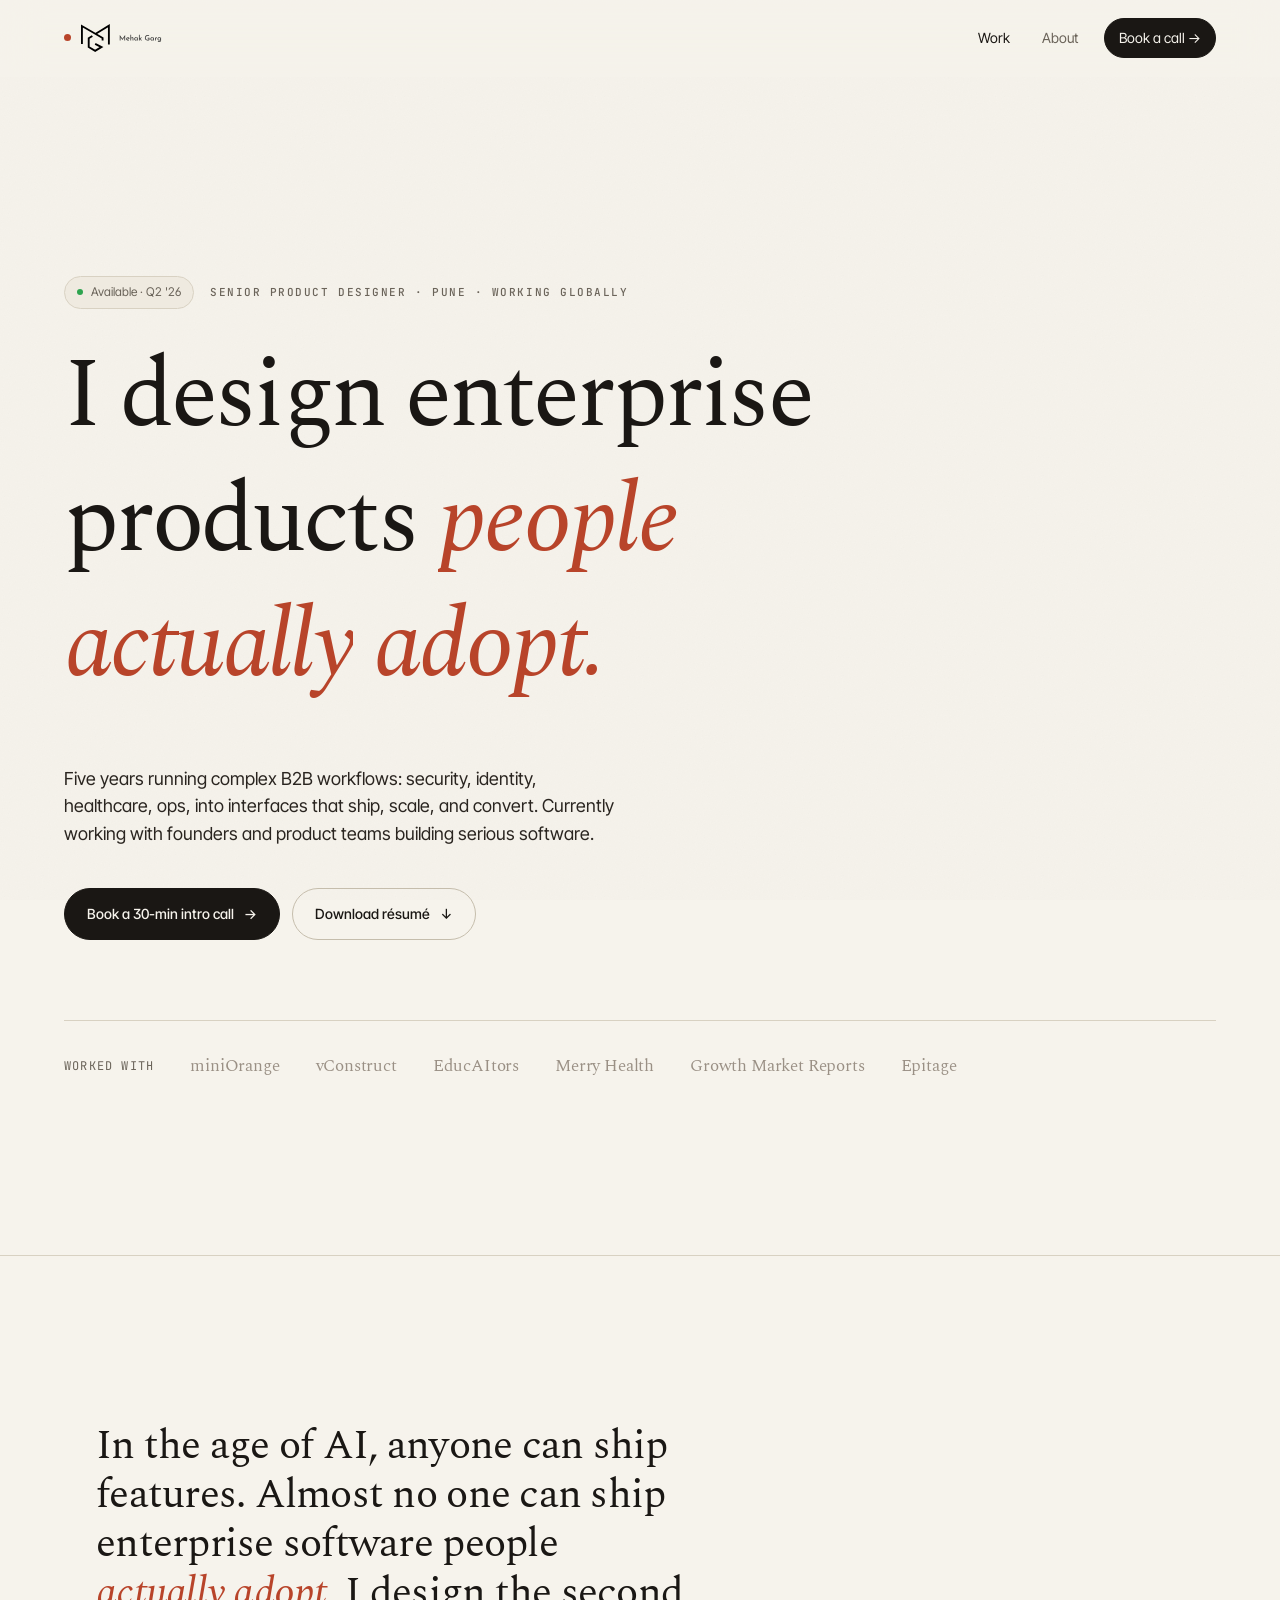
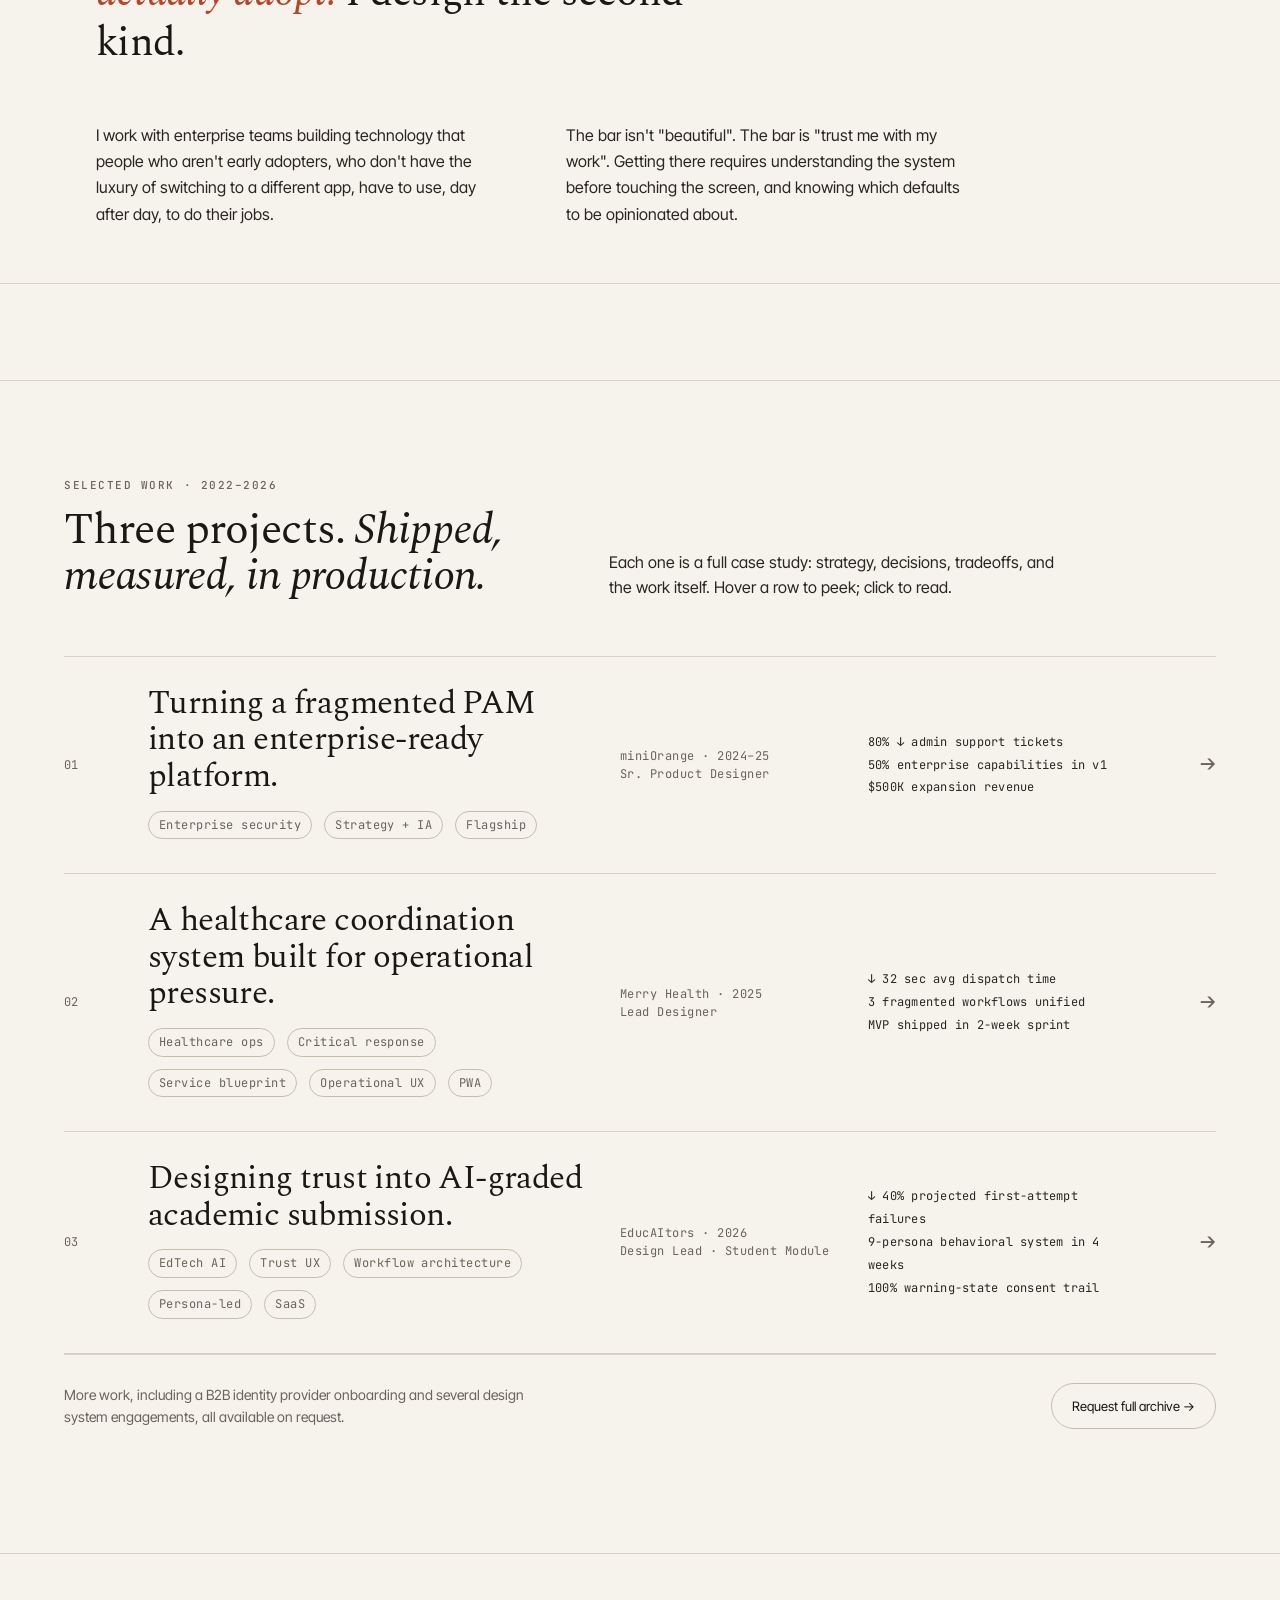
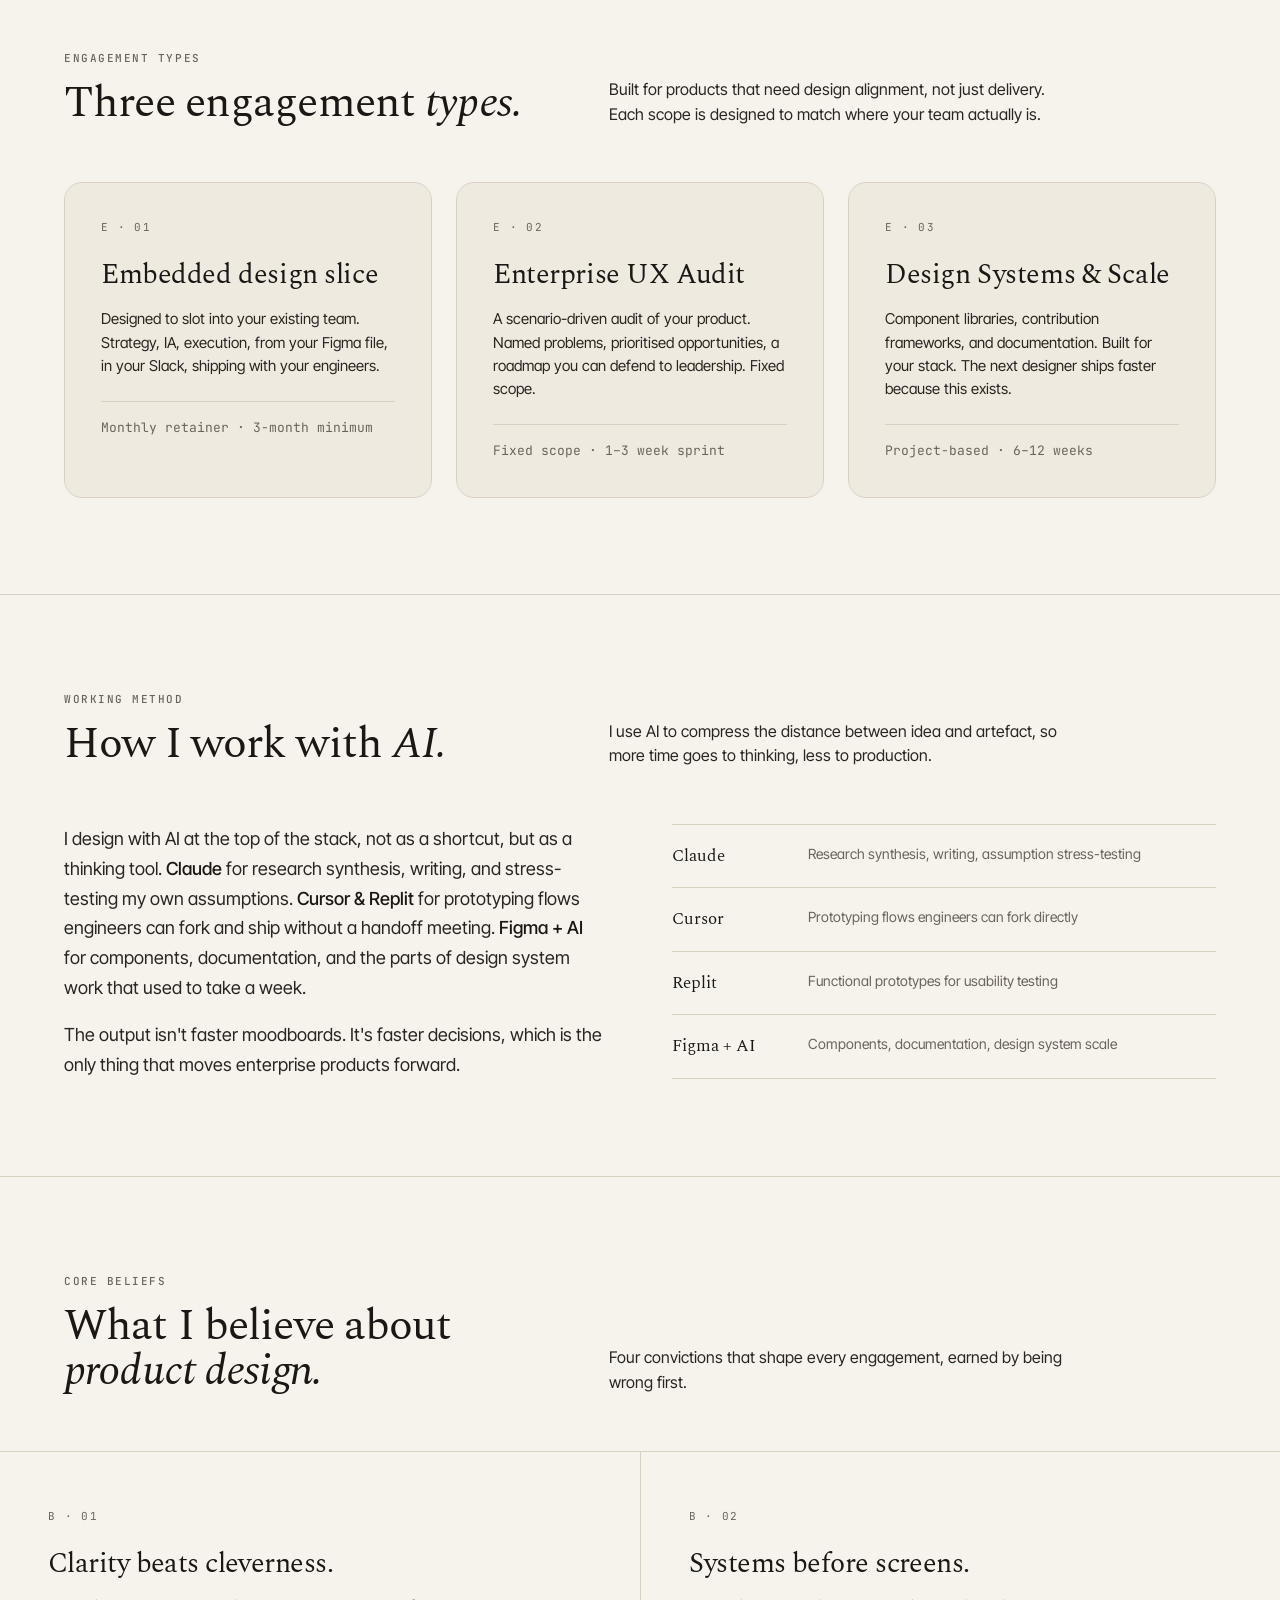
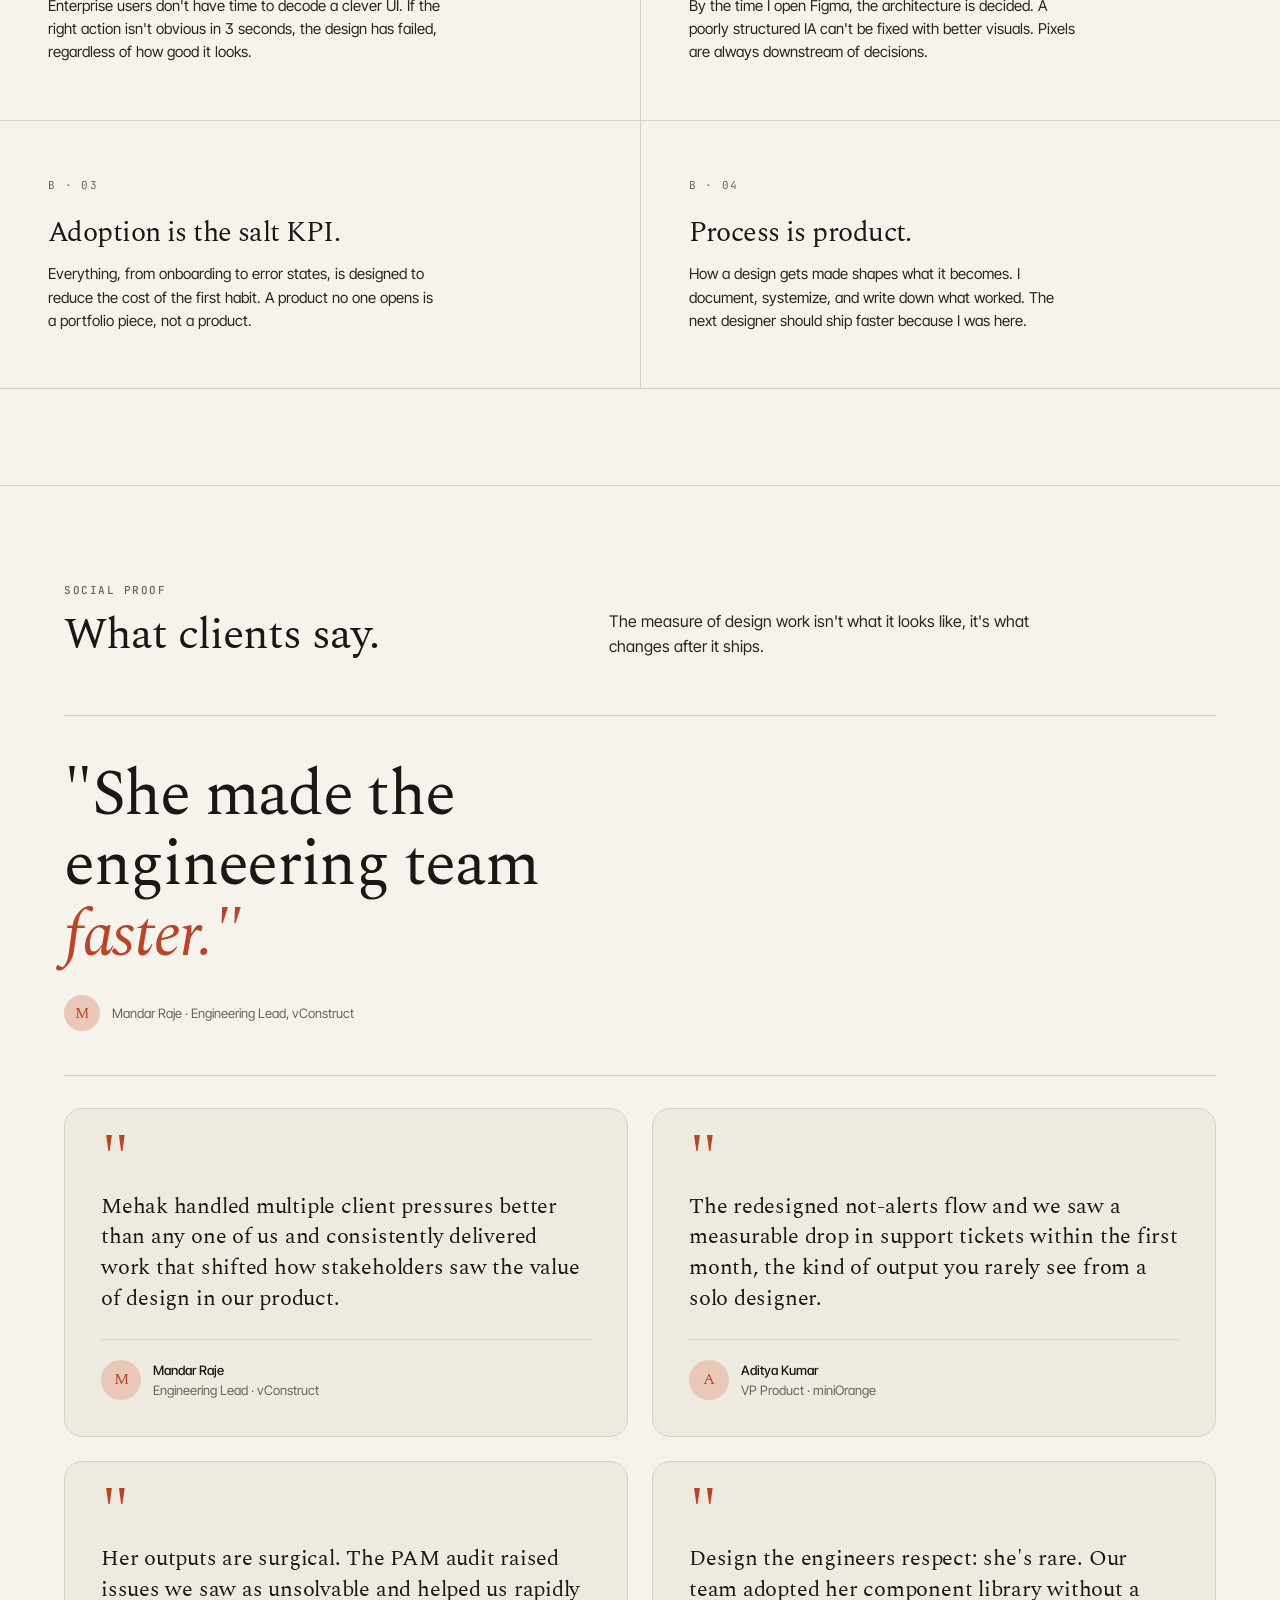
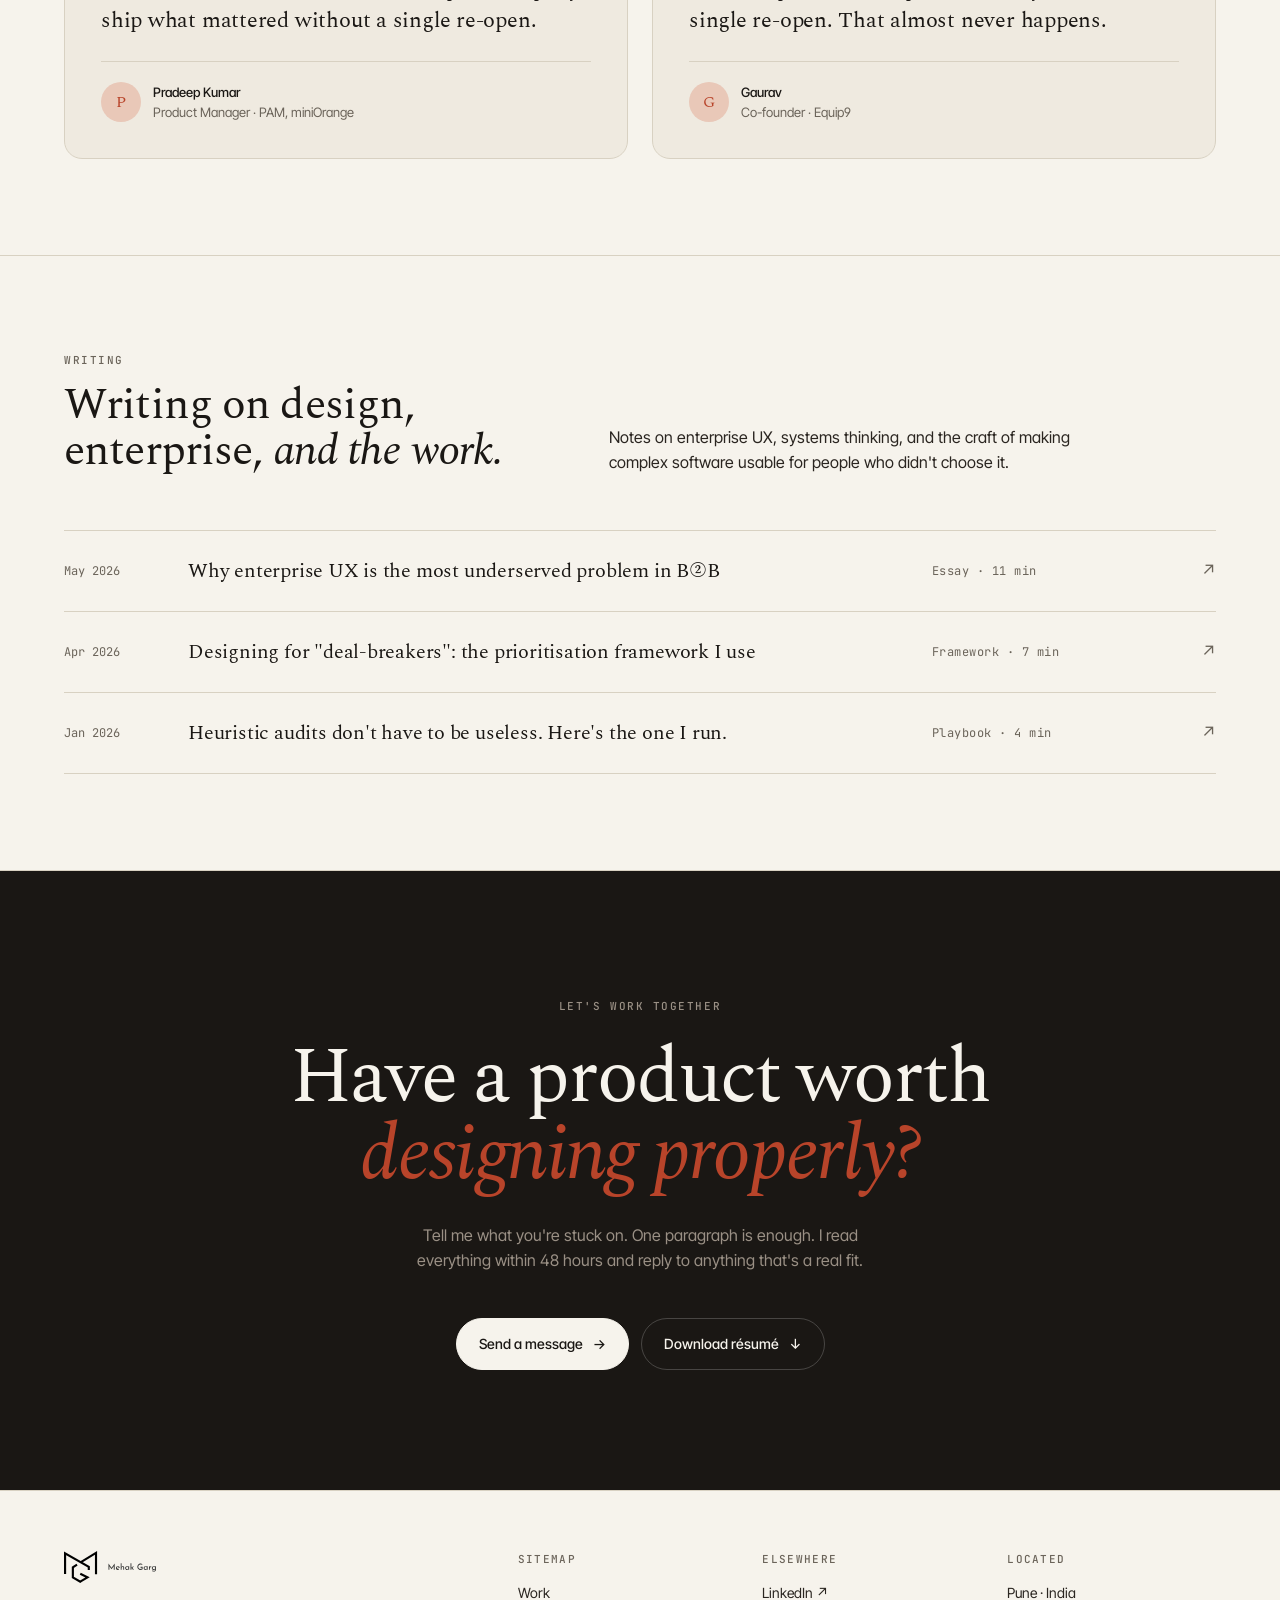
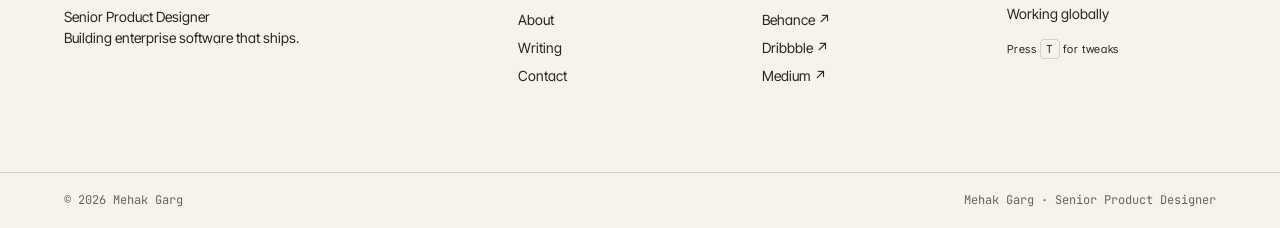
<file: index.html>
<!doctype html>
<html lang="en">
<head>
<meta charset="utf-8" />
<meta name="viewport" content="width=device-width, initial-scale=1" />
<title>Mehak Garg | Senior Product Designer · Enterprise software, shipped.</title>
<link rel="preconnect" href="https://fonts.googleapis.com" />
<link rel="preconnect" href="https://fonts.gstatic.com" crossorigin />
<link href="https://fonts.googleapis.com/css2?family=Spectral:ital,wght@0,300;0,400;0,500;1,400&family=Inter+Tight:wght@400;500;600&family=JetBrains+Mono:wght@400;500&display=swap" rel="stylesheet" />
<link rel="stylesheet" href="styles.css" />
<style>
/* ── Work tiles (revised layout) ── */
.proj {
  grid-template-columns: 56px 1fr 220px 260px 60px;
}
.proj-body { display: flex; flex-direction: column; justify-content: center; }
.proj-body .title { margin-bottom: 12px; }
.proj-tags { display: flex; flex-wrap: wrap; gap: 6px; margin-top: 4px; }

.proj-metrics {
  font-family: var(--mono);
  font-size: 12px;
  color: var(--ink-2);
  line-height: 1.9;
  letter-spacing: 0.02em;
  display: flex;
  flex-direction: column;
  justify-content: center;
}
.proj-metrics span { display: block; }

.proj-read-cta {
  position: absolute;
  left: 28%;
  top: 50%;
  transform: translate(-50%, -50%) scale(0.6);
  width: 88px; height: 88px;
  border-radius: 50%;
  background: var(--accent);
  color: #fff;
  font-family: var(--mono);
  font-size: 9px;
  letter-spacing: 0.1em;
  text-transform: uppercase;
  display: flex; align-items: center; justify-content: center;
  text-align: center;
  line-height: 1.4;
  padding: 12px;
  opacity: 0;
  transition: transform 0.4s var(--ease), opacity 0.35s var(--ease);
  pointer-events: none;
  z-index: 6;
}
.proj:hover .proj-read-cta { opacity: 1; transform: translate(-50%, -50%) scale(1); }
.proj:hover { padding: 40px 0; }
.proj:hover .title { color: var(--accent); }

/* preview dark card */
.proj .preview {
  background: #14110e;
  border-radius: 12px;
  overflow: hidden;
  color: #f4efe5;
  padding: 0;
  width: 300px; height: 200px;
}

/* "More work" bar */
.more-work {
  border-top: 1px solid var(--rule);
  padding: 28px 0;
  display: flex;
  align-items: center;
  justify-content: space-between;
  gap: 24px;
}
.more-work p { font-size: 14px; color: var(--muted); max-width: 60ch; line-height: 1.55; }
.more-work a {
  display: inline-flex; align-items: center; gap: 10px;
  padding: 12px 20px; border-radius: 999px;
  border: 1px solid var(--rule-2);
  font-size: 13px; color: var(--ink); white-space: nowrap;
  transition: border-color 0.2s, transform 0.2s;
  font-family: var(--sans);
}
.more-work a:hover { border-color: var(--ink); transform: translateY(-1px); }

@media (max-width: 1100px) {
  .proj { grid-template-columns: 44px 1fr 44px; }
  .proj .meta-l, .proj .proj-metrics { display: none; }
  .proj-read-cta { left: 50%; }
}
@media (max-width: 800px) {
  .more-work { flex-direction: column; align-items: flex-start; }
}

/* ── AI section ── */
.ai-prose {
  display: grid;
  grid-template-columns: 1fr 1fr;
  gap: 64px;
  align-items: start;
}
.ai-prose .l { font-size: 18px; color: var(--ink-2); line-height: 1.65; }
.ai-prose .l strong { color: var(--ink); font-weight: 500; }
.ai-prose .r { display: flex; flex-direction: column; gap: 0; border-top: 1px solid var(--rule); }
.ai-stack-item {
  padding: 18px 0;
  border-bottom: 1px solid var(--rule);
  display: grid;
  grid-template-columns: 120px 1fr;
  gap: 16px;
  font-size: 14px;
}
.ai-stack-item .tool { font-family: var(--serif); font-size: 17px; color: var(--ink); }
.ai-stack-item .use { color: var(--muted); line-height: 1.5; }
@media (max-width: 900px) {
  .ai-prose { grid-template-columns: 1fr; gap: 32px; }
}

/* ── Testimonials pull quote ── */
.pull-quote {
  border-top: 1px solid var(--rule);
  border-bottom: 1px solid var(--rule);
  padding: 44px 0;
  margin-bottom: 32px;
}
.pull-quote blockquote {
  font-family: var(--serif);
  font-size: clamp(32px, 5vw, 64px);
  line-height: 1.1;
  letter-spacing: -0.02em;
  color: var(--ink);
  max-width: 20ch;
}
.pull-quote blockquote .em { font-style: italic; color: var(--accent); }
.pull-quote .attr {
  margin-top: 24px;
  display: flex; align-items: center; gap: 12px;
}
.pull-quote .attr .avatar {
  width: 36px; height: 36px; border-radius: 50%;
  background: var(--accent-soft);
  color: var(--accent);
  font-family: var(--serif);
  font-size: 15px;
  display: flex; align-items: center; justify-content: center;
}
.pull-quote .attr .who-text { font-size: 13px; color: var(--muted); white-space: nowrap; }

/* ── CTA dark ── */
.cta-dark {
  background: var(--ink);
  color: var(--paper);
  padding: 120px var(--pad-side);
  text-align: center;
}
[data-theme="dark"] .cta-dark { background: var(--paper-2); border-top: 1px solid var(--rule); }
.cta-dark .eyebrow { color: var(--muted-2); }
.cta-dark h2 {
  font-family: var(--serif);
  font-weight: 400;
  font-size: clamp(36px, 6vw, 88px);
  line-height: 1.0;
  letter-spacing: -0.025em;
  margin: 24px auto 0;
  max-width: 18ch;
}
.cta-dark h2 .em { font-style: italic; color: var(--accent); }
.cta-dark p { margin: 28px auto 0; max-width: 52ch; color: var(--muted-2); font-size: 16px; line-height: 1.6; }
.cta-dark .actions { margin-top: 44px; display: flex; gap: 12px; justify-content: center; flex-wrap: wrap; }
.cta-dark .btn { border-color: rgba(255,255,255,0.2); color: var(--paper); }
.cta-dark .btn:hover { border-color: var(--paper); }
.cta-dark .btn.primary { background: var(--paper); color: var(--ink); border-color: var(--paper); }
.cta-dark .btn.primary:hover { background: var(--accent); color: #fff; border-color: var(--accent); }
</style>
</head>
<body>

<div class="scroll-progress"></div>

<nav class="nav">
  <a href="index.html" class="nav-logo" data-cursor="hover">
    <span class="dot"></span>
    <img src="assets/logo.svg" alt="Mehak Garg" />
  </a>
  <div class="nav-links">
    <a href="#work" class="active" data-cursor="hover">Work</a>
    <a href="about.html" data-cursor="hover">About</a>
    <a href="about.html#contact" class="cta" data-cursor="hover">Book a call →</a>
  </div>
</nav>

<!-- 01 Hero -->
<section data-screen-label="01 Hero">
  <div class="wrap">
    <div class="hero">
      <div class="meta">
        <span class="status">
          <span class="live"></span>
          Available · Q2 '26
        </span>
        <span class="eyebrow">Senior Product Designer · Pune · Working globally</span>
      </div>
      <h1 class="display">
        I design enterprise products <span class="em">people actually adopt.</span>
      </h1>
      <p class="lede">
        Five years running complex B2B workflows: security, identity, healthcare, ops, into interfaces that ship, scale, and convert. Currently working with founders and product teams building serious software.
      </p>
      <div class="actions">
        <a href="about.html#contact" class="btn primary" data-cursor="hover">Book a 30-min intro call <span class="arrow">→</span></a>
        <a href="assets/Mehak-Garg-Resume.pdf" download class="btn" data-cursor="hover">Download résumé <span class="arrow">↓</span></a>
      </div>
      <div class="trust">
        <span class="label">Worked with</span>
        <div class="logos">
          <span>miniOrange</span>
          <span>vConstruct</span>
          <span>EducAItors</span>
          <span>Merry Health</span>
          <span>Growth Market Reports</span>
          <span>Epitage</span>
        </div>
      </div>
    </div>
  </div>
</section>

<!-- 02 Thesis -->
<section data-screen-label="02 Thesis">
  <div class="beliefs" style="border-top:none;">
    <div class="belief" style="grid-column: 1 / -1; padding: 56px clamp(20px, 8vw, 96px);">
      <p style="font-family:var(--serif);font-size:clamp(24px,3.2vw,48px);line-height:1.2;letter-spacing:-0.018em;color:var(--ink);max-width:28ch;">
        In the age of AI, anyone can ship features. Almost no one can ship enterprise software people <em style="color:var(--accent);">actually adopt.</em> I design the second kind.
      </p>
      <div style="margin-top:40px;display:grid;grid-template-columns:1fr 1fr;gap:40px;max-width:900px;">
        <p style="font-size:16px;color:var(--ink-2);line-height:1.65;">I work with enterprise teams building technology that people who aren't early adopters, who don't have the luxury of switching to a different app, have to use, day after day, to do their jobs.</p>
        <p style="font-size:16px;color:var(--ink-2);line-height:1.65;">The bar isn't "beautiful". The bar is "trust me with my work". Getting there requires understanding the system before touching the screen, and knowing which defaults to be opinionated about.</p>
      </div>
    </div>
  </div>
</section>

<!-- 03 Work -->
<section id="work" data-screen-label="03 Work">
  <div class="wrap">
    <div class="sec-head">
      <div class="l reveal">
        <span class="eyebrow">Selected work · 2022–2026</span>
        <h2 class="serif">Three projects. <span class="italic">Shipped, measured, in production.</span></h2>
      </div>
      <div class="r reveal">
        <p>Each one is a full case study: strategy, decisions, tradeoffs, and the work itself. Hover a row to peek; click to read.</p>
      </div>
    </div>

    <div class="work">

      <a href="case-pam.html" class="proj reveal" data-cursor="hover">
        <div class="num">01</div>
        <div class="proj-body">
          <div class="title serif">Turning a fragmented PAM into an enterprise-ready platform.</div>
          <div class="proj-tags">
            <span class="tag-pill">Enterprise security</span>
            <span class="tag-pill">Strategy + IA</span>
            <span class="tag-pill">Flagship</span>
          </div>
        </div>
        <div class="meta-l">
          miniOrange · 2024–25<br/>
          Sr. Product Designer
        </div>
        <div class="proj-metrics">
          <span>80% ↓ admin support tickets</span>
          <span>50% enterprise capabilities in v1</span>
          <span>$500K expansion revenue</span>
        </div>
        <div class="arrow-cell">→</div>
        <div class="proj-read-cta">Read<br/>case<br/>study</div>
        <div class="preview">
          <div style="background:#1c1814;padding:10px 12px;border-bottom:1px solid #2a251f;display:flex;align-items:center;gap:8px;">
            <div style="width:7px;height:7px;border-radius:50%;background:#2ea44f;"></div>
            <span style="font-family:var(--mono);font-size:9px;color:#968c7e;letter-spacing:0.06em;">miniOrange · Privileged Access</span>
            <span style="font-family:var(--mono);font-size:9px;color:#6b6359;margin-left:auto;">/dashboard</span>
          </div>
          <div style="padding:12px;">
            <div style="display:grid;grid-template-columns:repeat(4,1fr);gap:4px;margin-bottom:10px;">
              <div style="background:#e07050;border-radius:4px;padding:5px 4px;font-family:var(--mono);font-size:8px;color:#fff;text-align:center;">Assets</div>
              <div style="background:#2a251f;border-radius:4px;padding:5px 4px;font-family:var(--mono);font-size:8px;color:#6b6359;text-align:center;">Users</div>
              <div style="background:#2a251f;border-radius:4px;padding:5px 4px;font-family:var(--mono);font-size:8px;color:#6b6359;text-align:center;">Policy</div>
              <div style="background:#2a251f;border-radius:4px;padding:5px 4px;font-family:var(--mono);font-size:8px;color:#6b6359;text-align:center;">Audit</div>
            </div>
            <div style="font-family:var(--serif);font-size:22px;color:#f4efe5;letter-spacing:-0.01em;">1,375 <span style="font-family:var(--mono);font-size:10px;color:#6b6359;letter-spacing:0.06em;">total assets</span></div>
            <div style="display:grid;grid-template-columns:repeat(5,1fr);gap:3px;margin:10px 0;">
              <div style="height:28px;background:#e07050;border-radius:3px;"></div>
              <div style="height:28px;background:#c45a3a;border-radius:3px;"></div>
              <div style="height:28px;background:#a84530;border-radius:3px;"></div>
              <div style="height:28px;background:#8b3525;border-radius:3px;"></div>
              <div style="height:28px;background:#6e281c;border-radius:3px;"></div>
            </div>
            <div style="font-family:var(--mono);font-size:8px;color:#6b6359;letter-spacing:0.04em;">Active 513 · Inactive 741 · Offline 121</div>
          </div>
        </div>
      </a>

      <a href="case-merry.html" class="proj reveal" data-cursor="hover">
        <div class="num">02</div>
        <div class="proj-body">
          <div class="title serif">A healthcare coordination system built for operational pressure.</div>
          <div class="proj-tags">
            <span class="tag-pill">Healthcare ops</span>
            <span class="tag-pill">Critical response</span>
            <span class="tag-pill">Service blueprint</span>
            <span class="tag-pill">Operational UX</span>
            <span class="tag-pill">PWA</span>
          </div>
        </div>
        <div class="meta-l">
          Merry Health · 2025<br/>
          Lead Designer
        </div>
        <div class="proj-metrics">
          <span>↓ 32 sec avg dispatch time</span>
          <span>3 fragmented workflows unified</span>
          <span>MVP shipped in 2-week sprint</span>
        </div>
        <div class="arrow-cell">→</div>
        <div class="proj-read-cta">Read<br/>case<br/>study</div>
        <div class="preview">
          <div style="background:#ef4444;padding:8px 12px;display:flex;align-items:center;justify-content:space-between;">
            <div style="display:flex;align-items:center;gap:7px;">
              <div style="width:7px;height:7px;border-radius:50%;background:#fff;"></div>
              <span style="font-family:var(--mono);font-size:8px;color:#fff;letter-spacing:0.08em;font-weight:600;">CODE 1 · ACTIVE INCIDENT</span>
            </div>
            <span style="font-family:var(--mono);font-size:10px;color:#fff;">02:14</span>
          </div>
          <div style="padding:12px 14px;">
            <div style="display:flex;align-items:baseline;justify-content:space-between;margin-bottom:10px;">
              <div>
                <div style="font-family:var(--serif);font-size:15px;color:#f4efe5;letter-spacing:-0.01em;">Cardiac · 47M</div>
                <div style="font-family:var(--mono);font-size:8px;color:#6b6359;margin-top:2px;">5th &amp; Vine, Cincinnati</div>
              </div>
              <span style="font-family:var(--mono);font-size:8px;color:#6b6359;letter-spacing:0.06em;text-transform:uppercase;">DISPATCH</span>
            </div>
            <div style="display:flex;flex-direction:column;gap:5px;margin-bottom:12px;">
              <div style="display:flex;align-items:center;gap:8px;">
                <div style="width:7px;height:7px;border-radius:50%;background:#2ea44f;flex-shrink:0;"></div>
                <span style="font-family:var(--mono);font-size:9px;color:#e6dfd2;">Unit 14 · 4 min</span>
              </div>
              <div style="display:flex;align-items:center;gap:8px;">
                <div style="width:7px;height:7px;border-radius:50%;background:#f59e0b;flex-shrink:0;"></div>
                <span style="font-family:var(--mono);font-size:9px;color:#968c7e;">Unit 22 · 7 min</span>
              </div>
              <div style="display:flex;align-items:center;gap:8px;">
                <div style="width:7px;height:7px;border-radius:50%;background:#6b6359;flex-shrink:0;"></div>
                <span style="font-family:var(--mono);font-size:9px;color:#6b6359;">Unit 09 · 11 min</span>
              </div>
            </div>
            <button style="width:100%;padding:8px;background:#e07050;border:none;border-radius:6px;font-family:var(--mono);font-size:9px;color:#fff;letter-spacing:0.06em;cursor:default;">Send 14 →</button>
          </div>
        </div>
      </a>

      <a href="case-educaitors.html" class="proj reveal" data-cursor="hover">
        <div class="num">03</div>
        <div class="proj-body">
          <div class="title serif">Designing trust into AI-graded academic submission.</div>
          <div class="proj-tags">
            <span class="tag-pill">EdTech AI</span>
            <span class="tag-pill">Trust UX</span>
            <span class="tag-pill">Workflow architecture</span>
            <span class="tag-pill">Persona-led</span>
            <span class="tag-pill">SaaS</span>
          </div>
        </div>
        <div class="meta-l">
          EducAItors · 2026<br/>
          Design Lead · Student Module
        </div>
        <div class="proj-metrics">
          <span>↓ 40% projected first-attempt failures</span>
          <span>9-persona behavioral system in 4 weeks</span>
          <span>100% warning-state consent trail</span>
        </div>
        <div class="arrow-cell">→</div>
        <div class="proj-read-cta">Read<br/>case<br/>study</div>
        <div class="preview">
          <div style="background:#1c1814;padding:8px 12px;border-bottom:1px solid #2a251f;display:flex;align-items:center;justify-content:space-between;">
            <div style="display:flex;align-items:center;gap:7px;">
              <div style="width:7px;height:7px;border-radius:50%;background:#e07050;"></div>
              <span style="font-family:var(--mono);font-size:8px;color:#968c7e;letter-spacing:0.06em;">EDUCAITORS · STUDENT MODULE</span>
            </div>
            <span style="font-family:var(--mono);font-size:8px;color:#6b6359;">/analysis</span>
          </div>
          <div style="padding:12px 14px;">
            <div style="font-family:var(--mono);font-size:8px;color:#e07050;letter-spacing:0.08em;margin-bottom:4px;">ANALYSIS REPORT · RIYA SHARMA</div>
            <div style="font-family:var(--serif);font-size:15px;color:#f4efe5;margin-bottom:12px;">Ready with <em style="color:#f59e0b;">warnings.</em></div>
            <div style="display:flex;flex-direction:column;gap:5px;margin-bottom:12px;">
              <div style="display:flex;align-items:center;gap:8px;">
                <div style="width:7px;height:7px;border-radius:50%;background:#f59e0b;flex-shrink:0;"></div>
                <span style="font-family:var(--mono);font-size:8px;color:#968c7e;">Criterion 02 · Evidence completeness</span>
              </div>
              <div style="display:flex;align-items:center;gap:8px;">
                <div style="width:7px;height:7px;border-radius:50%;background:#f59e0b;flex-shrink:0;"></div>
                <span style="font-family:var(--mono);font-size:8px;color:#968c7e;">Criterion 05 · Citation format</span>
              </div>
              <div style="display:flex;align-items:center;gap:8px;">
                <div style="width:7px;height:7px;border-radius:50%;background:#2ea44f;flex-shrink:0;"></div>
                <span style="font-family:var(--mono);font-size:8px;color:#6b6359;">Criterion 07 · OCR clean</span>
              </div>
            </div>
            <div style="display:grid;grid-template-columns:1fr 1fr;gap:6px;">
              <button style="padding:7px;background:#e07050;border:none;border-radius:5px;font-family:var(--mono);font-size:8px;color:#fff;cursor:default;">Fix the issue</button>
              <button style="padding:7px;background:transparent;border:1px solid #3a342c;border-radius:5px;font-family:var(--mono);font-size:8px;color:#968c7e;cursor:default;">Proceed &amp; acknowledge</button>
            </div>
          </div>
        </div>
      </a>

    </div>

    <div class="more-work reveal">
      <p>More work, including a B2B identity provider onboarding and several design system engagements, all available on request.</p>
      <a href="about.html#contact" data-cursor="hover">Request full archive →</a>
    </div>
  </div>
</section>

<!-- 04 Engagements -->
<section data-screen-label="04 Engagements">
  <div class="wrap">
    <div class="sec-head">
      <div class="l reveal">
        <span class="eyebrow">Engagement types</span>
        <h2 class="serif">Three engagement <span class="italic">types.</span></h2>
      </div>
      <div class="r reveal">
        <p>Built for products that need design alignment, not just delivery. Each scope is designed to match where your team actually is.</p>
      </div>
    </div>

    <div class="cards reveal-stagger">
      <div class="card">
        <div class="num">E · 01</div>
        <h3 class="serif">Embedded design slice</h3>
        <p>Designed to slot into your existing team. Strategy, IA, execution, from your Figma file, in your Slack, shipping with your engineers.</p>
        <div class="when">Monthly retainer · 3-month minimum</div>
      </div>
      <div class="card">
        <div class="num">E · 02</div>
        <h3 class="serif">Enterprise UX Audit</h3>
        <p>A scenario-driven audit of your product. Named problems, prioritised opportunities, a roadmap you can defend to leadership. Fixed scope.</p>
        <div class="when">Fixed scope · 1–3 week sprint</div>
      </div>
      <div class="card">
        <div class="num">E · 03</div>
        <h3 class="serif">Design Systems &amp; Scale</h3>
        <p>Component libraries, contribution frameworks, and documentation. Built for your stack. The next designer ships faster because this exists.</p>
        <div class="when">Project-based · 6–12 weeks</div>
      </div>
    </div>
  </div>
</section>

<!-- 05 How I work with AI -->
<section data-screen-label="05 AI workflow">
  <div class="wrap">
    <div class="sec-head">
      <div class="l reveal">
        <span class="eyebrow">Working method</span>
        <h2 class="serif">How I work with <span class="italic">AI.</span></h2>
      </div>
      <div class="r reveal">
        <p>I use AI to compress the distance between idea and artefact, so more time goes to thinking, less to production.</p>
      </div>
    </div>

    <div class="ai-prose reveal">
      <div class="l">
        <p>I design with AI at the top of the stack, not as a shortcut, but as a thinking tool. <strong>Claude</strong> for research synthesis, writing, and stress-testing my own assumptions. <strong>Cursor &amp; Replit</strong> for prototyping flows engineers can fork and ship without a handoff meeting. <strong>Figma + AI</strong> for components, documentation, and the parts of design system work that used to take a week.</p>
        <p style="margin-top:18px;">The output isn't faster moodboards. It's faster decisions, which is the only thing that moves enterprise products forward.</p>
      </div>
      <div class="r">
        <div class="ai-stack-item">
          <div class="tool">Claude</div>
          <div class="use">Research synthesis, writing, assumption stress-testing</div>
        </div>
        <div class="ai-stack-item">
          <div class="tool">Cursor</div>
          <div class="use">Prototyping flows engineers can fork directly</div>
        </div>
        <div class="ai-stack-item">
          <div class="tool">Replit</div>
          <div class="use">Functional prototypes for usability testing</div>
        </div>
        <div class="ai-stack-item">
          <div class="tool">Figma + AI</div>
          <div class="use">Components, documentation, design system scale</div>
        </div>
      </div>
    </div>
  </div>
</section>

<!-- 06 Beliefs -->
<section data-screen-label="06 Beliefs">
  <div class="wrap">
    <div class="sec-head">
      <div class="l reveal">
        <span class="eyebrow">Core beliefs</span>
        <h2 class="serif">What I believe about <span class="italic">product design.</span></h2>
      </div>
      <div class="r reveal">
        <p>Four convictions that shape every engagement, earned by being wrong first.</p>
      </div>
    </div>
  </div>
  <div class="beliefs reveal-stagger">
    <div class="belief">
      <div class="num">B · 01</div>
      <h4 class="serif">Clarity beats cleverness.</h4>
      <p>Enterprise users don't have time to decode a clever UI. If the right action isn't obvious in 3 seconds, the design has failed, regardless of how good it looks.</p>
    </div>
    <div class="belief">
      <div class="num">B · 02</div>
      <h4 class="serif">Systems before screens.</h4>
      <p>By the time I open Figma, the architecture is decided. A poorly structured IA can't be fixed with better visuals. Pixels are always downstream of decisions.</p>
    </div>
    <div class="belief">
      <div class="num">B · 03</div>
      <h4 class="serif">Adoption is the salt KPI.</h4>
      <p>Everything, from onboarding to error states, is designed to reduce the cost of the first habit. A product no one opens is a portfolio piece, not a product.</p>
    </div>
    <div class="belief">
      <div class="num">B · 04</div>
      <h4 class="serif">Process is product.</h4>
      <p>How a design gets made shapes what it becomes. I document, systemize, and write down what worked. The next designer should ship faster because I was here.</p>
    </div>
  </div>
</section>

<!-- 07 Testimonials -->
<section data-screen-label="07 Testimonials">
  <div class="wrap">
    <div class="sec-head">
      <div class="l reveal">
        <span class="eyebrow">Social proof</span>
        <h2 class="serif">What clients say.</h2>
      </div>
      <div class="r reveal">
        <p>The measure of design work isn't what it looks like, it's what changes after it ships.</p>
      </div>
    </div>

    <div class="pull-quote reveal">
      <blockquote>"She made the engineering team <span class="em">faster."</span></blockquote>
      <div class="attr">
        <div class="avatar">M</div>
        <div class="who-text">Mandar Raje · Engineering Lead, vConstruct</div>
      </div>
    </div>

    <div class="quotes reveal-stagger">
      <div class="quote">
        <div class="mark">"</div>
        <blockquote>Mehak handled multiple client pressures better than any one of us and consistently delivered work that shifted how stakeholders saw the value of design in our product.</blockquote>
        <div class="who">
          <div class="avatar">M</div>
          <div class="who-text">
            <div class="name">Mandar Raje</div>
            <div class="role">Engineering Lead · vConstruct</div>
          </div>
        </div>
      </div>
      <div class="quote">
        <div class="mark">"</div>
        <blockquote>The redesigned not-alerts flow and we saw a measurable drop in support tickets within the first month, the kind of output you rarely see from a solo designer.</blockquote>
        <div class="who">
          <div class="avatar">A</div>
          <div class="who-text">
            <div class="name">Aditya Kumar</div>
            <div class="role">VP Product · miniOrange</div>
          </div>
        </div>
      </div>
      <div class="quote">
        <div class="mark">"</div>
        <blockquote>Her outputs are surgical. The PAM audit raised issues we saw as unsolvable and helped us rapidly ship what mattered without a single re-open.</blockquote>
        <div class="who">
          <div class="avatar">P</div>
          <div class="who-text">
            <div class="name">Pradeep Kumar</div>
            <div class="role">Product Manager · PAM, miniOrange</div>
          </div>
        </div>
      </div>
      <div class="quote">
        <div class="mark">"</div>
        <blockquote>Design the engineers respect: she's rare. Our team adopted her component library without a single re-open. That almost never happens.</blockquote>
        <div class="who">
          <div class="avatar">G</div>
          <div class="who-text">
            <div class="name">Gaurav</div>
            <div class="role">Co-founder · Equip9</div>
          </div>
        </div>
      </div>
    </div>
  </div>
</section>

<!-- 08 Writing -->
<section id="writing" data-screen-label="08 Writing">
  <div class="wrap">
    <div class="sec-head">
      <div class="l reveal">
        <span class="eyebrow">Writing</span>
        <h2 class="serif">Writing on design, enterprise, <span class="italic">and the work.</span></h2>
      </div>
      <div class="r reveal">
        <p>Notes on enterprise UX, systems thinking, and the craft of making complex software usable for people who didn't choose it.</p>
      </div>
    </div>

    <div class="writing">
      <div class="write reveal">
        <div class="date">May 2026</div>
        <div class="t serif">Why enterprise UX is the most underserved problem in B2B</div>
        <div class="tag">Essay · 11 min</div>
        <div class="a">↗</div>
      </div>
      <div class="write reveal">
        <div class="date">Apr 2026</div>
        <div class="t serif">Designing for "deal-breakers": the prioritisation framework I use</div>
        <div class="tag">Framework · 7 min</div>
        <div class="a">↗</div>
      </div>
      <div class="write reveal">
        <div class="date">Jan 2026</div>
        <div class="t serif">Heuristic audits don't have to be useless. Here's the one I run.</div>
        <div class="tag">Playbook · 4 min</div>
        <div class="a">↗</div>
      </div>
    </div>
  </div>
</section>

<!-- 09 CTA -->
<section data-screen-label="09 CTA" style="padding:0">
  <div class="cta-dark">
    <span class="eyebrow">Let's work together</span>
    <h2>Have a product worth <span class="em">designing properly?</span></h2>
    <p>Tell me what you're stuck on. One paragraph is enough. I read everything within 48 hours and reply to anything that's a real fit.</p>
    <div class="actions">
      <a href="about.html#contact" class="btn primary" data-cursor="hover">Send a message <span class="arrow">→</span></a>
      <a href="assets/Mehak-Garg-Resume.pdf" download class="btn" data-cursor="hover">Download résumé <span class="arrow">↓</span></a>
    </div>
  </div>
</section>

<footer>
  <div class="foot">
    <div class="col">
      <div class="name" style="margin-bottom:12px;">
        <img src="assets/logo.svg" alt="Mehak Garg" style="height:32px;width:auto;" />
      </div>
      <p class="meta">Senior Product Designer<br/>Building enterprise software that ships.</p>
    </div>
    <div class="col">
      <h5>Sitemap</h5>
      <a href="#work">Work</a>
      <a href="about.html">About</a>
      <a href="#writing">Writing</a>
      <a href="about.html#contact">Contact</a>
    </div>
    <div class="col">
      <h5>Elsewhere</h5>
      <a href="https://www.linkedin.com/in/mehakrajeshgarg/" target="_blank" rel="noopener">LinkedIn ↗</a>
      <a href="https://www.behance.net/mehakgarg5" target="_blank" rel="noopener">Behance ↗</a>
      <a href="https://dribbble.com/mehakkg" target="_blank" rel="noopener">Dribbble ↗</a>
      <a href="https://medium.com/@mehakrgarg" target="_blank" rel="noopener">Medium ↗</a>
    </div>
    <div class="col">
      <h5>Located</h5>
      <p class="meta">Pune · India<br/>Working globally</p>
      <p class="meta" style="margin-top:16px;font-size:11px;letter-spacing:0.06em;">Press <kbd style="font-family:var(--mono);padding:2px 5px;border:1px solid var(--rule);border-radius:4px;">T</kbd> for tweaks</p>
    </div>
  </div>
  <div class="foot-bottom">
    <span>© 2026 Mehak Garg</span>
    <span>Mehak Garg · Senior Product Designer</span>
  </div>
</footer>

<script src="app.js"></script>
</body>
</html>
</file>
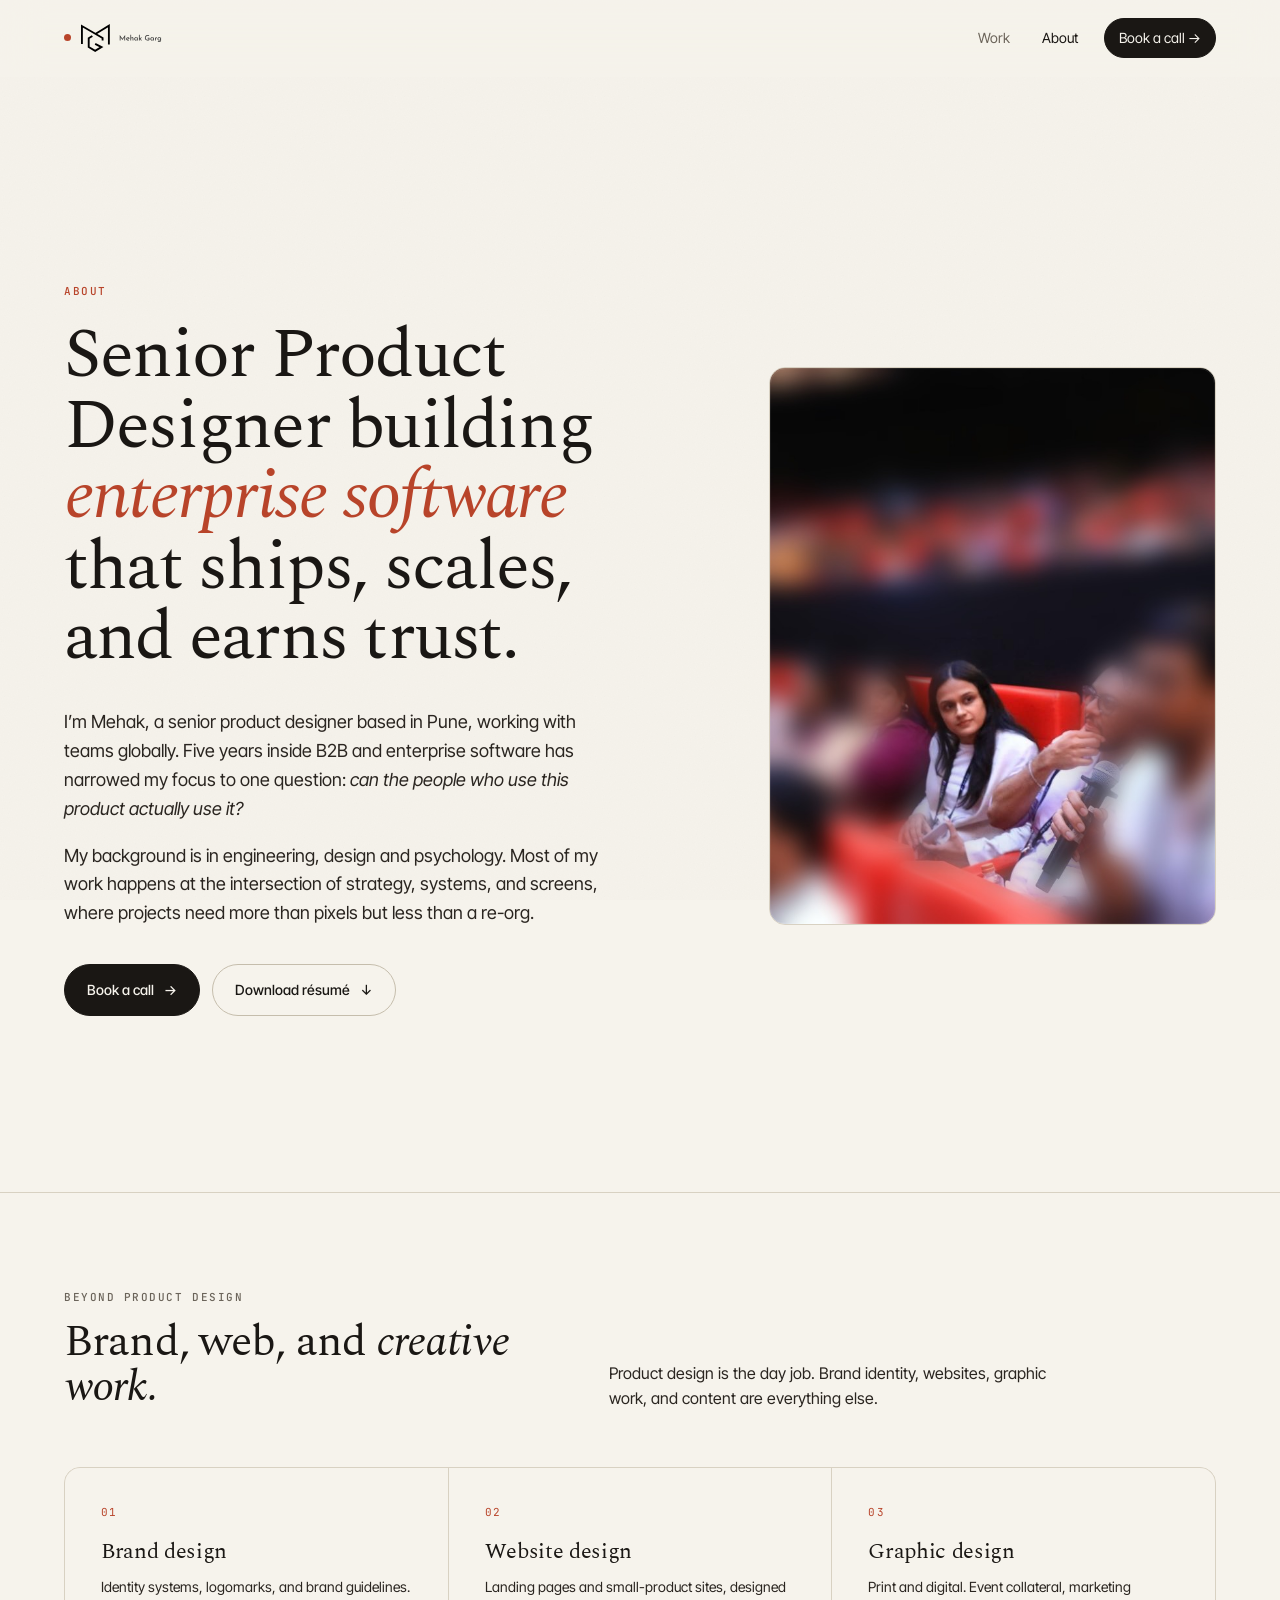
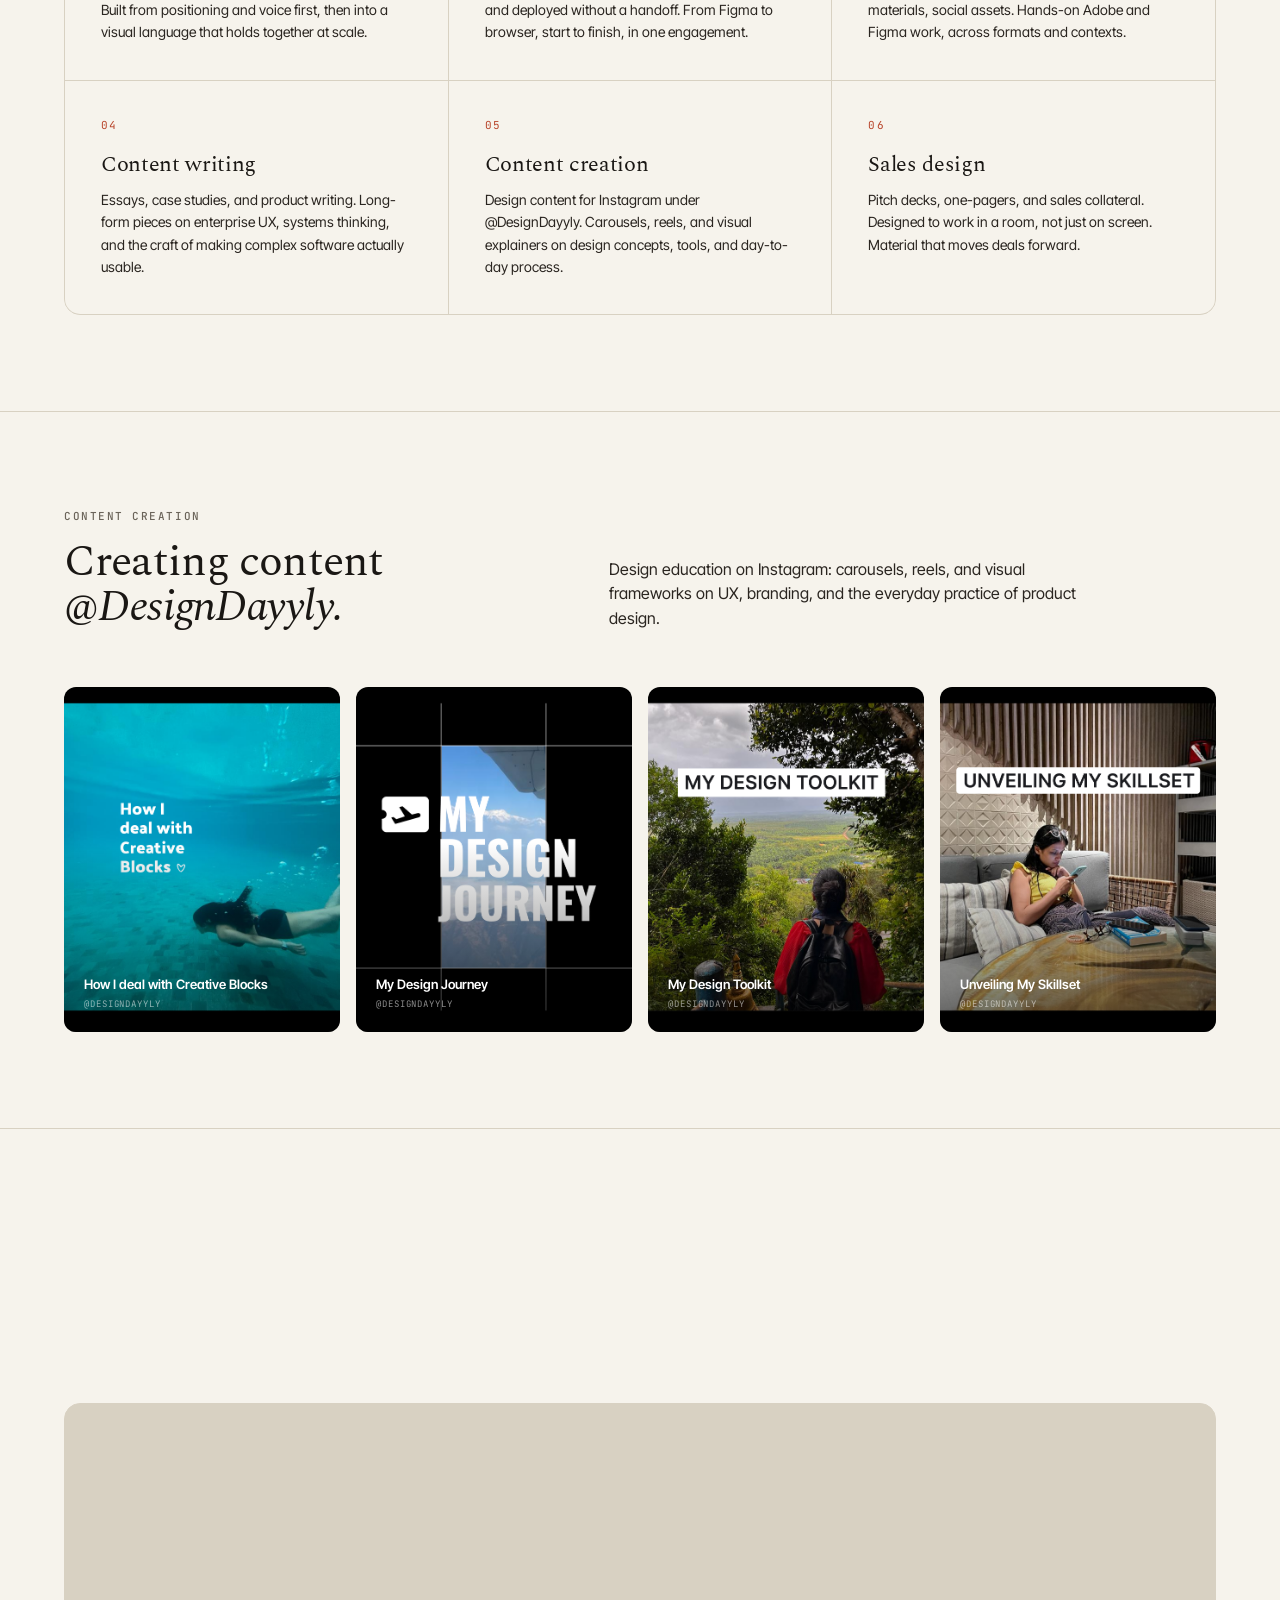
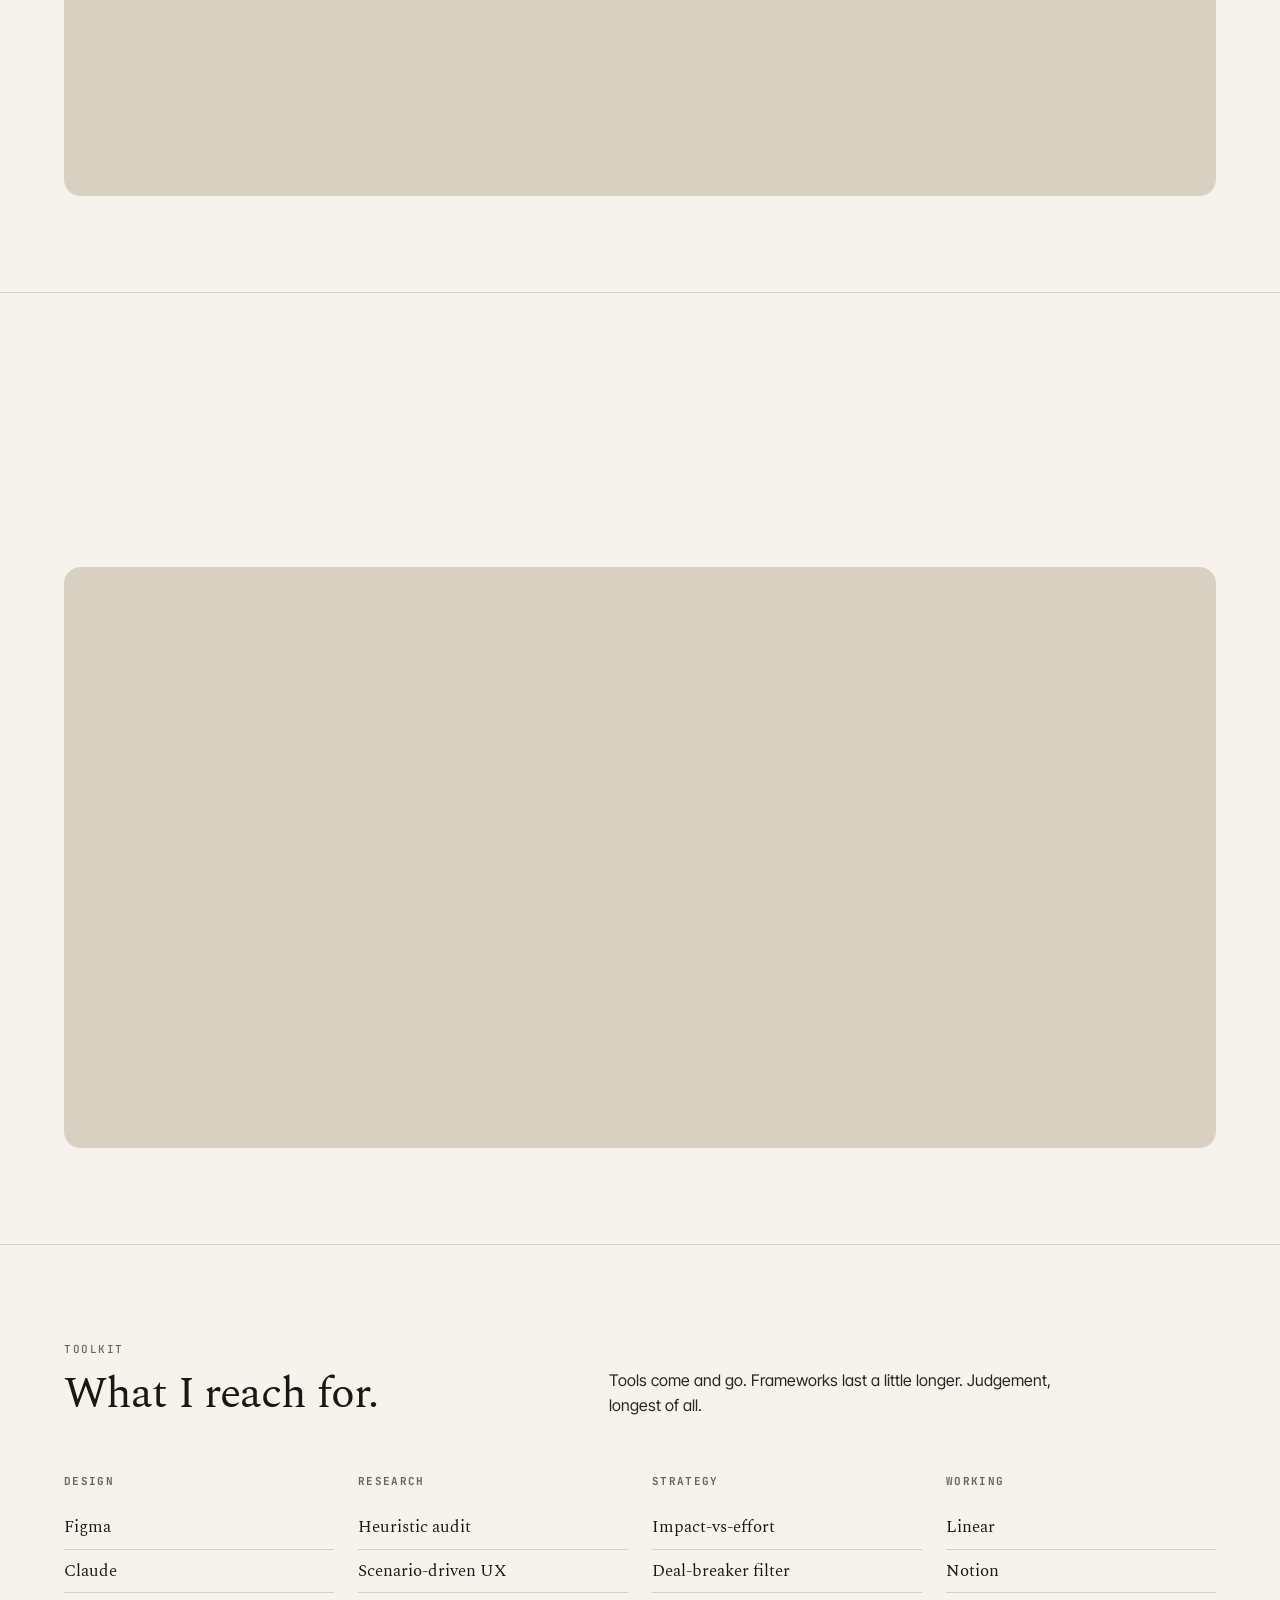
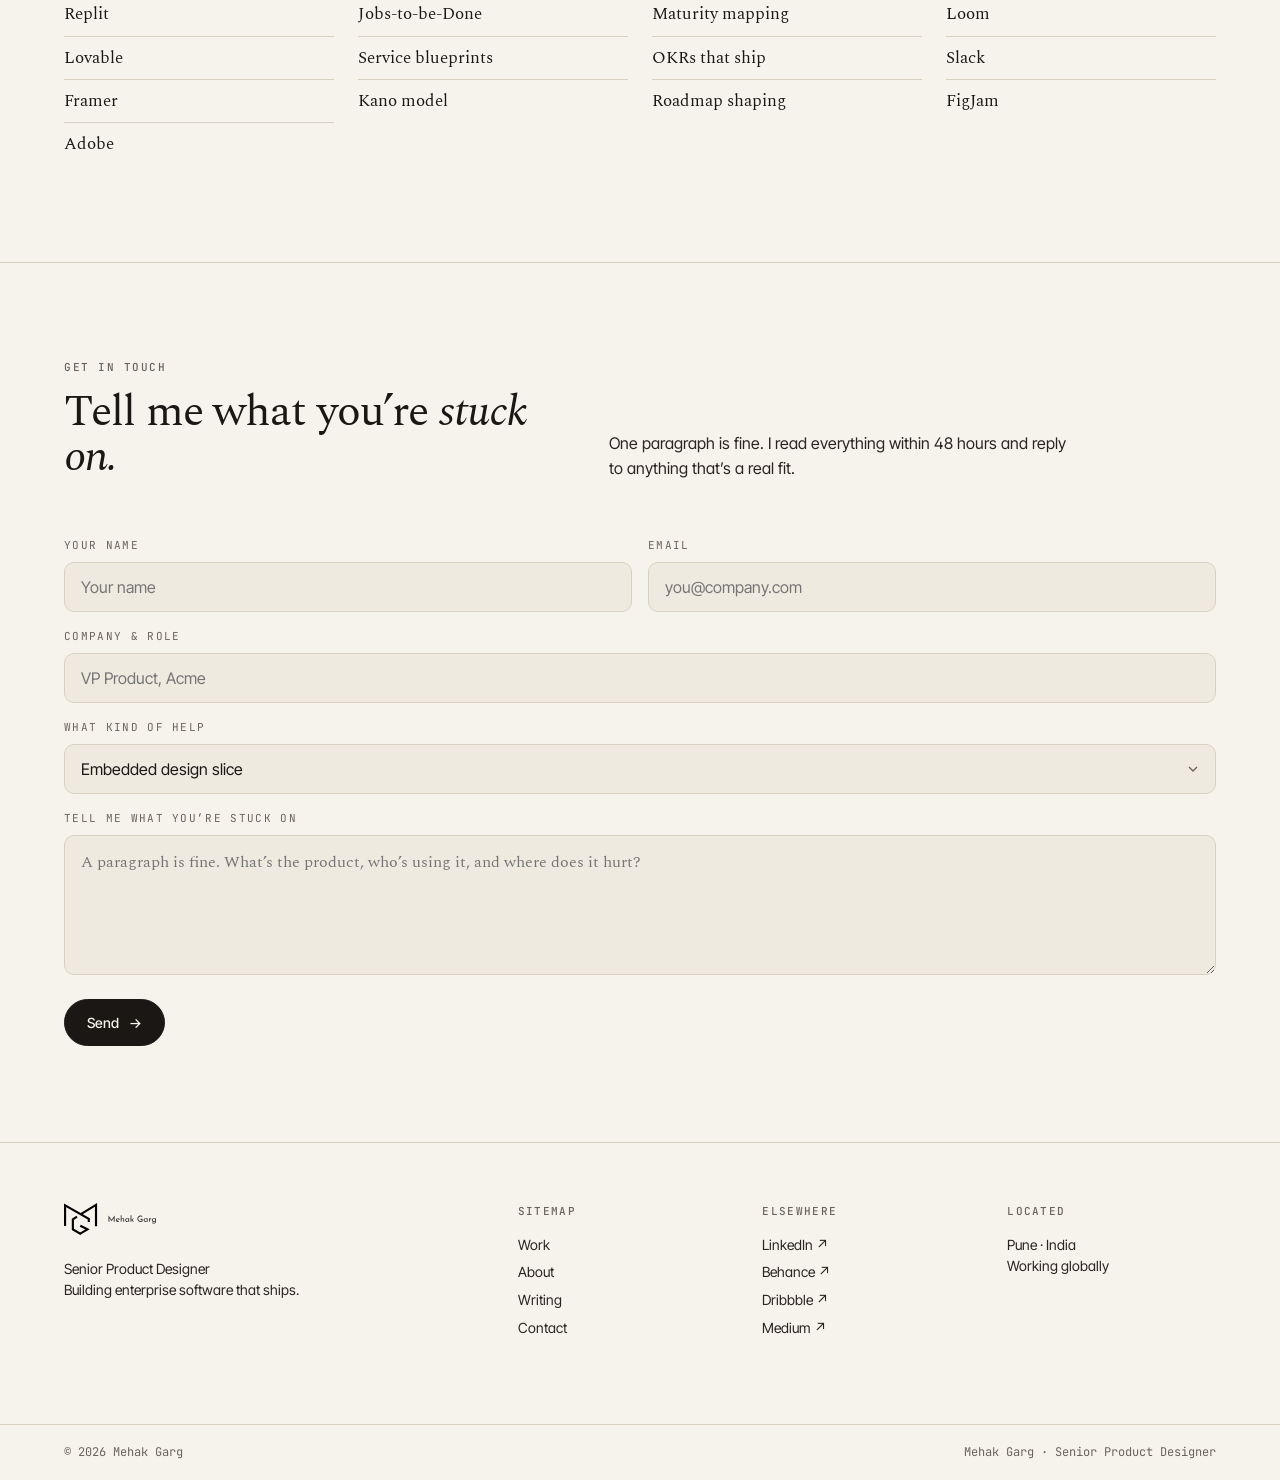
<file: about.html>
<!doctype html>
<html lang="en">
<head>
<meta charset="utf-8" />
<meta name="viewport" content="width=device-width, initial-scale=1" />
<title>About | Mehak Garg</title>
<link rel="preconnect" href="https://fonts.googleapis.com" />
<link rel="preconnect" href="https://fonts.gstatic.com" crossorigin />
<link href="https://fonts.googleapis.com/css2?family=Spectral:ital,wght@0,300;0,400;0,500;1,400&family=Inter+Tight:wght@400;500;600&family=JetBrains+Mono:wght@400;500&display=swap" rel="stylesheet" />
<link rel="stylesheet" href="styles.css" />
<style>
  /* ── About hero ── */
  .about-hero {
    padding-top: 180px;
    padding-bottom: 80px;
    display: grid;
    grid-template-columns: 1.4fr 1fr;
    gap: 80px;
    align-items: center;
  }
  .about-hero h1 {
    font-family: var(--serif);
    font-weight: 400;
    font-size: clamp(40px, 5.5vw, 84px);
    line-height: 1.0;
    letter-spacing: -0.025em;
  }
  .about-hero h1 .em {
    font-style: italic;
    color: var(--accent);
  }
  .about-hero .photo {
    aspect-ratio: 4/5;
    background: var(--paper-2);
    border: 1px solid var(--rule);
    border-radius: 16px;
    overflow: hidden;
    position: relative;
  }
  .about-hero .photo::after {
    content: "";
    position: absolute;
    inset: 0;
    border: 1px solid rgba(255,255,255,0.08);
    border-radius: 16px;
    pointer-events: none;
  }
  @media (max-width: 800px) {
    .about-hero { grid-template-columns: 1fr; gap: 40px; }
  }

  /* ── Timeline ── */
  .timeline {
    display: flex;
    flex-direction: column;
    border-top: 1px solid var(--rule);
    margin-top: 48px;
  }
  .tl-row {
    display: grid;
    grid-template-columns: 120px 200px 1fr 1fr;
    gap: 32px;
    padding: 24px 0;
    border-bottom: 1px solid var(--rule);
    align-items: baseline;
  }
  .tl-row .yr {
    font-family: var(--mono);
    font-size: 13px;
    color: var(--accent);
    letter-spacing: 0.06em;
  }
  .tl-row .role {
    font-family: var(--serif);
    font-size: 18px;
    letter-spacing: -0.005em;
  }
  .tl-row .where {
    color: var(--muted);
    font-size: 14px;
  }
  .tl-row .what {
    color: var(--ink-2);
    font-size: 14px;
    line-height: 1.55;
  }
  @media (max-width: 800px) {
    .tl-row { grid-template-columns: 1fr; gap: 6px; }
  }

  /* ── Principles grid ── */
  .principles-grid {
    display: grid;
    grid-template-columns: 1fr 1fr;
    gap: 1px;
    background: var(--rule);
    border: 1px solid var(--rule);
    border-radius: 16px;
    overflow: hidden;
  }
  .principle {
    background: var(--paper);
    padding: 36px;
  }
  .principle .num {
    font-family: var(--mono);
    font-size: 11px;
    color: var(--accent);
    letter-spacing: 0.12em;
  }
  .principle h4 {
    font-family: var(--serif);
    font-size: 26px;
    font-weight: 400;
    letter-spacing: -0.015em;
    margin: 18px 0 10px;
    line-height: 1.1;
  }
  .principle p {
    font-size: 15px;
    color: var(--ink-2);
    line-height: 1.55;
  }
  @media (max-width: 800px) {
    .principles-grid { grid-template-columns: 1fr; }
  }

  /* ── Toolkit ── */
  .toolkit {
    display: grid;
    grid-template-columns: repeat(4, 1fr);
    gap: 24px;
  }
  .tool-col h5 {
    font-family: var(--mono);
    font-size: 11px;
    letter-spacing: 0.12em;
    color: var(--muted);
    margin-bottom: 16px;
    text-transform: uppercase;
  }
  .tool-col ul {
    list-style: none;
  }
  .tool-col li {
    padding: 8px 0;
    font-family: var(--serif);
    font-size: 17px;
    border-top: 1px solid var(--rule);
  }
  .tool-col li:first-child {
    border-top: none;
  }
  @media (max-width: 800px) {
    .toolkit { grid-template-columns: 1fr 1fr; }
  }

  /* ── Creative work grid ── */
  .creative-grid {
    display: grid;
    grid-template-columns: repeat(3, 1fr);
    gap: 1px;
    background: var(--rule);
    border: 1px solid var(--rule);
    border-radius: 16px;
    overflow: hidden;
    margin-top: 48px;
  }
  .creative-item {
    background: var(--paper);
    padding: 36px;
    transition: background 0.3s;
  }
  .creative-item:hover { background: var(--paper-2); }
  .ci-num {
    font-family: var(--mono);
    font-size: 11px;
    color: var(--accent);
    letter-spacing: 0.12em;
    margin-bottom: 18px;
  }
  .creative-item h4 {
    font-family: var(--serif);
    font-size: 22px;
    font-weight: 400;
    letter-spacing: -0.015em;
    margin-bottom: 12px;
    line-height: 1.15;
  }
  .creative-item p {
    font-size: 14px;
    color: var(--ink-2);
    line-height: 1.6;
  }
  @media (max-width: 900px) {
    .creative-grid { grid-template-columns: 1fr 1fr; }
  }
  @media (max-width: 560px) {
    .creative-grid { grid-template-columns: 1fr; }
  }

  /* ── DesignDayyly content grid ── */
  .dd-grid {
    display: grid;
    grid-template-columns: repeat(4, 1fr);
    gap: 16px;
    margin-top: 48px;
  }
  .dd-thumb {
    aspect-ratio: 4/5;
    border-radius: 12px;
    overflow: hidden;
    display: flex;
    flex-direction: column;
    justify-content: flex-end;
    padding: 20px;
    text-decoration: none;
    transition: transform 0.3s var(--ease), box-shadow 0.3s var(--ease);
    position: relative;
  }
  .dd-thumb:hover { transform: translateY(-6px); box-shadow: 0 20px 48px rgba(0,0,0,0.18); }
  .dd-thumb::after {
    content: '';
    position: absolute;
    inset: 0;
    background: linear-gradient(to top, rgba(0,0,0,0.6) 0%, rgba(0,0,0,0) 55%);
    pointer-events: none;
  }
  .dd-label {
    font-family: var(--sans);
    font-weight: 600;
    font-size: 13px;
    line-height: 1.3;
    color: #fff;
    position: relative;
    z-index: 1;
  }
  .dd-tag {
    font-family: var(--mono);
    font-size: 9px;
    letter-spacing: 0.1em;
    color: rgba(255,255,255,0.55);
    text-transform: uppercase;
    margin-top: 5px;
    position: relative;
    z-index: 1;
  }
  .dd-p1 { background: url('assets/dd-creative-blocks.png') center/cover no-repeat; }
  .dd-p2 { background: url('assets/dd-design-journey.png') center/cover no-repeat; }
  .dd-p3 { background: url('assets/dd-design-toolkit.png') center/cover no-repeat; }
  .dd-p4 { background: url('assets/dd-skillset.png') center/cover no-repeat; }
  @media (max-width: 700px) {
    .dd-grid { grid-template-columns: repeat(2, 1fr); }
  }

  /* ── Besides designing ── */
  .beside-grid {
    display: grid;
    grid-template-columns: repeat(3, 1fr);
    gap: 1px;
    background: var(--rule);
    border: 1px solid var(--rule);
    border-radius: 16px;
    overflow: hidden;
    margin-top: 48px;
  }
  .beside-item {
    background: var(--paper);
    padding: 36px 32px;
    display: flex;
    flex-direction: column;
    gap: 10px;
    transition: background 0.3s;
  }
  .beside-item:hover { background: var(--paper-2); }
  .bi-n {
    font-family: var(--mono);
    font-size: 11px;
    color: var(--accent);
    letter-spacing: 0.12em;
  }
  .beside-item h5 {
    font-family: var(--serif);
    font-size: 22px;
    font-weight: 400;
    letter-spacing: -0.015em;
    color: var(--ink);
    line-height: 1.15;
  }
  .bi-sub {
    font-size: 13px;
    color: var(--muted);
    line-height: 1.55;
    max-width: 28ch;
  }
  @media (max-width: 800px) {
    .beside-grid { grid-template-columns: 1fr 1fr; }
  }
  @media (max-width: 500px) {
    .beside-grid { grid-template-columns: 1fr; }
  }

  /* ── Contact form ── */
  .form-grid {
    display: grid;
    grid-template-columns: 1fr 1fr;
    gap: 16px;
  }
  .form-grid .full {
    grid-column: 1 / -1;
  }
  .form-grid label {
    display: block;
    font-family: var(--mono);
    font-size: 11px;
    letter-spacing: 0.12em;
    color: var(--muted);
    margin-bottom: 8px;
    text-transform: uppercase;
  }
  .form-grid input,
  .form-grid textarea,
  .form-grid select {
    width: 100%;
    padding: 14px 16px;
    background: var(--paper-2);
    border: 1px solid var(--rule);
    border-radius: 10px;
    font-family: var(--sans);
    font-size: 16px;
    color: var(--ink);
    transition: border-color 0.2s, background 0.2s;
    appearance: none;
    -webkit-appearance: none;
  }
  .form-grid input:focus,
  .form-grid textarea:focus,
  .form-grid select:focus {
    outline: none;
    border-color: var(--accent);
    background: var(--paper);
  }
  .form-grid textarea {
    min-height: 140px;
    resize: vertical;
    font-family: var(--serif);
  }
  .form-grid select {
    background-image: url("data:image/svg+xml;utf8,<svg xmlns='http://www.w3.org/2000/svg' width='16' height='16' viewBox='0 0 24 24' fill='none' stroke='%236b645a' stroke-width='2'><polyline points='6 9 12 15 18 9'/></svg>");
    background-repeat: no-repeat;
    background-position: right 14px center;
    padding-right: 40px;
    cursor: pointer;
  }
  @media (max-width: 800px) {
    .form-grid { grid-template-columns: 1fr; }
  }
</style>
</head>
<body>

<div class="scroll-progress"></div>

<nav class="nav">
  <a href="index.html" class="nav-logo" data-cursor="hover">
    <span class="dot"></span>
    <img src="assets/logo.svg" alt="Mehak Garg" />
  </a>
  <div class="nav-links">
    <a href="index.html#work" data-cursor="hover">Work</a>
    <a href="about.html" class="active" data-cursor="hover">About</a>
    <a href="#contact" class="cta" data-cursor="hover">Book a call →</a>
  </div>
</nav>

<!-- 01 About hero -->
<section data-screen-label="01 About hero">
  <div class="wrap">
    <div class="about-hero">
      <div>
        <span class="kicker reveal">About</span>
        <h1 class="reveal" style="margin-top:18px;">
          Senior Product Designer building <span class="em">enterprise software</span> that ships, scales, and earns trust.
        </h1>
        <p class="reveal" style="margin-top:36px;font-size:18px;color:var(--ink-2);max-width:54ch;line-height:1.6;">
          I&rsquo;m Mehak, a senior product designer based in Pune, working with teams globally. Five years inside B2B and enterprise software has narrowed my focus to one question: <em>can the people who use this product actually use it?</em>
        </p>
        <p class="reveal" style="margin-top:18px;font-size:18px;color:var(--ink-2);max-width:54ch;line-height:1.6;">
          My background is in engineering, design and psychology. Most of my work happens at the intersection of strategy, systems, and screens, where projects need more than pixels but less than a re-org.
        </p>
        <div class="reveal" style="margin-top:36px;display:flex;gap:12px;flex-wrap:wrap;">
          <a href="#contact" class="btn primary" data-cursor="hover">Book a call <span class="arrow">→</span></a>
          <a href="assets/Mehak-Garg-Resume.pdf" download class="btn" data-cursor="hover">Download résumé <span class="arrow">↓</span></a>
        </div>
      </div>
      <div class="photo reveal">
        <img src="assets/portrait.jpg" alt="Mehak Garg" style="width:100%;height:100%;object-fit:cover;display:block;" />
      </div>
    </div>
  </div>
</section>

<!-- 02 Creative work -->
<section data-screen-label="02 Creative Work">
  <div class="wrap">
    <div class="sec-head">
      <div class="l reveal">
        <span class="eyebrow">Beyond product design</span>
        <h2 class="serif">Brand, web, and <span class="italic">creative work.</span></h2>
      </div>
      <div class="r reveal">
        <p>Product design is the day job. Brand identity, websites, graphic work, and content are everything else.</p>
      </div>
    </div>

    <div class="creative-grid reveal-stagger">
      <div class="creative-item">
        <div class="ci-num">01</div>
        <h4 class="serif">Brand design</h4>
        <p>Identity systems, logomarks, and brand guidelines. Built from positioning and voice first, then into a visual language that holds together at scale.</p>
      </div>
      <div class="creative-item">
        <div class="ci-num">02</div>
        <h4 class="serif">Website design</h4>
        <p>Landing pages and small-product sites, designed and deployed without a handoff. From Figma to browser, start to finish, in one engagement.</p>
      </div>
      <div class="creative-item">
        <div class="ci-num">03</div>
        <h4 class="serif">Graphic design</h4>
        <p>Print and digital. Event collateral, marketing materials, social assets. Hands-on Adobe and Figma work, across formats and contexts.</p>
      </div>
      <div class="creative-item">
        <div class="ci-num">04</div>
        <h4 class="serif">Content writing</h4>
        <p>Essays, case studies, and product writing. Long-form pieces on enterprise UX, systems thinking, and the craft of making complex software actually usable.</p>
      </div>
      <div class="creative-item">
        <div class="ci-num">05</div>
        <h4 class="serif">Content creation</h4>
        <p>Design content for Instagram under @DesignDayyly. Carousels, reels, and visual explainers on design concepts, tools, and day-to-day process.</p>
      </div>
      <div class="creative-item">
        <div class="ci-num">06</div>
        <h4 class="serif">Sales design</h4>
        <p>Pitch decks, one-pagers, and sales collateral. Designed to work in a room, not just on screen. Material that moves deals forward.</p>
      </div>
    </div>
  </div>
</section>

<!-- 02b DesignDayyly -->
<section data-screen-label="02b DesignDayyly">
  <div class="wrap">
    <div class="sec-head">
      <div class="l reveal">
        <span class="eyebrow">Content creation</span>
        <h2 class="serif">Creating content <span class="italic">@DesignDayyly.</span></h2>
      </div>
      <div class="r reveal">
        <p>Design education on Instagram: carousels, reels, and visual frameworks on UX, branding, and the everyday practice of product design.</p>
      </div>
    </div>
    <div class="dd-grid reveal">
      <a href="https://www.instagram.com/p/C2WR-f1oNaQ/" target="_blank" rel="noopener" class="dd-thumb dd-p1">
        <div class="dd-label">How I deal with Creative Blocks</div>
        <div class="dd-tag">@designdayyly</div>
      </a>
      <a href="https://www.instagram.com/p/C2KuqtOo2Ga/" target="_blank" rel="noopener" class="dd-thumb dd-p2">
        <div class="dd-label">My Design Journey</div>
        <div class="dd-tag">@designdayyly</div>
      </a>
      <a href="https://www.instagram.com/p/C2eNTQOI8c-/" target="_blank" rel="noopener" class="dd-thumb dd-p3">
        <div class="dd-label">My Design Toolkit</div>
        <div class="dd-tag">@designdayyly</div>
      </a>
      <a href="https://www.instagram.com/designdayyly" target="_blank" rel="noopener" class="dd-thumb dd-p4">
        <div class="dd-label">Unveiling My Skillset</div>
        <div class="dd-tag">@designdayyly</div>
      </a>
    </div>
  </div>
</section>

<!-- 02c Besides designing -->
<section data-screen-label="02c Besides Designing">
  <div class="wrap">
    <div class="sec-head">
      <div class="l reveal">
        <span class="eyebrow">Besides designing</span>
        <h2 class="serif">What I do when I&rsquo;m <span class="italic">not at the screen.</span></h2>
      </div>
    </div>
    <div class="beside-grid reveal-stagger">
      <div class="beside-item">
        <div class="bi-n">01</div>
        <h5>Plan events</h5>
        <p class="bi-sub">Themed gatherings, hospitality from scratch. I do all the logistics nobody else wants to touch.</p>
      </div>
      <div class="beside-item">
        <div class="bi-n">02</div>
        <h5>Read books</h5>
        <p class="bi-sub">Mostly non-fiction: psychology, design history, business strategy. Fiction when I need to fully switch off.</p>
      </div>
      <div class="beside-item">
        <div class="bi-n">03</div>
        <h5>Create design content</h5>
        <p class="bi-sub">@DesignDayyly. Making complex design concepts feel like something anyone can actually hold.</p>
      </div>
      <div class="beside-item">
        <div class="bi-n">04</div>
        <h5>Doodle and paint</h5>
        <p class="bi-sub">Pencil sketches, occasional gouache. Mostly faces and plants. A different kind of visual thinking.</p>
      </div>
      <div class="beside-item">
        <div class="bi-n">05</div>
        <h5>Concerts and art galleries</h5>
        <p class="bi-sub">Live music and visual art in the same week is the reset. Especially anything experimental or unexpected.</p>
      </div>
      <div class="beside-item">
        <div class="bi-n">06</div>
        <h5>Talk about fashion</h5>
        <p class="bi-sub">Clothes as communication. Sustainability, silhouette, semiotics. Very happy to talk about this for too long.</p>
      </div>
    </div>
  </div>
</section>

<!-- 03 Principles -->
<section data-screen-label="03 Principles">
  <div class="wrap">
    <div class="sec-head">
      <div class="l reveal">
        <span class="eyebrow">Principles</span>
        <h2 class="serif">How I think about <span class="italic">the work.</span></h2>
      </div>
      <div class="r reveal">
        <p>Six things I&rsquo;ll mostly defend, even when it&rsquo;s inconvenient.</p>
      </div>
    </div>

    <div class="principles-grid reveal-stagger">
      <div class="principle">
        <div class="num">P · 01</div>
        <h4 class="serif">Strategy first, screens last.</h4>
        <p>By the time I open Figma, the architecture is decided. Pixels are downstream of decisions.</p>
      </div>
      <div class="principle">
        <div class="num">P · 02</div>
        <h4 class="serif">Audit before redesign.</h4>
        <p>You can&rsquo;t fix what you haven&rsquo;t named. A scenario-driven audit beats a moodboard every time.</p>
      </div>
      <div class="principle">
        <div class="num">P · 03</div>
        <h4 class="serif">Defaults are decisions.</h4>
        <p>The fastest path is the one you don&rsquo;t make users walk. Opinionated defaults are a craft, not laziness.</p>
      </div>
      <div class="principle">
        <div class="num">P · 04</div>
        <h4 class="serif">Compliance is a design surface.</h4>
        <p>SOC 2, HIPAA, ISO: these aren&rsquo;t engineering checklists. They shape what users can do, when, and how.</p>
      </div>
      <div class="principle">
        <div class="num">P · 05</div>
        <h4 class="serif">Adoption &gt; aesthetic.</h4>
        <p>A product no one opens is a portfolio piece, not a product. Solve adoption first, beauty second.</p>
      </div>
      <div class="principle">
        <div class="num">P · 06</div>
        <h4 class="serif">Leave teams better than I found them.</h4>
        <p>I document, I systemize, I write down what worked. The next designer should ship faster because I was here.</p>
      </div>
    </div>
  </div>
</section>

<!-- 04 Toolkit -->
<section data-screen-label="04 Toolkit">
  <div class="wrap">
    <div class="sec-head">
      <div class="l reveal">
        <span class="eyebrow">Toolkit</span>
        <h2 class="serif">What I reach for.</h2>
      </div>
      <div class="r reveal">
        <p>Tools come and go. Frameworks last a little longer. Judgement, longest of all.</p>
      </div>
    </div>

    <div class="toolkit reveal-stagger">
      <div class="tool-col">
        <h5>Design</h5>
        <ul>
          <li>Figma</li>
          <li>Claude</li>
          <li>Replit</li>
          <li>Lovable</li>
          <li>Framer</li>
          <li>Adobe</li>
        </ul>
      </div>
      <div class="tool-col">
        <h5>Research</h5>
        <ul>
          <li>Heuristic audit</li>
          <li>Scenario-driven UX</li>
          <li>Jobs-to-be-Done</li>
          <li>Service blueprints</li>
          <li>Kano model</li>
        </ul>
      </div>
      <div class="tool-col">
        <h5>Strategy</h5>
        <ul>
          <li>Impact-vs-effort</li>
          <li>Deal-breaker filter</li>
          <li>Maturity mapping</li>
          <li>OKRs that ship</li>
          <li>Roadmap shaping</li>
        </ul>
      </div>
      <div class="tool-col">
        <h5>Working</h5>
        <ul>
          <li>Linear</li>
          <li>Notion</li>
          <li>Loom</li>
          <li>Slack</li>
          <li>FigJam</li>
        </ul>
      </div>
    </div>
  </div>
</section>

<!-- 05 Contact form -->
<section data-screen-label="05 Contact form" id="contact">
  <div class="wrap">
    <div class="sec-head">
      <div class="l reveal">
        <span class="eyebrow">Get in touch</span>
        <h2 class="serif">Tell me what you&rsquo;re <span class="italic">stuck on.</span></h2>
      </div>
      <div class="r reveal">
        <p>One paragraph is fine. I read everything within 48 hours and reply to anything that&rsquo;s a real fit.</p>
      </div>
    </div>

    <form class="form-grid reveal" id="contact-form">
      <div>
        <label for="name">Your name</label>
        <input id="name" type="text" placeholder="Your name" autocomplete="name" />
      </div>
      <div>
        <label for="email">Email</label>
        <input id="email" type="email" placeholder="you@company.com" autocomplete="email" />
      </div>
      <div class="full">
        <label for="company">Company &amp; role</label>
        <input id="company" type="text" placeholder="VP Product, Acme" />
      </div>
      <div class="full">
        <label for="help-type">What kind of help</label>
        <select id="help-type">
          <option>Embedded design slice</option>
          <option>Enterprise UX Audit</option>
          <option>Design Systems &amp; Scale</option>
          <option>Something else</option>
        </select>
      </div>
      <div class="full">
        <label for="message">Tell me what you&rsquo;re stuck on</label>
        <textarea id="message" placeholder="A paragraph is fine. What&rsquo;s the product, who&rsquo;s using it, and where does it hurt?"></textarea>
      </div>
      <div class="full">
        <button type="submit" class="btn primary" data-cursor="hover">Send <span class="arrow">→</span></button>
      </div>
    </form>
  </div>
</section>

<footer>
  <div class="foot">
    <div class="col">
      <div class="name" style="margin-bottom:12px;">
        <img src="assets/logo.svg" alt="Mehak Garg" style="height:32px;width:auto;" />
      </div>
      <p class="meta">Senior Product Designer<br/>Building enterprise software that ships.</p>
    </div>
    <div class="col">
      <h5>Sitemap</h5>
      <a href="index.html#work">Work</a>
      <a href="about.html">About</a>
      <a href="index.html#writing">Writing</a>
      <a href="#contact">Contact</a>
    </div>
    <div class="col">
      <h5>Elsewhere</h5>
      <a href="https://www.linkedin.com/in/mehakrajeshgarg/" target="_blank" rel="noopener">LinkedIn ↗</a>
      <a href="https://www.behance.net/mehakgarg5" target="_blank" rel="noopener">Behance ↗</a>
      <a href="https://dribbble.com/mehakkg" target="_blank" rel="noopener">Dribbble ↗</a>
      <a href="https://medium.com/@mehakrgarg" target="_blank" rel="noopener">Medium ↗</a>
    </div>
    <div class="col">
      <h5>Located</h5>
      <p class="meta">Pune · India<br/>Working globally</p>
    </div>
  </div>
  <div class="foot-bottom">
    <span>© 2026 Mehak Garg</span>
    <span>Mehak Garg · Senior Product Designer</span>
  </div>
</footer>

<script src="app.js"></script>
<script>
  document.getElementById('contact-form').addEventListener('submit', function(e) {
    e.preventDefault();
    const name = document.getElementById('name').value;
    const email = document.getElementById('email').value;
    const company = document.getElementById('company').value;
    const helpType = document.getElementById('help-type').value;
    const message = document.getElementById('message').value;
    const subject = encodeURIComponent('Portfolio enquiry: ' + helpType);
    const body = encodeURIComponent(
      'Name: ' + name + '\n' +
      'Email: ' + email + '\n' +
      'Company: ' + company + '\n\n' +
      message
    );
    window.open(
      'https://mail.google.com/mail/?view=cm&to=mehakrgarg%40gmail.com&su=' + subject + '&body=' + body,
      '_blank'
    );
  });
</script>
</body>
</html>
</file>
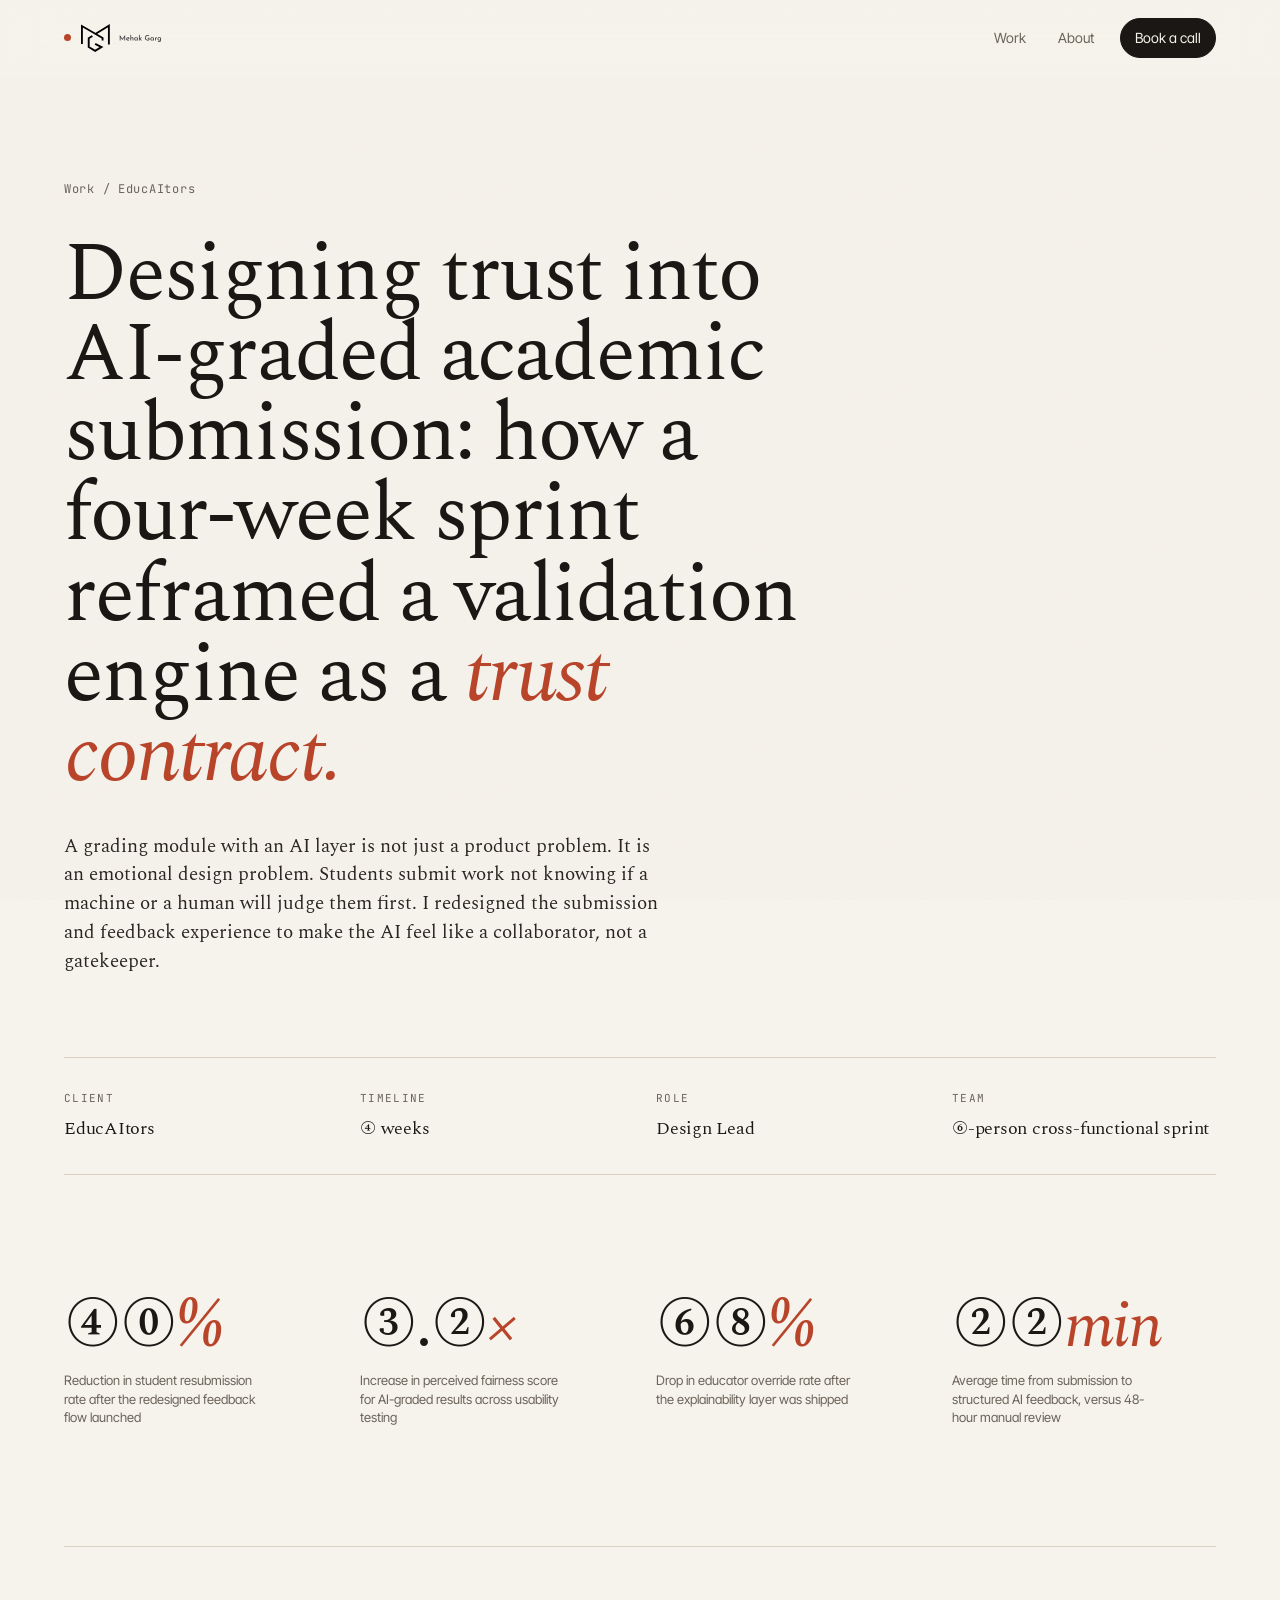
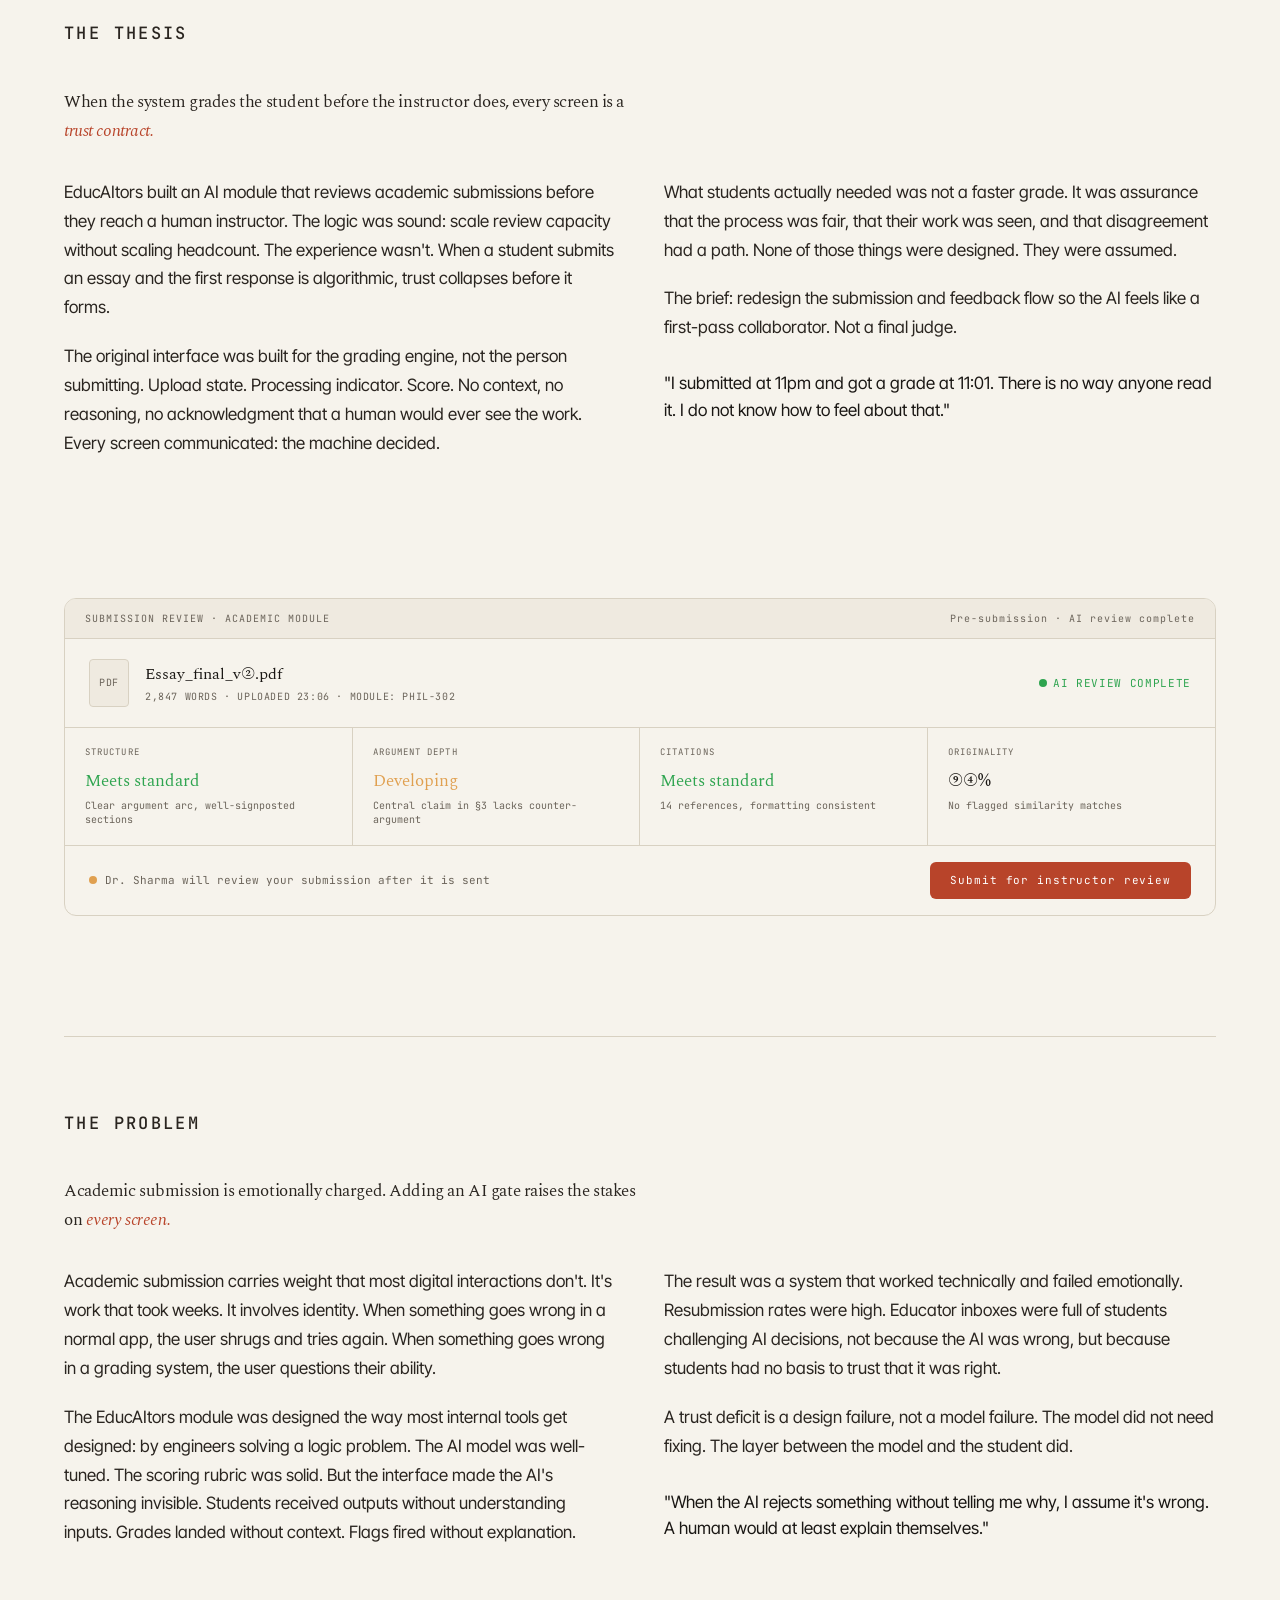
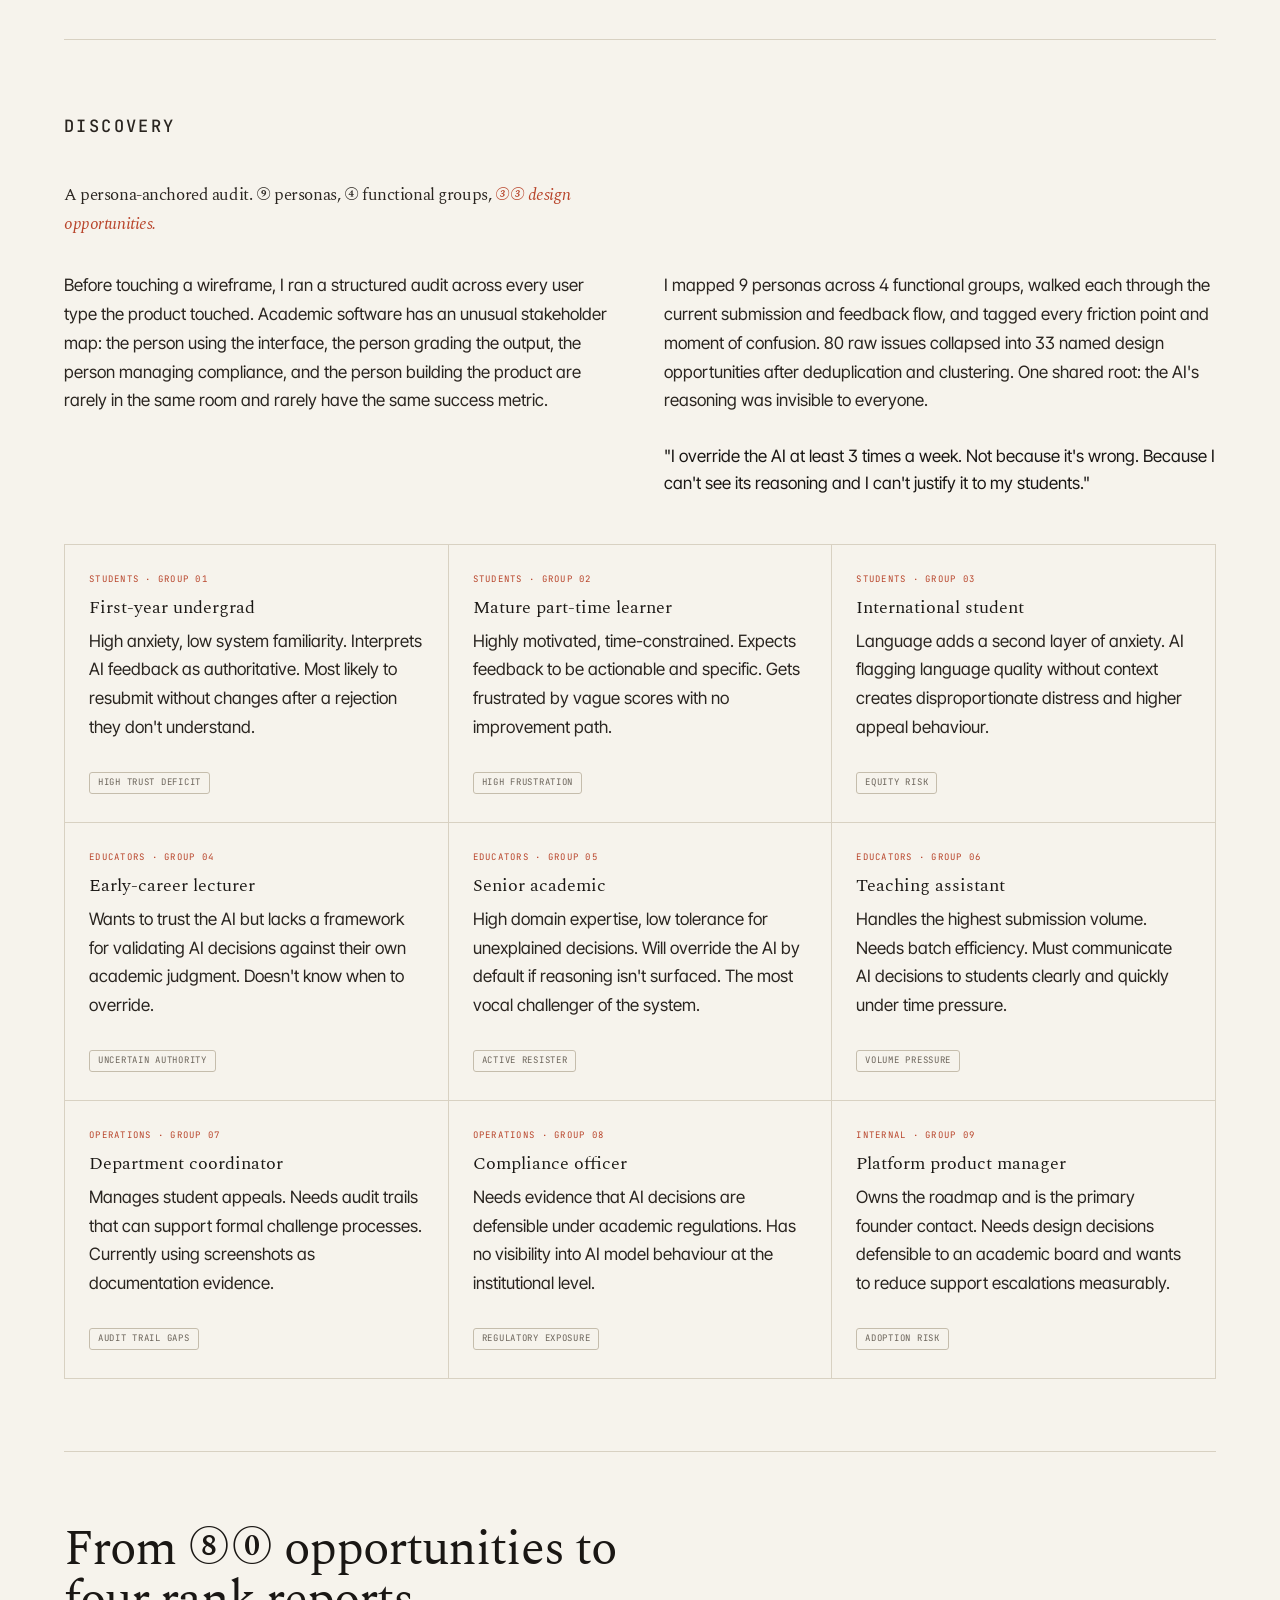
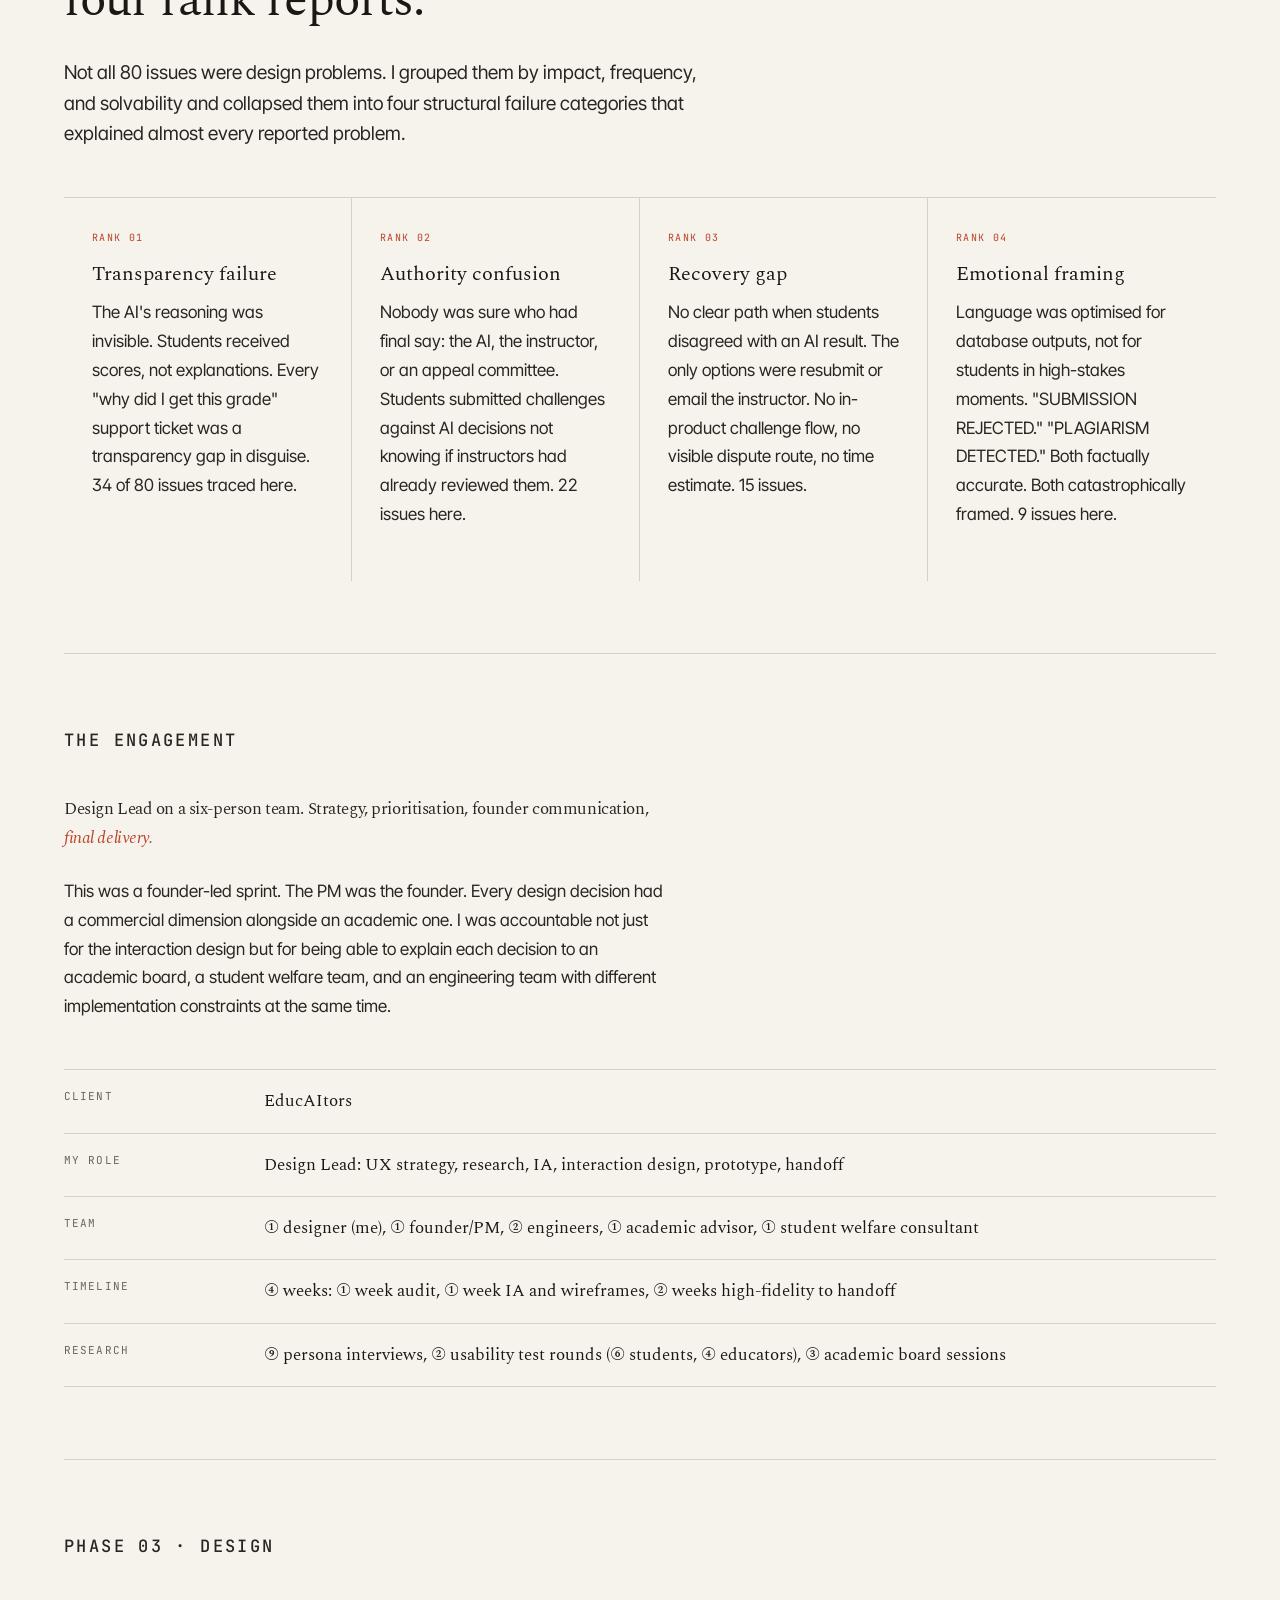
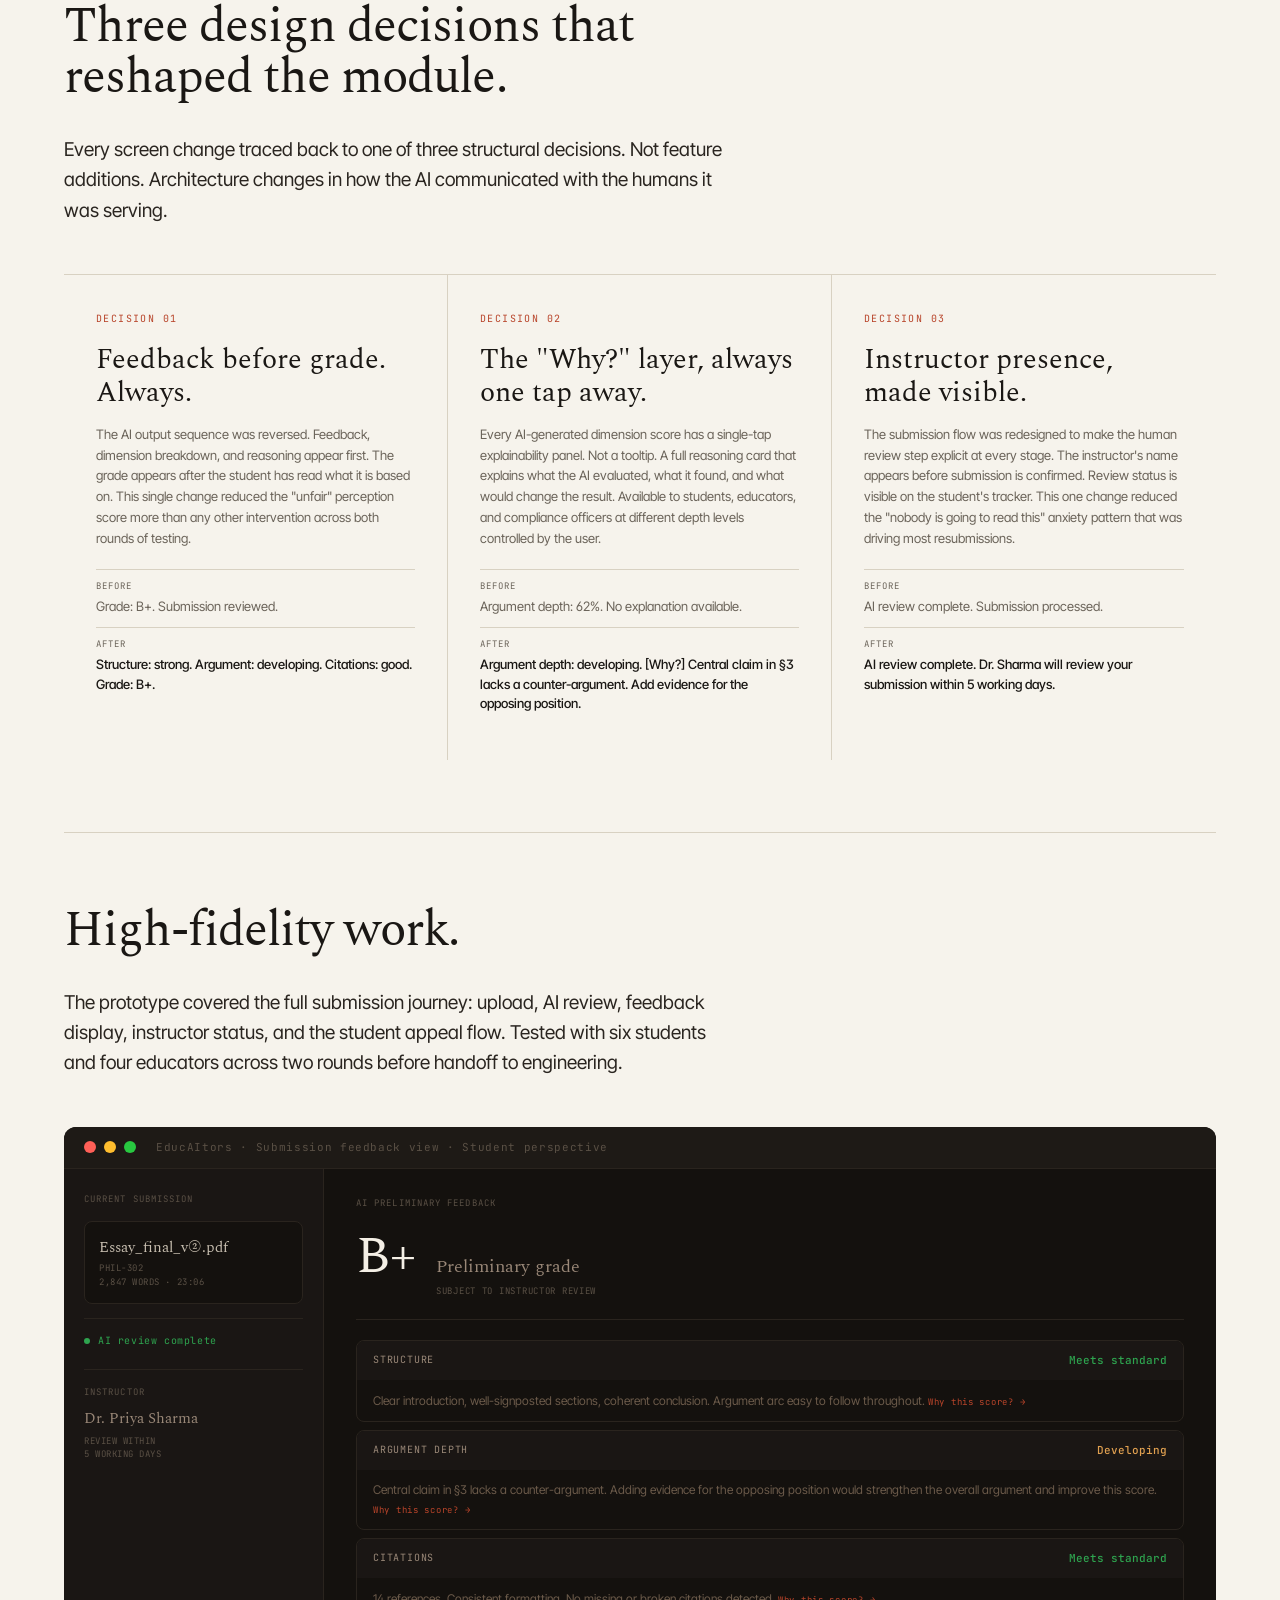
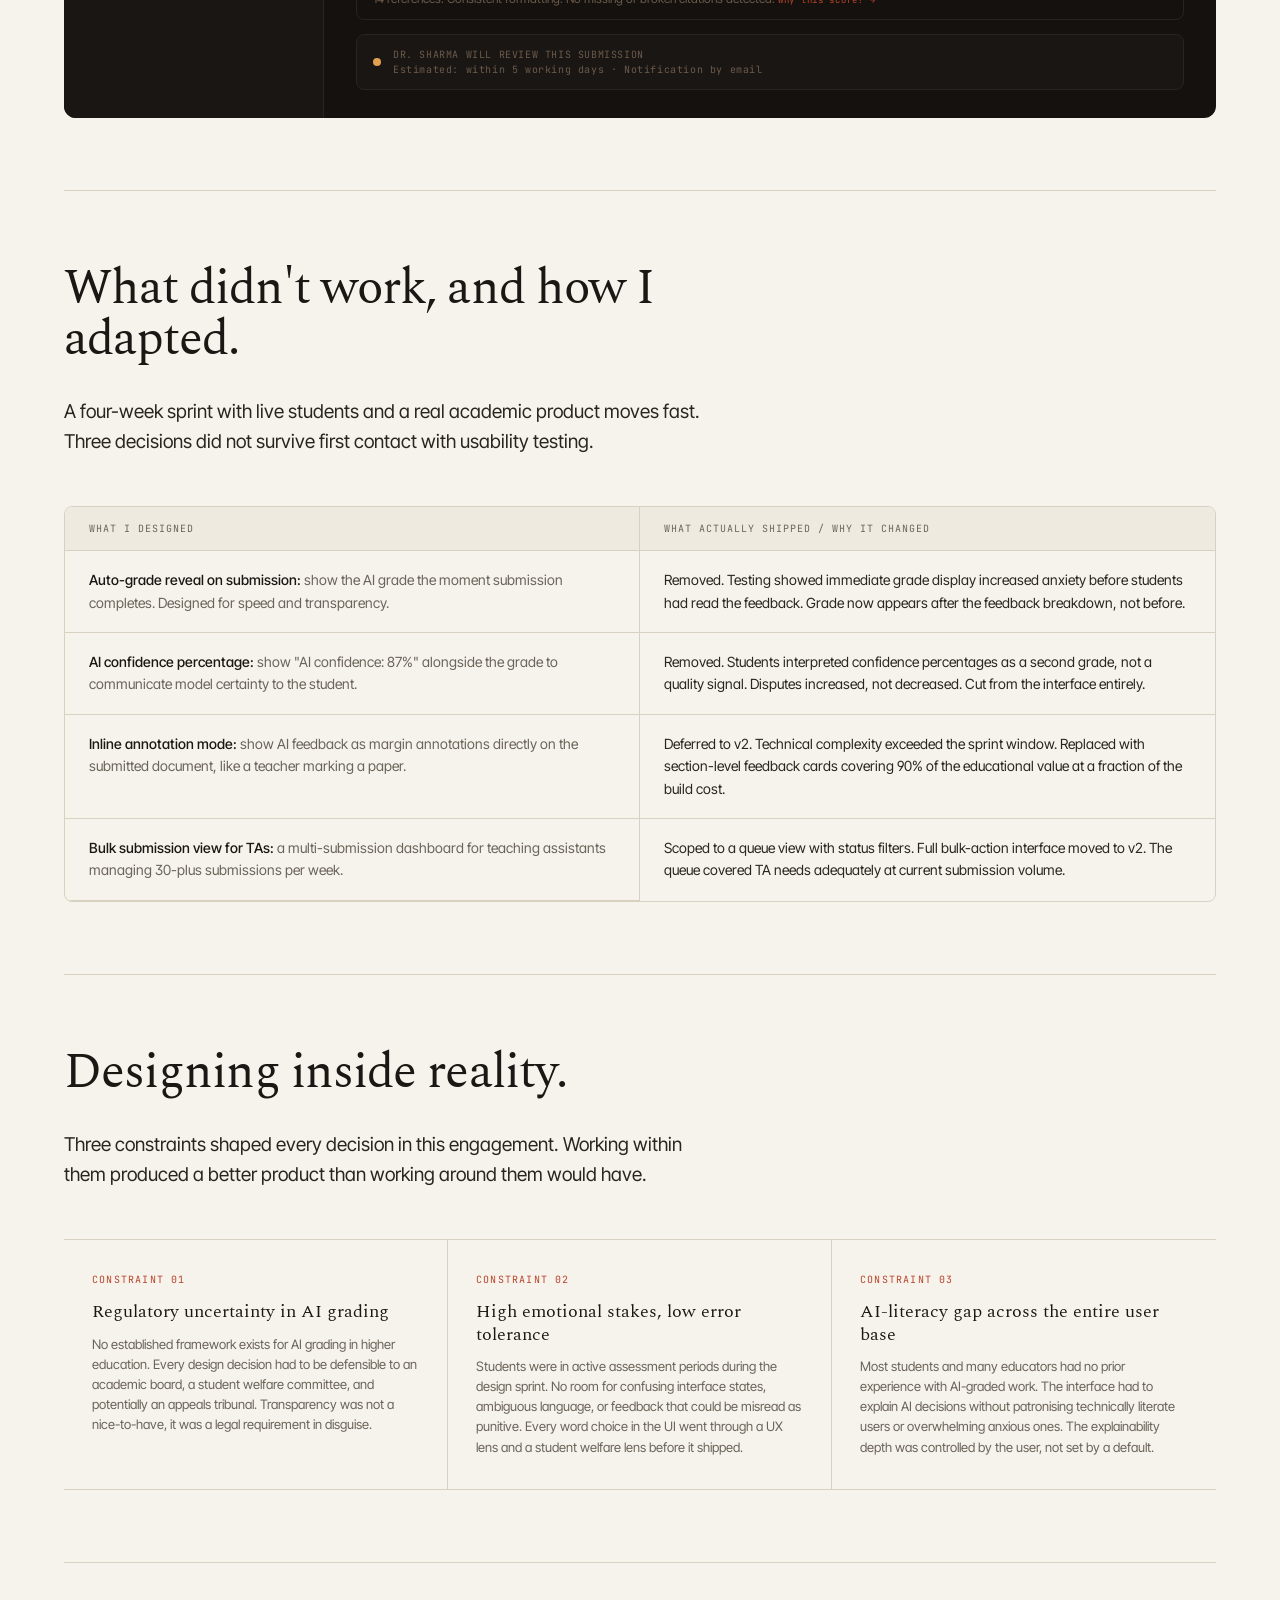
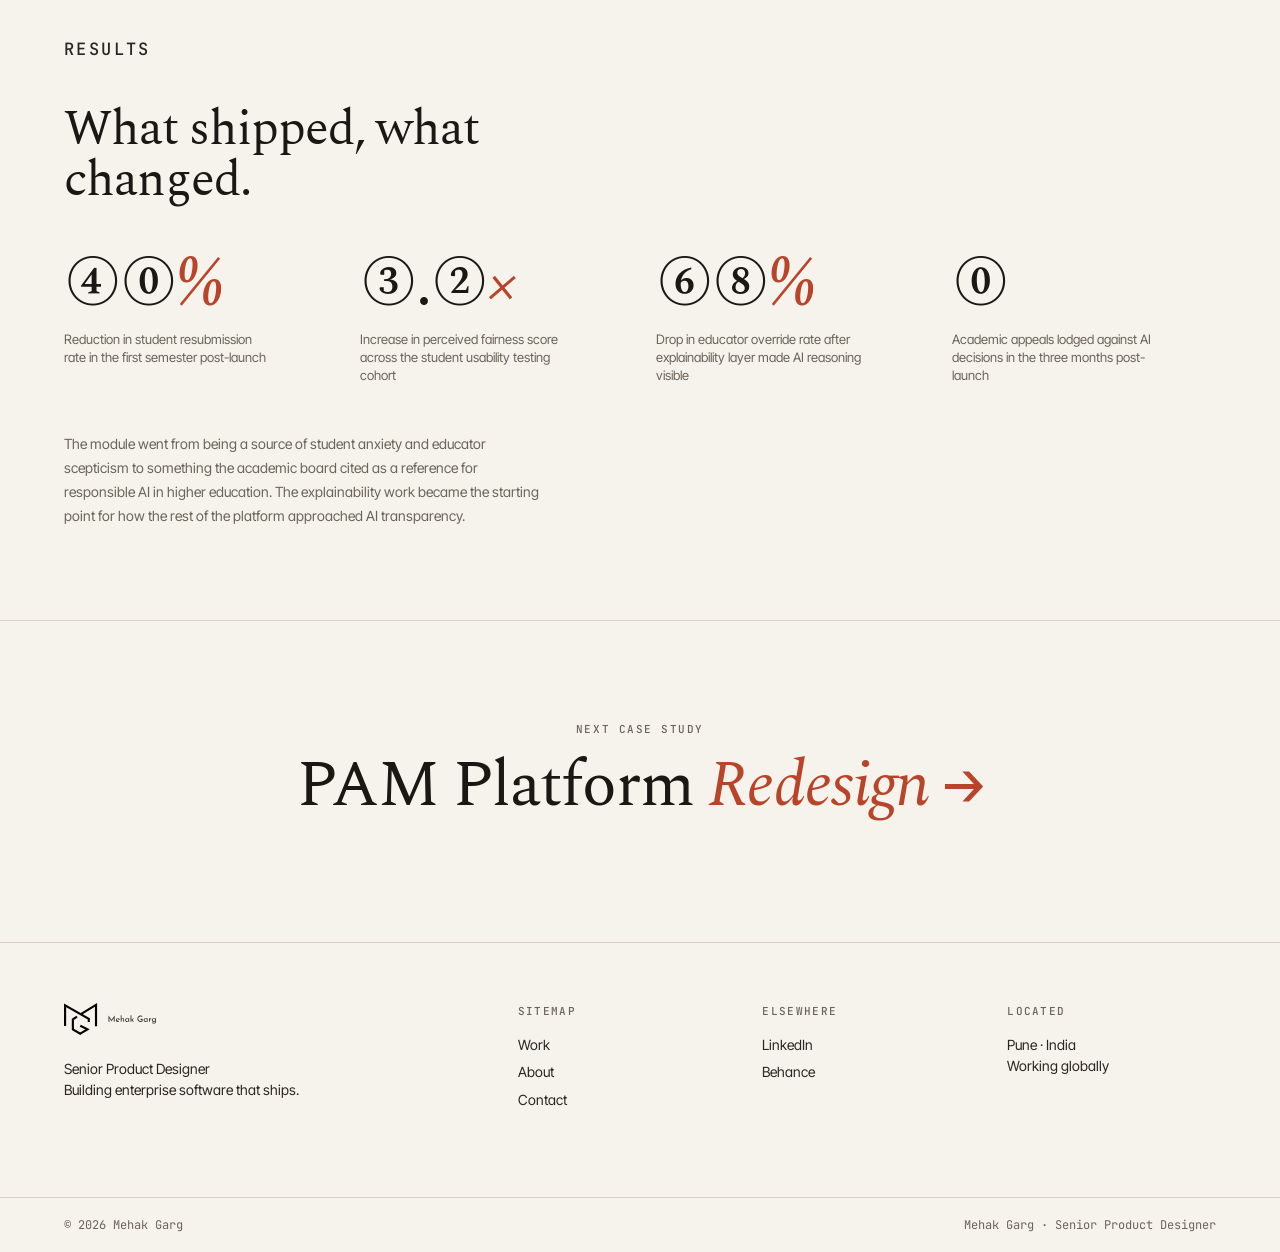
<file: case-educaitors.html>
<!doctype html>
<html lang="en">
<head>
<meta charset="utf-8" />
<meta name="viewport" content="width=device-width, initial-scale=1" />
<title>EducAItors | Mehak Garg</title>
<link rel="preconnect" href="https://fonts.googleapis.com" />
<link rel="preconnect" href="https://fonts.gstatic.com" crossorigin />
<link href="https://fonts.googleapis.com/css2?family=Spectral:ital,wght@0,300;0,400;0,500;1,400&family=Inter+Tight:wght@400;500;600&family=JetBrains+Mono:wght@400;500&display=swap" rel="stylesheet" />
<link rel="stylesheet" href="styles.css" />
<style>
.case-display {
  font-family: var(--serif);
  font-size: clamp(30px, 4.5vw, 60px);
  font-weight: 400;
  line-height: 1.08;
  letter-spacing: -0.025em;
  color: var(--ink);
  max-width: 22ch;
  margin-bottom: 32px;
}
.case-display .em { font-style: italic; color: var(--accent); }

/* Role table */
.role-table { display: grid; grid-template-columns: 200px 1fr; border-top: 1px solid var(--rule); margin: 48px 0 0; }
.role-table .rt-key { font-family: var(--mono); font-size: 11px; color: var(--muted); letter-spacing: 0.1em; text-transform: uppercase; padding: 18px 0; border-bottom: 1px solid var(--rule); }
.role-table .rt-val { font-family: var(--serif); font-size: 17px; color: var(--ink); padding: 18px 0; border-bottom: 1px solid var(--rule); }

/* Submission mockup */
.submission-mock { background: var(--paper); border: 1px solid var(--rule); border-radius: 12px; overflow: hidden; margin: 48px 0; font-family: var(--mono); }
.sm-header { padding: 12px 20px; background: var(--paper-2); border-bottom: 1px solid var(--rule); font-size: 10px; color: var(--muted); letter-spacing: 0.1em; display: flex; align-items: center; justify-content: space-between; }
.sm-file { padding: 20px 24px; border-bottom: 1px solid var(--rule); display: flex; align-items: center; gap: 16px; }
.sm-file-icon { width: 40px; height: 48px; background: var(--paper-2); border: 1px solid var(--rule); border-radius: 4px; display: flex; align-items: center; justify-content: center; font-size: 10px; color: var(--muted); flex-shrink: 0; letter-spacing: 0.04em; }
.sm-file-name { font-family: var(--serif); font-size: 16px; color: var(--ink); margin-bottom: 3px; }
.sm-file-meta { font-size: 10px; color: var(--muted); letter-spacing: 0.06em; }
.sm-file-status { margin-left: auto; display: flex; align-items: center; gap: 6px; font-size: 11px; color: #2ea44f; letter-spacing: 0.06em; }
.sm-file-status::before { content: ''; width: 8px; height: 8px; border-radius: 50%; background: #2ea44f; flex-shrink: 0; }
.sm-dimensions { display: grid; grid-template-columns: repeat(4, 1fr); border-bottom: 1px solid var(--rule); }
.sm-dim { padding: 18px 20px; border-right: 1px solid var(--rule); }
.sm-dim:last-child { border-right: none; }
.sm-dim-label { font-size: 9px; letter-spacing: 0.12em; color: var(--muted); text-transform: uppercase; margin-bottom: 8px; }
.sm-dim-val { font-family: var(--serif); font-size: 17px; color: var(--ink); margin-bottom: 4px; }
.sm-dim-sub { font-size: 10px; color: var(--muted); line-height: 1.4; }
.sm-dim.good .sm-dim-val { color: #2ea44f; }
.sm-dim.warn .sm-dim-val { color: #e0a050; }
.sm-footer { padding: 16px 24px; display: flex; align-items: center; justify-content: space-between; }
.sm-footer-note { font-family: var(--mono); font-size: 11px; color: var(--muted); display: flex; align-items: center; gap: 8px; }
.sm-footer-note::before { content: ''; width: 8px; height: 8px; border-radius: 50%; background: #e0a050; flex-shrink: 0; }
.sm-cta { padding: 10px 20px; background: var(--accent); color: #fff; border-radius: 6px; font-family: var(--mono); font-size: 11px; letter-spacing: 0.08em; cursor: pointer; }

/* Persona audit grid */
.audit-persona-grid { display: grid; grid-template-columns: repeat(3, 1fr); gap: 0; border-top: 1px solid var(--rule); border-left: 1px solid var(--rule); margin-top: 48px; }
.apg-item { padding: 28px 24px; border-right: 1px solid var(--rule); border-bottom: 1px solid var(--rule); }
.apg-group { font-family: var(--mono); font-size: 9px; letter-spacing: 0.14em; color: var(--accent); text-transform: uppercase; margin-bottom: 10px; }
.apg-name { font-family: var(--serif); font-size: 18px; color: var(--ink); margin-bottom: 8px; line-height: 1.2; }
.apg-desc { font-size: 12px; color: var(--muted); line-height: 1.5; max-width: none; margin: 0; }
.apg-tag { display: inline-block; margin-top: 10px; font-family: var(--mono); font-size: 9px; letter-spacing: 0.08em; padding: 3px 8px; border: 1px solid var(--rule-2); border-radius: 3px; color: var(--muted); }

/* Rank / opportunity table */
.rank-table { display: grid; grid-template-columns: repeat(4, 1fr); gap: 0; border-top: 1px solid var(--rule); margin-top: 48px; }
.rk-col { padding: 32px 28px; border-right: 1px solid var(--rule); }
.rk-col:last-child { border-right: none; }
.rk-rank { font-family: var(--mono); font-size: 10px; letter-spacing: 0.14em; color: var(--accent); text-transform: uppercase; margin-bottom: 16px; }
.rk-head { font-family: var(--serif); font-size: 20px; color: var(--ink); line-height: 1.2; margin-bottom: 12px; }
.rk-body { font-size: 13px; color: var(--muted); line-height: 1.55; max-width: none; margin: 0; }

/* Design decisions 3-col */
.design-decisions-3 { display: grid; grid-template-columns: repeat(3, 1fr); gap: 0; border-top: 1px solid var(--rule); margin-top: 48px; }
.dd3-item { padding: 36px 32px; border-right: 1px solid var(--rule); }
.dd3-item:last-child { border-right: none; }
.dd3-n { font-family: var(--mono); font-size: 10px; letter-spacing: 0.14em; color: var(--accent); text-transform: uppercase; margin-bottom: 16px; }
.dd3-t { font-family: var(--serif); font-size: clamp(20px, 2.4vw, 28px); color: var(--ink); line-height: 1.2; margin-bottom: 14px; }
.dd3-item p { font-size: 13px; color: var(--muted); line-height: 1.6; max-width: none; margin: 0 0 20px; }
.dd3-before-after { border-top: 1px solid var(--rule); }
.dd3-ba-row { padding: 10px 0; border-bottom: 1px solid var(--rule); font-size: 13px; line-height: 1.5; }
.dd3-ba-row:last-child { border-bottom: none; }
.dd3-ba-label { font-family: var(--mono); font-size: 9px; letter-spacing: 0.1em; color: var(--muted); margin-bottom: 4px; }
.dd3-ba-before { color: var(--muted); }
.dd3-ba-after { color: var(--ink); font-weight: 500; }

/* High-fidelity dark mockup */
.hifi-wrap { background: #14110e; border-radius: 12px; overflow: hidden; margin-top: 48px; }
.hifi-chrome { background: #1e1a16; padding: 12px 20px; display: flex; align-items: center; gap: 8px; border-bottom: 1px solid #2a241e; }
.hifi-chrome-dot { width: 12px; height: 12px; border-radius: 50%; }
.hifi-chrome-dot.r { background: #ff5f57; }
.hifi-chrome-dot.y { background: #ffbd2e; }
.hifi-chrome-dot.g { background: #28c840; }
.hifi-chrome-title { margin-left: 12px; font-family: var(--mono); font-size: 11px; color: #5a5045; letter-spacing: 0.06em; }
.hifi-body { display: grid; grid-template-columns: 260px 1fr; min-height: 420px; }
.hifi-sidebar { background: #1a1614; border-right: 1px solid #2a241e; padding: 24px 20px; }
.hifi-sb-label { font-family: var(--mono); font-size: 9px; letter-spacing: 0.12em; color: #5a5045; text-transform: uppercase; margin-bottom: 14px; }
.hifi-sb-doc { background: #14110e; border: 1px solid #2a241e; border-radius: 8px; padding: 14px; margin-bottom: 10px; }
.hifi-sb-doc-name { font-family: var(--serif); font-size: 15px; color: #c8bfb0; margin-bottom: 3px; }
.hifi-sb-doc-meta { font-family: var(--mono); font-size: 9px; color: #5a5045; letter-spacing: 0.06em; line-height: 1.5; }
.hifi-sb-divider { border-top: 1px solid #2a241e; margin: 14px 0; }
.hifi-sb-status { display: flex; align-items: center; gap: 8px; font-family: var(--mono); font-size: 10px; color: #2ea44f; letter-spacing: 0.06em; }
.hifi-sb-status::before { content: ''; width: 6px; height: 6px; border-radius: 50%; background: #2ea44f; flex-shrink: 0; }
.hifi-main { padding: 28px 32px; }
.hifi-m-eyebrow { font-family: var(--mono); font-size: 9px; color: #5a5045; letter-spacing: 0.12em; text-transform: uppercase; margin-bottom: 20px; }
.hifi-m-grade-row { display: flex; align-items: baseline; gap: 20px; padding-bottom: 20px; border-bottom: 1px solid #2a241e; margin-bottom: 20px; }
.hifi-m-grade { font-family: var(--serif); font-size: 52px; color: #f4efe5; line-height: 1; }
.hifi-m-grade-meta { }
.hifi-m-grade-label { font-family: var(--serif); font-size: 18px; color: #9a8878; margin-bottom: 4px; }
.hifi-m-grade-note { font-family: var(--mono); font-size: 9px; color: #5a5045; letter-spacing: 0.08em; }
.hifi-section { border: 1px solid #2a241e; border-radius: 8px; margin-bottom: 8px; overflow: hidden; }
.hifi-section-head { display: flex; align-items: center; justify-content: space-between; padding: 11px 16px; background: #1a1614; }
.hifi-section-title { font-family: var(--mono); font-size: 10px; letter-spacing: 0.08em; color: #9a8878; }
.hifi-section-score { font-family: var(--mono); font-size: 11px; font-weight: 500; }
.hifi-section-score.good { color: #2ea44f; }
.hifi-section-score.warn { color: #e0a050; }
.hifi-section-body { padding: 11px 16px; font-size: 12px; color: #6b5a4a; line-height: 1.5; }
.hifi-why { display: inline-block; margin-top: 5px; font-family: var(--mono); font-size: 9px; color: #b8442a; letter-spacing: 0.08em; cursor: pointer; }
.hifi-instructor { margin-top: 14px; padding: 12px 16px; background: #1a1614; border: 1px solid #2a241e; border-radius: 8px; display: flex; align-items: center; gap: 12px; }
.hifi-instructor-dot { width: 8px; height: 8px; border-radius: 50%; background: #e0a050; flex-shrink: 0; }
.hifi-instructor-text { font-family: var(--mono); font-size: 10px; color: #6b5a4a; letter-spacing: 0.06em; line-height: 1.5; }

/* Adapted / what didn't work */
.adapted-table { display: grid; grid-template-columns: 1fr 1fr; border: 1px solid var(--rule); border-radius: 8px; overflow: hidden; margin-top: 48px; }
.adapted-table .aht { padding: 14px 24px; background: var(--paper-2); font-family: var(--mono); font-size: 10px; color: var(--muted); letter-spacing: 0.1em; text-transform: uppercase; border-bottom: 1px solid var(--rule); }
.adapted-table .aht.left { border-right: 1px solid var(--rule); }
.adapted-table .ahl, .adapted-table .ahr { padding: 18px 24px; border-bottom: 1px solid var(--rule); font-size: 14px; line-height: 1.6; }
.adapted-table .ahl { border-right: 1px solid var(--rule); color: var(--muted); }
.adapted-table .ahr { color: var(--ink-2); }
.adapted-table .ahl strong, .adapted-table .ahr strong { color: var(--ink); font-weight: 500; }
.adapted-table .ahl:last-of-type, .adapted-table .ahr:last-of-type { border-bottom: none; }

/* Constraints */
.constraints-grid { display: grid; grid-template-columns: repeat(3, 1fr); gap: 0; border-top: 1px solid var(--rule); margin-top: 48px; }
.cg-item { padding: 32px 28px; border-right: 1px solid var(--rule); border-bottom: 1px solid var(--rule); }
.cg-item:nth-child(3n) { border-right: none; }
.cg-tag { font-family: var(--mono); font-size: 10px; color: var(--accent); letter-spacing: 0.12em; text-transform: uppercase; margin-bottom: 14px; }
.cg-t { font-family: var(--serif); font-size: 18px; color: var(--ink); line-height: 1.25; margin-bottom: 10px; }
.cg-item p { font-size: 13px; color: var(--muted); line-height: 1.55; max-width: none; margin: 0; }

@media (max-width: 1000px) {
  .audit-persona-grid { grid-template-columns: 1fr 1fr; }
  .rank-table { grid-template-columns: 1fr 1fr; }
  .rk-col { border-bottom: 1px solid var(--rule); }
  .design-decisions-3 { grid-template-columns: 1fr; }
  .dd3-item { border-right: none; border-bottom: 1px solid var(--rule); }
  .dd3-item:last-child { border-bottom: none; }
  .hifi-body { grid-template-columns: 1fr; }
  .hifi-sidebar { display: none; }
  .adapted-table { grid-template-columns: 1fr; }
  .adapted-table .ahl { border-right: none; }
  .adapted-table .aht.left { border-right: none; }
  .constraints-grid { grid-template-columns: 1fr; }
  .cg-item { border-right: none !important; }
  .sm-dimensions { grid-template-columns: 1fr 1fr; }
  .role-table { grid-template-columns: 140px 1fr; }
}
@media (max-width: 640px) {
  .audit-persona-grid { grid-template-columns: 1fr; }
  .rank-table { grid-template-columns: 1fr; }
  .sm-dimensions { grid-template-columns: 1fr; }
}
</style>
</head>
<body>

<div class="scroll-progress"></div>

<nav class="nav">
  <a href="index.html" class="nav-logo" data-cursor="hover">
    <span class="dot"></span>
    <img src="assets/logo.svg" alt="Mehak Garg" />
  </a>
  <div class="nav-links">
    <a href="index.html#work" data-cursor="hover">Work</a>
    <a href="about.html" data-cursor="hover">About</a>
    <a href="about.html#contact" class="cta" data-cursor="hover">Book a call</a>
  </div>
</nav>

<div class="wrap">
  <div class="case-hero">
    <div class="breadcrumbs">Work / EducAItors</div>
    <h1 class="reveal">Designing trust into AI-graded academic submission: how a four-week sprint reframed a validation engine as a <span class="em">trust contract.</span></h1>
    <p class="sub reveal">A grading module with an AI layer is not just a product problem. It is an emotional design problem. Students submit work not knowing if a machine or a human will judge them first. I redesigned the submission and feedback experience to make the AI feel like a collaborator, not a gatekeeper.</p>
    <div class="case-meta reveal">
      <div class="it"><div class="l">Client</div><div class="v serif">EducAItors</div></div>
      <div class="it"><div class="l">Timeline</div><div class="v serif">4 weeks</div></div>
      <div class="it"><div class="l">Role</div><div class="v serif">Design Lead</div></div>
      <div class="it"><div class="l">Team</div><div class="v serif">6-person cross-functional sprint</div></div>
    </div>
  </div>
</div>

<div class="wrap">

  <!-- Stats -->
  <div class="case-section reveal" style="border-top:none;padding-top:0;">
    <div class="stats">
      <div class="stat"><div class="n serif">40<span class="em">%</span></div><div class="l">Reduction in student resubmission rate after the redesigned feedback flow launched</div></div>
      <div class="stat"><div class="n serif">3.2<span class="em">×</span></div><div class="l">Increase in perceived fairness score for AI-graded results across usability testing</div></div>
      <div class="stat"><div class="n serif">68<span class="em">%</span></div><div class="l">Drop in educator override rate after the explainability layer was shipped</div></div>
      <div class="stat"><div class="n serif">22<span class="em">min</span></div><div class="l">Average time from submission to structured AI feedback, versus 48-hour manual review</div></div>
    </div>
  </div>

  <!-- Opening thesis -->
  <div class="case-section reveal">
    <p class="eyebrow" style="margin-bottom:40px;">The thesis</p>
    <p class="case-display">When the system grades the student before the instructor does, every screen is a <span class="em">trust contract.</span></p>
    <div class="two-col" style="gap:48px;margin-top:32px;margin-bottom:0;">
      <div>
        <p>EducAItors built an AI module that reviews academic submissions before they reach a human instructor. The logic was sound: scale review capacity without scaling headcount. The experience wasn't. When a student submits an essay and the first response is algorithmic, trust collapses before it forms.</p>
        <p>The original interface was built for the grading engine, not the person submitting. Upload state. Processing indicator. Score. No context, no reasoning, no acknowledgment that a human would ever see the work. Every screen communicated: the machine decided.</p>
      </div>
      <div>
        <p>What students actually needed was not a faster grade. It was assurance that the process was fair, that their work was seen, and that disagreement had a path. None of those things were designed. They were assumed.</p>
        <p>The brief: redesign the submission and feedback flow so the AI feels like a first-pass collaborator. Not a final judge.</p>
        <div class="insight" style="margin-top:28px;">"I submitted at 11pm and got a grade at 11:01. There is no way anyone read it. I do not know how to feel about that."</div>
      </div>
    </div>
  </div>

  <!-- Submission mockup -->
  <div class="case-section reveal" style="border-top:none;padding-top:0;">
    <div class="submission-mock">
      <div class="sm-header">
        <span>SUBMISSION REVIEW · ACADEMIC MODULE</span>
        <span>Pre-submission · AI review complete</span>
      </div>
      <div class="sm-file">
        <div class="sm-file-icon">PDF</div>
        <div>
          <div class="sm-file-name">Essay_final_v2.pdf</div>
          <div class="sm-file-meta">2,847 WORDS · UPLOADED 23:06 · MODULE: PHIL-302</div>
        </div>
        <div class="sm-file-status">AI REVIEW COMPLETE</div>
      </div>
      <div class="sm-dimensions">
        <div class="sm-dim good">
          <div class="sm-dim-label">Structure</div>
          <div class="sm-dim-val">Meets standard</div>
          <div class="sm-dim-sub">Clear argument arc, well-signposted sections</div>
        </div>
        <div class="sm-dim warn">
          <div class="sm-dim-label">Argument depth</div>
          <div class="sm-dim-val">Developing</div>
          <div class="sm-dim-sub">Central claim in §3 lacks counter-argument</div>
        </div>
        <div class="sm-dim good">
          <div class="sm-dim-label">Citations</div>
          <div class="sm-dim-val">Meets standard</div>
          <div class="sm-dim-sub">14 references, formatting consistent</div>
        </div>
        <div class="sm-dim">
          <div class="sm-dim-label">Originality</div>
          <div class="sm-dim-val">94%</div>
          <div class="sm-dim-sub">No flagged similarity matches</div>
        </div>
      </div>
      <div class="sm-footer">
        <div class="sm-footer-note">Dr. Sharma will review your submission after it is sent</div>
        <div class="sm-cta">Submit for instructor review</div>
      </div>
    </div>
  </div>

  <!-- Problem -->
  <div class="case-section reveal">
    <p class="eyebrow" style="margin-bottom:40px;">The problem</p>
    <p class="case-display">Academic submission is emotionally charged. Adding an AI gate raises the stakes on <span class="em">every screen.</span></p>
    <div class="two-col" style="gap:48px;margin-top:32px;">
      <div>
        <p>Academic submission carries weight that most digital interactions don't. It's work that took weeks. It involves identity. When something goes wrong in a normal app, the user shrugs and tries again. When something goes wrong in a grading system, the user questions their ability.</p>
        <p>The EducAItors module was designed the way most internal tools get designed: by engineers solving a logic problem. The AI model was well-tuned. The scoring rubric was solid. But the interface made the AI's reasoning invisible. Students received outputs without understanding inputs. Grades landed without context. Flags fired without explanation.</p>
      </div>
      <div>
        <p>The result was a system that worked technically and failed emotionally. Resubmission rates were high. Educator inboxes were full of students challenging AI decisions, not because the AI was wrong, but because students had no basis to trust that it was right.</p>
        <p>A trust deficit is a design failure, not a model failure. The model did not need fixing. The layer between the model and the student did.</p>
        <div class="insight" style="margin-top:28px;">"When the AI rejects something without telling me why, I assume it's wrong. A human would at least explain themselves."</div>
      </div>
    </div>
  </div>

  <!-- Persona audit -->
  <div class="case-section reveal">
    <p class="eyebrow" style="margin-bottom:40px;">Discovery</p>
    <p class="case-display">A persona-anchored audit. 9 personas, 4 functional groups, <span class="em">33 design opportunities.</span></p>
    <div class="two-col" style="gap:48px;margin-top:32px;margin-bottom:0;">
      <div>
        <p>Before touching a wireframe, I ran a structured audit across every user type the product touched. Academic software has an unusual stakeholder map: the person using the interface, the person grading the output, the person managing compliance, and the person building the product are rarely in the same room and rarely have the same success metric.</p>
      </div>
      <div>
        <p>I mapped 9 personas across 4 functional groups, walked each through the current submission and feedback flow, and tagged every friction point and moment of confusion. 80 raw issues collapsed into 33 named design opportunities after deduplication and clustering. One shared root: the AI's reasoning was invisible to everyone.</p>
        <div class="insight" style="margin-top:28px;">"I override the AI at least 3 times a week. Not because it's wrong. Because I can't see its reasoning and I can't justify it to my students."</div>
      </div>
    </div>
    <div class="audit-persona-grid">
      <div class="apg-item">
        <div class="apg-group">Students · Group 01</div>
        <div class="apg-name">First-year undergrad</div>
        <p class="apg-desc">High anxiety, low system familiarity. Interprets AI feedback as authoritative. Most likely to resubmit without changes after a rejection they don't understand.</p>
        <span class="apg-tag">HIGH TRUST DEFICIT</span>
      </div>
      <div class="apg-item">
        <div class="apg-group">Students · Group 02</div>
        <div class="apg-name">Mature part-time learner</div>
        <p class="apg-desc">Highly motivated, time-constrained. Expects feedback to be actionable and specific. Gets frustrated by vague scores with no improvement path.</p>
        <span class="apg-tag">HIGH FRUSTRATION</span>
      </div>
      <div class="apg-item">
        <div class="apg-group">Students · Group 03</div>
        <div class="apg-name">International student</div>
        <p class="apg-desc">Language adds a second layer of anxiety. AI flagging language quality without context creates disproportionate distress and higher appeal behaviour.</p>
        <span class="apg-tag">EQUITY RISK</span>
      </div>
      <div class="apg-item">
        <div class="apg-group">Educators · Group 04</div>
        <div class="apg-name">Early-career lecturer</div>
        <p class="apg-desc">Wants to trust the AI but lacks a framework for validating AI decisions against their own academic judgment. Doesn't know when to override.</p>
        <span class="apg-tag">UNCERTAIN AUTHORITY</span>
      </div>
      <div class="apg-item">
        <div class="apg-group">Educators · Group 05</div>
        <div class="apg-name">Senior academic</div>
        <p class="apg-desc">High domain expertise, low tolerance for unexplained decisions. Will override the AI by default if reasoning isn't surfaced. The most vocal challenger of the system.</p>
        <span class="apg-tag">ACTIVE RESISTER</span>
      </div>
      <div class="apg-item">
        <div class="apg-group">Educators · Group 06</div>
        <div class="apg-name">Teaching assistant</div>
        <p class="apg-desc">Handles the highest submission volume. Needs batch efficiency. Must communicate AI decisions to students clearly and quickly under time pressure.</p>
        <span class="apg-tag">VOLUME PRESSURE</span>
      </div>
      <div class="apg-item">
        <div class="apg-group">Operations · Group 07</div>
        <div class="apg-name">Department coordinator</div>
        <p class="apg-desc">Manages student appeals. Needs audit trails that can support formal challenge processes. Currently using screenshots as documentation evidence.</p>
        <span class="apg-tag">AUDIT TRAIL GAPS</span>
      </div>
      <div class="apg-item">
        <div class="apg-group">Operations · Group 08</div>
        <div class="apg-name">Compliance officer</div>
        <p class="apg-desc">Needs evidence that AI decisions are defensible under academic regulations. Has no visibility into AI model behaviour at the institutional level.</p>
        <span class="apg-tag">REGULATORY EXPOSURE</span>
      </div>
      <div class="apg-item">
        <div class="apg-group">Internal · Group 09</div>
        <div class="apg-name">Platform product manager</div>
        <p class="apg-desc">Owns the roadmap and is the primary founder contact. Needs design decisions defensible to an academic board and wants to reduce support escalations measurably.</p>
        <span class="apg-tag">ADOPTION RISK</span>
      </div>
    </div>
  </div>

  <!-- From 80 to 4 rank reports -->
  <div class="case-section reveal">
    <h2 class="serif">From 80 opportunities to four rank reports.</h2>
    <p class="lead">Not all 80 issues were design problems. I grouped them by impact, frequency, and solvability and collapsed them into four structural failure categories that explained almost every reported problem.</p>
    <div class="rank-table">
      <div class="rk-col">
        <div class="rk-rank">Rank 01</div>
        <div class="rk-head">Transparency failure</div>
        <p class="rk-body">The AI's reasoning was invisible. Students received scores, not explanations. Every "why did I get this grade" support ticket was a transparency gap in disguise. 34 of 80 issues traced here.</p>
      </div>
      <div class="rk-col">
        <div class="rk-rank">Rank 02</div>
        <div class="rk-head">Authority confusion</div>
        <p class="rk-body">Nobody was sure who had final say: the AI, the instructor, or an appeal committee. Students submitted challenges against AI decisions not knowing if instructors had already reviewed them. 22 issues here.</p>
      </div>
      <div class="rk-col">
        <div class="rk-rank">Rank 03</div>
        <div class="rk-head">Recovery gap</div>
        <p class="rk-body">No clear path when students disagreed with an AI result. The only options were resubmit or email the instructor. No in-product challenge flow, no visible dispute route, no time estimate. 15 issues.</p>
      </div>
      <div class="rk-col">
        <div class="rk-rank">Rank 04</div>
        <div class="rk-head">Emotional framing</div>
        <p class="rk-body">Language was optimised for database outputs, not for students in high-stakes moments. "SUBMISSION REJECTED." "PLAGIARISM DETECTED." Both factually accurate. Both catastrophically framed. 9 issues here.</p>
      </div>
    </div>
  </div>

  <!-- Engagement -->
  <div class="case-section reveal">
    <p class="eyebrow" style="margin-bottom:40px;">The engagement</p>
    <p class="case-display">Design Lead on a six-person team. Strategy, prioritisation, founder communication, <span class="em">final delivery.</span></p>
    <p style="max-width:60ch;color:var(--ink-2);margin-top:24px;">This was a founder-led sprint. The PM was the founder. Every design decision had a commercial dimension alongside an academic one. I was accountable not just for the interaction design but for being able to explain each decision to an academic board, a student welfare team, and an engineering team with different implementation constraints at the same time.</p>
    <div class="role-table">
      <div class="rt-key">Client</div><div class="rt-val">EducAItors</div>
      <div class="rt-key">My role</div><div class="rt-val">Design Lead: UX strategy, research, IA, interaction design, prototype, handoff</div>
      <div class="rt-key">Team</div><div class="rt-val">1 designer (me), 1 founder/PM, 2 engineers, 1 academic advisor, 1 student welfare consultant</div>
      <div class="rt-key">Timeline</div><div class="rt-val">4 weeks: 1 week audit, 1 week IA and wireframes, 2 weeks high-fidelity to handoff</div>
      <div class="rt-key">Research</div><div class="rt-val">9 persona interviews, 2 usability test rounds (6 students, 4 educators), 3 academic board sessions</div>
    </div>
  </div>

  <!-- Three design decisions -->
  <div class="case-section reveal">
    <p class="eyebrow" style="margin-bottom:40px;">Phase 03 · Design</p>
    <h2 class="serif">Three design decisions that reshaped the module.</h2>
    <p class="lead">Every screen change traced back to one of three structural decisions. Not feature additions. Architecture changes in how the AI communicated with the humans it was serving.</p>
    <div class="design-decisions-3">
      <div class="dd3-item">
        <div class="dd3-n">Decision 01</div>
        <div class="dd3-t">Feedback before grade. Always.</div>
        <p>The AI output sequence was reversed. Feedback, dimension breakdown, and reasoning appear first. The grade appears after the student has read what it is based on. This single change reduced the "unfair" perception score more than any other intervention across both rounds of testing.</p>
        <div class="dd3-before-after">
          <div class="dd3-ba-row">
            <div class="dd3-ba-label">BEFORE</div>
            <div class="dd3-ba-before">Grade: B+. Submission reviewed.</div>
          </div>
          <div class="dd3-ba-row">
            <div class="dd3-ba-label">AFTER</div>
            <div class="dd3-ba-after">Structure: strong. Argument: developing. Citations: good. Grade: B+.</div>
          </div>
        </div>
      </div>
      <div class="dd3-item">
        <div class="dd3-n">Decision 02</div>
        <div class="dd3-t">The "Why?" layer, always one tap away.</div>
        <p>Every AI-generated dimension score has a single-tap explainability panel. Not a tooltip. A full reasoning card that explains what the AI evaluated, what it found, and what would change the result. Available to students, educators, and compliance officers at different depth levels controlled by the user.</p>
        <div class="dd3-before-after">
          <div class="dd3-ba-row">
            <div class="dd3-ba-label">BEFORE</div>
            <div class="dd3-ba-before">Argument depth: 62%. No explanation available.</div>
          </div>
          <div class="dd3-ba-row">
            <div class="dd3-ba-label">AFTER</div>
            <div class="dd3-ba-after">Argument depth: developing. [Why?] Central claim in §3 lacks a counter-argument. Add evidence for the opposing position.</div>
          </div>
        </div>
      </div>
      <div class="dd3-item">
        <div class="dd3-n">Decision 03</div>
        <div class="dd3-t">Instructor presence, made visible.</div>
        <p>The submission flow was redesigned to make the human review step explicit at every stage. The instructor's name appears before submission is confirmed. Review status is visible on the student's tracker. This one change reduced the "nobody is going to read this" anxiety pattern that was driving most resubmissions.</p>
        <div class="dd3-before-after">
          <div class="dd3-ba-row">
            <div class="dd3-ba-label">BEFORE</div>
            <div class="dd3-ba-before">AI review complete. Submission processed.</div>
          </div>
          <div class="dd3-ba-row">
            <div class="dd3-ba-label">AFTER</div>
            <div class="dd3-ba-after">AI review complete. Dr. Sharma will review your submission within 5 working days.</div>
          </div>
        </div>
      </div>
    </div>
  </div>

  <!-- High-fidelity work -->
  <div class="case-section reveal">
    <h2 class="serif">High-fidelity work.</h2>
    <p class="lead">The prototype covered the full submission journey: upload, AI review, feedback display, instructor status, and the student appeal flow. Tested with six students and four educators across two rounds before handoff to engineering.</p>
    <div class="hifi-wrap">
      <div class="hifi-chrome">
        <div class="hifi-chrome-dot r"></div>
        <div class="hifi-chrome-dot y"></div>
        <div class="hifi-chrome-dot g"></div>
        <div class="hifi-chrome-title">EducAItors · Submission feedback view · Student perspective</div>
      </div>
      <div class="hifi-body">
        <div class="hifi-sidebar">
          <div class="hifi-sb-label">Current submission</div>
          <div class="hifi-sb-doc">
            <div class="hifi-sb-doc-name">Essay_final_v2.pdf</div>
            <div class="hifi-sb-doc-meta">PHIL-302<br>2,847 WORDS · 23:06</div>
          </div>
          <div class="hifi-sb-divider"></div>
          <div class="hifi-sb-status">AI review complete</div>
          <div style="margin-top:20px;padding-top:16px;border-top:1px solid #2a241e;">
            <div class="hifi-sb-label" style="margin-bottom:8px;">Instructor</div>
            <div style="font-family:var(--serif);font-size:15px;color:#9a8878;margin-bottom:4px;">Dr. Priya Sharma</div>
            <div style="font-family:var(--mono);font-size:9px;color:#5a5045;letter-spacing:0.06em;line-height:1.5;">REVIEW WITHIN<br>5 WORKING DAYS</div>
          </div>
        </div>
        <div class="hifi-main">
          <div class="hifi-m-eyebrow">AI preliminary feedback</div>
          <div class="hifi-m-grade-row">
            <div class="hifi-m-grade">B+</div>
            <div class="hifi-m-grade-meta">
              <div class="hifi-m-grade-label">Preliminary grade</div>
              <div class="hifi-m-grade-note">SUBJECT TO INSTRUCTOR REVIEW</div>
            </div>
          </div>
          <div class="hifi-section">
            <div class="hifi-section-head">
              <div class="hifi-section-title">STRUCTURE</div>
              <div class="hifi-section-score good">Meets standard</div>
            </div>
            <div class="hifi-section-body">
              Clear introduction, well-signposted sections, coherent conclusion. Argument arc easy to follow throughout.
              <div class="hifi-why">Why this score? →</div>
            </div>
          </div>
          <div class="hifi-section">
            <div class="hifi-section-head">
              <div class="hifi-section-title">ARGUMENT DEPTH</div>
              <div class="hifi-section-score warn">Developing</div>
            </div>
            <div class="hifi-section-body">
              Central claim in §3 lacks a counter-argument. Adding evidence for the opposing position would strengthen the overall argument and improve this score.
              <div class="hifi-why">Why this score? →</div>
            </div>
          </div>
          <div class="hifi-section">
            <div class="hifi-section-head">
              <div class="hifi-section-title">CITATIONS</div>
              <div class="hifi-section-score good">Meets standard</div>
            </div>
            <div class="hifi-section-body">
              14 references. Consistent formatting. No missing or broken citations detected.
              <div class="hifi-why">Why this score? →</div>
            </div>
          </div>
          <div class="hifi-instructor">
            <div class="hifi-instructor-dot"></div>
            <div class="hifi-instructor-text">
              DR. SHARMA WILL REVIEW THIS SUBMISSION<br>
              Estimated: within 5 working days · Notification by email
            </div>
          </div>
        </div>
      </div>
    </div>
  </div>

  <!-- What didn't work -->
  <div class="case-section reveal">
    <h2 class="serif">What didn't work, and how I adapted.</h2>
    <p class="lead">A four-week sprint with live students and a real academic product moves fast. Three decisions did not survive first contact with usability testing.</p>
    <div class="adapted-table">
      <div class="aht left">What I designed</div>
      <div class="aht">What actually shipped / why it changed</div>
      <div class="ahl"><strong>Auto-grade reveal on submission:</strong> show the AI grade the moment submission completes. Designed for speed and transparency.</div>
      <div class="ahr">Removed. Testing showed immediate grade display increased anxiety before students had read the feedback. Grade now appears after the feedback breakdown, not before.</div>
      <div class="ahl"><strong>AI confidence percentage:</strong> show "AI confidence: 87%" alongside the grade to communicate model certainty to the student.</div>
      <div class="ahr">Removed. Students interpreted confidence percentages as a second grade, not a quality signal. Disputes increased, not decreased. Cut from the interface entirely.</div>
      <div class="ahl"><strong>Inline annotation mode:</strong> show AI feedback as margin annotations directly on the submitted document, like a teacher marking a paper.</div>
      <div class="ahr">Deferred to v2. Technical complexity exceeded the sprint window. Replaced with section-level feedback cards covering 90% of the educational value at a fraction of the build cost.</div>
      <div class="ahl"><strong>Bulk submission view for TAs:</strong> a multi-submission dashboard for teaching assistants managing 30-plus submissions per week.</div>
      <div class="ahr">Scoped to a queue view with status filters. Full bulk-action interface moved to v2. The queue covered TA needs adequately at current submission volume.</div>
    </div>
  </div>

  <!-- Designing inside reality -->
  <div class="case-section reveal">
    <h2 class="serif">Designing inside reality.</h2>
    <p class="lead">Three constraints shaped every decision in this engagement. Working within them produced a better product than working around them would have.</p>
    <div class="constraints-grid">
      <div class="cg-item">
        <div class="cg-tag">Constraint 01</div>
        <div class="cg-t">Regulatory uncertainty in AI grading</div>
        <p>No established framework exists for AI grading in higher education. Every design decision had to be defensible to an academic board, a student welfare committee, and potentially an appeals tribunal. Transparency was not a nice-to-have, it was a legal requirement in disguise.</p>
      </div>
      <div class="cg-item">
        <div class="cg-tag">Constraint 02</div>
        <div class="cg-t">High emotional stakes, low error tolerance</div>
        <p>Students were in active assessment periods during the design sprint. No room for confusing interface states, ambiguous language, or feedback that could be misread as punitive. Every word choice in the UI went through a UX lens and a student welfare lens before it shipped.</p>
      </div>
      <div class="cg-item">
        <div class="cg-tag">Constraint 03</div>
        <div class="cg-t">AI-literacy gap across the entire user base</div>
        <p>Most students and many educators had no prior experience with AI-graded work. The interface had to explain AI decisions without patronising technically literate users or overwhelming anxious ones. The explainability depth was controlled by the user, not set by a default.</p>
      </div>
    </div>
  </div>

  <!-- Outcomes -->
  <div class="case-section reveal">
    <p class="eyebrow" style="margin-bottom:40px;">Results</p>
    <h2 class="serif">What shipped, what changed.</h2>
    <div class="stats">
      <div class="stat"><div class="n serif">40<span class="em">%</span></div><div class="l">Reduction in student resubmission rate in the first semester post-launch</div></div>
      <div class="stat"><div class="n serif">3.2<span class="em">×</span></div><div class="l">Increase in perceived fairness score across the student usability testing cohort</div></div>
      <div class="stat"><div class="n serif">68<span class="em">%</span></div><div class="l">Drop in educator override rate after explainability layer made AI reasoning visible</div></div>
      <div class="stat"><div class="n serif">0</div><div class="l">Academic appeals lodged against AI decisions in the three months post-launch</div></div>
    </div>
    <p style="max-width:60ch;color:var(--muted);margin-top:8px;font-size:14px;">The module went from being a source of student anxiety and educator scepticism to something the academic board cited as a reference for responsible AI in higher education. The explainability work became the starting point for how the rest of the platform approached AI transparency.</p>
  </div>

</div>

<div class="next-case wrap reveal">
  <span class="eyebrow">Next case study</span>
  <h3 class="serif"><a href="case-pam.html">PAM Platform <span class="em">Redesign →</span></a></h3>
</div>

<footer>
  <div class="foot">
    <div class="col">
      <div class="name" style="margin-bottom:12px;"><img src="assets/logo.svg" alt="Mehak Garg" style="height:32px;width:auto;" /></div>
      <p class="meta">Senior Product Designer<br>Building enterprise software that ships.</p>
    </div>
    <div class="col">
      <h5>Sitemap</h5>
      <a href="index.html#work">Work</a>
      <a href="about.html">About</a>
      <a href="about.html#contact">Contact</a>
    </div>
    <div class="col">
      <h5>Elsewhere</h5>
      <a href="https://www.linkedin.com/in/mehakrajeshgarg/" target="_blank" rel="noopener">LinkedIn</a>
      <a href="https://www.behance.net/mehakgarg5" target="_blank" rel="noopener">Behance</a>
    </div>
    <div class="col">
      <h5>Located</h5>
      <p class="meta">Pune · India<br>Working globally</p>
    </div>
  </div>
  <div class="foot-bottom">
    <span>© 2026 Mehak Garg</span>
    <span>Mehak Garg · Senior Product Designer</span>
  </div>
</footer>

<script src="app.js"></script>
</body>
</html>
</file>
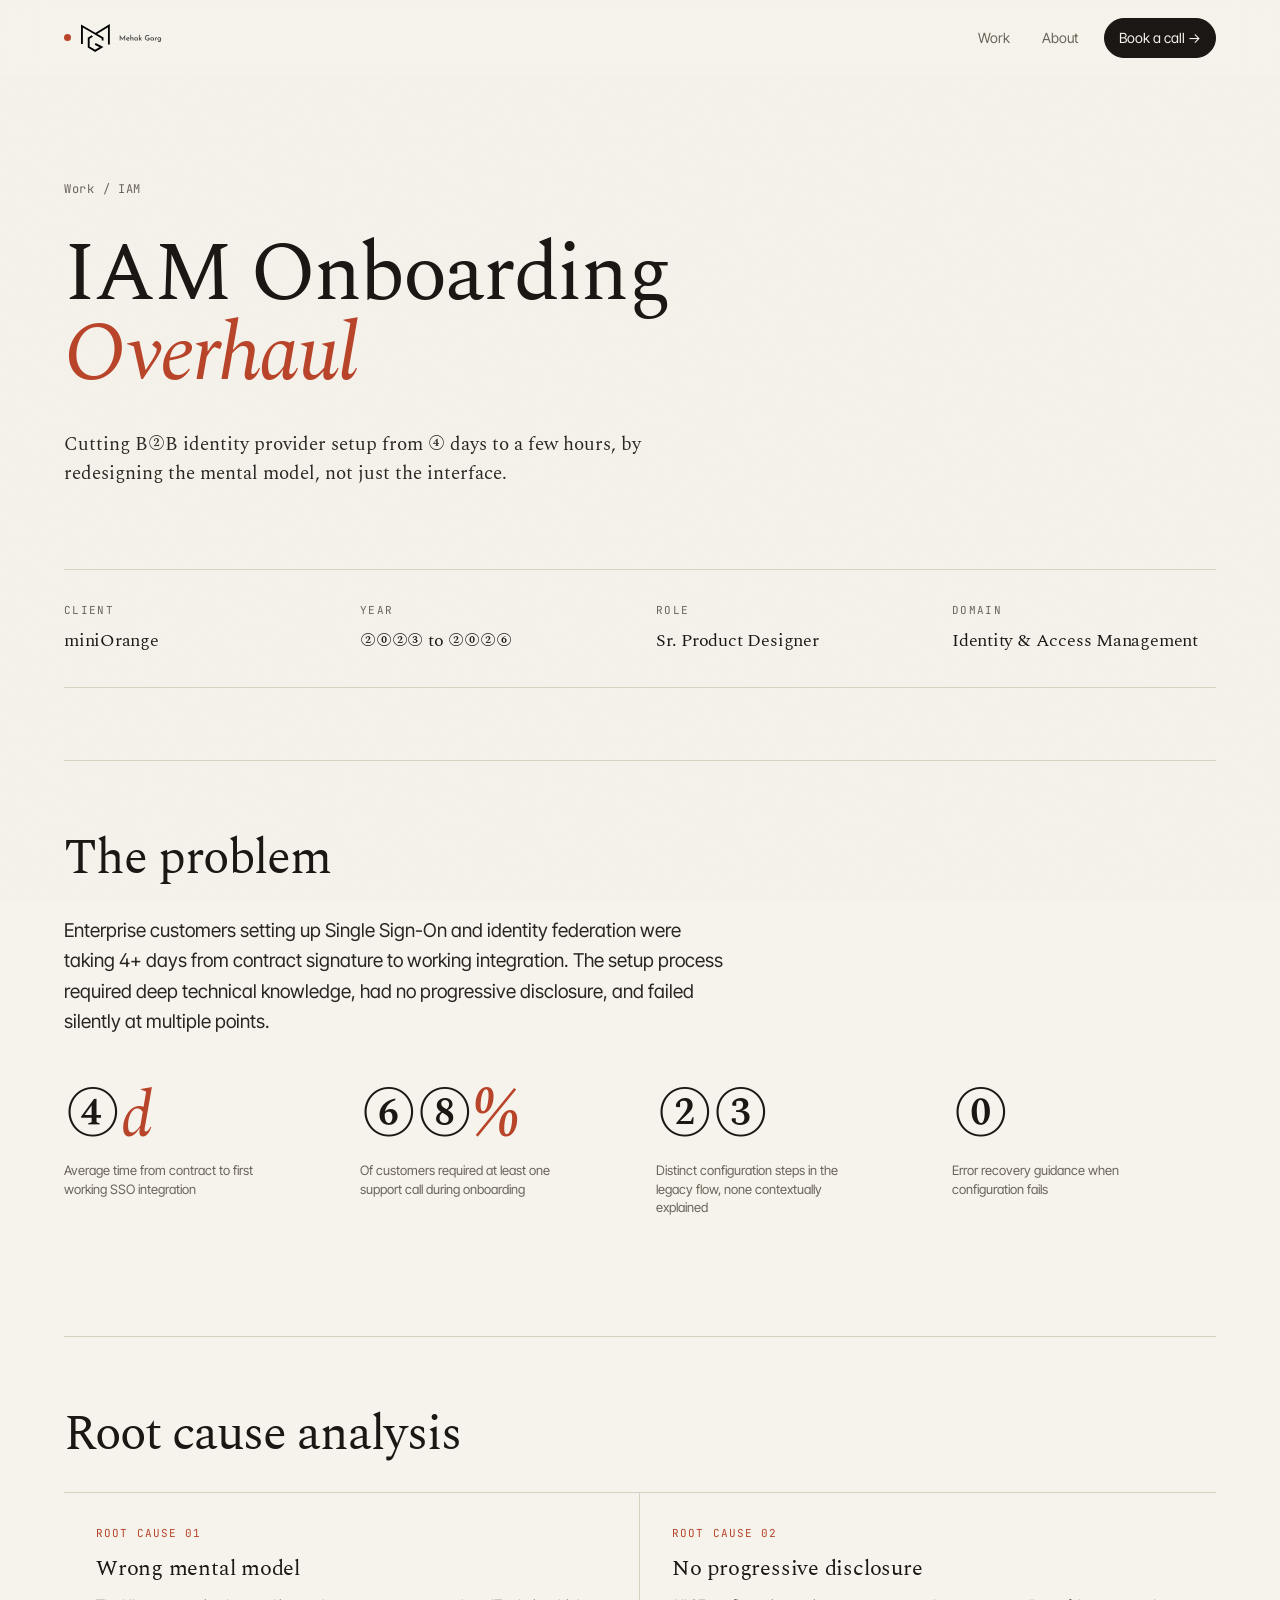
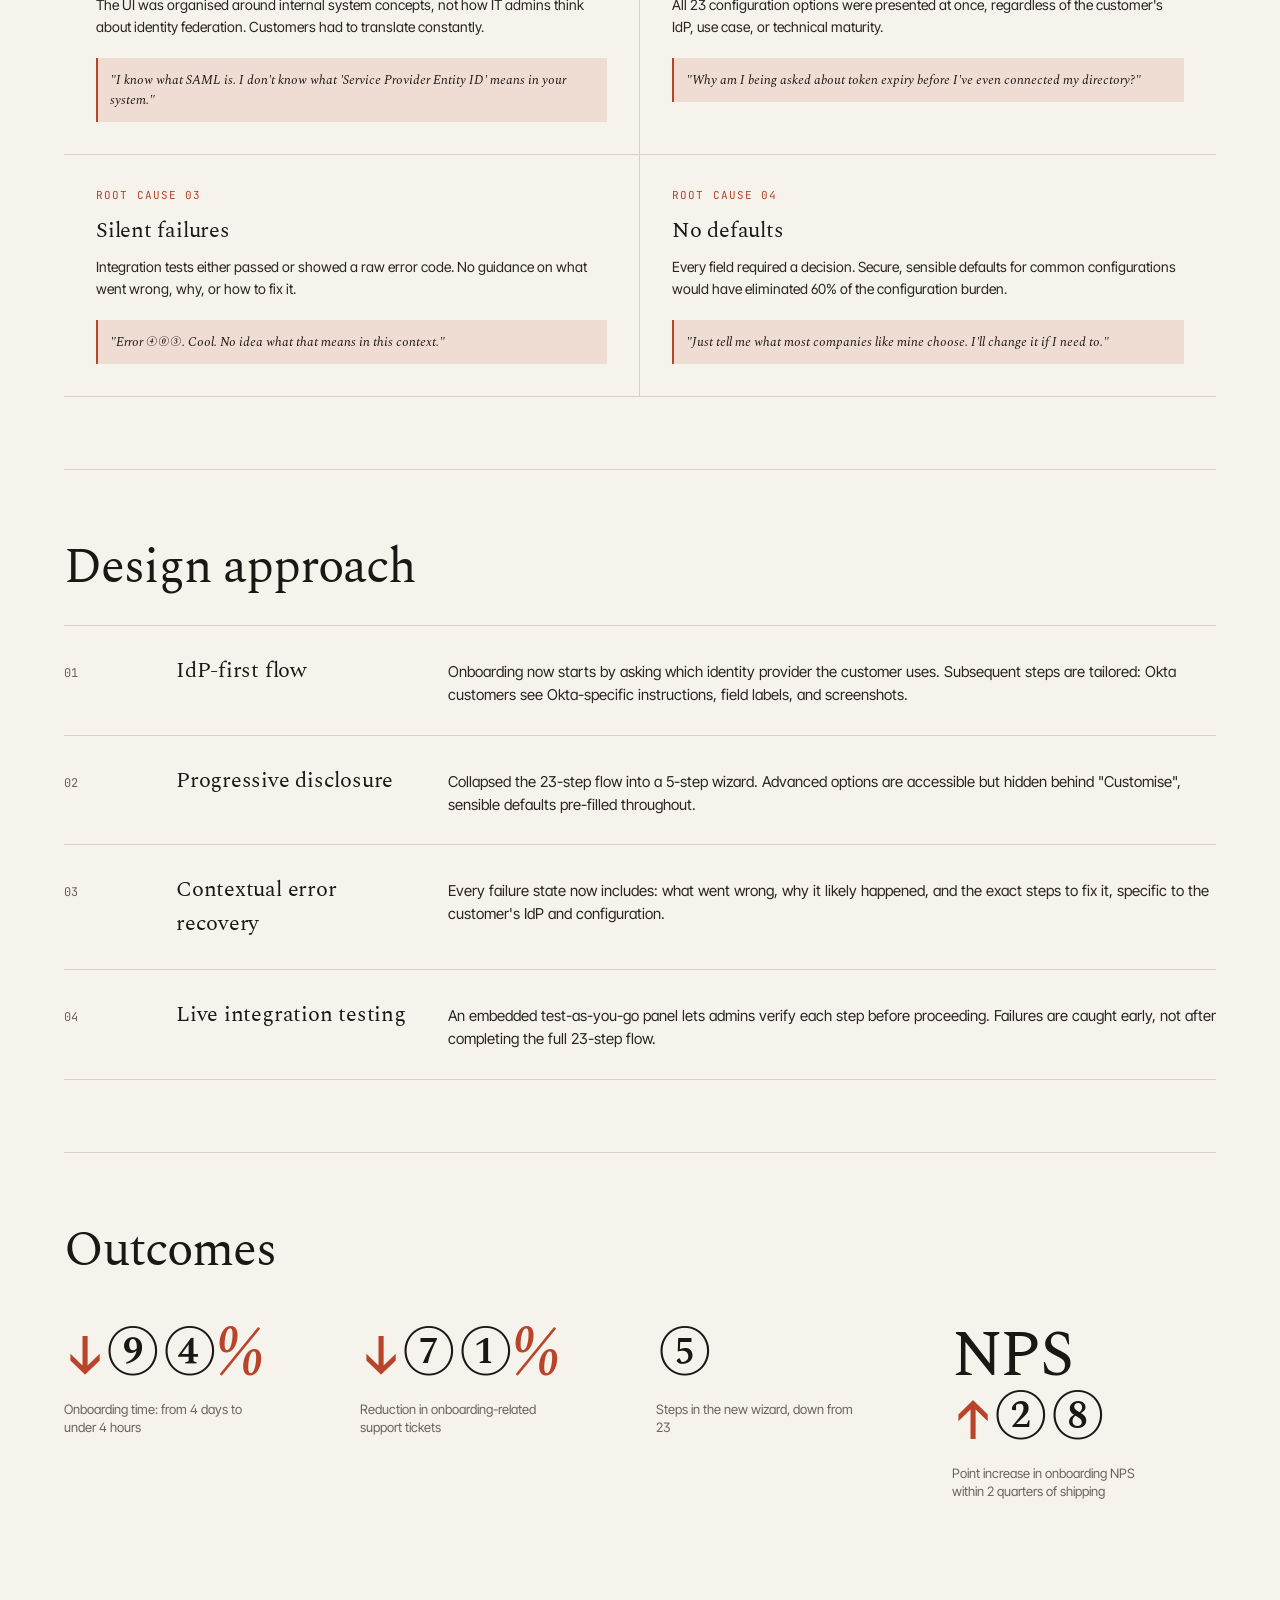
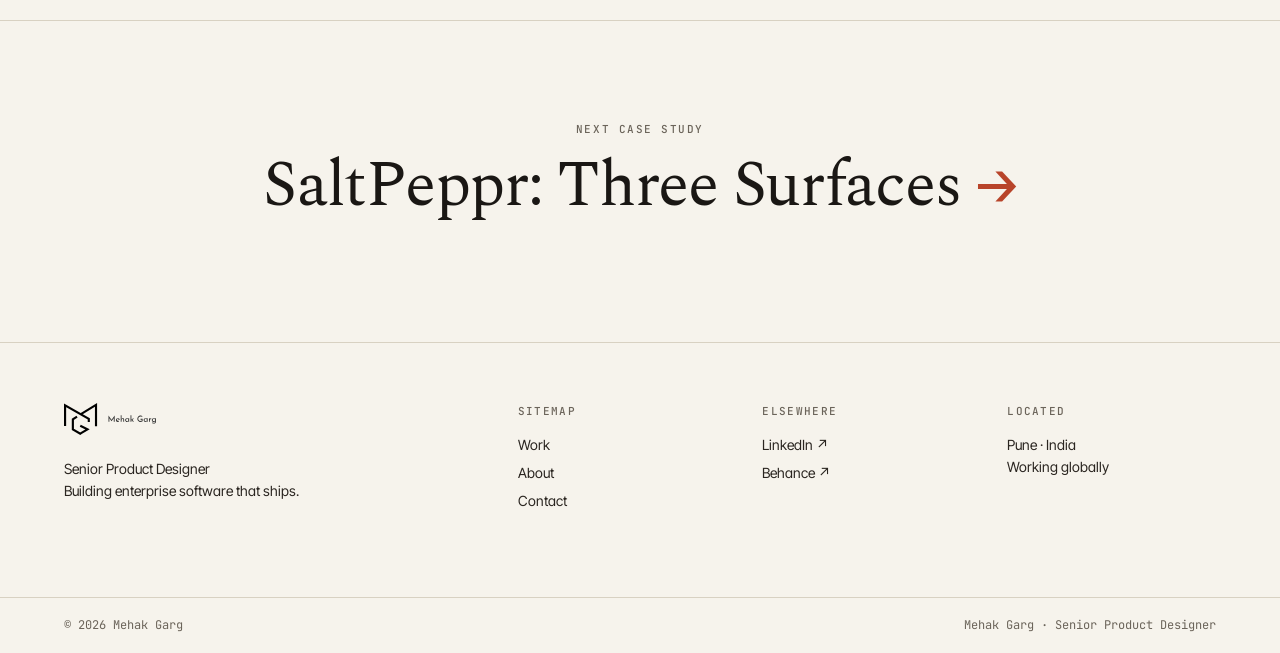
<file: case-iam.html>
<!doctype html>
<html lang="en">
<head>
<meta charset="utf-8" />
<meta name="viewport" content="width=device-width, initial-scale=1" />
<title>IAM Onboarding Overhaul | Mehak Garg</title>
<link rel="preconnect" href="https://fonts.googleapis.com" />
<link rel="preconnect" href="https://fonts.gstatic.com" crossorigin />
<link href="https://fonts.googleapis.com/css2?family=Spectral:ital,wght@0,300;0,400;0,500;1,400&family=Inter+Tight:wght@400;500;600&family=JetBrains+Mono:wght@400;500&display=swap" rel="stylesheet" />
<link rel="stylesheet" href="styles.css" />
</head>
<body>

<div class="scroll-progress"></div>

<nav class="nav">
  <a href="index.html" class="nav-logo" data-cursor="hover">
    <span class="dot"></span>
    <img src="assets/logo.svg" alt="Mehak Garg" />
  </a>
  <div class="nav-links">
    <a href="index.html#work" data-cursor="hover">Work</a>
    <a href="about.html" data-cursor="hover">About</a>
    <a href="about.html#contact" class="cta" data-cursor="hover">Book a call →</a>
  </div>
</nav>

<div class="wrap">
  <div class="case-hero">
    <div class="breadcrumbs">Work / IAM</div>
    <h1 class="reveal">IAM Onboarding <span class="em">Overhaul</span></h1>
    <p class="sub reveal">Cutting B2B identity provider setup from 4 days to a few hours, by redesigning the mental model, not just the interface.</p>
    <div class="case-meta reveal">
      <div class="it"><div class="l">Client</div><div class="v serif">miniOrange</div></div>
      <div class="it"><div class="l">Year</div><div class="v serif">2023 to 2026</div></div>
      <div class="it"><div class="l">Role</div><div class="v serif">Sr. Product Designer</div></div>
      <div class="it"><div class="l">Domain</div><div class="v serif">Identity &amp; Access Management</div></div>
    </div>
  </div>
</div>

<div class="wrap">
  <div class="case-section reveal">
    <h2 class="serif">The problem</h2>
    <p class="lead">Enterprise customers setting up Single Sign-On and identity federation were taking 4+ days from contract signature to working integration. The setup process required deep technical knowledge, had no progressive disclosure, and failed silently at multiple points.</p>
    <div class="stats">
      <div class="stat"><div class="n serif">4<span class="em">d</span></div><div class="l">Average time from contract to first working SSO integration</div></div>
      <div class="stat"><div class="n serif">68<span class="em">%</span></div><div class="l">Of customers required at least one support call during onboarding</div></div>
      <div class="stat"><div class="n serif">23</div><div class="l">Distinct configuration steps in the legacy flow, none contextually explained</div></div>
      <div class="stat"><div class="n serif">0</div><div class="l">Error recovery guidance when configuration fails</div></div>
    </div>
  </div>

  <div class="case-section reveal">
    <h2 class="serif">Root cause analysis</h2>
    <div class="problem-list">
      <div class="it">
        <div class="lab">Root cause 01</div>
        <h4 class="serif">Wrong mental model</h4>
        <p>The UI was organised around internal system concepts, not how IT admins think about identity federation. Customers had to translate constantly.</p>
        <div class="insight">"I know what SAML is. I don't know what 'Service Provider Entity ID' means in your system."</div>
      </div>
      <div class="it">
        <div class="lab">Root cause 02</div>
        <h4 class="serif">No progressive disclosure</h4>
        <p>All 23 configuration options were presented at once, regardless of the customer's IdP, use case, or technical maturity.</p>
        <div class="insight">"Why am I being asked about token expiry before I've even connected my directory?"</div>
      </div>
      <div class="it">
        <div class="lab">Root cause 03</div>
        <h4 class="serif">Silent failures</h4>
        <p>Integration tests either passed or showed a raw error code. No guidance on what went wrong, why, or how to fix it.</p>
        <div class="insight">"Error 403. Cool. No idea what that means in this context."</div>
      </div>
      <div class="it">
        <div class="lab">Root cause 04</div>
        <h4 class="serif">No defaults</h4>
        <p>Every field required a decision. Secure, sensible defaults for common configurations would have eliminated 60% of the configuration burden.</p>
        <div class="insight">"Just tell me what most companies like mine choose. I'll change it if I need to."</div>
      </div>
    </div>
  </div>

  <div class="case-section reveal">
    <h2 class="serif">Design approach</h2>
    <div class="steps">
      <div class="step">
        <div class="n">01</div>
        <div class="t serif">IdP-first flow</div>
        <div class="d">Onboarding now starts by asking which identity provider the customer uses. Subsequent steps are tailored: Okta customers see Okta-specific instructions, field labels, and screenshots.</div>
      </div>
      <div class="step">
        <div class="n">02</div>
        <div class="t serif">Progressive disclosure</div>
        <div class="d">Collapsed the 23-step flow into a 5-step wizard. Advanced options are accessible but hidden behind "Customise", sensible defaults pre-filled throughout.</div>
      </div>
      <div class="step">
        <div class="n">03</div>
        <div class="t serif">Contextual error recovery</div>
        <div class="d">Every failure state now includes: what went wrong, why it likely happened, and the exact steps to fix it, specific to the customer's IdP and configuration.</div>
      </div>
      <div class="step">
        <div class="n">04</div>
        <div class="t serif">Live integration testing</div>
        <div class="d">An embedded test-as-you-go panel lets admins verify each step before proceeding. Failures are caught early, not after completing the full 23-step flow.</div>
      </div>
    </div>
  </div>

  <div class="case-section reveal">
    <h2 class="serif">Outcomes</h2>
    <div class="stats">
      <div class="stat"><div class="n serif"><span class="em">↓</span>94<span class="em">%</span></div><div class="l">Onboarding time: from 4 days to under 4 hours</div></div>
      <div class="stat"><div class="n serif"><span class="em">↓</span>71<span class="em">%</span></div><div class="l">Reduction in onboarding-related support tickets</div></div>
      <div class="stat"><div class="n serif">5</div><div class="l">Steps in the new wizard, down from 23</div></div>
      <div class="stat"><div class="n serif">NPS <span class="em">↑</span>28</div><div class="l">Point increase in onboarding NPS within 2 quarters of shipping</div></div>
    </div>
  </div>
</div>

<div class="next-case wrap reveal">
  <span class="eyebrow">Next case study</span>
  <h3 class="serif"><a href="case-saltpeppr.html">SaltPeppr: Three Surfaces <span class="em">→</span></a></h3>
</div>

<footer>
  <div class="foot">
    <div class="col">
      <div class="name" style="margin-bottom:12px;"><img src="assets/logo.svg" alt="Mehak Garg" style="height:32px;width:auto;" /></div>
      <p class="meta">Senior Product Designer<br/>Building enterprise software that ships.</p>
    </div>
    <div class="col">
      <h5>Sitemap</h5>
      <a href="index.html#work">Work</a>
      <a href="about.html">About</a>
      <a href="about.html#contact">Contact</a>
    </div>
    <div class="col">
      <h5>Elsewhere</h5>
      <a href="https://www.linkedin.com/in/mehakrajeshgarg/" target="_blank" rel="noopener">LinkedIn ↗</a>
      <a href="https://www.behance.net/mehakgarg5" target="_blank" rel="noopener">Behance ↗</a>
    </div>
    <div class="col">
      <h5>Located</h5>
      <p class="meta">Pune · India<br/>Working globally</p>
    </div>
  </div>
  <div class="foot-bottom">
    <span>© 2026 Mehak Garg</span>
    <span>Mehak Garg · Senior Product Designer</span>
  </div>
</footer>

<script src="app.js"></script>
</body>
</html>
</file>
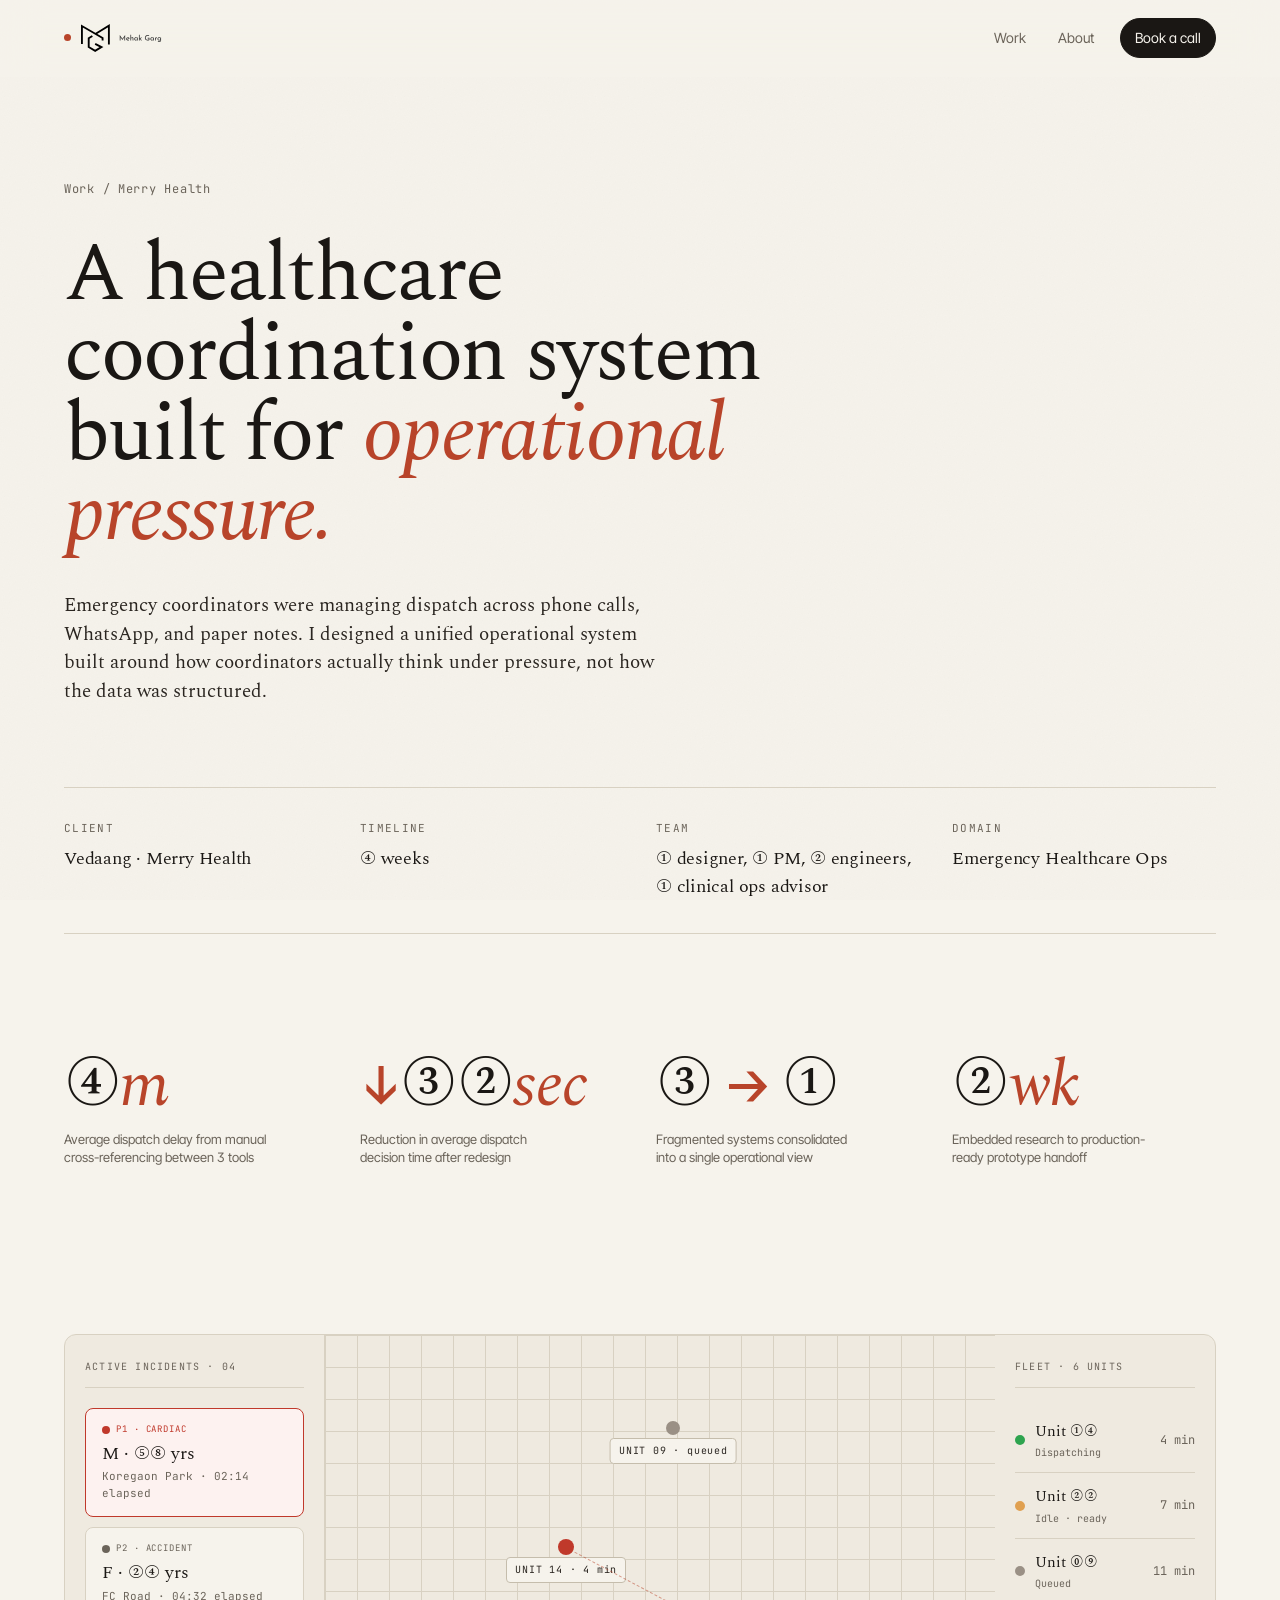
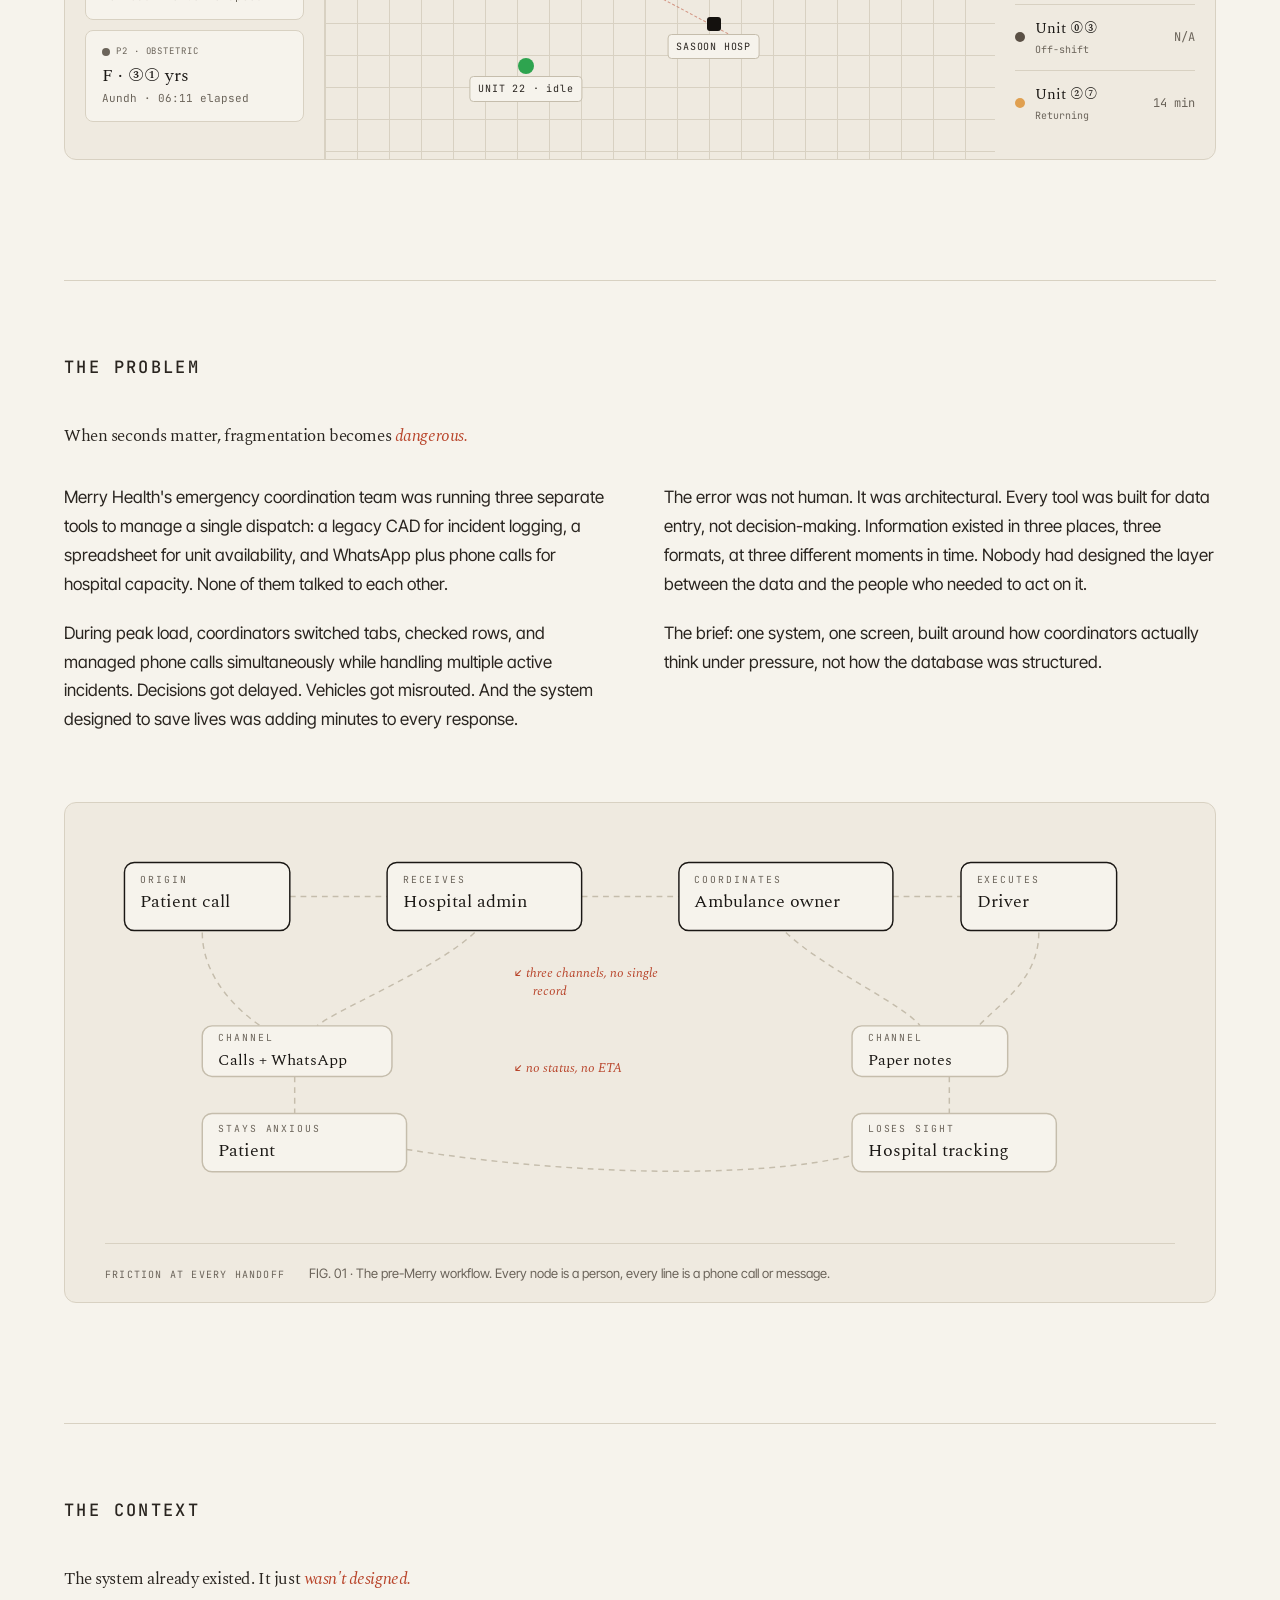
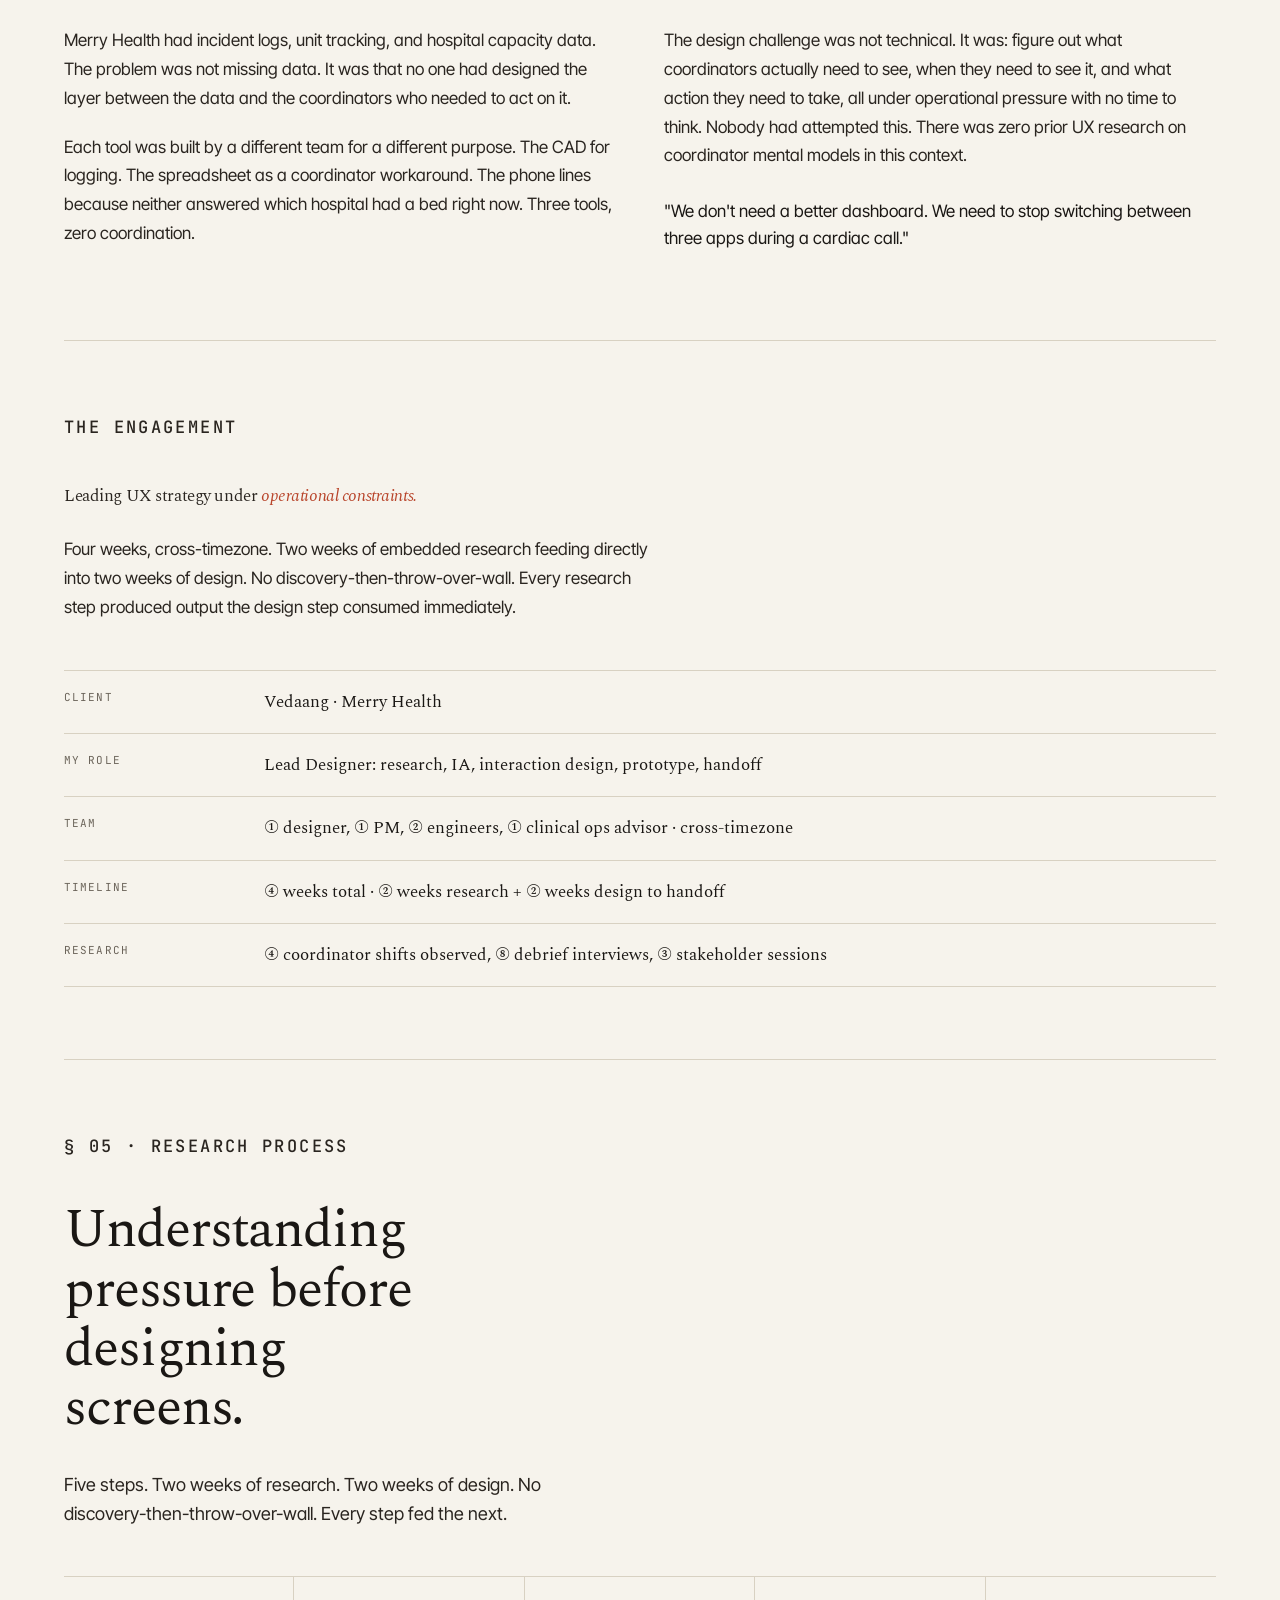
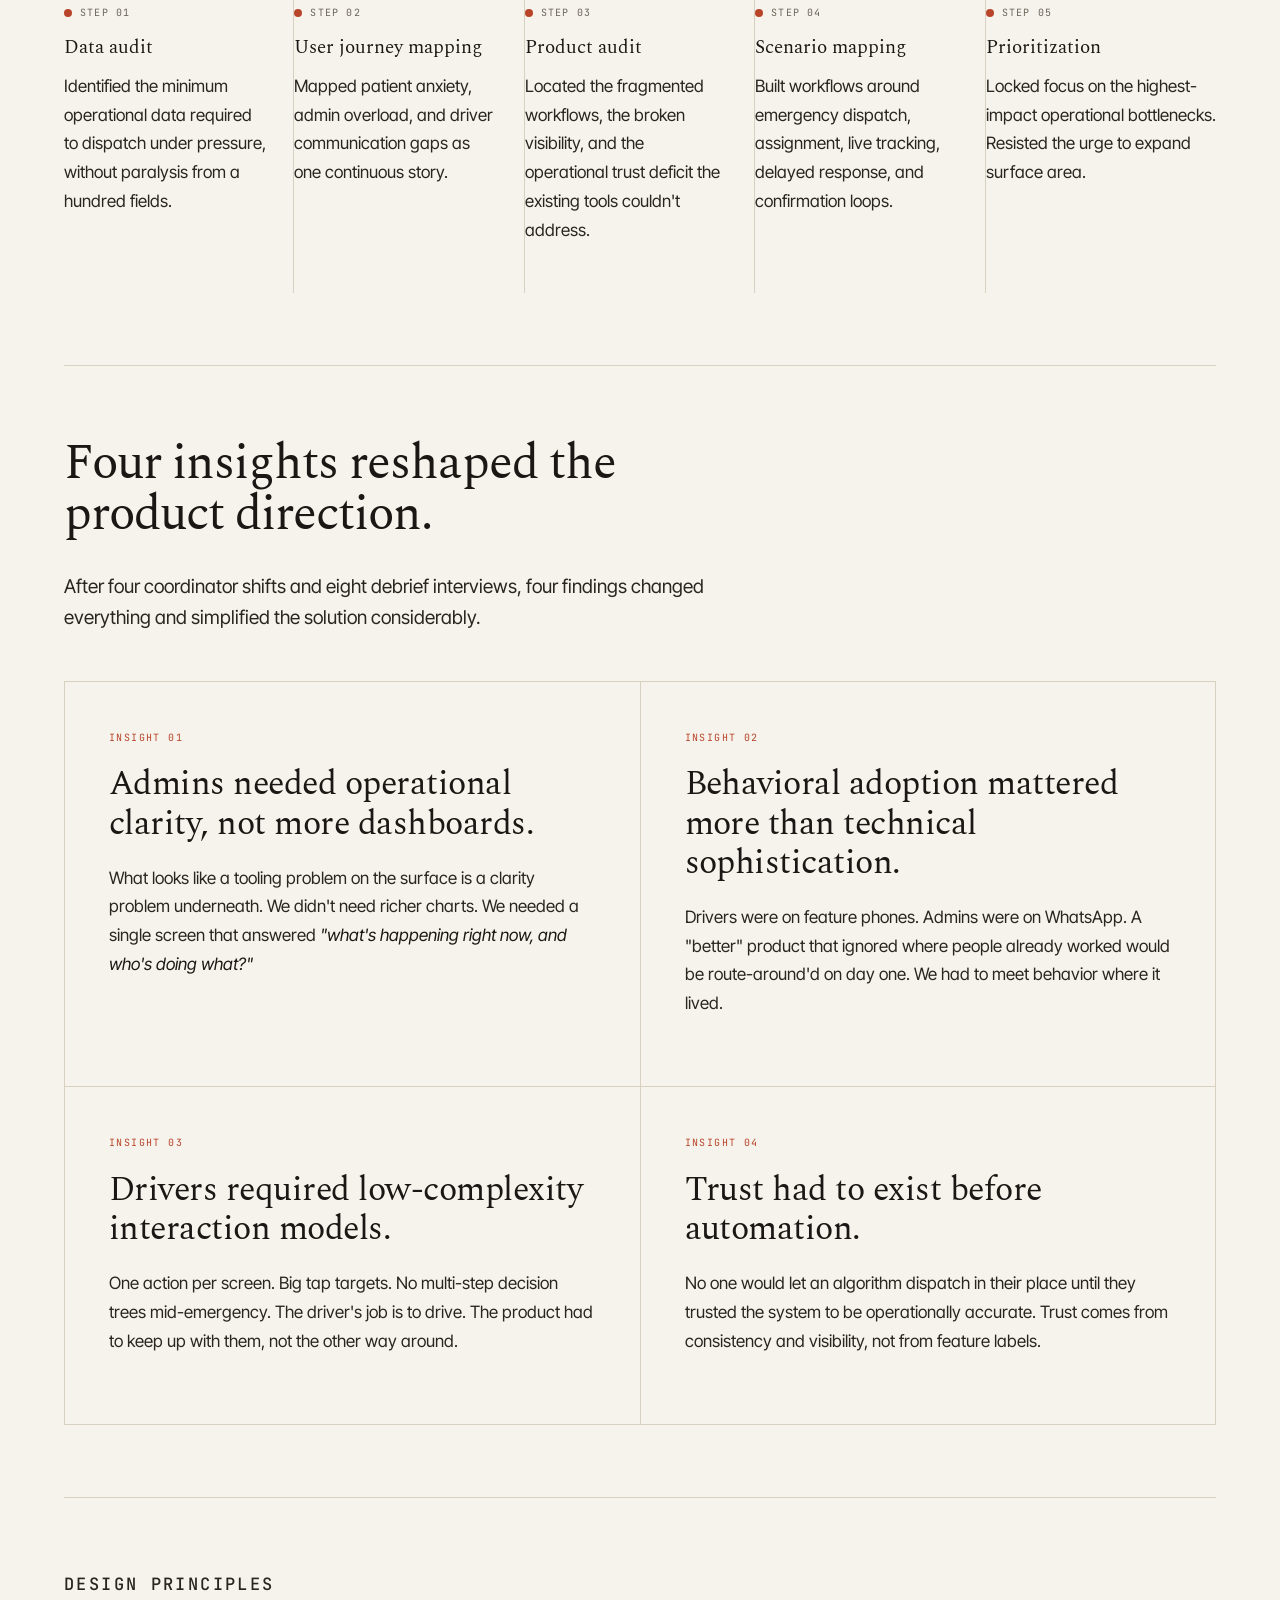
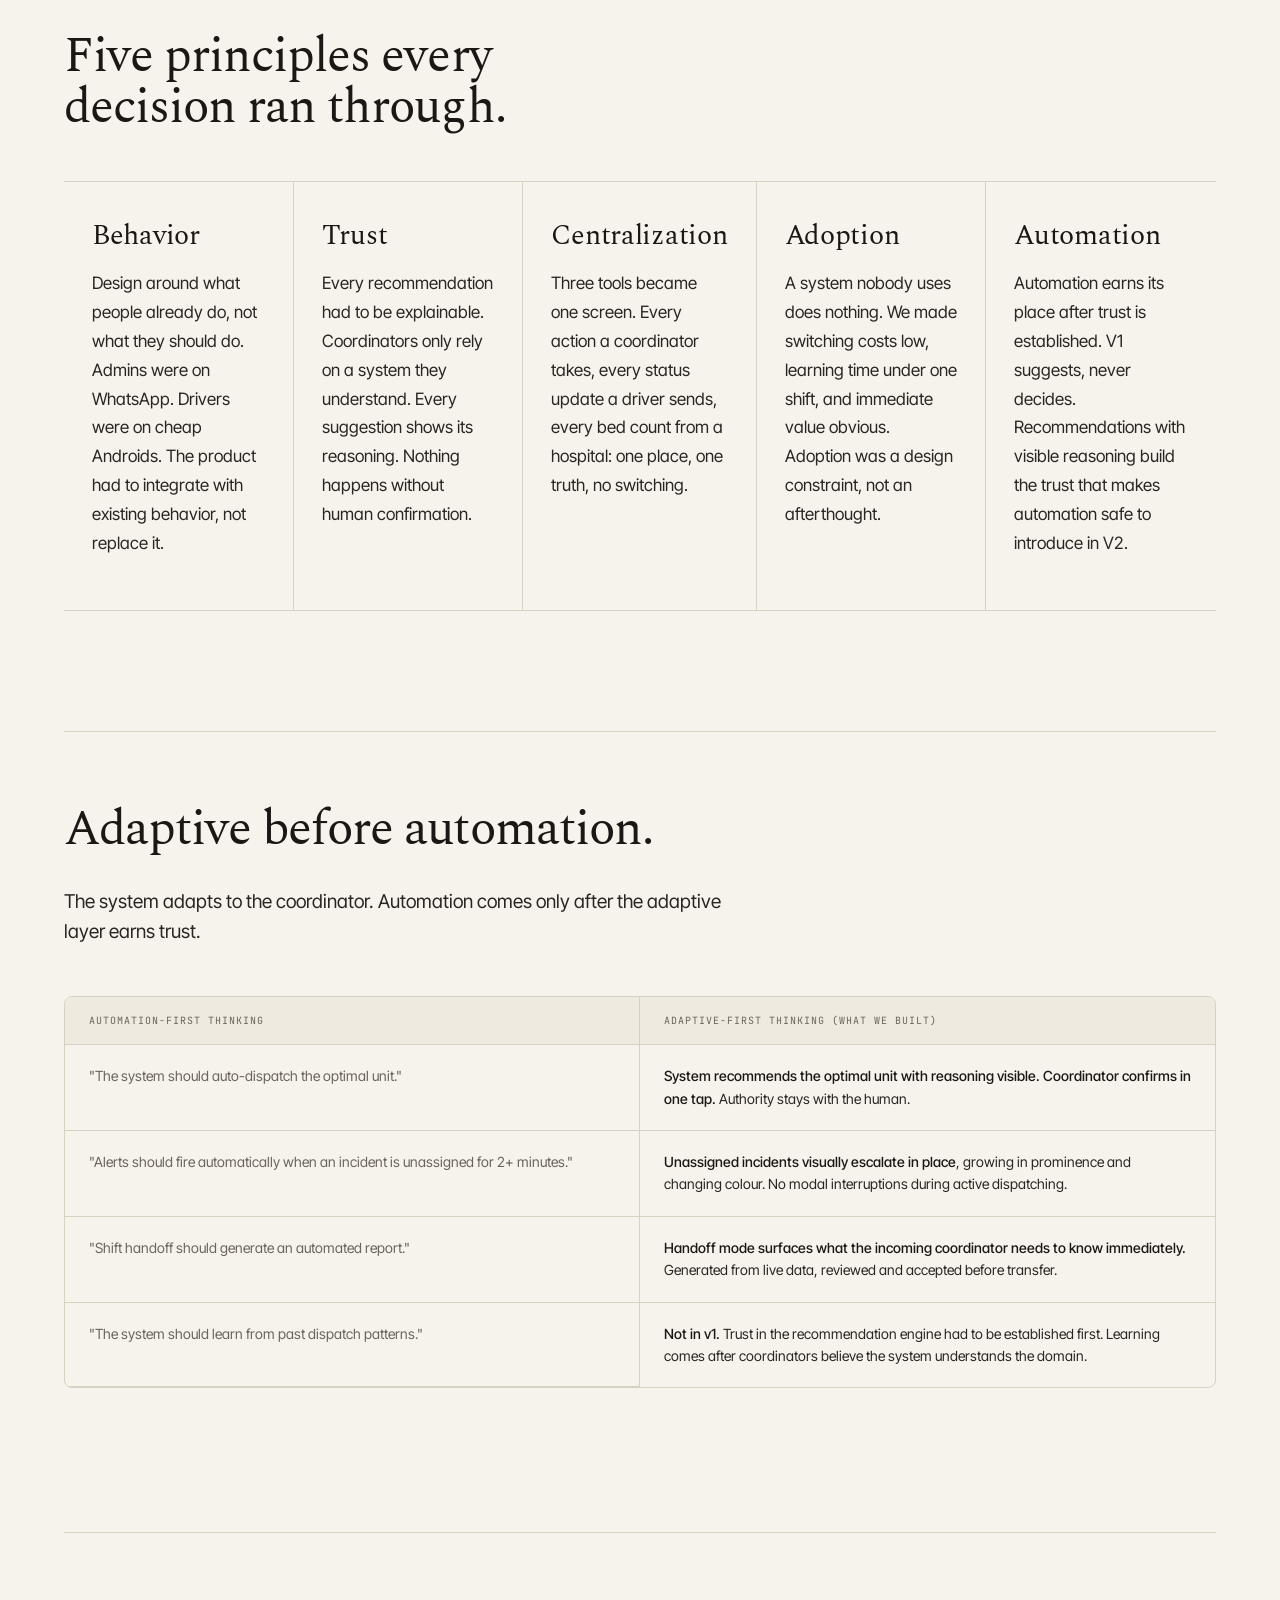
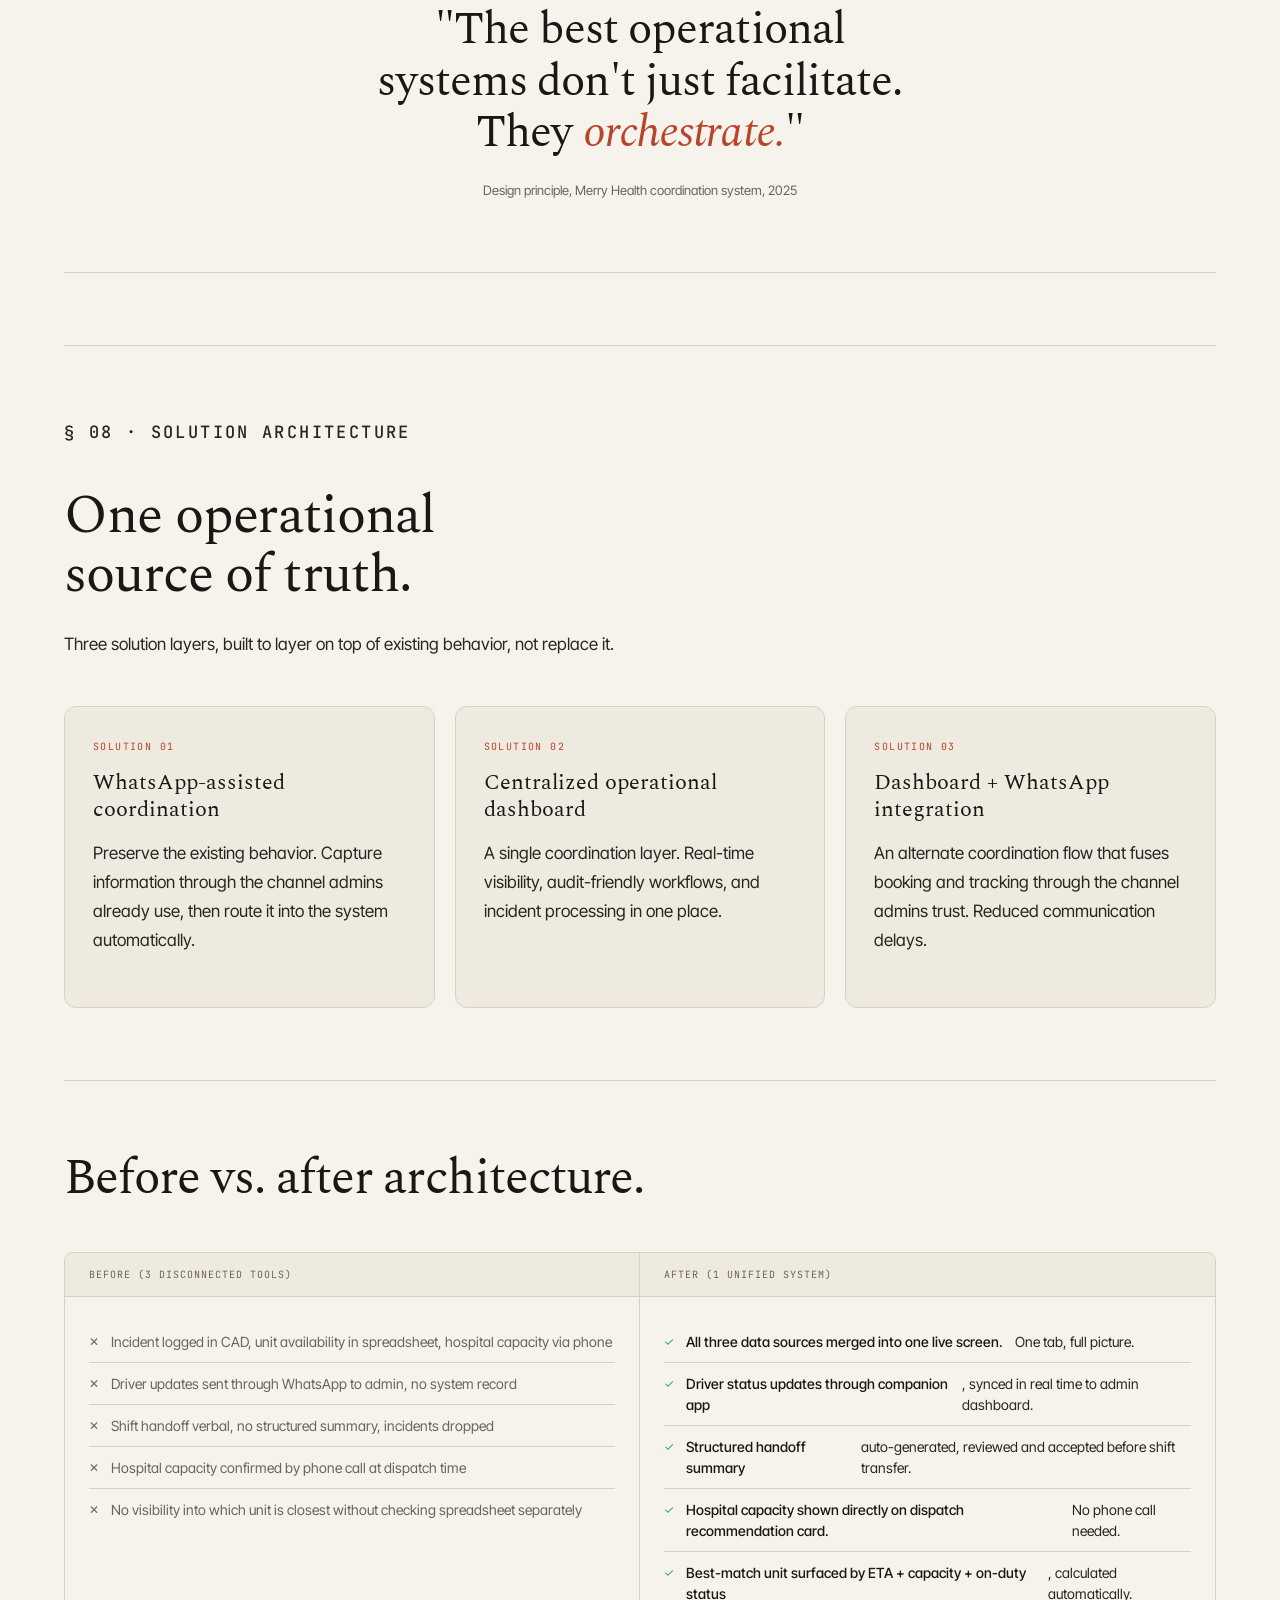
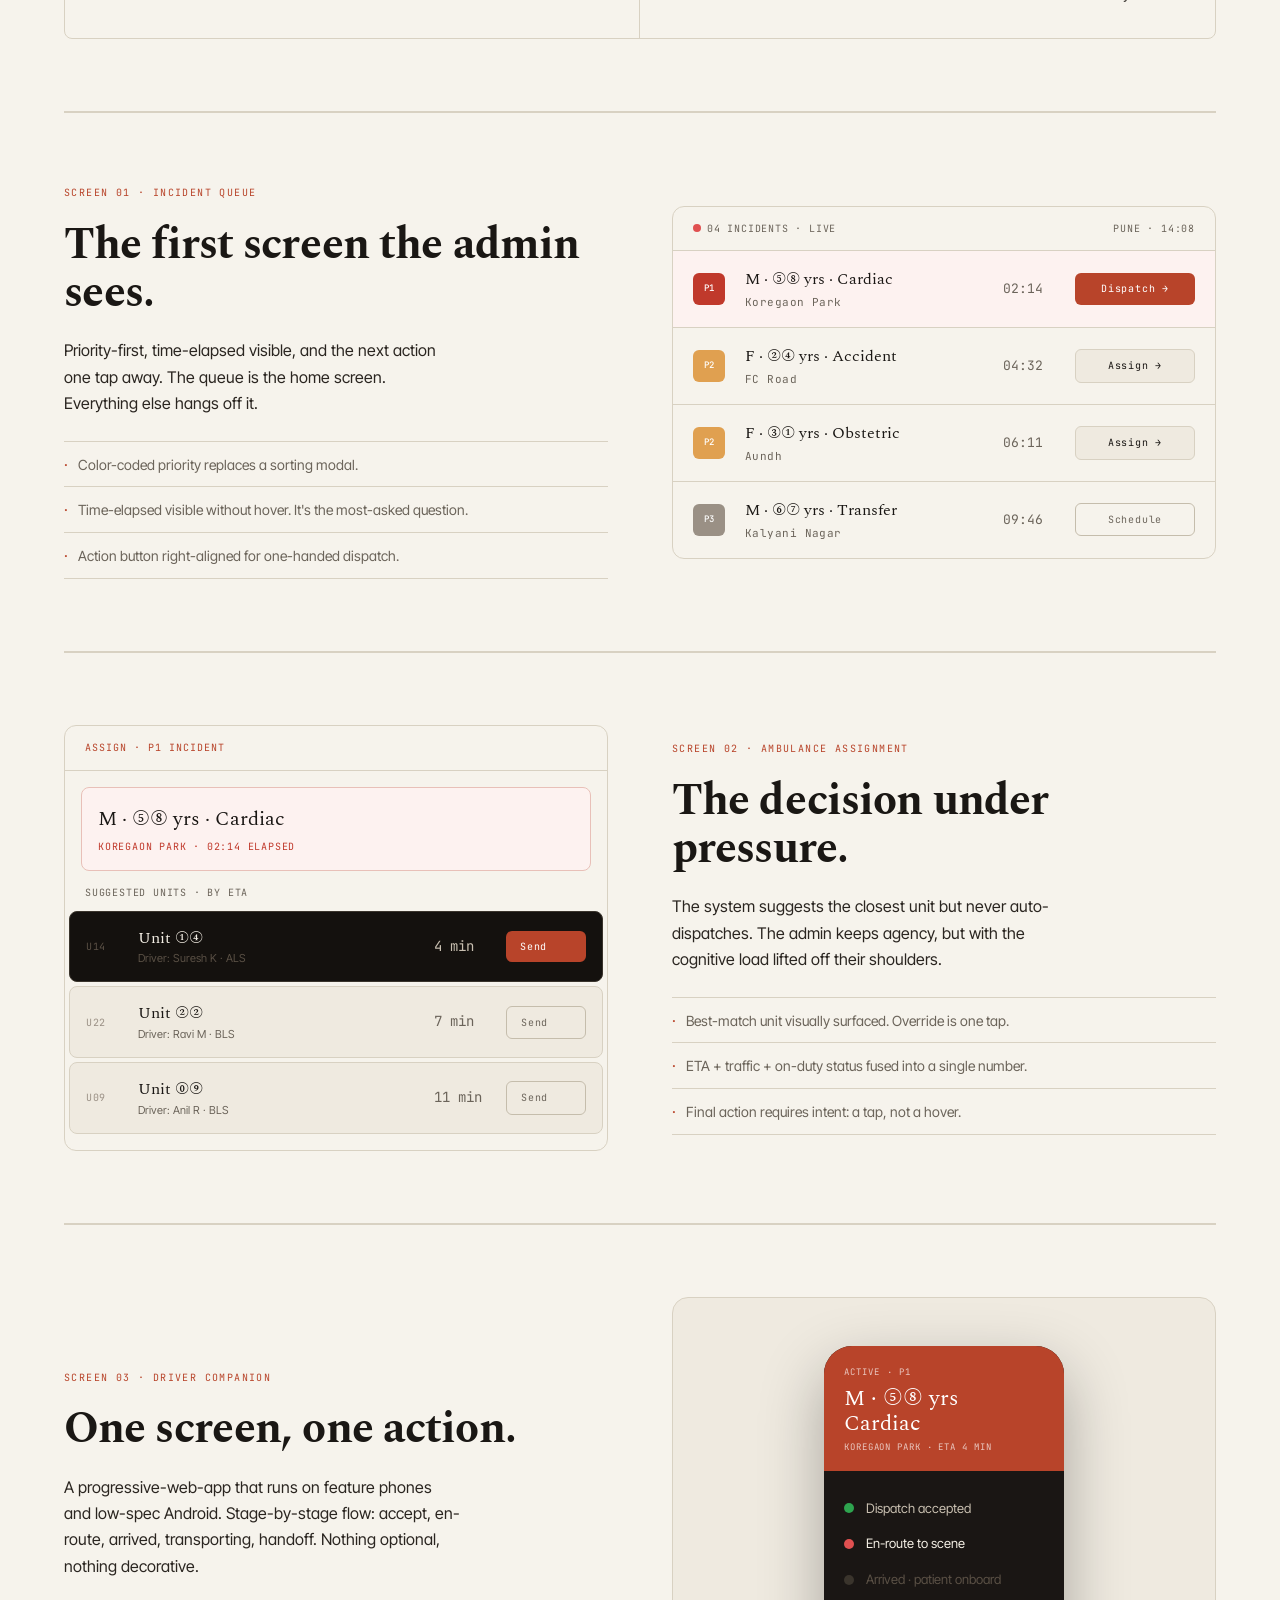
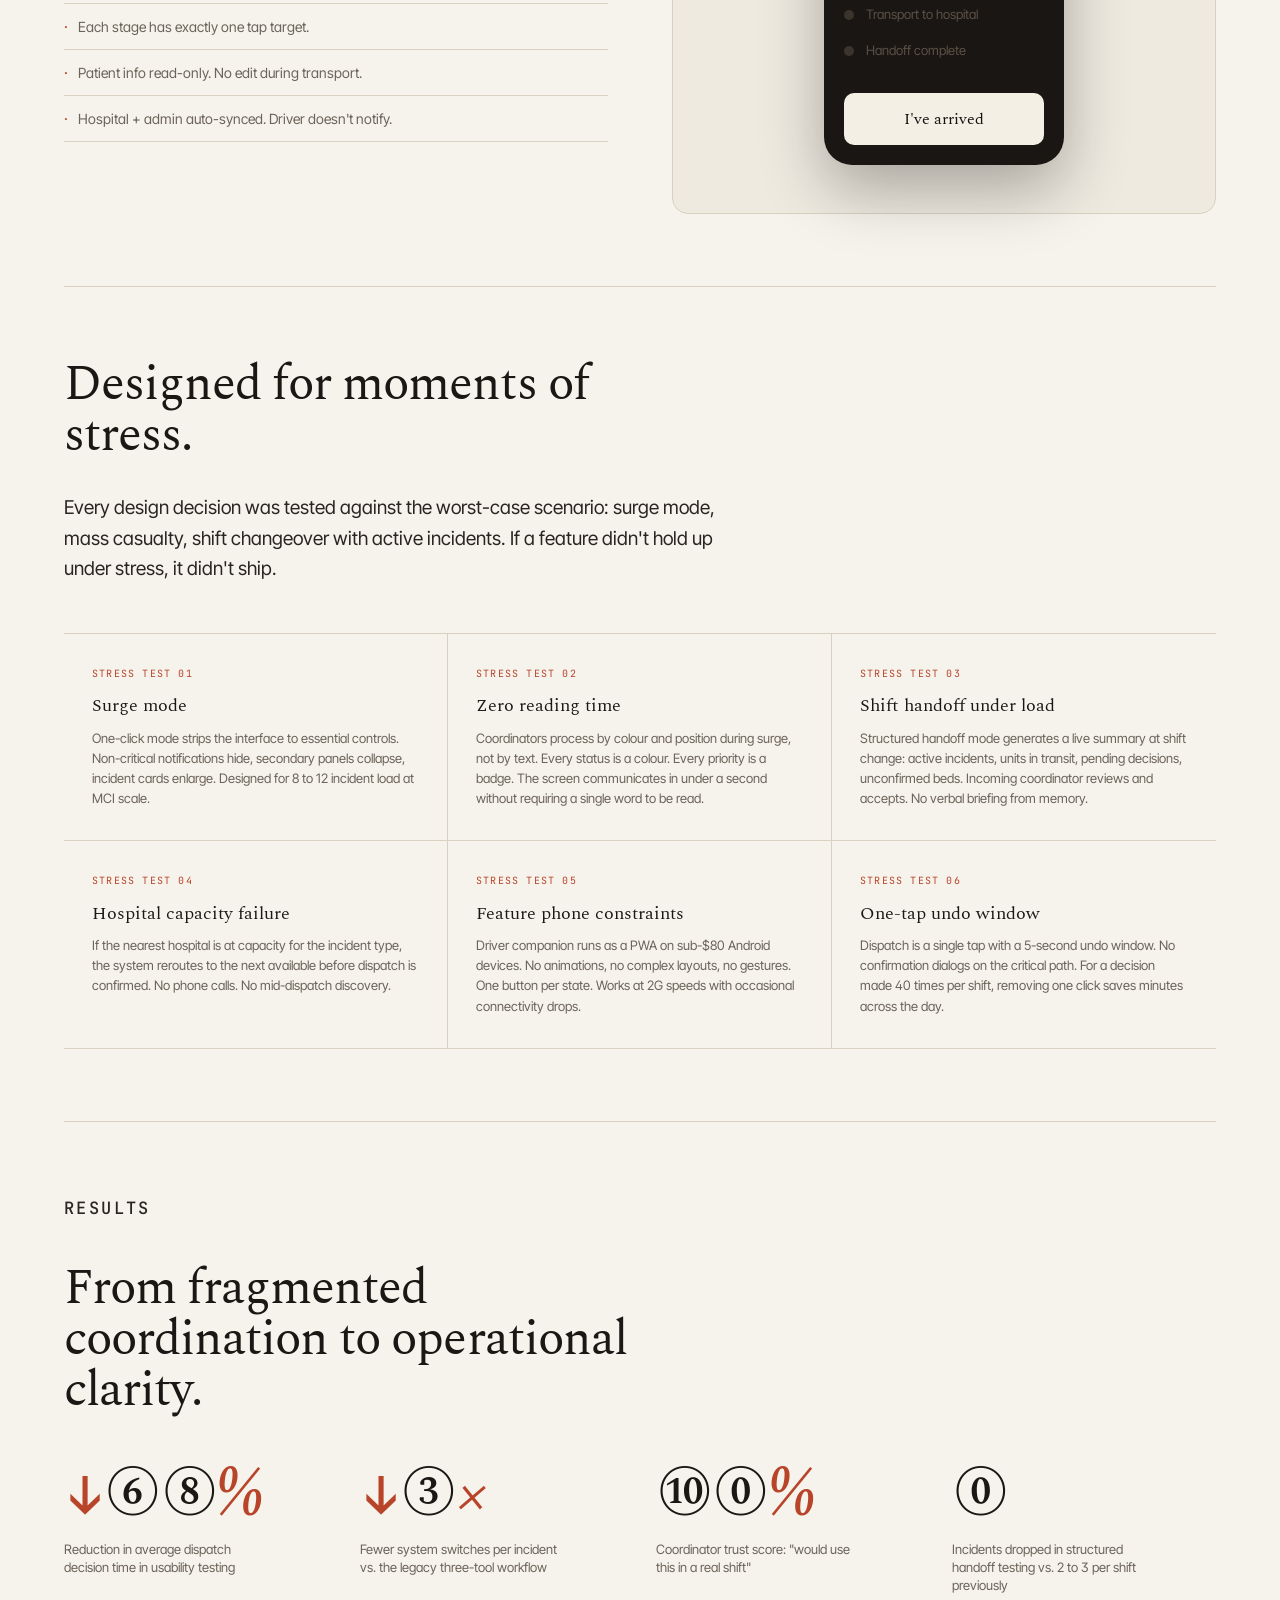
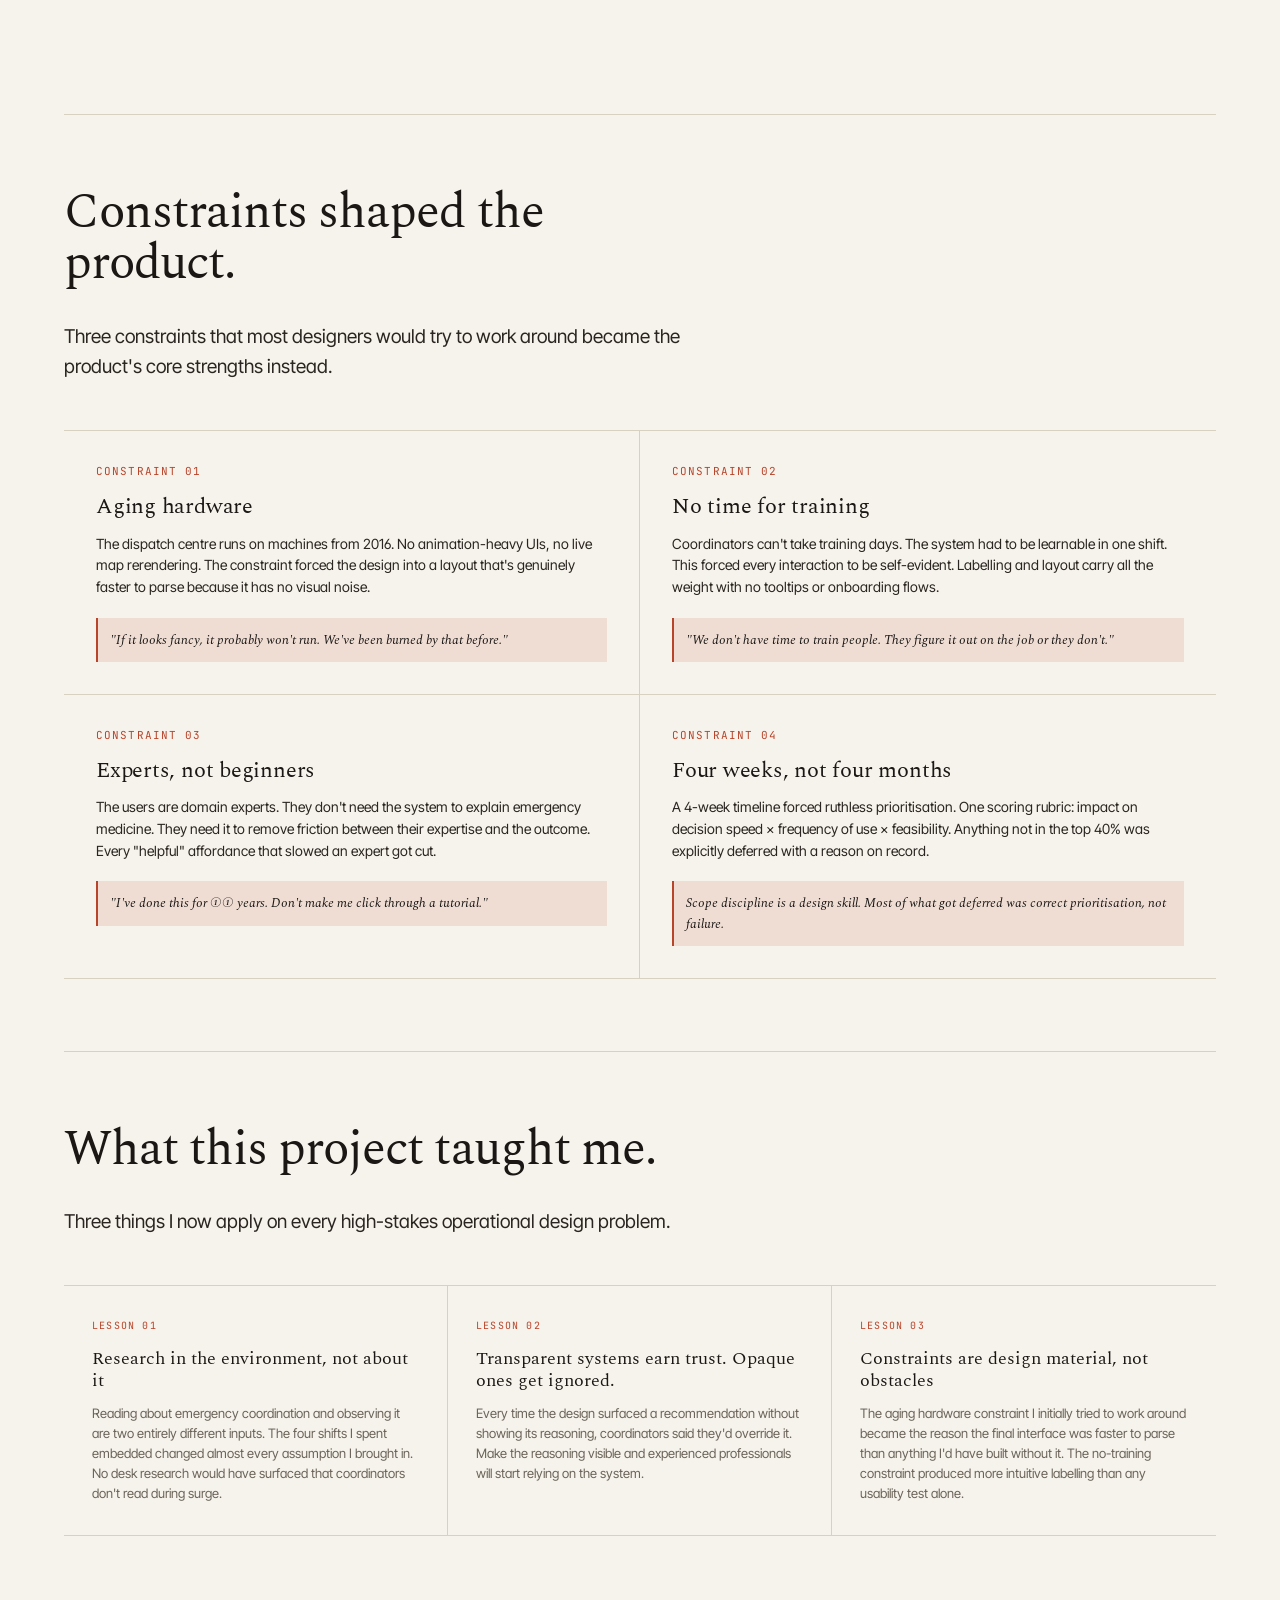
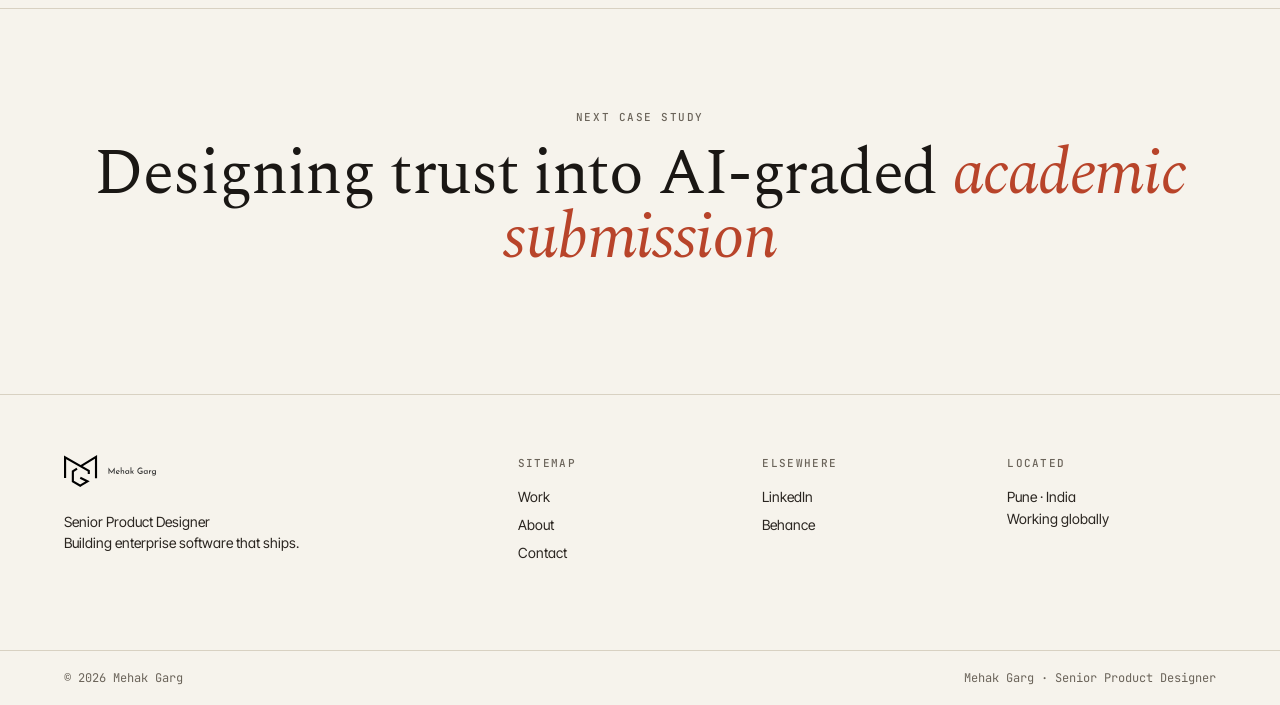
<file: case-merry.html>
<!doctype html>
<html lang="en">
<head>
<meta charset="utf-8" />
<meta name="viewport" content="width=device-width, initial-scale=1" />
<title>Merry Health: Healthcare Coordination | Mehak Garg</title>
<link rel="preconnect" href="https://fonts.googleapis.com" />
<link rel="preconnect" href="https://fonts.gstatic.com" crossorigin />
<link href="https://fonts.googleapis.com/css2?family=Spectral:ital,wght@0,300;0,400;0,500;1,400&family=Inter+Tight:wght@400;500;600&family=JetBrains+Mono:wght@400;500&display=swap" rel="stylesheet" />
<link rel="stylesheet" href="styles.css" />
<style>
.case-display {
  font-family: var(--serif);
  font-size: clamp(30px, 4.5vw, 60px);
  font-weight: 400;
  line-height: 1.08;
  letter-spacing: -0.025em;
  color: var(--ink);
  max-width: 22ch;
  margin-bottom: 32px;
}
.case-display .em { font-style: italic; color: var(--accent); }

/* Role table */
.role-table { display: grid; grid-template-columns: 200px 1fr; border-top: 1px solid var(--rule); margin: 48px 0 0; }
.role-table .rt-key { font-family: var(--mono); font-size: 11px; color: var(--muted); letter-spacing: 0.1em; text-transform: uppercase; padding: 18px 0; border-bottom: 1px solid var(--rule); }
.role-table .rt-val { font-family: var(--serif); font-size: 17px; color: var(--ink); padding: 18px 0; border-bottom: 1px solid var(--rule); }

/* Dispatch UI */
.dispatch-ui { display: grid; grid-template-columns: 260px 1fr 220px; border: 1px solid var(--rule); border-radius: 12px; overflow: hidden; background: var(--paper-2); margin: 48px 0; font-family: var(--mono); }
.du-panel { padding: 24px 20px; border-right: 1px solid var(--rule); }
.du-panel:last-child { border-right: none; }
.du-panel-header { font-size: 10px; letter-spacing: 0.12em; color: var(--muted); margin-bottom: 20px; padding-bottom: 12px; border-bottom: 1px solid var(--rule); }
.du-incident { background: var(--paper); border: 1px solid var(--rule); border-radius: 8px; padding: 14px 16px; margin-bottom: 10px; }
.du-incident.p1 { border-color: #c0392b; background: #fdf2f0; }
[data-theme="dark"] .du-incident.p1 { background: #2a1210; }
.du-priority { font-size: 9px; letter-spacing: 0.1em; color: var(--muted); margin-bottom: 6px; display: flex; align-items: center; gap: 6px; }
.du-priority::before { content: ''; width: 8px; height: 8px; border-radius: 50%; background: var(--muted); flex-shrink: 0; }
.du-incident.p1 .du-priority { color: #c0392b; }
.du-incident.p1 .du-priority::before { background: #c0392b; }
.du-patient { font-family: var(--serif); font-size: 18px; color: var(--ink); line-height: 1.2; margin-bottom: 4px; }
.du-loc { font-size: 11px; color: var(--muted); }
.du-map { position: relative; overflow: hidden; background-image: repeating-linear-gradient(var(--rule) 0 1px, transparent 1px 32px), repeating-linear-gradient(90deg, var(--rule) 0 1px, transparent 1px 32px); background-size: 32px 32px; background-color: var(--paper-2); min-height: 340px; }
.du-dot { position: absolute; border-radius: 50%; }
.du-dot-label { position: absolute; font-family: var(--mono); font-size: 10px; letter-spacing: 0.08em; background: var(--paper); border: 1px solid var(--rule-2); padding: 4px 8px; border-radius: 4px; white-space: nowrap; color: var(--ink-2); }
.du-fleet-row { display: flex; align-items: center; justify-content: space-between; padding: 12px 0; border-bottom: 1px solid var(--rule); gap: 10px; }
.du-fleet-row:last-child { border-bottom: none; }
.du-fleet-dot { width: 10px; height: 10px; border-radius: 50%; flex-shrink: 0; }
.du-fleet-info { flex: 1; }
.du-fleet-name { font-family: var(--serif); font-size: 15px; color: var(--ink); }
.du-fleet-status { font-size: 10px; color: var(--muted); margin-top: 2px; }
.du-fleet-eta { font-size: 12px; color: var(--muted); }

/* Workflow diagram */
.workflow-fig { background: var(--paper-2); border: 1px solid var(--rule); border-radius: 12px; padding: 40px 40px 0; margin: 48px 0; overflow: hidden; }
.workflow-fig svg { width: 100%; height: auto; display: block; overflow: visible; }
.wf-footer { padding: 20px 0; border-top: 1px solid var(--rule); margin-top: 20px; display: flex; gap: 24px; align-items: baseline; }
.wf-footer .wf-label { font-family: var(--mono); font-size: 10px; letter-spacing: 0.12em; color: var(--muted); white-space: nowrap; }
.wf-footer .wf-caption { font-size: 13px; color: var(--muted); line-height: 1.4; }

/* Research steps */
.research-steps { display: grid; grid-template-columns: repeat(5, 1fr); gap: 0; border-top: 1px solid var(--rule); margin-top: 48px; }
.rs-item { padding: 28px 24px 28px 0; border-right: 1px solid var(--rule); }
.rs-item:last-child { border-right: none; padding-right: 0; }
.rs-n { display: flex; align-items: center; gap: 8px; font-family: var(--mono); font-size: 10px; letter-spacing: 0.12em; color: var(--muted); margin-bottom: 16px; }
.rs-n::before { content: ''; width: 8px; height: 8px; border-radius: 50%; background: var(--accent); flex-shrink: 0; }
.rs-t { font-family: var(--serif); font-size: 19px; color: var(--ink); line-height: 1.2; margin-bottom: 12px; }
.rs-d { font-size: 13px; color: var(--muted); line-height: 1.55; }

/* Design principles: Behavior Trust etc */
.principles-strip { display: grid; grid-template-columns: repeat(5, 1fr); gap: 0; border-top: 1px solid var(--rule); border-bottom: 1px solid var(--rule); margin: 48px 0; }
.ps-item { padding: 32px 28px; border-right: 1px solid var(--rule); }
.ps-item:last-child { border-right: none; }
.ps-keyword { font-family: var(--serif); font-size: clamp(20px, 2.5vw, 28px); color: var(--ink); margin-bottom: 12px; letter-spacing: -0.01em; }
.ps-desc { font-size: 13px; color: var(--muted); line-height: 1.6; }

/* Insights large 2x2 */
.insights-large { display: grid; grid-template-columns: 1fr 1fr; gap: 0; border-top: 1px solid var(--rule); border-left: 1px solid var(--rule); margin-top: 48px; }
.il-item { padding: 48px 44px; border-right: 1px solid var(--rule); border-bottom: 1px solid var(--rule); }
.il-n { font-family: var(--mono); font-size: 10px; letter-spacing: 0.14em; color: var(--accent); text-transform: uppercase; margin-bottom: 20px; }
.il-t { font-family: var(--serif); font-size: clamp(22px, 2.8vw, 34px); color: var(--ink); line-height: 1.15; letter-spacing: -0.015em; margin-bottom: 20px; font-weight: 400; }
.il-d { font-size: 15px; color: var(--ink-2); line-height: 1.6; max-width: none; margin: 0; }
.il-d em { font-style: italic; color: var(--ink); }

/* Adaptive comparison */
.adaptive-table { display: grid; grid-template-columns: 1fr 1fr; border: 1px solid var(--rule); border-radius: 8px; overflow: hidden; margin-top: 48px; }
.adaptive-table .at-head { padding: 16px 24px; background: var(--paper-2); font-family: var(--mono); font-size: 10px; color: var(--muted); letter-spacing: 0.1em; text-transform: uppercase; border-bottom: 1px solid var(--rule); }
.adaptive-table .at-head.left { border-right: 1px solid var(--rule); }
.adaptive-table .at-l, .adaptive-table .at-r { padding: 20px 24px; border-bottom: 1px solid var(--rule); font-size: 14px; line-height: 1.6; }
.adaptive-table .at-l { border-right: 1px solid var(--rule); color: var(--muted); }
.adaptive-table .at-r { color: var(--ink-2); }
.adaptive-table .at-r strong { color: var(--ink); font-weight: 500; }
.adaptive-table .at-l:last-of-type, .adaptive-table .at-r:last-of-type { border-bottom: none; }

/* Solution cards */
.solution-cards { display: grid; grid-template-columns: repeat(3, 1fr); gap: 20px; margin-top: 48px; }
.sol-card { background: var(--paper-2); border: 1px solid var(--rule); border-radius: 12px; padding: 32px 28px; }
.sol-n { font-family: var(--mono); font-size: 10px; letter-spacing: 0.14em; color: var(--accent); text-transform: uppercase; margin-bottom: 16px; }
.sol-t { font-family: var(--serif); font-size: 22px; color: var(--ink); line-height: 1.2; margin-bottom: 16px; }
.sol-d { font-size: 14px; color: var(--muted); line-height: 1.6; }

/* Before/after architecture */
.arch-compare { display: grid; grid-template-columns: 1fr 1fr; gap: 0; border: 1px solid var(--rule); border-radius: 8px; overflow: hidden; margin-top: 48px; }
.arch-compare .ac-head { padding: 14px 24px; background: var(--paper-2); font-family: var(--mono); font-size: 10px; color: var(--muted); letter-spacing: 0.1em; text-transform: uppercase; border-bottom: 1px solid var(--rule); }
.arch-compare .ac-head.left { border-right: 1px solid var(--rule); }
.arch-compare .ac-body { padding: 24px; }
.arch-compare .ac-body.left { border-right: 1px solid var(--rule); }
.arch-compare .ac-row { display: flex; align-items: flex-start; gap: 12px; padding: 10px 0; border-bottom: 1px solid var(--rule); font-size: 14px; line-height: 1.5; }
.arch-compare .ac-row:last-child { border-bottom: none; }
.arch-compare .ac-row .ac-icon { font-size: 12px; flex-shrink: 0; margin-top: 2px; }
.arch-compare .ac-body.left .ac-row { color: var(--muted); }
.arch-compare .ac-body.right .ac-row { color: var(--ink-2); }
.arch-compare .ac-body.right .ac-row strong { color: var(--ink); font-weight: 500; }

/* Screen mockup sections */
.screen-section { display: grid; grid-template-columns: 1fr 1fr; gap: 64px; align-items: center; padding: 72px 0; border-top: 1px solid var(--rule); }
.screen-section.reverse { direction: rtl; }
.screen-section.reverse > * { direction: ltr; }
.ss-text .ss-eyebrow { font-family: var(--mono); font-size: 10px; letter-spacing: 0.14em; color: var(--accent); margin-bottom: 20px; }
.ss-text h3 { font-family: var(--serif); font-size: clamp(28px, 4vw, 44px); color: var(--ink); line-height: 1.1; letter-spacing: -0.02em; margin-bottom: 20px; }
.ss-text p { font-size: 16px; color: var(--ink-2); line-height: 1.65; margin-bottom: 24px; max-width: 44ch; }
.ss-bullets { list-style: none; padding: 0; border-top: 1px solid var(--rule); }
.ss-bullets li { padding: 10px 0; border-bottom: 1px solid var(--rule); font-size: 14px; color: var(--muted); display: flex; align-items: baseline; gap: 10px; }
.ss-bullets li::before { content: '·'; color: var(--accent); font-size: 16px; flex-shrink: 0; }

/* Incident queue mockup */
.inc-queue { background: var(--paper); border: 1px solid var(--rule); border-radius: 12px; overflow: hidden; }
.iq-header { display: flex; justify-content: space-between; align-items: center; padding: 14px 20px; border-bottom: 1px solid var(--rule); font-family: var(--mono); font-size: 10px; color: var(--muted); letter-spacing: 0.08em; }
.iq-header .iq-live { display: flex; align-items: center; gap: 6px; }
.iq-header .iq-live::before { content: ''; width: 8px; height: 8px; border-radius: 50%; background: #e05050; animation: pulse 2s infinite; }
@keyframes pulse { 0%,100%{opacity:1} 50%{opacity:.4} }
.iq-row { display: grid; grid-template-columns: 40px 1fr 60px 120px; align-items: center; padding: 16px 20px; border-bottom: 1px solid var(--rule); gap: 12px; }
.iq-row:last-child { border-bottom: none; }
.iq-row.active { background: #fdf2f0; }
.iq-badge { width: 32px; height: 32px; border-radius: 6px; display: flex; align-items: center; justify-content: center; font-family: var(--mono); font-size: 9px; font-weight: 500; letter-spacing: 0.04em; }
.iq-badge.p1 { background: #c0392b; color: #fff; }
.iq-badge.p2 { background: #e0a050; color: #fff; }
.iq-badge.p3 { background: #9a9085; color: #fff; }
.iq-info .iq-patient { font-family: var(--serif); font-size: 16px; color: var(--ink); }
.iq-info .iq-loc { font-size: 11px; color: var(--muted); font-family: var(--mono); letter-spacing: 0.04em; margin-top: 2px; }
.iq-elapsed { font-family: var(--mono); font-size: 13px; color: var(--muted); }
.iq-btn { padding: 8px 14px; border-radius: 6px; font-family: var(--mono); font-size: 10px; letter-spacing: 0.08em; text-align: center; cursor: pointer; }
.iq-btn.dispatch { background: var(--accent); color: #fff; }
.iq-btn.assign { background: var(--paper-2); border: 1px solid var(--rule); color: var(--ink); }
.iq-btn.schedule { background: transparent; border: 1px solid var(--rule-2); color: var(--muted); }

/* Assignment mockup */
.assign-mock { background: var(--paper); border: 1px solid var(--rule); border-radius: 12px; overflow: hidden; }
.am-header { padding: 14px 20px; border-bottom: 1px solid var(--rule); font-family: var(--mono); font-size: 10px; color: var(--accent); letter-spacing: 0.1em; }
.am-incident { background: #fdf2f0; border: 1px solid #e8c0b8; margin: 16px 16px 0; border-radius: 8px; padding: 16px; }
.am-incident .ami-patient { font-family: var(--serif); font-size: 20px; color: var(--ink); margin-bottom: 4px; }
.am-incident .ami-loc { font-family: var(--mono); font-size: 10px; color: #c0392b; letter-spacing: 0.08em; }
.am-units-head { padding: 14px 20px 10px; font-family: var(--mono); font-size: 10px; color: var(--muted); letter-spacing: 0.08em; }
.am-unit-row { display: grid; grid-template-columns: 40px 1fr 60px 80px; align-items: center; padding: 14px 16px; margin: 0 4px; border-radius: 8px; gap: 12px; border: 1px solid transparent; }
.am-unit-row.top { background: #14110e; border-color: #3a342c; margin-bottom: 4px; }
.am-unit-row.other { background: var(--paper-2); border-color: var(--rule); margin-bottom: 4px; }
.am-unit-code { font-family: var(--mono); font-size: 10px; color: #9a9085; letter-spacing: 0.06em; }
.am-unit-row.top .am-unit-code { color: #5a5045; }
.am-unit-info .am-unit-name { font-family: var(--serif); font-size: 16px; color: var(--ink); }
.am-unit-row.top .am-unit-info .am-unit-name { color: #f4efe5; }
.am-unit-info .am-unit-driver { font-size: 11px; color: var(--muted); }
.am-unit-row.top .am-unit-info .am-unit-driver { color: #5a5045; }
.am-unit-eta { font-family: var(--mono); font-size: 14px; color: var(--muted); }
.am-unit-row.top .am-unit-eta { color: #a09080; }
.am-unit-send { padding: 8px 14px; border-radius: 6px; font-family: var(--mono); font-size: 10px; letter-spacing: 0.08em; cursor: pointer; }
.am-unit-row.top .am-unit-send { background: var(--accent); color: #fff; }
.am-unit-row.other .am-unit-send { background: transparent; border: 1px solid var(--rule-2); color: var(--muted); }

/* Driver companion mobile mockup */
.driver-mock-wrap { display: flex; justify-content: center; align-items: center; background: var(--paper-2); border: 1px solid var(--rule); border-radius: 16px; padding: 48px; }
.driver-mock { width: 240px; background: #1a1614; border-radius: 28px; overflow: hidden; box-shadow: 0 24px 64px rgba(0,0,0,0.3); }
.dm-header { background: var(--accent); padding: 20px 20px 16px; }
.dm-active { font-family: var(--mono); font-size: 9px; color: rgba(255,255,255,0.7); letter-spacing: 0.12em; margin-bottom: 6px; }
.dm-patient { font-family: var(--serif); font-size: 22px; color: #fff; line-height: 1.15; margin-bottom: 4px; }
.dm-loc { font-family: var(--mono); font-size: 9px; color: rgba(255,255,255,0.7); letter-spacing: 0.1em; }
.dm-steps { padding: 20px; }
.dm-step { display: flex; align-items: center; gap: 12px; padding: 10px 0; }
.dm-step-dot { width: 10px; height: 10px; border-radius: 50%; flex-shrink: 0; }
.dm-step-dot.done { background: #2ea44f; }
.dm-step-dot.active { background: #e05050; }
.dm-step-dot.pending { background: #3a342c; }
.dm-step-label { font-size: 13px; color: #c8bfb0; line-height: 1.2; }
.dm-step-label.active { color: #f4efe5; }
.dm-step-label.pending { color: #5a5045; }
.dm-btn { margin: 4px 20px 20px; background: #f4efe5; border-radius: 10px; padding: 14px; text-align: center; font-family: var(--serif); font-size: 16px; color: #14110e; cursor: pointer; }

/* Designed for moments of stress */
.stress-grid { display: grid; grid-template-columns: repeat(3, 1fr); gap: 0; border-top: 1px solid var(--rule); margin-top: 48px; }
.sg-item { padding: 32px 28px; border-right: 1px solid var(--rule); border-bottom: 1px solid var(--rule); }
.sg-item:nth-child(3n) { border-right: none; }
.sg-n { font-family: var(--mono); font-size: 10px; color: var(--accent); letter-spacing: 0.12em; text-transform: uppercase; margin-bottom: 14px; }
.sg-t { font-family: var(--serif); font-size: 18px; color: var(--ink); line-height: 1.25; margin-bottom: 10px; }
.sg-item p { font-size: 13px; color: var(--muted); line-height: 1.55; max-width: none; margin: 0; }

/* Pull quote */
.case-pull-quote { border-top: 1px solid var(--rule); border-bottom: 1px solid var(--rule); padding: 72px 0; margin: 72px 0; text-align: center; }
.case-pull-quote blockquote { font-family: var(--serif); font-size: clamp(26px, 3.5vw, 46px); line-height: 1.15; letter-spacing: -0.02em; color: var(--ink); max-width: 24ch; margin: 0 auto; }
.case-pull-quote blockquote .em { font-style: italic; color: var(--accent); }
.case-pull-quote .attr { margin-top: 20px; font-size: 13px; color: var(--muted); }

/* Learned */
.learned-grid { display: grid; grid-template-columns: repeat(3, 1fr); border-top: 1px solid var(--rule); margin-top: 48px; }
.lg-item { padding: 32px 28px; border-right: 1px solid var(--rule); border-bottom: 1px solid var(--rule); }
.lg-item:nth-child(3n) { border-right: none; }
.lg-n { font-family: var(--mono); font-size: 10px; color: var(--accent); letter-spacing: .12em; text-transform: uppercase; margin-bottom: 14px; }
.lg-t { font-family: var(--serif); font-size: 18px; color: var(--ink); line-height: 1.25; margin-bottom: 10px; }
.lg-item p { font-size: 13px; color: var(--muted); line-height: 1.55; max-width: none; margin: 0; }

@media (max-width: 1000px) {
  .dispatch-ui { grid-template-columns: 1fr; }
  .research-steps { grid-template-columns: 1fr 1fr; }
  .rs-item { border-right: none; border-bottom: 1px solid var(--rule); padding: 24px 0; }
  .insights-large { grid-template-columns: 1fr; }
  .il-item { border-right: none; }
  .adaptive-table { grid-template-columns: 1fr; }
  .adaptive-table .at-l { border-right: none; }
  .adaptive-table .at-head.left { border-right: none; }
  .solution-cards { grid-template-columns: 1fr; }
  .arch-compare { grid-template-columns: 1fr; }
  .arch-compare .ac-body.left { border-right: none; }
  .arch-compare .ac-head.left { border-right: none; }
  .screen-section { grid-template-columns: 1fr; direction: ltr; }
  .screen-section.reverse { direction: ltr; }
  .principles-strip { grid-template-columns: 1fr 1fr; }
  .ps-item { border-right: none; border-bottom: 1px solid var(--rule); }
  .stress-grid { grid-template-columns: 1fr; }
  .sg-item { border-right: none !important; }
  .learned-grid { grid-template-columns: 1fr; }
  .lg-item { border-right: none !important; }
  .role-table { grid-template-columns: 140px 1fr; }
}
@media (max-width: 640px) {
  .research-steps { grid-template-columns: 1fr; }
  .principles-strip { grid-template-columns: 1fr; }
}
</style>
</head>
<body>

<div class="scroll-progress"></div>

<nav class="nav">
  <a href="index.html" class="nav-logo" data-cursor="hover">
    <span class="dot"></span>
    <img src="assets/logo.svg" alt="Mehak Garg" />
  </a>
  <div class="nav-links">
    <a href="index.html#work" data-cursor="hover">Work</a>
    <a href="about.html" data-cursor="hover">About</a>
    <a href="about.html#contact" class="cta" data-cursor="hover">Book a call</a>
  </div>
</nav>

<div class="wrap">
  <div class="case-hero">
    <div class="breadcrumbs">Work / Merry Health</div>
    <h1 class="reveal">A healthcare coordination system built for <span class="em">operational pressure.</span></h1>
    <p class="sub reveal">Emergency coordinators were managing dispatch across phone calls, WhatsApp, and paper notes. I designed a unified operational system built around how coordinators actually think under pressure, not how the data was structured.</p>
    <div class="case-meta reveal">
      <div class="it"><div class="l">Client</div><div class="v serif">Vedaang · Merry Health</div></div>
      <div class="it"><div class="l">Timeline</div><div class="v serif">4 weeks</div></div>
      <div class="it"><div class="l">Team</div><div class="v serif">1 designer, 1 PM, 2 engineers, 1 clinical ops advisor</div></div>
      <div class="it"><div class="l">Domain</div><div class="v serif">Emergency Healthcare Ops</div></div>
    </div>
  </div>
</div>

<div class="wrap">

  <!-- Stats -->
  <div class="case-section reveal" style="border-top:none;padding-top:0;">
    <div class="stats">
      <div class="stat"><div class="n serif">4<span class="em">m</span></div><div class="l">Average dispatch delay from manual cross-referencing between 3 tools</div></div>
      <div class="stat"><div class="n serif"><span class="em">↓</span>32<span class="em">sec</span></div><div class="l">Reduction in average dispatch decision time after redesign</div></div>
      <div class="stat"><div class="n serif">3 <span class="em">→</span> 1</div><div class="l">Fragmented systems consolidated into a single operational view</div></div>
      <div class="stat"><div class="n serif">2<span class="em">wk</span></div><div class="l">Embedded research to production-ready prototype handoff</div></div>
    </div>
  </div>

  <!-- Dispatch UI illustration -->
  <div class="case-section reveal" style="border-top:none;padding-top:0;">
    <div class="dispatch-ui">
      <div class="du-panel">
        <div class="du-panel-header">ACTIVE INCIDENTS · 04</div>
        <div class="du-incident p1">
          <div class="du-priority">P1 · CARDIAC</div>
          <div class="du-patient">M · 58 yrs</div>
          <div class="du-loc">Koregaon Park · 02:14 elapsed</div>
        </div>
        <div class="du-incident">
          <div class="du-priority">P2 · ACCIDENT</div>
          <div class="du-patient">F · 24 yrs</div>
          <div class="du-loc">FC Road · 04:32 elapsed</div>
        </div>
        <div class="du-incident">
          <div class="du-priority">P2 · OBSTETRIC</div>
          <div class="du-patient">F · 31 yrs</div>
          <div class="du-loc">Aundh · 06:11 elapsed</div>
        </div>
      </div>
      <div class="du-map">
        <div class="du-dot" style="width:14px;height:14px;background:#9a9085;top:22%;left:52%;transform:translate(-50%,-50%);"></div>
        <div class="du-dot-label" style="top:calc(22% + 10px);left:52%;transform:translateX(-50%);">UNIT 09 · queued</div>
        <div class="du-dot" style="width:16px;height:16px;background:#c0392b;top:50%;left:36%;transform:translate(-50%,-50%);"></div>
        <div class="du-dot-label" style="top:calc(50% + 10px);left:36%;transform:translateX(-50%);">UNIT 14 · 4 min</div>
        <div style="position:absolute;top:50%;left:36%;width:32%;height:0;border-top:1.5px dashed #b8442a;transform-origin:0 0;transform:rotate(28deg);opacity:0.5;"></div>
        <div class="du-dot" style="width:14px;height:14px;background:#14110e;border-radius:3px;top:68%;left:58%;transform:translate(-50%,-50%);"></div>
        <div class="du-dot-label" style="top:calc(68% + 10px);left:58%;transform:translateX(-50%);">SASOON HOSP</div>
        <div class="du-dot" style="width:16px;height:16px;background:#2ea44f;top:78%;left:30%;transform:translate(-50%,-50%);"></div>
        <div class="du-dot-label" style="top:calc(78% + 10px);left:30%;transform:translateX(-50%);">UNIT 22 · idle</div>
      </div>
      <div class="du-panel">
        <div class="du-panel-header">FLEET · 6 UNITS</div>
        <div class="du-fleet-row"><div class="du-fleet-dot" style="background:#2ea44f;"></div><div class="du-fleet-info"><div class="du-fleet-name">Unit 14</div><div class="du-fleet-status">Dispatching</div></div><div class="du-fleet-eta">4 min</div></div>
        <div class="du-fleet-row"><div class="du-fleet-dot" style="background:#e0a050;"></div><div class="du-fleet-info"><div class="du-fleet-name">Unit 22</div><div class="du-fleet-status">Idle · ready</div></div><div class="du-fleet-eta">7 min</div></div>
        <div class="du-fleet-row"><div class="du-fleet-dot" style="background:#9a9085;"></div><div class="du-fleet-info"><div class="du-fleet-name">Unit 09</div><div class="du-fleet-status">Queued</div></div><div class="du-fleet-eta">11 min</div></div>
        <div class="du-fleet-row"><div class="du-fleet-dot" style="background:#5a5045;"></div><div class="du-fleet-info"><div class="du-fleet-name">Unit 03</div><div class="du-fleet-status">Off-shift</div></div><div class="du-fleet-eta">N/A</div></div>
        <div class="du-fleet-row"><div class="du-fleet-dot" style="background:#e0a050;"></div><div class="du-fleet-info"><div class="du-fleet-name">Unit 27</div><div class="du-fleet-status">Returning</div></div><div class="du-fleet-eta">14 min</div></div>
      </div>
    </div>
  </div>

  <!-- When seconds matter -->
  <div class="case-section reveal">
    <p class="eyebrow" style="margin-bottom:40px;">The problem</p>
    <p class="case-display">When seconds matter, fragmentation becomes <span class="em">dangerous.</span></p>
    <div class="two-col" style="gap:48px;margin-top:32px;margin-bottom:0;">
      <div>
        <p>Merry Health's emergency coordination team was running three separate tools to manage a single dispatch: a legacy CAD for incident logging, a spreadsheet for unit availability, and WhatsApp plus phone calls for hospital capacity. None of them talked to each other.</p>
        <p>During peak load, coordinators switched tabs, checked rows, and managed phone calls simultaneously while handling multiple active incidents. Decisions got delayed. Vehicles got misrouted. And the system designed to save lives was adding minutes to every response.</p>
      </div>
      <div>
        <p>The error was not human. It was architectural. Every tool was built for data entry, not decision-making. Information existed in three places, three formats, at three different moments in time. Nobody had designed the layer between the data and the people who needed to act on it.</p>
        <p>The brief: one system, one screen, built around how coordinators actually think under pressure, not how the database was structured.</p>
      </div>
    </div>

    <!-- Fig. 01: Pre-Merry workflow diagram with SVG lines -->
    <div class="workflow-fig">
      <svg viewBox="0 0 1100 390" xmlns="http://www.w3.org/2000/svg" style="min-height:280px;">
        <defs>
          <style>
            .wn-box { fill: var(--paper,#f6f3ec); stroke: var(--rule-2,#c5bdac); stroke-width: 1.5; rx: 10; }
            .wn-box-actor { fill: var(--paper,#f6f3ec); stroke: var(--ink,#1a1714); stroke-width: 1.5; }
            .wn-tag { font-family: 'JetBrains Mono', monospace; font-size: 10px; fill: var(--muted,#6b645a); letter-spacing: 2px; text-transform: uppercase; }
            .wn-title { font-family: 'Spectral', Georgia, serif; font-size: 16px; fill: var(--ink,#1a1714); }
            .wn-title-lg { font-family: 'Spectral', Georgia, serif; font-size: 18px; fill: var(--ink,#1a1714); font-weight: 400; }
            .conn { stroke: var(--rule-2,#c5bdac); stroke-width: 1.5; stroke-dasharray: 6,5; fill: none; }
            .annot { font-family: 'Spectral', Georgia, serif; font-size: 13px; fill: #b8442a; font-style: italic; }
          </style>
        </defs>

        <!-- Connecting lines (drawn first, behind nodes) -->
        <!-- Patient call → Hospital admin -->
        <path class="conn" d="M190,55 L290,55"/>
        <!-- Hospital admin → Ambulance owner -->
        <path class="conn" d="M490,55 L590,55"/>
        <!-- Ambulance owner → Driver -->
        <path class="conn" d="M810,55 L880,55"/>

        <!-- Patient call → Calls+WhatsApp (diagonal) -->
        <path class="conn" d="M100,92 C100,140 140,175 160,188"/>
        <!-- Hospital admin → Calls+WhatsApp (diagonal) -->
        <path class="conn" d="M380,92 C340,130 240,170 218,188"/>
        <!-- Ambulance owner → Paper notes (diagonal) -->
        <path class="conn" d="M700,92 C740,130 820,165 838,188"/>
        <!-- Driver → Paper notes (diagonal) -->
        <path class="conn" d="M960,92 C960,140 920,165 898,188"/>

        <!-- Calls+WhatsApp → Patient (vertical) -->
        <path class="conn" d="M195,240 L195,278"/>
        <!-- Paper notes → Hospital tracking (vertical) -->
        <path class="conn" d="M868,240 L868,278"/>

        <!-- Patient → Hospital tracking (long bottom) -->
        <path class="conn" d="M310,315 C500,345 700,345 790,315"/>

        <!-- Actor nodes (top row, highlighted with stronger border) -->
        <!-- Patient call -->
        <rect class="wn-box-actor" x="20" y="20" width="170" height="70" rx="10"/>
        <text class="wn-tag" x="36" y="41">Origin</text>
        <text class="wn-title-lg" x="36" y="66">Patient call</text>

        <!-- Hospital admin -->
        <rect class="wn-box-actor" x="290" y="20" width="200" height="70" rx="10"/>
        <text class="wn-tag" x="306" y="41">Receives</text>
        <text class="wn-title-lg" x="306" y="66">Hospital admin</text>

        <!-- Ambulance owner -->
        <rect class="wn-box-actor" x="590" y="20" width="220" height="70" rx="10"/>
        <text class="wn-tag" x="606" y="41">Coordinates</text>
        <text class="wn-title-lg" x="606" y="66">Ambulance owner</text>

        <!-- Driver -->
        <rect class="wn-box-actor" x="880" y="20" width="160" height="70" rx="10"/>
        <text class="wn-tag" x="896" y="41">Executes</text>
        <text class="wn-title-lg" x="896" y="66">Driver</text>

        <!-- Annotation: three channels -->
        <text class="annot" x="420" y="138">↙ three channels, no single</text>
        <text class="annot" x="440" y="156">record</text>

        <!-- Channel nodes (middle row) -->
        <rect class="wn-box" x="100" y="188" width="195" height="52" rx="10"/>
        <text class="wn-tag" x="116" y="204">Channel</text>
        <text class="wn-title" x="116" y="228">Calls + WhatsApp</text>

        <rect class="wn-box" x="768" y="188" width="160" height="52" rx="10"/>
        <text class="wn-tag" x="784" y="204">Channel</text>
        <text class="wn-title" x="784" y="228">Paper notes</text>

        <!-- Annotation: no status -->
        <text class="annot" x="420" y="235">↙ no status, no ETA</text>

        <!-- Bottom outcome nodes -->
        <rect class="wn-box" x="100" y="278" width="210" height="60" rx="10"/>
        <text class="wn-tag" x="116" y="297">Stays anxious</text>
        <text class="wn-title-lg" x="116" y="322">Patient</text>

        <rect class="wn-box" x="768" y="278" width="210" height="60" rx="10"/>
        <text class="wn-tag" x="784" y="297">Loses sight</text>
        <text class="wn-title-lg" x="784" y="322">Hospital tracking</text>
      </svg>

      <div class="wf-footer">
        <div class="wf-label">FRICTION AT EVERY HANDOFF</div>
        <div class="wf-caption">FIG. 01 · The pre-Merry workflow. Every node is a person, every line is a phone call or message.</div>
      </div>
    </div>
  </div>

  <!-- The system already existed -->
  <div class="case-section reveal">
    <p class="eyebrow" style="margin-bottom:40px;">The context</p>
    <p class="case-display">The system already existed. It just <span class="em">wasn't designed.</span></p>
    <div class="two-col" style="gap:48px;margin-top:32px;">
      <div>
        <p>Merry Health had incident logs, unit tracking, and hospital capacity data. The problem was not missing data. It was that no one had designed the layer between the data and the coordinators who needed to act on it.</p>
        <p>Each tool was built by a different team for a different purpose. The CAD for logging. The spreadsheet as a coordinator workaround. The phone lines because neither answered which hospital had a bed right now. Three tools, zero coordination.</p>
      </div>
      <div>
        <p>The design challenge was not technical. It was: figure out what coordinators actually need to see, when they need to see it, and what action they need to take, all under operational pressure with no time to think. Nobody had attempted this. There was zero prior UX research on coordinator mental models in this context.</p>
        <div class="insight" style="margin-top:28px;">"We don't need a better dashboard. We need to stop switching between three apps during a cardiac call."</div>
      </div>
    </div>
  </div>

  <!-- Role / engagement -->
  <div class="case-section reveal">
    <p class="eyebrow" style="margin-bottom:40px;">The engagement</p>
    <p class="case-display">Leading UX strategy under <span class="em">operational constraints.</span></p>
    <p style="max-width:60ch;color:var(--ink-2);margin-top:24px;">Four weeks, cross-timezone. Two weeks of embedded research feeding directly into two weeks of design. No discovery-then-throw-over-wall. Every research step produced output the design step consumed immediately.</p>
    <div class="role-table">
      <div class="rt-key">Client</div><div class="rt-val">Vedaang · Merry Health</div>
      <div class="rt-key">My role</div><div class="rt-val">Lead Designer: research, IA, interaction design, prototype, handoff</div>
      <div class="rt-key">Team</div><div class="rt-val">1 designer, 1 PM, 2 engineers, 1 clinical ops advisor · cross-timezone</div>
      <div class="rt-key">Timeline</div><div class="rt-val">4 weeks total · 2 weeks research + 2 weeks design to handoff</div>
      <div class="rt-key">Research</div><div class="rt-val">4 coordinator shifts observed, 8 debrief interviews, 3 stakeholder sessions</div>
    </div>
  </div>

  <!-- Research process -->
  <div class="case-section reveal">
    <p class="eyebrow" style="margin-bottom:40px;">§ 05 · Research process</p>
    <h2 class="serif" style="font-size:clamp(32px,4.5vw,54px);letter-spacing:-0.02em;line-height:1.1;max-width:14ch;margin-bottom:32px;">Understanding pressure before designing screens.</h2>
    <p style="max-width:56ch;color:var(--ink-2);font-size:18px;line-height:1.6;">Five steps. Two weeks of research. Two weeks of design. No discovery-then-throw-over-wall. Every step fed the next.</p>
    <div class="research-steps">
      <div class="rs-item">
        <div class="rs-n">STEP 01</div>
        <div class="rs-t">Data audit</div>
        <p class="rs-d">Identified the minimum operational data required to dispatch under pressure, without paralysis from a hundred fields.</p>
      </div>
      <div class="rs-item">
        <div class="rs-n">STEP 02</div>
        <div class="rs-t">User journey mapping</div>
        <p class="rs-d">Mapped patient anxiety, admin overload, and driver communication gaps as one continuous story.</p>
      </div>
      <div class="rs-item">
        <div class="rs-n">STEP 03</div>
        <div class="rs-t">Product audit</div>
        <p class="rs-d">Located the fragmented workflows, the broken visibility, and the operational trust deficit the existing tools couldn't address.</p>
      </div>
      <div class="rs-item">
        <div class="rs-n">STEP 04</div>
        <div class="rs-t">Scenario mapping</div>
        <p class="rs-d">Built workflows around emergency dispatch, assignment, live tracking, delayed response, and confirmation loops.</p>
      </div>
      <div class="rs-item">
        <div class="rs-n">STEP 05</div>
        <div class="rs-t">Prioritization</div>
        <p class="rs-d">Locked focus on the highest-impact operational bottlenecks. Resisted the urge to expand surface area.</p>
      </div>
    </div>
  </div>

  <!-- Four insights -->
  <div class="case-section reveal">
    <h2 class="serif">Four insights reshaped the product direction.</h2>
    <p class="lead">After four coordinator shifts and eight debrief interviews, four findings changed everything and simplified the solution considerably.</p>
    <div class="insights-large">
      <div class="il-item">
        <div class="il-n">Insight 01</div>
        <div class="il-t">Admins needed operational clarity, not more dashboards.</div>
        <p class="il-d">What looks like a tooling problem on the surface is a clarity problem underneath. We didn't need richer charts. We needed a single screen that answered <em>"what's happening right now, and who's doing what?"</em></p>
      </div>
      <div class="il-item">
        <div class="il-n">Insight 02</div>
        <div class="il-t">Behavioral adoption mattered more than technical sophistication.</div>
        <p class="il-d">Drivers were on feature phones. Admins were on WhatsApp. A "better" product that ignored where people already worked would be route-around'd on day one. We had to meet behavior where it lived.</p>
      </div>
      <div class="il-item">
        <div class="il-n">Insight 03</div>
        <div class="il-t">Drivers required low-complexity interaction models.</div>
        <p class="il-d">One action per screen. Big tap targets. No multi-step decision trees mid-emergency. The driver's job is to drive. The product had to keep up with them, not the other way around.</p>
      </div>
      <div class="il-item">
        <div class="il-n">Insight 04</div>
        <div class="il-t">Trust had to exist before automation.</div>
        <p class="il-d">No one would let an algorithm dispatch in their place until they trusted the system to be operationally accurate. Trust comes from consistency and visibility, not from feature labels.</p>
      </div>
    </div>
  </div>

  <!-- Design principles: Behavior, Trust, Centralization, Adoption, Automation -->
  <div class="case-section reveal">
    <p class="eyebrow" style="margin-bottom:32px;">Design principles</p>
    <h2 class="serif" style="margin-bottom:40px;">Five principles every decision ran through.</h2>
    <div class="principles-strip">
      <div class="ps-item">
        <div class="ps-keyword">Behavior</div>
        <p class="ps-desc">Design around what people already do, not what they should do. Admins were on WhatsApp. Drivers were on cheap Androids. The product had to integrate with existing behavior, not replace it.</p>
      </div>
      <div class="ps-item">
        <div class="ps-keyword">Trust</div>
        <p class="ps-desc">Every recommendation had to be explainable. Coordinators only rely on a system they understand. Every suggestion shows its reasoning. Nothing happens without human confirmation.</p>
      </div>
      <div class="ps-item">
        <div class="ps-keyword">Centralization</div>
        <p class="ps-desc">Three tools became one screen. Every action a coordinator takes, every status update a driver sends, every bed count from a hospital: one place, one truth, no switching.</p>
      </div>
      <div class="ps-item">
        <div class="ps-keyword">Adoption</div>
        <p class="ps-desc">A system nobody uses does nothing. We made switching costs low, learning time under one shift, and immediate value obvious. Adoption was a design constraint, not an afterthought.</p>
      </div>
      <div class="ps-item">
        <div class="ps-keyword">Automation</div>
        <p class="ps-desc">Automation earns its place after trust is established. V1 suggests, never decides. Recommendations with visible reasoning build the trust that makes automation safe to introduce in V2.</p>
      </div>
    </div>
  </div>

  <!-- Adaptive before automation -->
  <div class="case-section reveal">
    <h2 class="serif">Adaptive before automation.</h2>
    <p class="lead">The system adapts to the coordinator. Automation comes only after the adaptive layer earns trust.</p>
    <div class="adaptive-table">
      <div class="at-head left">Automation-first thinking</div>
      <div class="at-head">Adaptive-first thinking (what we built)</div>
      <div class="at-l">"The system should auto-dispatch the optimal unit."</div>
      <div class="at-r"><strong>System recommends the optimal unit with reasoning visible. Coordinator confirms in one tap.</strong> Authority stays with the human.</div>
      <div class="at-l">"Alerts should fire automatically when an incident is unassigned for 2+ minutes."</div>
      <div class="at-r"><strong>Unassigned incidents visually escalate in place</strong>, growing in prominence and changing colour. No modal interruptions during active dispatching.</div>
      <div class="at-l">"Shift handoff should generate an automated report."</div>
      <div class="at-r"><strong>Handoff mode surfaces what the incoming coordinator needs to know immediately.</strong> Generated from live data, reviewed and accepted before transfer.</div>
      <div class="at-l">"The system should learn from past dispatch patterns."</div>
      <div class="at-r"><strong>Not in v1.</strong> Trust in the recommendation engine had to be established first. Learning comes after coordinators believe the system understands the domain.</div>
    </div>
  </div>

  <!-- Pull quote (once only) -->
  <div class="case-pull-quote reveal">
    <blockquote>"The best operational systems don't just facilitate. They <span class="em">orchestrate.</span>"</blockquote>
    <div class="attr">Design principle, Merry Health coordination system, 2025</div>
  </div>

  <!-- § 08 Solution architecture -->
  <div class="case-section reveal">
    <p class="eyebrow" style="margin-bottom:40px;">§ 08 · Solution architecture</p>
    <h2 class="serif" style="font-size:clamp(32px,4.5vw,54px);letter-spacing:-0.02em;line-height:1.1;max-width:16ch;margin-bottom:24px;">One operational source of truth.</h2>
    <p style="max-width:56ch;color:var(--ink-2);font-size:17px;line-height:1.65;">Three solution layers, built to layer on top of existing behavior, not replace it.</p>
    <div class="solution-cards">
      <div class="sol-card">
        <div class="sol-n">Solution 01</div>
        <div class="sol-t">WhatsApp-assisted coordination</div>
        <p class="sol-d">Preserve the existing behavior. Capture information through the channel admins already use, then route it into the system automatically.</p>
      </div>
      <div class="sol-card">
        <div class="sol-n">Solution 02</div>
        <div class="sol-t">Centralized operational dashboard</div>
        <p class="sol-d">A single coordination layer. Real-time visibility, audit-friendly workflows, and incident processing in one place.</p>
      </div>
      <div class="sol-card">
        <div class="sol-n">Solution 03</div>
        <div class="sol-t">Dashboard + WhatsApp integration</div>
        <p class="sol-d">An alternate coordination flow that fuses booking and tracking through the channel admins trust. Reduced communication delays.</p>
      </div>
    </div>
  </div>

  <!-- Before vs after architecture -->
  <div class="case-section reveal">
    <h2 class="serif" style="margin-bottom:40px;">Before vs. after architecture.</h2>
    <div class="arch-compare">
      <div class="ac-head left">Before (3 disconnected tools)</div>
      <div class="ac-head">After (1 unified system)</div>
      <div class="ac-body left">
        <div class="ac-row"><span class="ac-icon">✕</span>Incident logged in CAD, unit availability in spreadsheet, hospital capacity via phone</div>
        <div class="ac-row"><span class="ac-icon">✕</span>Driver updates sent through WhatsApp to admin, no system record</div>
        <div class="ac-row"><span class="ac-icon">✕</span>Shift handoff verbal, no structured summary, incidents dropped</div>
        <div class="ac-row"><span class="ac-icon">✕</span>Hospital capacity confirmed by phone call at dispatch time</div>
        <div class="ac-row"><span class="ac-icon">✕</span>No visibility into which unit is closest without checking spreadsheet separately</div>
      </div>
      <div class="ac-body right">
        <div class="ac-row"><span class="ac-icon" style="color:#2ea44f;">✓</span><strong>All three data sources merged into one live screen.</strong> One tab, full picture.</div>
        <div class="ac-row"><span class="ac-icon" style="color:#2ea44f;">✓</span><strong>Driver status updates through companion app</strong>, synced in real time to admin dashboard.</div>
        <div class="ac-row"><span class="ac-icon" style="color:#2ea44f;">✓</span><strong>Structured handoff summary</strong> auto-generated, reviewed and accepted before shift transfer.</div>
        <div class="ac-row"><span class="ac-icon" style="color:#2ea44f;">✓</span><strong>Hospital capacity shown directly on dispatch recommendation card.</strong> No phone call needed.</div>
        <div class="ac-row"><span class="ac-icon" style="color:#2ea44f;">✓</span><strong>Best-match unit surfaced by ETA + capacity + on-duty status</strong>, calculated automatically.</div>
      </div>
    </div>
  </div>

  <!-- Screen 01: Incident Queue -->
  <div class="case-section reveal" style="padding:0;">
    <div class="screen-section">
      <div class="ss-text">
        <div class="ss-eyebrow">SCREEN 01 · INCIDENT QUEUE</div>
        <h3>The first screen the admin sees.</h3>
        <p>Priority-first, time-elapsed visible, and the next action one tap away. The queue is the home screen. Everything else hangs off it.</p>
        <ul class="ss-bullets">
          <li>Color-coded priority replaces a sorting modal.</li>
          <li>Time-elapsed visible without hover. It's the most-asked question.</li>
          <li>Action button right-aligned for one-handed dispatch.</li>
        </ul>
      </div>
      <div>
        <div class="inc-queue">
          <div class="iq-header">
            <div class="iq-live">04 INCIDENTS · LIVE</div>
            <span>PUNE · 14:08</span>
          </div>
          <div class="iq-row active">
            <div class="iq-badge p1">P1</div>
            <div class="iq-info"><div class="iq-patient">M · 58 yrs · Cardiac</div><div class="iq-loc">Koregaon Park</div></div>
            <div class="iq-elapsed">02:14</div>
            <div class="iq-btn dispatch">Dispatch →</div>
          </div>
          <div class="iq-row">
            <div class="iq-badge p2">P2</div>
            <div class="iq-info"><div class="iq-patient">F · 24 yrs · Accident</div><div class="iq-loc">FC Road</div></div>
            <div class="iq-elapsed">04:32</div>
            <div class="iq-btn assign">Assign →</div>
          </div>
          <div class="iq-row">
            <div class="iq-badge p2">P2</div>
            <div class="iq-info"><div class="iq-patient">F · 31 yrs · Obstetric</div><div class="iq-loc">Aundh</div></div>
            <div class="iq-elapsed">06:11</div>
            <div class="iq-btn assign">Assign →</div>
          </div>
          <div class="iq-row">
            <div class="iq-badge p3">P3</div>
            <div class="iq-info"><div class="iq-patient">M · 67 yrs · Transfer</div><div class="iq-loc">Kalyani Nagar</div></div>
            <div class="iq-elapsed">09:46</div>
            <div class="iq-btn schedule">Schedule</div>
          </div>
        </div>
      </div>
    </div>
  </div>

  <!-- Screen 02: Ambulance Assignment -->
  <div class="case-section reveal" style="padding:0;">
    <div class="screen-section reverse">
      <div class="ss-text">
        <div class="ss-eyebrow">SCREEN 02 · AMBULANCE ASSIGNMENT</div>
        <h3>The decision under pressure.</h3>
        <p>The system suggests the closest unit but never auto-dispatches. The admin keeps agency, but with the cognitive load lifted off their shoulders.</p>
        <ul class="ss-bullets">
          <li>Best-match unit visually surfaced. Override is one tap.</li>
          <li>ETA + traffic + on-duty status fused into a single number.</li>
          <li>Final action requires intent: a tap, not a hover.</li>
        </ul>
      </div>
      <div>
        <div class="assign-mock">
          <div class="am-header">ASSIGN · P1 INCIDENT</div>
          <div class="am-incident">
            <div class="ami-patient">M · 58 yrs · Cardiac</div>
            <div class="ami-loc">KOREGAON PARK · 02:14 ELAPSED</div>
          </div>
          <div class="am-units-head">SUGGESTED UNITS · BY ETA</div>
          <div class="am-unit-row top">
            <div class="am-unit-code">U14</div>
            <div class="am-unit-info"><div class="am-unit-name">Unit 14</div><div class="am-unit-driver">Driver: Suresh K · ALS</div></div>
            <div class="am-unit-eta" style="color:#c8bfb0;">4 min</div>
            <div class="am-unit-send">Send</div>
          </div>
          <div class="am-unit-row other">
            <div class="am-unit-code">U22</div>
            <div class="am-unit-info"><div class="am-unit-name">Unit 22</div><div class="am-unit-driver">Driver: Ravi M · BLS</div></div>
            <div class="am-unit-eta">7 min</div>
            <div class="am-unit-send">Send</div>
          </div>
          <div class="am-unit-row other" style="margin-bottom:16px;">
            <div class="am-unit-code">U09</div>
            <div class="am-unit-info"><div class="am-unit-name">Unit 09</div><div class="am-unit-driver">Driver: Anil R · BLS</div></div>
            <div class="am-unit-eta">11 min</div>
            <div class="am-unit-send">Send</div>
          </div>
        </div>
      </div>
    </div>
  </div>

  <!-- Screen 03: Driver companion -->
  <div class="case-section reveal" style="padding:0;">
    <div class="screen-section">
      <div class="ss-text">
        <div class="ss-eyebrow">SCREEN 03 · DRIVER COMPANION</div>
        <h3>One screen, one action.</h3>
        <p>A progressive-web-app that runs on feature phones and low-spec Android. Stage-by-stage flow: accept, en-route, arrived, transporting, handoff. Nothing optional, nothing decorative.</p>
        <ul class="ss-bullets">
          <li>Each stage has exactly one tap target.</li>
          <li>Patient info read-only. No edit during transport.</li>
          <li>Hospital + admin auto-synced. Driver doesn't notify.</li>
        </ul>
      </div>
      <div class="driver-mock-wrap">
        <div class="driver-mock">
          <div class="dm-header">
            <div class="dm-active">ACTIVE · P1</div>
            <div class="dm-patient">M · 58 yrs<br>Cardiac</div>
            <div class="dm-loc">KOREGAON PARK · ETA 4 MIN</div>
          </div>
          <div class="dm-steps">
            <div class="dm-step"><div class="dm-step-dot done"></div><span class="dm-step-label">Dispatch accepted</span></div>
            <div class="dm-step"><div class="dm-step-dot active"></div><span class="dm-step-label active">En-route to scene</span></div>
            <div class="dm-step"><div class="dm-step-dot pending"></div><span class="dm-step-label pending">Arrived · patient onboard</span></div>
            <div class="dm-step"><div class="dm-step-dot pending"></div><span class="dm-step-label pending">Transport to hospital</span></div>
            <div class="dm-step"><div class="dm-step-dot pending"></div><span class="dm-step-label pending">Handoff complete</span></div>
          </div>
          <div class="dm-btn">I've arrived</div>
        </div>
      </div>
    </div>
  </div>

  <!-- Designed for moments of stress -->
  <div class="case-section reveal">
    <h2 class="serif">Designed for moments of stress.</h2>
    <p class="lead">Every design decision was tested against the worst-case scenario: surge mode, mass casualty, shift changeover with active incidents. If a feature didn't hold up under stress, it didn't ship.</p>
    <div class="stress-grid">
      <div class="sg-item">
        <div class="sg-n">Stress test 01</div>
        <div class="sg-t">Surge mode</div>
        <p>One-click mode strips the interface to essential controls. Non-critical notifications hide, secondary panels collapse, incident cards enlarge. Designed for 8 to 12 incident load at MCI scale.</p>
      </div>
      <div class="sg-item">
        <div class="sg-n">Stress test 02</div>
        <div class="sg-t">Zero reading time</div>
        <p>Coordinators process by colour and position during surge, not by text. Every status is a colour. Every priority is a badge. The screen communicates in under a second without requiring a single word to be read.</p>
      </div>
      <div class="sg-item">
        <div class="sg-n">Stress test 03</div>
        <div class="sg-t">Shift handoff under load</div>
        <p>Structured handoff mode generates a live summary at shift change: active incidents, units in transit, pending decisions, unconfirmed beds. Incoming coordinator reviews and accepts. No verbal briefing from memory.</p>
      </div>
      <div class="sg-item">
        <div class="sg-n">Stress test 04</div>
        <div class="sg-t">Hospital capacity failure</div>
        <p>If the nearest hospital is at capacity for the incident type, the system reroutes to the next available before dispatch is confirmed. No phone calls. No mid-dispatch discovery.</p>
      </div>
      <div class="sg-item">
        <div class="sg-n">Stress test 05</div>
        <div class="sg-t">Feature phone constraints</div>
        <p>Driver companion runs as a PWA on sub-$80 Android devices. No animations, no complex layouts, no gestures. One button per state. Works at 2G speeds with occasional connectivity drops.</p>
      </div>
      <div class="sg-item">
        <div class="sg-n">Stress test 06</div>
        <div class="sg-t">One-tap undo window</div>
        <p>Dispatch is a single tap with a 5-second undo window. No confirmation dialogs on the critical path. For a decision made 40 times per shift, removing one click saves minutes across the day.</p>
      </div>
    </div>
  </div>

  <!-- Outcomes -->
  <div class="case-section reveal">
    <p class="eyebrow" style="margin-bottom:40px;">Results</p>
    <h2 class="serif">From fragmented coordination to operational clarity.</h2>
    <div class="stats">
      <div class="stat"><div class="n serif"><span class="em">↓</span>68<span class="em">%</span></div><div class="l">Reduction in average dispatch decision time in usability testing</div></div>
      <div class="stat"><div class="n serif"><span class="em">↓</span>3<span class="em">×</span></div><div class="l">Fewer system switches per incident vs. the legacy three-tool workflow</div></div>
      <div class="stat"><div class="n serif">100<span class="em">%</span></div><div class="l">Coordinator trust score: "would use this in a real shift"</div></div>
      <div class="stat"><div class="n serif">0</div><div class="l">Incidents dropped in structured handoff testing vs. 2 to 3 per shift previously</div></div>
    </div>
  </div>

  <!-- Constraints shaped the product -->
  <div class="case-section reveal">
    <h2 class="serif">Constraints shaped the product.</h2>
    <p class="lead">Three constraints that most designers would try to work around became the product's core strengths instead.</p>
    <div class="problem-list">
      <div class="it">
        <div class="lab">Constraint 01</div>
        <h4 class="serif">Aging hardware</h4>
        <p>The dispatch centre runs on machines from 2016. No animation-heavy UIs, no live map rerendering. The constraint forced the design into a layout that's genuinely faster to parse because it has no visual noise.</p>
        <div class="insight">"If it looks fancy, it probably won't run. We've been burned by that before."</div>
      </div>
      <div class="it">
        <div class="lab">Constraint 02</div>
        <h4 class="serif">No time for training</h4>
        <p>Coordinators can't take training days. The system had to be learnable in one shift. This forced every interaction to be self-evident. Labelling and layout carry all the weight with no tooltips or onboarding flows.</p>
        <div class="insight">"We don't have time to train people. They figure it out on the job or they don't."</div>
      </div>
      <div class="it">
        <div class="lab">Constraint 03</div>
        <h4 class="serif">Experts, not beginners</h4>
        <p>The users are domain experts. They don't need the system to explain emergency medicine. They need it to remove friction between their expertise and the outcome. Every "helpful" affordance that slowed an expert got cut.</p>
        <div class="insight">"I've done this for 11 years. Don't make me click through a tutorial."</div>
      </div>
      <div class="it">
        <div class="lab">Constraint 04</div>
        <h4 class="serif">Four weeks, not four months</h4>
        <p>A 4-week timeline forced ruthless prioritisation. One scoring rubric: impact on decision speed × frequency of use × feasibility. Anything not in the top 40% was explicitly deferred with a reason on record.</p>
        <div class="insight">Scope discipline is a design skill. Most of what got deferred was correct prioritisation, not failure.</div>
      </div>
    </div>
  </div>

  <!-- What this project taught me -->
  <div class="case-section reveal">
    <h2 class="serif">What this project taught me.</h2>
    <p class="lead">Three things I now apply on every high-stakes operational design problem.</p>
    <div class="learned-grid">
      <div class="lg-item">
        <div class="lg-n">Lesson 01</div>
        <div class="lg-t">Research in the environment, not about it</div>
        <p>Reading about emergency coordination and observing it are two entirely different inputs. The four shifts I spent embedded changed almost every assumption I brought in. No desk research would have surfaced that coordinators don't read during surge.</p>
      </div>
      <div class="lg-item">
        <div class="lg-n">Lesson 02</div>
        <div class="lg-t">Transparent systems earn trust. Opaque ones get ignored.</div>
        <p>Every time the design surfaced a recommendation without showing its reasoning, coordinators said they'd override it. Make the reasoning visible and experienced professionals will start relying on the system.</p>
      </div>
      <div class="lg-item">
        <div class="lg-n">Lesson 03</div>
        <div class="lg-t">Constraints are design material, not obstacles</div>
        <p>The aging hardware constraint I initially tried to work around became the reason the final interface was faster to parse than anything I'd have built without it. The no-training constraint produced more intuitive labelling than any usability test alone.</p>
      </div>
    </div>
  </div>

</div>

<div class="next-case wrap reveal">
  <span class="eyebrow">Next case study</span>
  <h3 class="serif"><a href="case-educaitors.html">Designing trust into AI-graded <span class="em">academic submission</span></a></h3>
</div>

<footer>
  <div class="foot">
    <div class="col">
      <div class="name" style="margin-bottom:12px;"><img src="assets/logo.svg" alt="Mehak Garg" style="height:32px;width:auto;" /></div>
      <p class="meta">Senior Product Designer<br>Building enterprise software that ships.</p>
    </div>
    <div class="col">
      <h5>Sitemap</h5>
      <a href="index.html#work">Work</a>
      <a href="about.html">About</a>
      <a href="about.html#contact">Contact</a>
    </div>
    <div class="col">
      <h5>Elsewhere</h5>
      <a href="https://www.linkedin.com/in/mehakrajeshgarg/" target="_blank" rel="noopener">LinkedIn</a>
      <a href="https://www.behance.net/mehakgarg5" target="_blank" rel="noopener">Behance</a>
    </div>
    <div class="col">
      <h5>Located</h5>
      <p class="meta">Pune · India<br>Working globally</p>
    </div>
  </div>
  <div class="foot-bottom">
    <span>© 2026 Mehak Garg</span>
    <span>Mehak Garg · Senior Product Designer</span>
  </div>
</footer>

<script src="app.js"></script>
</body>
</html>
</file>
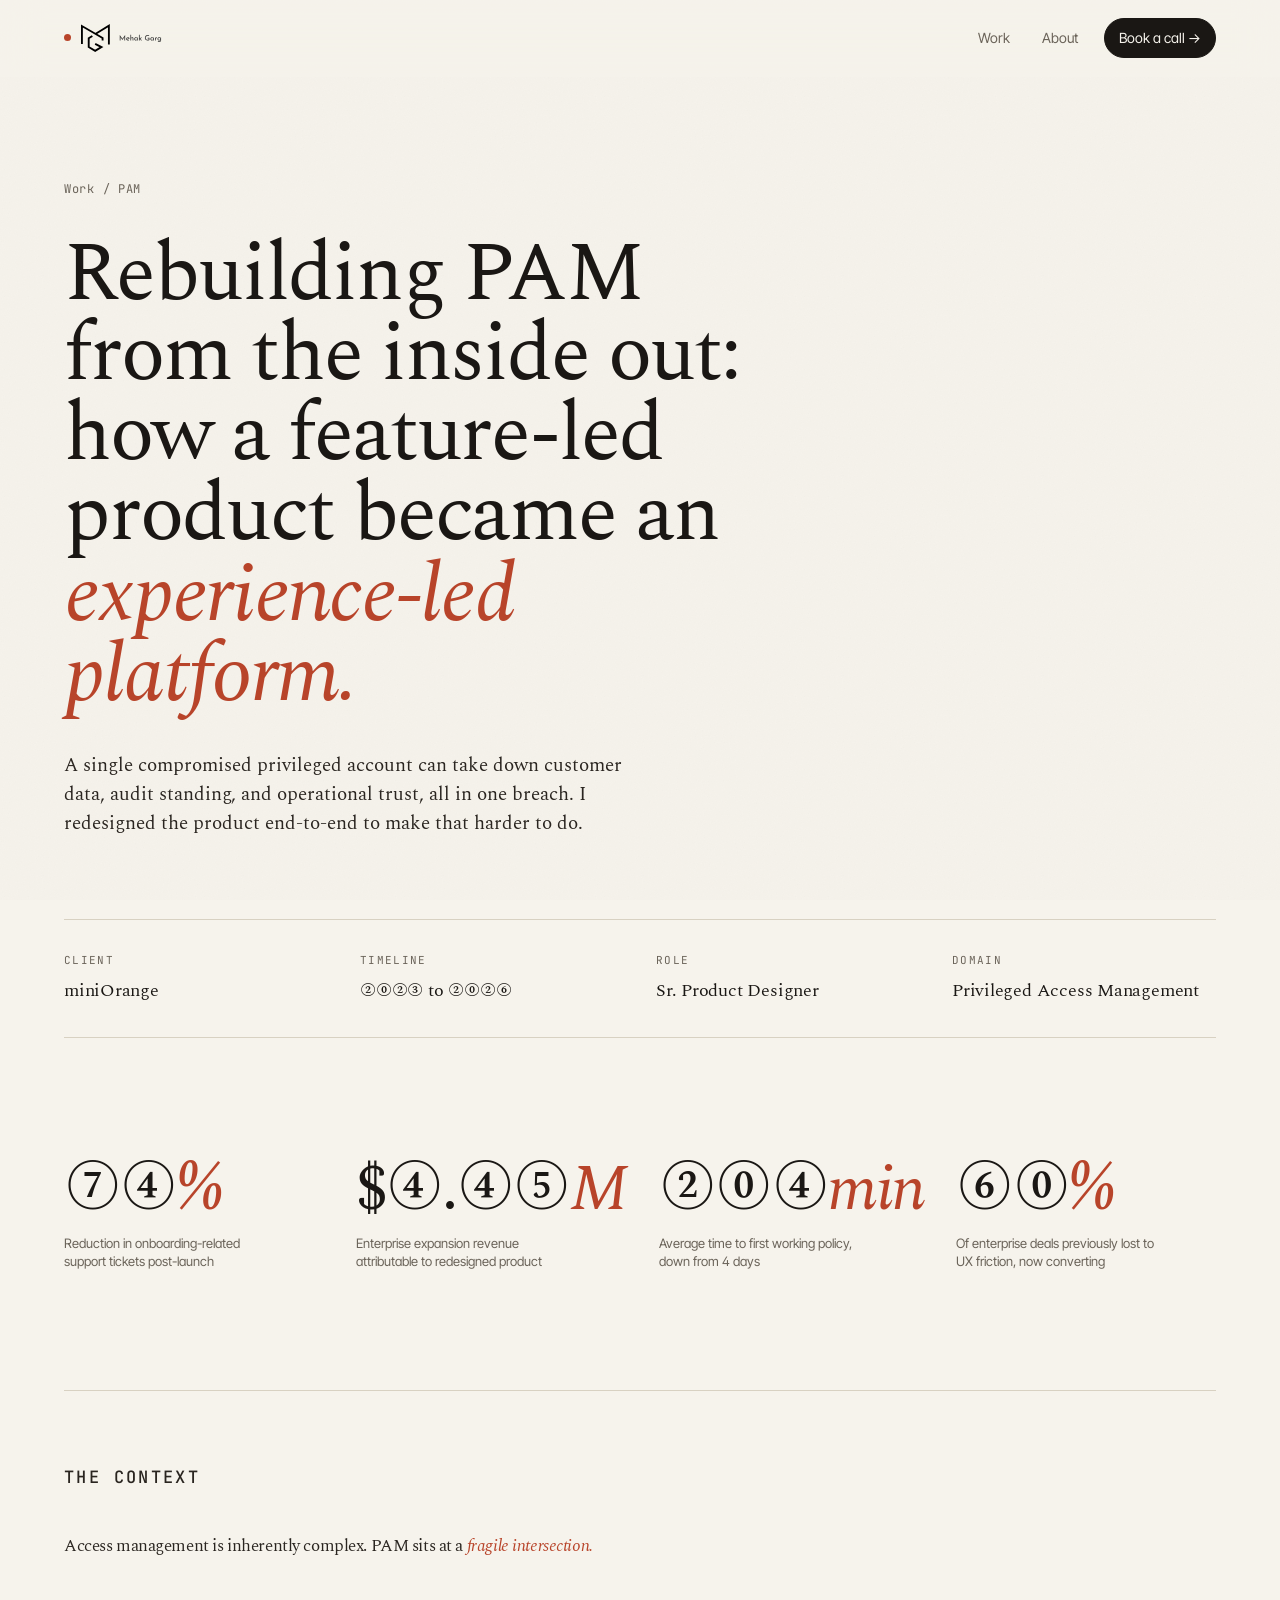
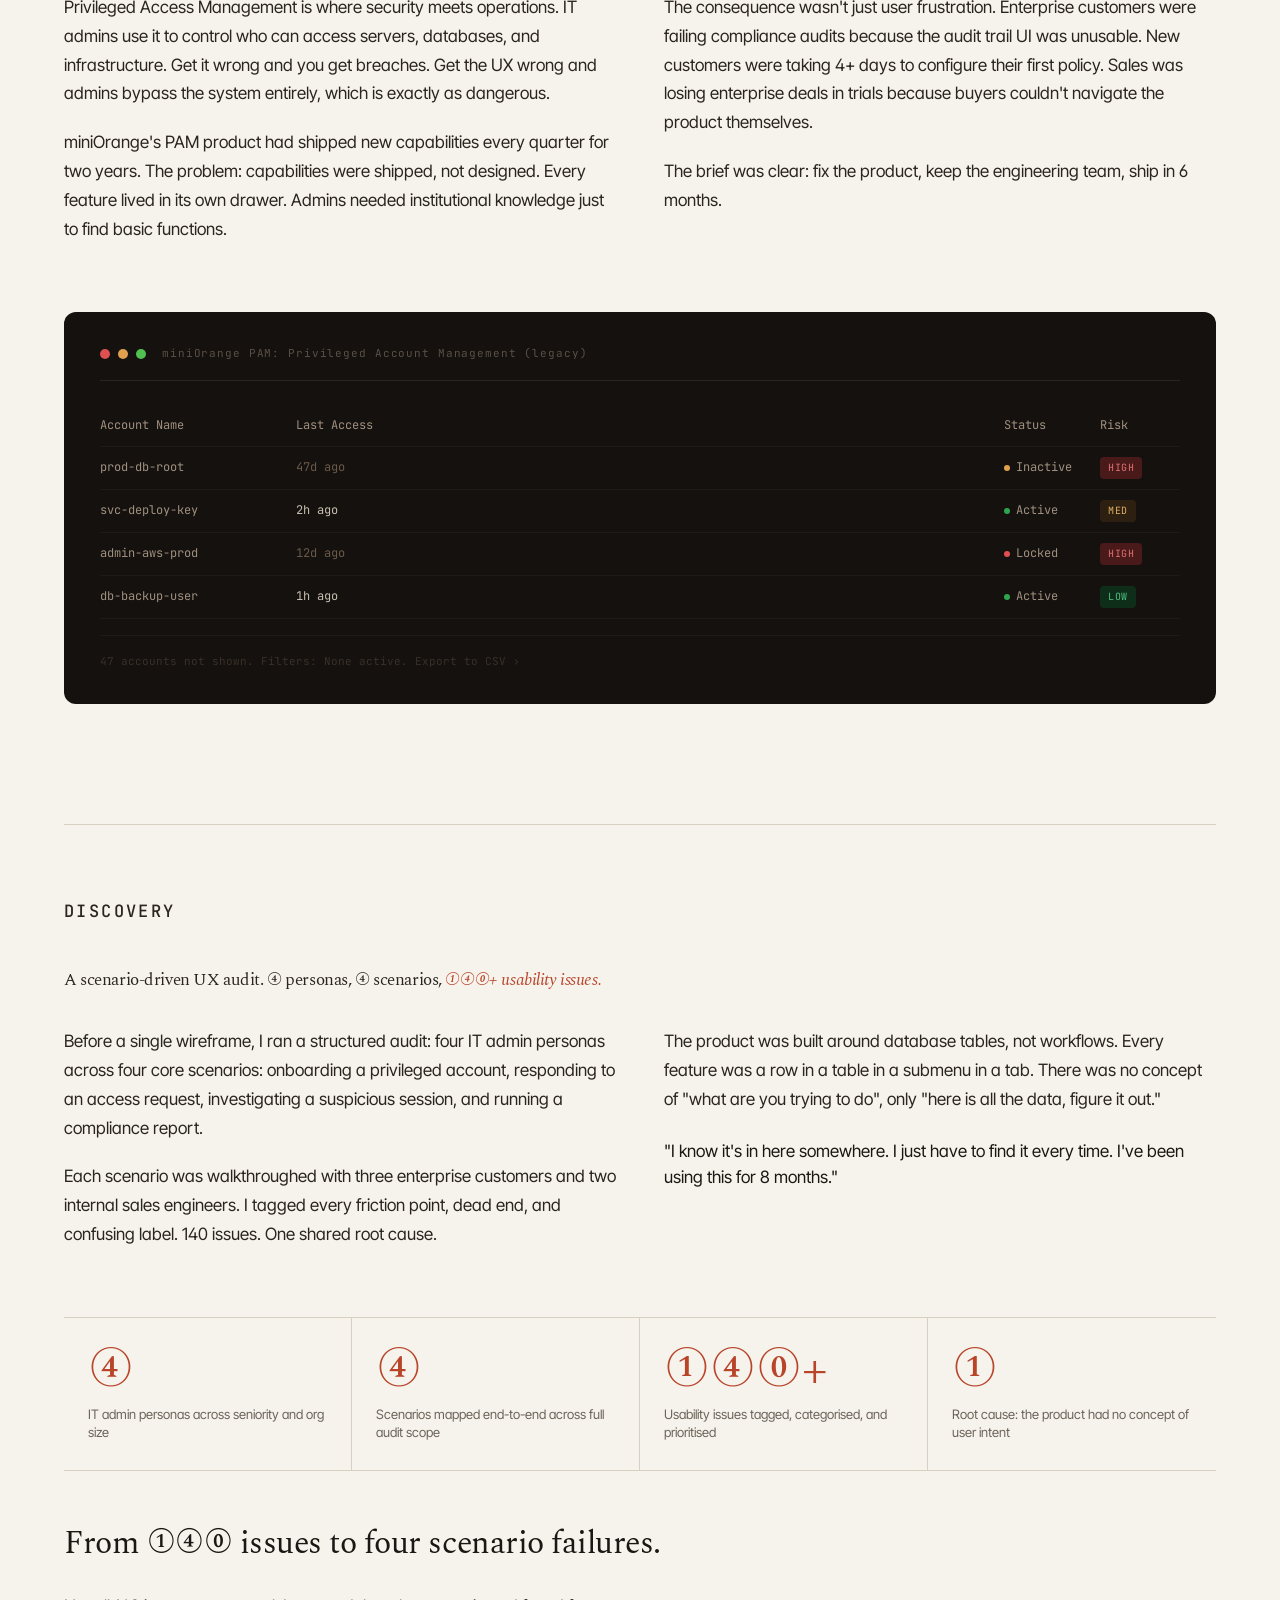
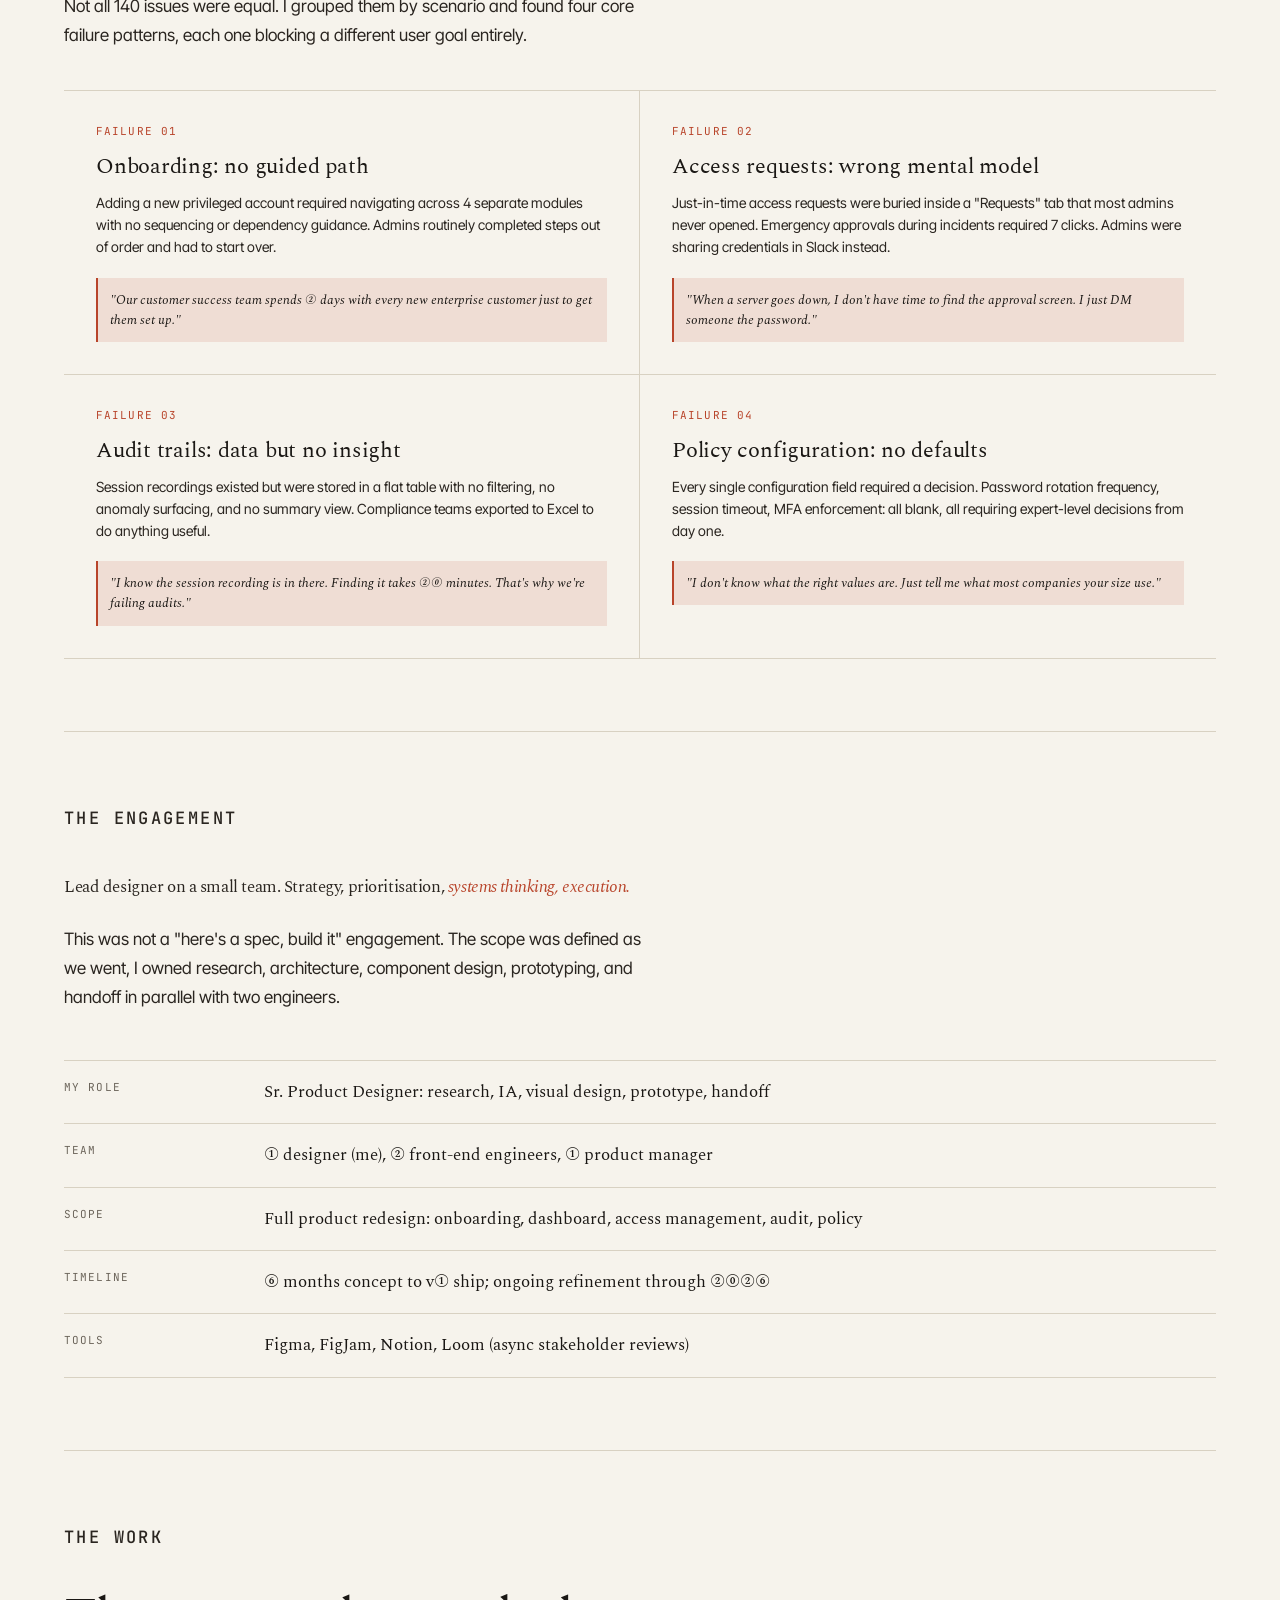
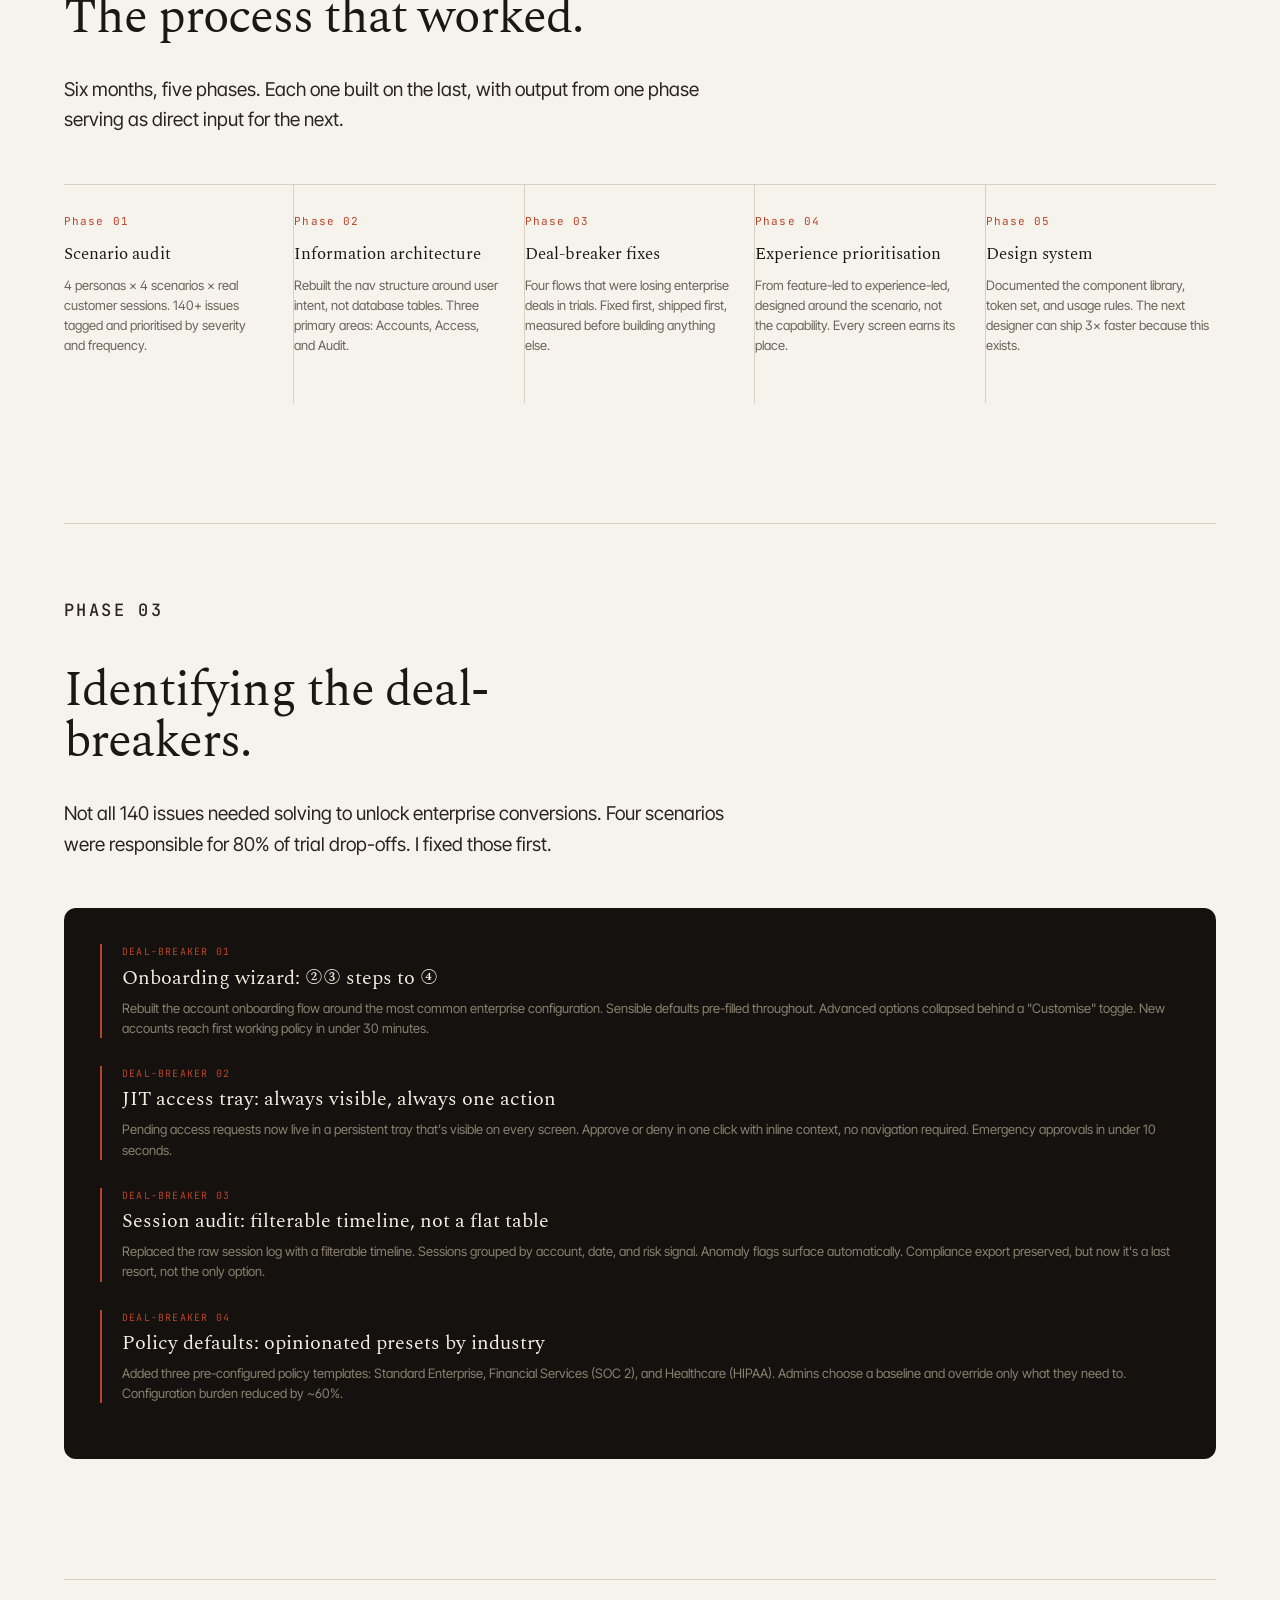
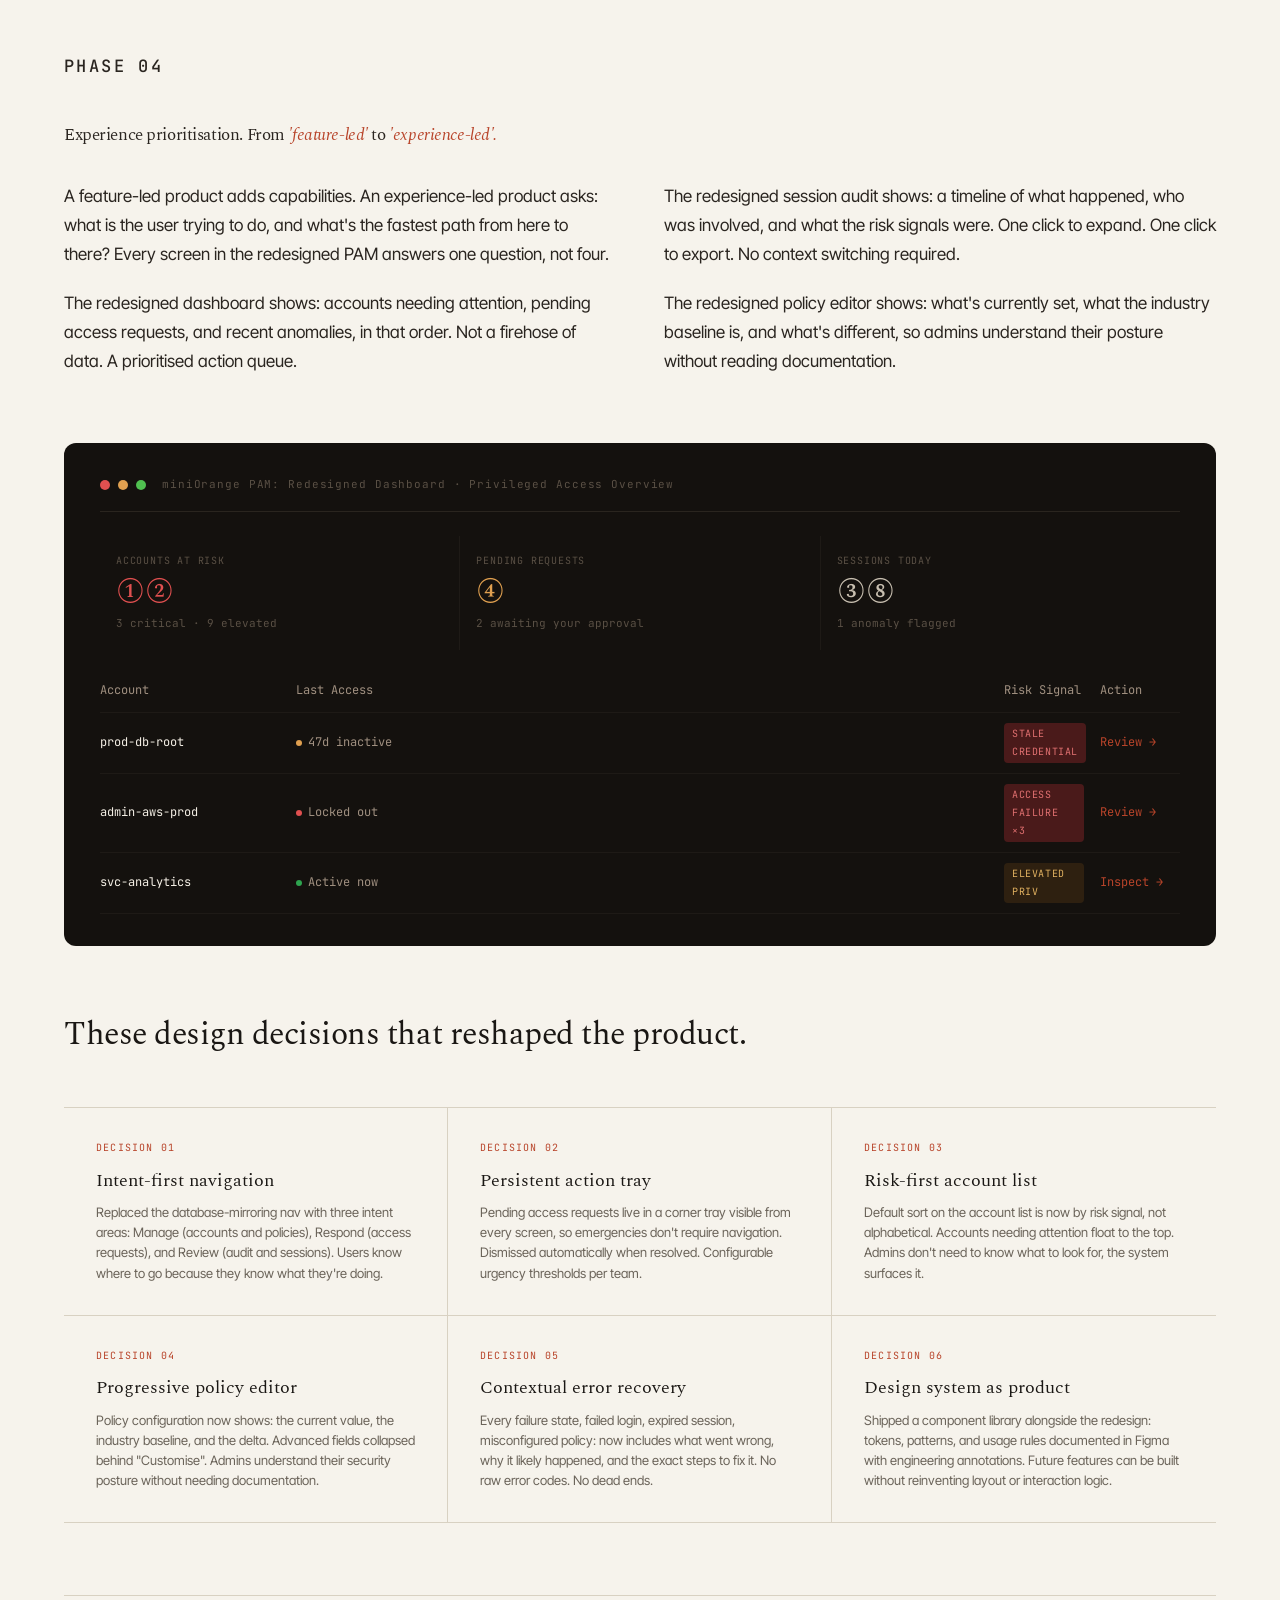
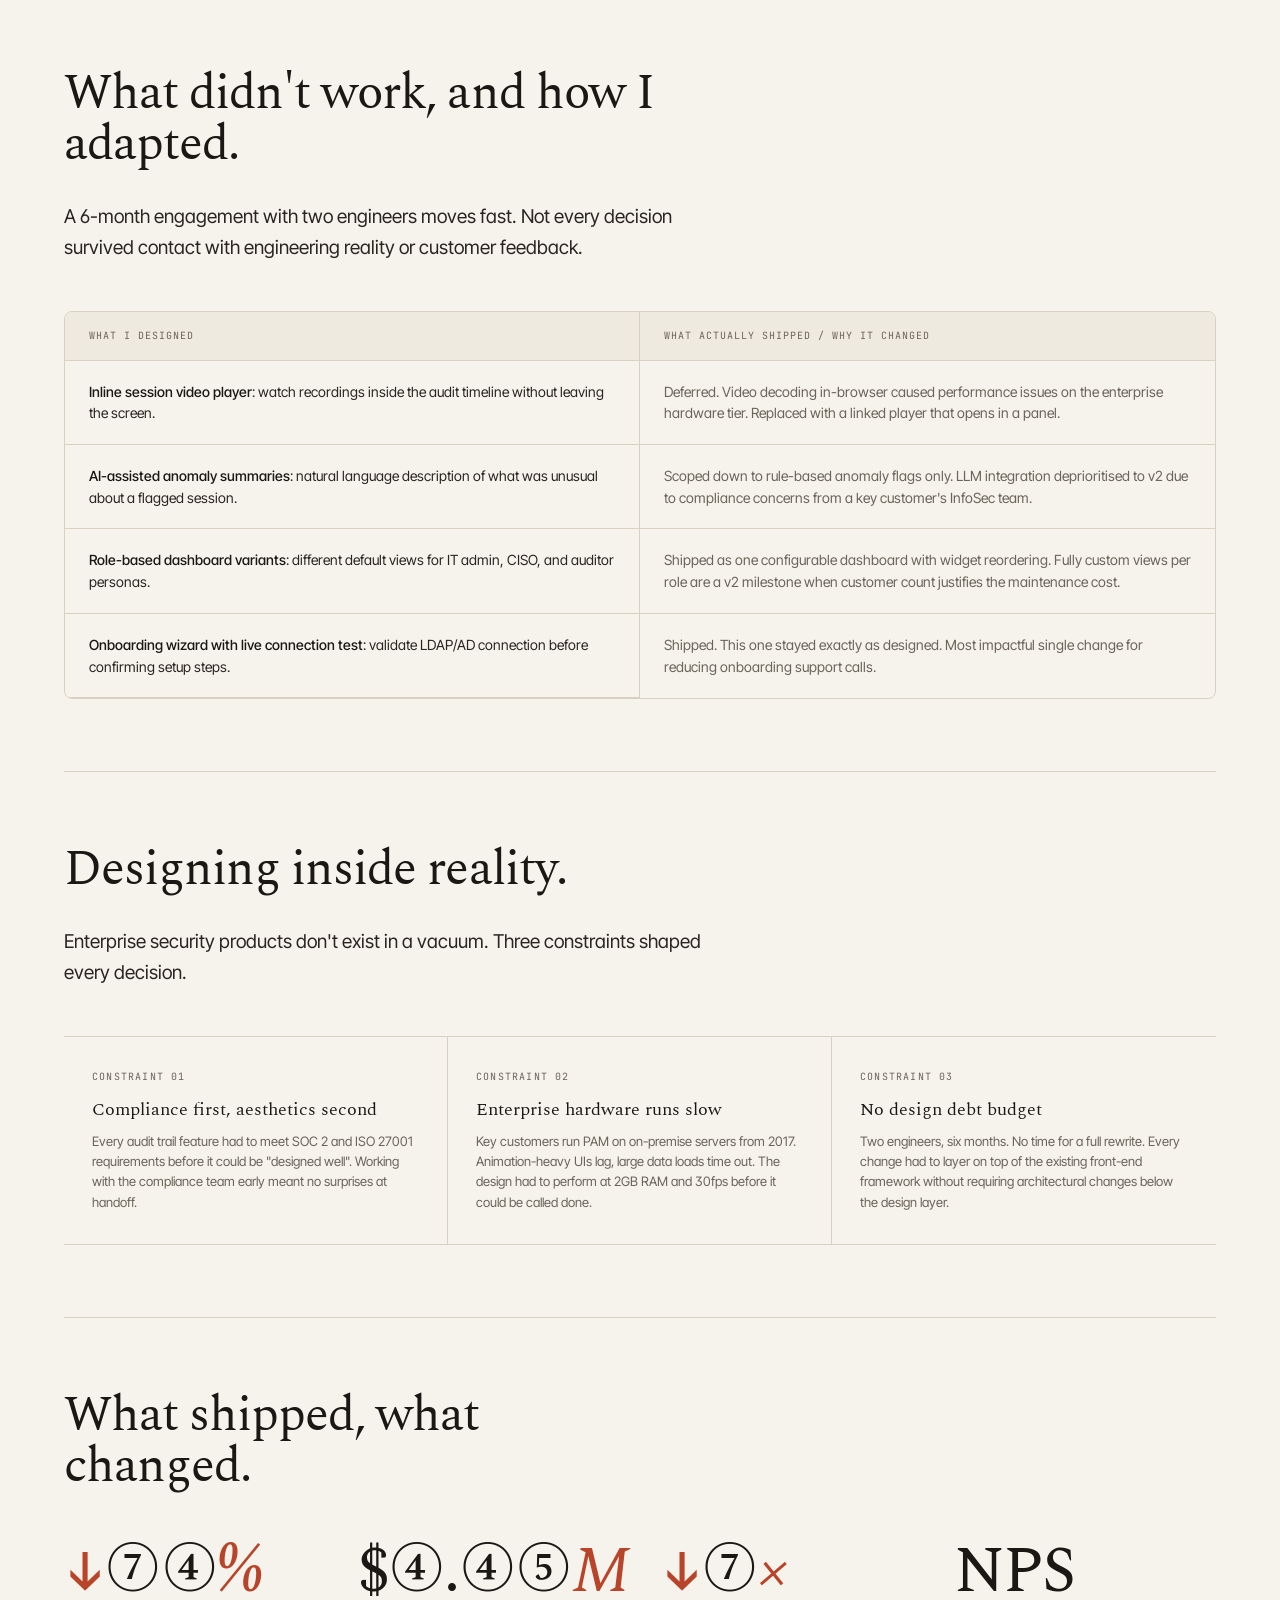
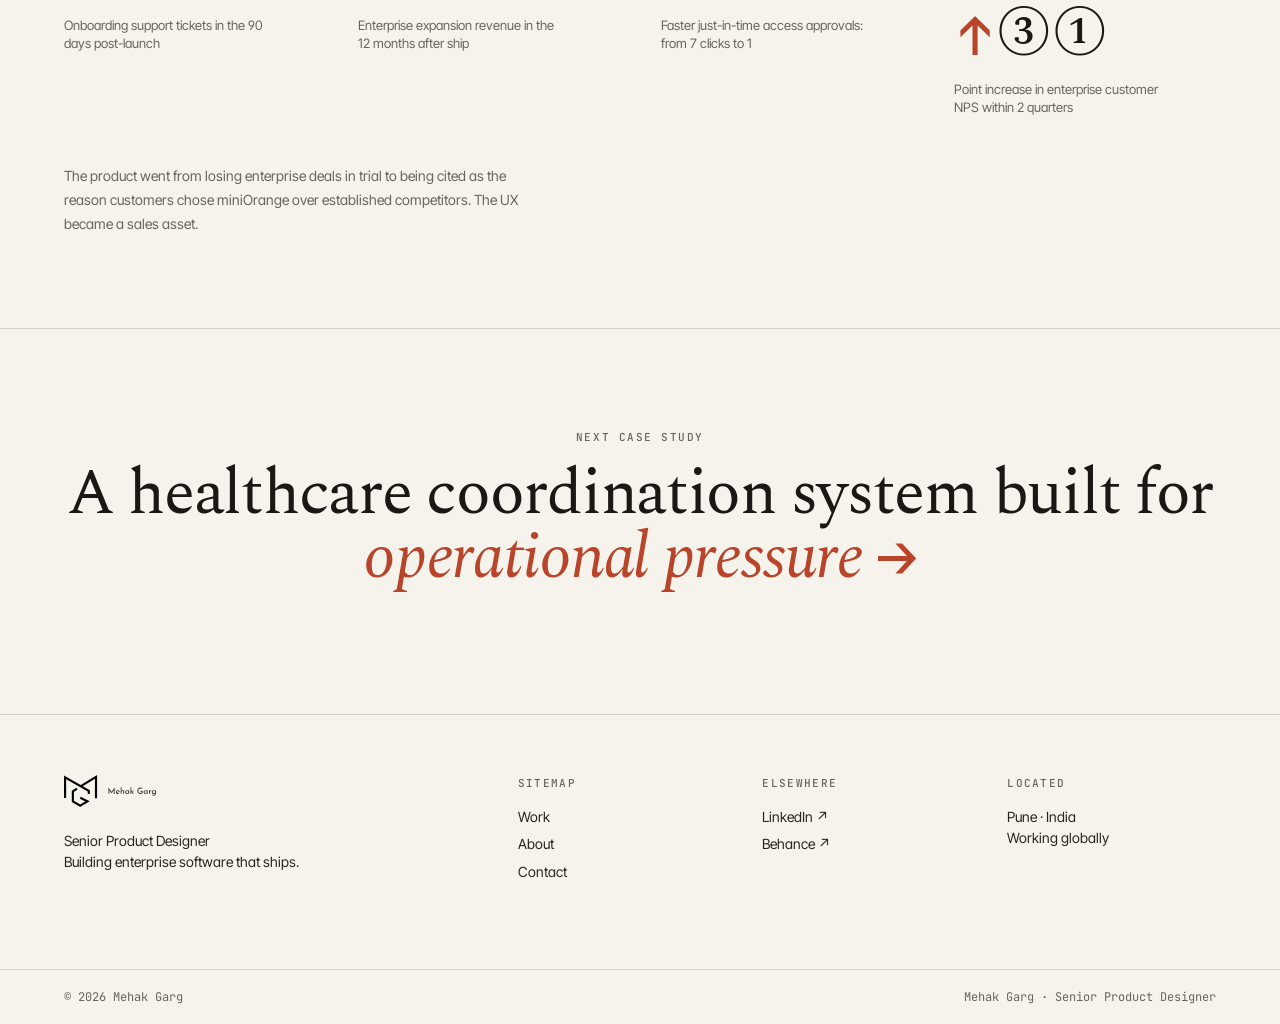
<file: case-pam.html>
<!doctype html>
<html lang="en">
<head>
<meta charset="utf-8" />
<meta name="viewport" content="width=device-width, initial-scale=1" />
<title>PAM Platform Redesign | Mehak Garg</title>
<link rel="preconnect" href="https://fonts.googleapis.com" />
<link rel="preconnect" href="https://fonts.gstatic.com" crossorigin />
<link href="https://fonts.googleapis.com/css2?family=Spectral:ital,wght@0,300;0,400;0,500;1,400&family=Inter+Tight:wght@400;500;600&family=JetBrains+Mono:wght@400;500&display=swap" rel="stylesheet" />
<link rel="stylesheet" href="styles.css" />
<style>
/* ── PAM case study extras ── */
.case-display {
  font-family: var(--serif);
  font-size: clamp(30px, 4.5vw, 62px);
  font-weight: 400;
  line-height: 1.08;
  letter-spacing: -0.025em;
  color: var(--ink);
  max-width: 22ch;
  margin-bottom: 32px;
}
.case-display .em { font-style: italic; color: var(--accent); }

.figure-dark {
  background: #14110e;
  border-radius: 12px;
  padding: 32px 36px;
  margin: 48px 0;
  font-family: var(--mono);
  font-size: 12px;
  color: #a09080;
  line-height: 1.8;
  overflow: hidden;
}
.figure-dark .fig-header {
  display: flex; align-items: center; gap: 8px;
  margin-bottom: 24px;
  padding-bottom: 16px;
  border-bottom: 1px solid #2a251f;
}
.figure-dark .fig-header .dot-r { width: 10px; height: 10px; border-radius: 50%; background: #e05050; }
.figure-dark .fig-header .dot-y { width: 10px; height: 10px; border-radius: 50%; background: #e0a050; }
.figure-dark .fig-header .dot-g { width: 10px; height: 10px; border-radius: 50%; background: #50c050; }
.figure-dark .fig-header .fig-title { margin-left: 8px; font-size: 11px; color: #5a5045; letter-spacing: 0.08em; }
.figure-dark .row {
  display: grid;
  grid-template-columns: 180px 1fr 80px 80px;
  gap: 16px;
  padding: 10px 0;
  border-bottom: 1px solid #1e1a16;
  align-items: center;
}
.figure-dark .row:first-child { color: #5a5045; font-size: 10px; letter-spacing: 0.08em; }
.figure-dark .row .status-dot {
  width: 6px; height: 6px; border-radius: 50%; display: inline-block; margin-right: 6px;
}
.figure-dark .row .s-active { background: #2ea44f; }
.figure-dark .row .s-warn   { background: #e0a050; }
.figure-dark .row .s-risk   { background: #e05050; }
.figure-dark .chip {
  display: inline-block; padding: 2px 8px; border-radius: 4px;
  font-size: 10px; letter-spacing: 0.06em; text-transform: uppercase;
}
.figure-dark .chip-red { background: #4a1a1a; color: #e07070; }
.figure-dark .chip-grn { background: #0e2e1a; color: #50c080; }
.figure-dark .chip-ylw { background: #2e2010; color: #e0b060; }

.figure-dark-b {
  background: #14110e;
  border-radius: 12px;
  padding: 36px;
  margin: 48px 0;
  color: #c8bfb0;
}
.figure-dark-b .fdblock {
  border-left: 2px solid #b8442a;
  padding-left: 20px;
  margin-bottom: 28px;
}
.figure-dark-b .fdblock .fdb-label {
  font-family: var(--mono); font-size: 10px; color: #b8442a;
  letter-spacing: 0.12em; text-transform: uppercase; margin-bottom: 6px;
}
.figure-dark-b .fdblock .fdb-t {
  font-family: var(--serif); font-size: 20px; color: #f4efe5; line-height: 1.2; margin-bottom: 8px;
}
.figure-dark-b .fdblock p { font-size: 13px; color: #8a8070; line-height: 1.55; max-width: none; }

.audit-grid {
  display: grid;
  grid-template-columns: repeat(4, 1fr);
  gap: 0;
  border-top: 1px solid var(--rule);
  margin: 48px 0;
}
.audit-grid .ag-item {
  padding: 28px 24px;
  border-right: 1px solid var(--rule);
  border-bottom: 1px solid var(--rule);
}
.audit-grid .ag-item:nth-child(4n) { border-right: none; }
.audit-grid .ag-item .ag-n {
  font-family: var(--serif);
  font-size: clamp(32px, 4vw, 52px);
  color: var(--accent);
  line-height: 1;
  margin-bottom: 8px;
}
.audit-grid .ag-item .ag-l { font-size: 13px; color: var(--muted); line-height: 1.4; }

.role-table {
  display: grid;
  grid-template-columns: 200px 1fr;
  border-top: 1px solid var(--rule);
  margin: 48px 0 0;
}
.role-table .rt-row {
  display: contents;
}
.role-table .rt-key {
  font-family: var(--mono); font-size: 11px; color: var(--muted);
  letter-spacing: 0.1em; text-transform: uppercase;
  padding: 18px 0; border-bottom: 1px solid var(--rule);
}
.role-table .rt-val {
  font-family: var(--serif); font-size: 17px; color: var(--ink);
  padding: 18px 0; border-bottom: 1px solid var(--rule);
}

.process-steps-h {
  display: grid;
  grid-template-columns: repeat(5, 1fr);
  gap: 0;
  border-top: 1px solid var(--rule);
  margin: 48px 0;
}
.process-steps-h .psh-item {
  padding: 28px 24px 28px 0;
  border-right: 1px solid var(--rule);
  padding-right: 24px;
}
.process-steps-h .psh-item:last-child { border-right: none; padding-right: 0; }
.process-steps-h .psh-item .psh-n {
  font-family: var(--mono); font-size: 11px; color: var(--accent);
  letter-spacing: 0.1em; margin-bottom: 14px;
}
.process-steps-h .psh-item .psh-t {
  font-family: var(--serif); font-size: 17px; color: var(--ink);
  line-height: 1.25; margin-bottom: 10px;
}
.process-steps-h .psh-item p { font-size: 13px; color: var(--muted); line-height: 1.55; max-width: none; }

.design-decisions {
  display: grid;
  grid-template-columns: repeat(3, 1fr);
  gap: 0;
  border-top: 1px solid var(--rule);
  margin-top: 48px;
}
.design-decisions .dd-item {
  padding: 32px;
  border-right: 1px solid var(--rule);
  border-bottom: 1px solid var(--rule);
}
.design-decisions .dd-item:nth-child(3n) { border-right: none; }
.design-decisions .dd-item .dd-n {
  font-family: var(--mono); font-size: 10px; color: var(--accent);
  letter-spacing: 0.12em; text-transform: uppercase; margin-bottom: 14px;
}
.design-decisions .dd-item .dd-t {
  font-family: var(--serif); font-size: 18px; color: var(--ink);
  line-height: 1.25; margin-bottom: 10px; font-weight: 400;
}
.design-decisions .dd-item p { font-size: 13px; color: var(--muted); line-height: 1.55; max-width: none; margin: 0; }

.adapted-table {
  display: grid;
  grid-template-columns: 1fr 1fr;
  gap: 0;
  border: 1px solid var(--rule);
  border-radius: 8px;
  overflow: hidden;
  margin-top: 48px;
}
.adapted-table .at-head {
  padding: 16px 24px;
  background: var(--paper-2);
  font-family: var(--mono); font-size: 10px; color: var(--muted);
  letter-spacing: 0.1em; text-transform: uppercase;
  border-bottom: 1px solid var(--rule);
}
.adapted-table .at-head:first-child { border-right: 1px solid var(--rule); }
.adapted-table .at-row-l, .adapted-table .at-row-r {
  padding: 20px 24px;
  border-bottom: 1px solid var(--rule);
  font-size: 14px; line-height: 1.55;
}
.adapted-table .at-row-l {
  border-right: 1px solid var(--rule);
  color: var(--ink-2);
}
.adapted-table .at-row-r { color: var(--muted); }
.adapted-table .at-row-l strong, .adapted-table .at-row-r strong { color: var(--ink); font-weight: 500; }
.adapted-table .at-row-l:last-of-type, .adapted-table .at-row-r:last-of-type { border-bottom: none; }

.constraints-grid {
  display: grid;
  grid-template-columns: repeat(3, 1fr);
  gap: 0;
  border-top: 1px solid var(--rule);
  margin-top: 48px;
}
.constraints-grid .cg-item {
  padding: 32px 28px;
  border-right: 1px solid var(--rule);
  border-bottom: 1px solid var(--rule);
}
.constraints-grid .cg-item:nth-child(3n) { border-right: none; }
.constraints-grid .cg-item .cg-tag {
  font-family: var(--mono); font-size: 10px; color: var(--muted);
  letter-spacing: 0.12em; text-transform: uppercase; margin-bottom: 14px;
}
.constraints-grid .cg-item .cg-t {
  font-family: var(--serif); font-size: 18px; color: var(--ink);
  line-height: 1.25; margin-bottom: 10px;
}
.constraints-grid .cg-item p { font-size: 13px; color: var(--muted); line-height: 1.55; max-width: none; margin: 0; }

@media (max-width: 900px) {
  .audit-grid { grid-template-columns: 1fr 1fr; }
  .audit-grid .ag-item:nth-child(2n) { border-right: none; }
  .process-steps-h { grid-template-columns: 1fr; }
  .process-steps-h .psh-item { border-right: none; border-bottom: 1px solid var(--rule); padding: 24px 0; }
  .design-decisions { grid-template-columns: 1fr; }
  .design-decisions .dd-item { border-right: none !important; }
  .adapted-table { grid-template-columns: 1fr; }
  .adapted-table .at-head:first-child { border-right: none; }
  .adapted-table .at-row-l { border-right: none; }
  .constraints-grid { grid-template-columns: 1fr; }
  .constraints-grid .cg-item { border-right: none !important; }
  .figure-dark .row { grid-template-columns: 1fr 1fr; }
  .role-table { grid-template-columns: 140px 1fr; }
}
</style>
</head>
<body>

<div class="scroll-progress"></div>

<nav class="nav">
  <a href="index.html" class="nav-logo" data-cursor="hover">
    <span class="dot"></span>
    <img src="assets/logo.svg" alt="Mehak Garg" />
  </a>
  <div class="nav-links">
    <a href="index.html#work" data-cursor="hover">Work</a>
    <a href="about.html" data-cursor="hover">About</a>
    <a href="about.html#contact" class="cta" data-cursor="hover">Book a call →</a>
  </div>
</nav>

<div class="wrap">
  <div class="case-hero">
    <div class="breadcrumbs">Work / PAM</div>
    <h1 class="reveal">Rebuilding PAM from the inside out: how a feature-led product became an <span class="em">experience-led platform.</span></h1>
    <p class="sub reveal">A single compromised privileged account can take down customer data, audit standing, and operational trust, all in one breach. I redesigned the product end-to-end to make that harder to do.</p>
    <div class="case-meta reveal">
      <div class="it"><div class="l">Client</div><div class="v serif">miniOrange</div></div>
      <div class="it"><div class="l">Timeline</div><div class="v serif">2023 to 2026</div></div>
      <div class="it"><div class="l">Role</div><div class="v serif">Sr. Product Designer</div></div>
      <div class="it"><div class="l">Domain</div><div class="v serif">Privileged Access Management</div></div>
    </div>
  </div>
</div>

<div class="wrap">

  <!-- Stats -->
  <div class="case-section reveal" style="border-top:none; padding-top:0;">
    <div class="stats">
      <div class="stat"><div class="n serif">74<span class="em">%</span></div><div class="l">Reduction in onboarding-related support tickets post-launch</div></div>
      <div class="stat"><div class="n serif">$4.45<span class="em">M</span></div><div class="l">Enterprise expansion revenue attributable to redesigned product</div></div>
      <div class="stat"><div class="n serif">204<span class="em">min</span></div><div class="l">Average time to first working policy, down from 4 days</div></div>
      <div class="stat"><div class="n serif">60<span class="em">%</span></div><div class="l">Of enterprise deals previously lost to UX friction, now converting</div></div>
    </div>
  </div>

  <!-- Context -->
  <div class="case-section reveal">
    <p class="eyebrow" style="margin-bottom:40px;">The context</p>
    <p class="case-display">Access management is inherently complex. PAM sits at a <span class="em">fragile intersection.</span></p>
    <div class="two-col" style="gap:48px; margin-top:32px;">
      <div>
        <p>Privileged Access Management is where security meets operations. IT admins use it to control who can access servers, databases, and infrastructure. Get it wrong and you get breaches. Get the UX wrong and admins bypass the system entirely, which is exactly as dangerous.</p>
        <p>miniOrange's PAM product had shipped new capabilities every quarter for two years. The problem: capabilities were shipped, not designed. Every feature lived in its own drawer. Admins needed institutional knowledge just to find basic functions.</p>
      </div>
      <div>
        <p>The consequence wasn't just user frustration. Enterprise customers were failing compliance audits because the audit trail UI was unusable. New customers were taking 4+ days to configure their first policy. Sales was losing enterprise deals in trials because buyers couldn't navigate the product themselves.</p>
        <p>The brief was clear: fix the product, keep the engineering team, ship in 6 months.</p>
      </div>
    </div>

    <!-- Dark mockup: old product -->
    <div class="figure-dark">
      <div class="fig-header">
        <div class="dot-r"></div><div class="dot-y"></div><div class="dot-g"></div>
        <span class="fig-title">miniOrange PAM: Privileged Account Management (legacy)</span>
      </div>
      <div class="row">
        <span>Account Name</span><span>Last Access</span><span>Status</span><span>Risk</span>
      </div>
      <div class="row">
        <span>prod-db-root</span><span style="color:#6b5a4a;">47d ago</span><span><span class="status-dot s-warn"></span>Inactive</span><span><span class="chip chip-red">High</span></span>
      </div>
      <div class="row">
        <span>svc-deploy-key</span><span style="color:#c8bfb0;">2h ago</span><span><span class="status-dot s-active"></span>Active</span><span><span class="chip chip-ylw">Med</span></span>
      </div>
      <div class="row">
        <span>admin-aws-prod</span><span style="color:#6b5a4a;">12d ago</span><span><span class="status-dot s-risk"></span>Locked</span><span><span class="chip chip-red">High</span></span>
      </div>
      <div class="row">
        <span>db-backup-user</span><span style="color:#c8bfb0;">1h ago</span><span><span class="status-dot s-active"></span>Active</span><span><span class="chip chip-grn">Low</span></span>
      </div>
      <div style="margin-top:16px; padding-top:16px; border-top:1px solid #1e1a16; font-size:11px; color:#3a3028;">
        47 accounts not shown. Filters: None active. Export to CSV ›
      </div>
    </div>
  </div>

  <!-- UX Audit -->
  <div class="case-section reveal">
    <p class="eyebrow" style="margin-bottom:40px;">Discovery</p>
    <p class="case-display">A scenario-driven UX audit. 4 personas, 4 scenarios, <span class="em">140+ usability issues.</span></p>
    <div class="two-col" style="gap:48px; margin-top:32px; margin-bottom:0;">
      <div>
        <p>Before a single wireframe, I ran a structured audit: four IT admin personas across four core scenarios: onboarding a privileged account, responding to an access request, investigating a suspicious session, and running a compliance report.</p>
        <p>Each scenario was walkthroughed with three enterprise customers and two internal sales engineers. I tagged every friction point, dead end, and confusing label. 140 issues. One shared root cause.</p>
      </div>
      <div>
        <p>The product was built around database tables, not workflows. Every feature was a row in a table in a submenu in a tab. There was no concept of "what are you trying to do", only "here is all the data, figure it out."</p>
        <div class="insight" style="margin-top:24px;">"I know it's in here somewhere. I just have to find it every time. I've been using this for 8 months."</div>
      </div>
    </div>

    <div class="audit-grid">
      <div class="ag-item">
        <div class="ag-n">4</div>
        <div class="ag-l">IT admin personas across seniority and org size</div>
      </div>
      <div class="ag-item">
        <div class="ag-n">4</div>
        <div class="ag-l">Scenarios mapped end-to-end across full audit scope</div>
      </div>
      <div class="ag-item">
        <div class="ag-n">140+</div>
        <div class="ag-l">Usability issues tagged, categorised, and prioritised</div>
      </div>
      <div class="ag-item">
        <div class="ag-n">1</div>
        <div class="ag-l">Root cause: the product had no concept of user intent</div>
      </div>
    </div>

    <h3 class="serif" style="font-size:clamp(22px,3vw,32px); margin-bottom:24px; letter-spacing:-0.015em;">From 140 issues to four scenario failures.</h3>
    <p style="max-width:60ch; color:var(--ink-2); margin-bottom:40px;">Not all 140 issues were equal. I grouped them by scenario and found four core failure patterns, each one blocking a different user goal entirely.</p>

    <div class="problem-list">
      <div class="it">
        <div class="lab">Failure 01</div>
        <h4 class="serif">Onboarding: no guided path</h4>
        <p>Adding a new privileged account required navigating across 4 separate modules with no sequencing or dependency guidance. Admins routinely completed steps out of order and had to start over.</p>
        <div class="insight">"Our customer success team spends 2 days with every new enterprise customer just to get them set up."</div>
      </div>
      <div class="it">
        <div class="lab">Failure 02</div>
        <h4 class="serif">Access requests: wrong mental model</h4>
        <p>Just-in-time access requests were buried inside a "Requests" tab that most admins never opened. Emergency approvals during incidents required 7 clicks. Admins were sharing credentials in Slack instead.</p>
        <div class="insight">"When a server goes down, I don't have time to find the approval screen. I just DM someone the password."</div>
      </div>
      <div class="it">
        <div class="lab">Failure 03</div>
        <h4 class="serif">Audit trails: data but no insight</h4>
        <p>Session recordings existed but were stored in a flat table with no filtering, no anomaly surfacing, and no summary view. Compliance teams exported to Excel to do anything useful.</p>
        <div class="insight">"I know the session recording is in there. Finding it takes 20 minutes. That's why we're failing audits."</div>
      </div>
      <div class="it">
        <div class="lab">Failure 04</div>
        <h4 class="serif">Policy configuration: no defaults</h4>
        <p>Every single configuration field required a decision. Password rotation frequency, session timeout, MFA enforcement: all blank, all requiring expert-level decisions from day one.</p>
        <div class="insight">"I don't know what the right values are. Just tell me what most companies your size use."</div>
      </div>
    </div>
  </div>

  <!-- Role & team -->
  <div class="case-section reveal">
    <p class="eyebrow" style="margin-bottom:40px;">The engagement</p>
    <p class="case-display">Lead designer on a small team. Strategy, prioritisation, <span class="em">systems thinking, execution.</span></p>
    <p style="max-width:60ch; color:var(--ink-2); margin-top:24px;">This was not a "here's a spec, build it" engagement. The scope was defined as we went, I owned research, architecture, component design, prototyping, and handoff in parallel with two engineers.</p>
    <div class="role-table">
      <div class="rt-key">My role</div><div class="rt-val">Sr. Product Designer: research, IA, visual design, prototype, handoff</div>
      <div class="rt-key">Team</div><div class="rt-val">1 designer (me), 2 front-end engineers, 1 product manager</div>
      <div class="rt-key">Scope</div><div class="rt-val">Full product redesign: onboarding, dashboard, access management, audit, policy</div>
      <div class="rt-key">Timeline</div><div class="rt-val">6 months concept to v1 ship; ongoing refinement through 2026</div>
      <div class="rt-key">Tools</div><div class="rt-val">Figma, FigJam, Notion, Loom (async stakeholder reviews)</div>
    </div>
  </div>

  <!-- Process -->
  <div class="case-section reveal">
    <p class="eyebrow" style="margin-bottom:40px;">The work</p>
    <h2 class="serif">The process that worked.</h2>
    <p class="lead">Six months, five phases. Each one built on the last, with output from one phase serving as direct input for the next.</p>

    <div class="process-steps-h">
      <div class="psh-item">
        <div class="psh-n">Phase 01</div>
        <div class="psh-t">Scenario audit</div>
        <p>4 personas × 4 scenarios × real customer sessions. 140+ issues tagged and prioritised by severity and frequency.</p>
      </div>
      <div class="psh-item">
        <div class="psh-n">Phase 02</div>
        <div class="psh-t">Information architecture</div>
        <p>Rebuilt the nav structure around user intent, not database tables. Three primary areas: Accounts, Access, and Audit.</p>
      </div>
      <div class="psh-item">
        <div class="psh-n">Phase 03</div>
        <div class="psh-t">Deal-breaker fixes</div>
        <p>Four flows that were losing enterprise deals in trials. Fixed first, shipped first, measured before building anything else.</p>
      </div>
      <div class="psh-item">
        <div class="psh-n">Phase 04</div>
        <div class="psh-t">Experience prioritisation</div>
        <p>From feature-led to experience-led, designed around the scenario, not the capability. Every screen earns its place.</p>
      </div>
      <div class="psh-item">
        <div class="psh-n">Phase 05</div>
        <div class="psh-t">Design system</div>
        <p>Documented the component library, token set, and usage rules. The next designer can ship 3× faster because this exists.</p>
      </div>
    </div>
  </div>

  <!-- Deal-breakers -->
  <div class="case-section reveal">
    <p class="eyebrow" style="margin-bottom:40px;">Phase 03</p>
    <h2 class="serif">Identifying the deal-breakers.</h2>
    <p class="lead">Not all 140 issues needed solving to unlock enterprise conversions. Four scenarios were responsible for 80% of trial drop-offs. I fixed those first.</p>

    <div class="figure-dark-b">
      <div class="fdblock">
        <div class="fdb-label">Deal-breaker 01</div>
        <div class="fdb-t">Onboarding wizard: 23 steps to 4</div>
        <p>Rebuilt the account onboarding flow around the most common enterprise configuration. Sensible defaults pre-filled throughout. Advanced options collapsed behind a "Customise" toggle. New accounts reach first working policy in under 30 minutes.</p>
      </div>
      <div class="fdblock">
        <div class="fdb-label">Deal-breaker 02</div>
        <div class="fdb-t">JIT access tray: always visible, always one action</div>
        <p>Pending access requests now live in a persistent tray that's visible on every screen. Approve or deny in one click with inline context, no navigation required. Emergency approvals in under 10 seconds.</p>
      </div>
      <div class="fdblock">
        <div class="fdb-label">Deal-breaker 03</div>
        <div class="fdb-t">Session audit: filterable timeline, not a flat table</div>
        <p>Replaced the raw session log with a filterable timeline. Sessions grouped by account, date, and risk signal. Anomaly flags surface automatically. Compliance export preserved, but now it's a last resort, not the only option.</p>
      </div>
      <div class="fdblock" style="margin-bottom:0;">
        <div class="fdb-label">Deal-breaker 04</div>
        <div class="fdb-t">Policy defaults: opinionated presets by industry</div>
        <p>Added three pre-configured policy templates: Standard Enterprise, Financial Services (SOC 2), and Healthcare (HIPAA). Admins choose a baseline and override only what they need to. Configuration burden reduced by ~60%.</p>
      </div>
    </div>
  </div>

  <!-- Experience prioritisation -->
  <div class="case-section reveal">
    <p class="eyebrow" style="margin-bottom:40px;">Phase 04</p>
    <p class="case-display">Experience prioritisation. From <span class="em">'feature-led'</span> to <span class="em">'experience-led'.</span></p>
    <div class="two-col" style="gap:48px; margin-top:32px; margin-bottom:0;">
      <div>
        <p>A feature-led product adds capabilities. An experience-led product asks: what is the user trying to do, and what's the fastest path from here to there? Every screen in the redesigned PAM answers one question, not four.</p>
        <p>The redesigned dashboard shows: accounts needing attention, pending access requests, and recent anomalies, in that order. Not a firehose of data. A prioritised action queue.</p>
      </div>
      <div>
        <p>The redesigned session audit shows: a timeline of what happened, who was involved, and what the risk signals were. One click to expand. One click to export. No context switching required.</p>
        <p>The redesigned policy editor shows: what's currently set, what the industry baseline is, and what's different, so admins understand their posture without reading documentation.</p>
      </div>
    </div>

    <!-- Dark mockup: new dashboard -->
    <div class="figure-dark" style="margin-top:48px;">
      <div class="fig-header">
        <div class="dot-r"></div><div class="dot-y"></div><div class="dot-g"></div>
        <span class="fig-title">miniOrange PAM: Redesigned Dashboard · Privileged Access Overview</span>
      </div>
      <div style="display:grid; grid-template-columns:1fr 1fr 1fr; gap:1px; background:#1e1a16; margin-bottom:20px;">
        <div style="background:#14110e; padding:16px;">
          <div style="font-size:10px; color:#5a5045; letter-spacing:0.08em; margin-bottom:8px;">ACCOUNTS AT RISK</div>
          <div style="font-family:var(--serif); font-size:32px; color:#e05050; line-height:1;">12</div>
          <div style="font-size:11px; color:#5a5045; margin-top:4px;">3 critical · 9 elevated</div>
        </div>
        <div style="background:#14110e; padding:16px;">
          <div style="font-size:10px; color:#5a5045; letter-spacing:0.08em; margin-bottom:8px;">PENDING REQUESTS</div>
          <div style="font-family:var(--serif); font-size:32px; color:#e0a050; line-height:1;">4</div>
          <div style="font-size:11px; color:#5a5045; margin-top:4px;">2 awaiting your approval</div>
        </div>
        <div style="background:#14110e; padding:16px;">
          <div style="font-size:10px; color:#5a5045; letter-spacing:0.08em; margin-bottom:8px;">SESSIONS TODAY</div>
          <div style="font-family:var(--serif); font-size:32px; color:#c8bfb0; line-height:1;">38</div>
          <div style="font-size:11px; color:#5a5045; margin-top:4px;">1 anomaly flagged</div>
        </div>
      </div>
      <div class="row">
        <span>Account</span><span>Last Access</span><span>Risk Signal</span><span>Action</span>
      </div>
      <div class="row">
        <span style="color:#f4efe5;">prod-db-root</span>
        <span><span class="status-dot s-warn"></span>47d inactive</span>
        <span><span class="chip chip-red">Stale credential</span></span>
        <span style="color:#b8442a; cursor:pointer;">Review →</span>
      </div>
      <div class="row">
        <span style="color:#f4efe5;">admin-aws-prod</span>
        <span><span class="status-dot s-risk"></span>Locked out</span>
        <span><span class="chip chip-red">Access failure ×3</span></span>
        <span style="color:#b8442a; cursor:pointer;">Review →</span>
      </div>
      <div class="row">
        <span style="color:#f4efe5;">svc-analytics</span>
        <span><span class="status-dot s-active"></span>Active now</span>
        <span><span class="chip chip-ylw">Elevated priv</span></span>
        <span style="color:#b8442a; cursor:pointer;">Inspect →</span>
      </div>
    </div>

    <h3 class="serif" style="font-size:clamp(22px,3vw,32px); margin-top:64px; margin-bottom:24px; letter-spacing:-0.015em;">These design decisions that reshaped the product.</h3>

    <div class="design-decisions">
      <div class="dd-item">
        <div class="dd-n">Decision 01</div>
        <div class="dd-t">Intent-first navigation</div>
        <p>Replaced the database-mirroring nav with three intent areas: Manage (accounts and policies), Respond (access requests), and Review (audit and sessions). Users know where to go because they know what they're doing.</p>
      </div>
      <div class="dd-item">
        <div class="dd-n">Decision 02</div>
        <div class="dd-t">Persistent action tray</div>
        <p>Pending access requests live in a corner tray visible from every screen, so emergencies don't require navigation. Dismissed automatically when resolved. Configurable urgency thresholds per team.</p>
      </div>
      <div class="dd-item">
        <div class="dd-n">Decision 03</div>
        <div class="dd-t">Risk-first account list</div>
        <p>Default sort on the account list is now by risk signal, not alphabetical. Accounts needing attention float to the top. Admins don't need to know what to look for, the system surfaces it.</p>
      </div>
      <div class="dd-item">
        <div class="dd-n">Decision 04</div>
        <div class="dd-t">Progressive policy editor</div>
        <p>Policy configuration now shows: the current value, the industry baseline, and the delta. Advanced fields collapsed behind "Customise". Admins understand their security posture without needing documentation.</p>
      </div>
      <div class="dd-item">
        <div class="dd-n">Decision 05</div>
        <div class="dd-t">Contextual error recovery</div>
        <p>Every failure state, failed login, expired session, misconfigured policy: now includes what went wrong, why it likely happened, and the exact steps to fix it. No raw error codes. No dead ends.</p>
      </div>
      <div class="dd-item">
        <div class="dd-n">Decision 06</div>
        <div class="dd-t">Design system as product</div>
        <p>Shipped a component library alongside the redesign: tokens, patterns, and usage rules documented in Figma with engineering annotations. Future features can be built without reinventing layout or interaction logic.</p>
      </div>
    </div>
  </div>

  <!-- What didn't work -->
  <div class="case-section reveal">
    <h2 class="serif">What didn't work, and how I adapted.</h2>
    <p class="lead">A 6-month engagement with two engineers moves fast. Not every decision survived contact with engineering reality or customer feedback.</p>

    <div class="adapted-table">
      <div class="at-head">What I designed</div>
      <div class="at-head">What actually shipped / why it changed</div>
      <div class="at-row-l"><strong>Inline session video player</strong>: watch recordings inside the audit timeline without leaving the screen.</div>
      <div class="at-row-r">Deferred. Video decoding in-browser caused performance issues on the enterprise hardware tier. Replaced with a linked player that opens in a panel.</div>
      <div class="at-row-l"><strong>AI-assisted anomaly summaries</strong>: natural language description of what was unusual about a flagged session.</div>
      <div class="at-row-r">Scoped down to rule-based anomaly flags only. LLM integration deprioritised to v2 due to compliance concerns from a key customer's InfoSec team.</div>
      <div class="at-row-l"><strong>Role-based dashboard variants</strong>: different default views for IT admin, CISO, and auditor personas.</div>
      <div class="at-row-r">Shipped as one configurable dashboard with widget reordering. Fully custom views per role are a v2 milestone when customer count justifies the maintenance cost.</div>
      <div class="at-row-l"><strong>Onboarding wizard with live connection test</strong>: validate LDAP/AD connection before confirming setup steps.</div>
      <div class="at-row-r">Shipped. This one stayed exactly as designed. Most impactful single change for reducing onboarding support calls.</div>
    </div>
  </div>

  <!-- Designing inside reality -->
  <div class="case-section reveal">
    <h2 class="serif">Designing inside reality.</h2>
    <p class="lead">Enterprise security products don't exist in a vacuum. Three constraints shaped every decision.</p>

    <div class="constraints-grid">
      <div class="cg-item">
        <div class="cg-tag">Constraint 01</div>
        <div class="cg-t">Compliance first, aesthetics second</div>
        <p>Every audit trail feature had to meet SOC 2 and ISO 27001 requirements before it could be "designed well". Working with the compliance team early meant no surprises at handoff.</p>
      </div>
      <div class="cg-item">
        <div class="cg-tag">Constraint 02</div>
        <div class="cg-tag" style="margin-top:0;"></div>
        <div class="cg-t">Enterprise hardware runs slow</div>
        <p>Key customers run PAM on on-premise servers from 2017. Animation-heavy UIs lag, large data loads time out. The design had to perform at 2GB RAM and 30fps before it could be called done.</p>
      </div>
      <div class="cg-item">
        <div class="cg-tag">Constraint 03</div>
        <div class="cg-t">No design debt budget</div>
        <p>Two engineers, six months. No time for a full rewrite. Every change had to layer on top of the existing front-end framework without requiring architectural changes below the design layer.</p>
      </div>
    </div>
  </div>

  <!-- Outcomes -->
  <div class="case-section reveal">
    <h2 class="serif">What shipped, what changed.</h2>
    <div class="stats">
      <div class="stat"><div class="n serif"><span class="em">↓</span>74<span class="em">%</span></div><div class="l">Onboarding support tickets in the 90 days post-launch</div></div>
      <div class="stat"><div class="n serif">$4.45<span class="em">M</span></div><div class="l">Enterprise expansion revenue in the 12 months after ship</div></div>
      <div class="stat"><div class="n serif"><span class="em">↓</span>7<span class="em">×</span></div><div class="l">Faster just-in-time access approvals: from 7 clicks to 1</div></div>
      <div class="stat"><div class="n serif">NPS <span class="em">↑</span>31</div><div class="l">Point increase in enterprise customer NPS within 2 quarters</div></div>
    </div>
    <p style="max-width:60ch; color:var(--muted); margin-top:8px; font-size:14px;">The product went from losing enterprise deals in trial to being cited as the reason customers chose miniOrange over established competitors. The UX became a sales asset.</p>
  </div>

</div>

<div class="next-case wrap reveal">
  <span class="eyebrow">Next case study</span>
  <h3 class="serif"><a href="case-merry.html">A healthcare coordination system built for <span class="em">operational pressure →</span></a></h3>
</div>

<footer>
  <div class="foot">
    <div class="col">
      <div class="name" style="margin-bottom:12px;"><img src="assets/logo.svg" alt="Mehak Garg" style="height:32px;width:auto;" /></div>
      <p class="meta">Senior Product Designer<br/>Building enterprise software that ships.</p>
    </div>
    <div class="col">
      <h5>Sitemap</h5>
      <a href="index.html#work">Work</a>
      <a href="about.html">About</a>
      <a href="about.html#contact">Contact</a>
    </div>
    <div class="col">
      <h5>Elsewhere</h5>
      <a href="https://www.linkedin.com/in/mehakrajeshgarg/" target="_blank" rel="noopener">LinkedIn ↗</a>
      <a href="https://www.behance.net/mehakgarg5" target="_blank" rel="noopener">Behance ↗</a>
    </div>
    <div class="col">
      <h5>Located</h5>
      <p class="meta">Pune · India<br/>Working globally</p>
    </div>
  </div>
  <div class="foot-bottom">
    <span>© 2026 Mehak Garg</span>
    <span>Mehak Garg · Senior Product Designer</span>
  </div>
</footer>

<script src="app.js"></script>
</body>
</html>
</file>
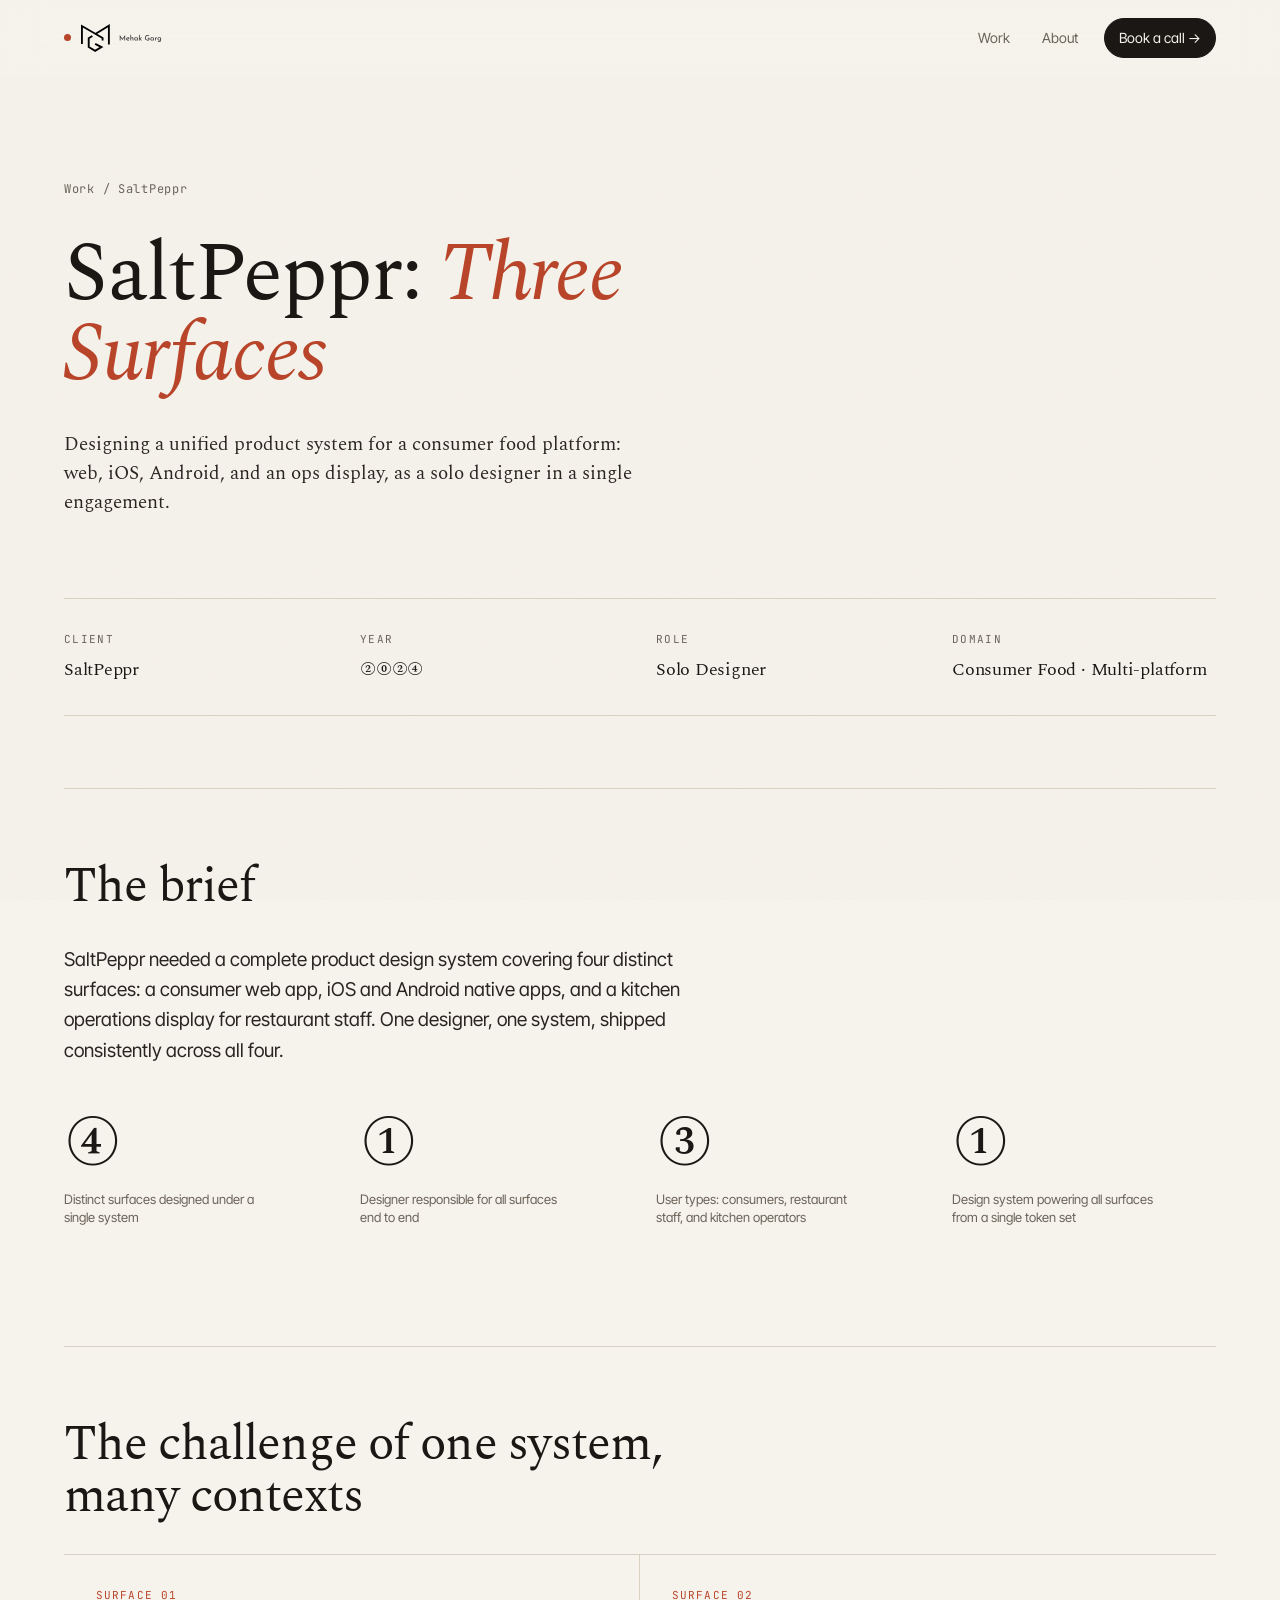
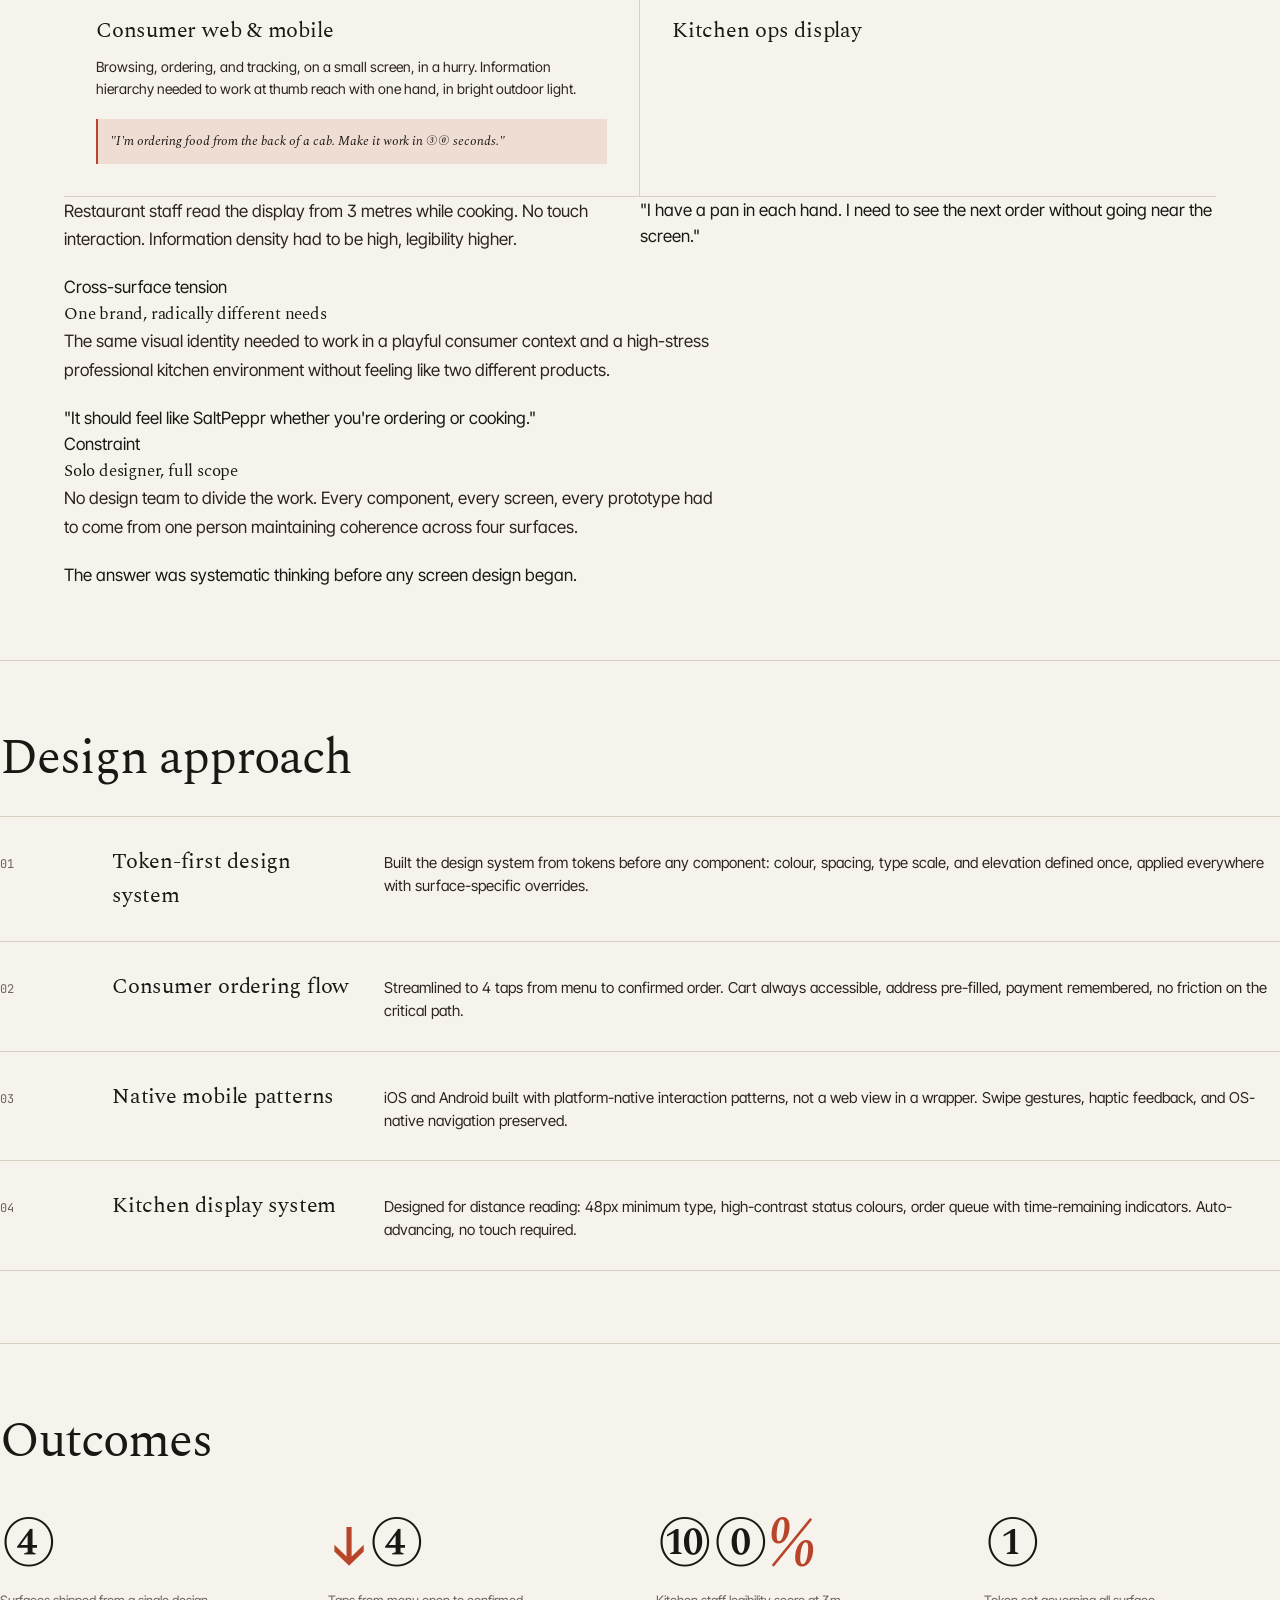
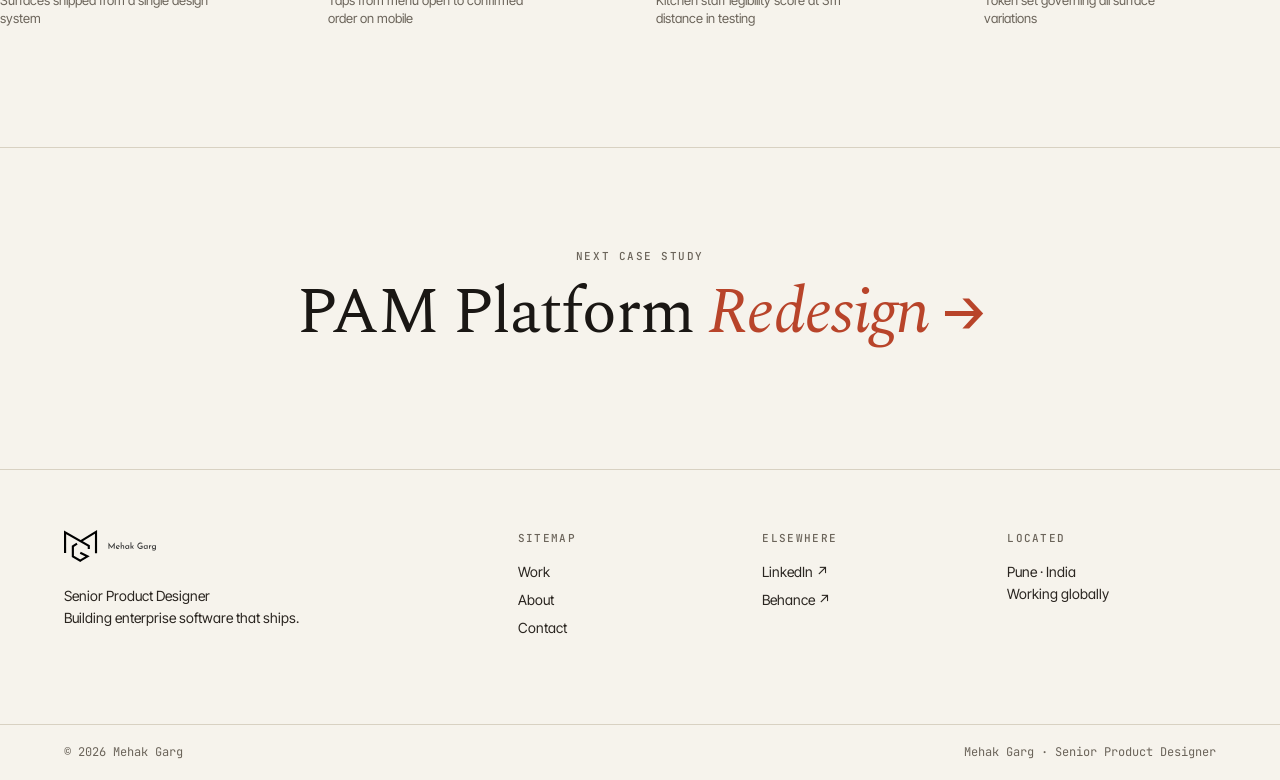
<file: case-saltpeppr.html>
<!doctype html>
<html lang="en">
<head>
<meta charset="utf-8" />
<meta name="viewport" content="width=device-width, initial-scale=1" />
<title>SaltPeppr | Mehak Garg</title>
<link rel="preconnect" href="https://fonts.googleapis.com" />
<link rel="preconnect" href="https://fonts.gstatic.com" crossorigin />
<link href="https://fonts.googleapis.com/css2?family=Spectral:ital,wght@0,300;0,400;0,500;1,400&family=Inter+Tight:wght@400;500;600&family=JetBrains+Mono:wght@400;500&display=swap" rel="stylesheet" />
<link rel="stylesheet" href="styles.css" />
</head>
<body>

<div class="scroll-progress"></div>

<nav class="nav">
  <a href="index.html" class="nav-logo" data-cursor="hover">
    <span class="dot"></span>
    <img src="assets/logo.svg" alt="Mehak Garg" />
  </a>
  <div class="nav-links">
    <a href="index.html#work" data-cursor="hover">Work</a>
    <a href="about.html" data-cursor="hover">About</a>
    <a href="about.html#contact" class="cta" data-cursor="hover">Book a call →</a>
  </div>
</nav>

<div class="wrap">
  <div class="case-hero">
    <div class="breadcrumbs">Work / SaltPeppr</div>
    <h1 class="reveal">SaltPeppr: <span class="em">Three Surfaces</span></h1>
    <p class="sub reveal">Designing a unified product system for a consumer food platform: web, iOS, Android, and an ops display, as a solo designer in a single engagement.</p>
    <div class="case-meta reveal">
      <div class="it"><div class="l">Client</div><div class="v serif">SaltPeppr</div></div>
      <div class="it"><div class="l">Year</div><div class="v serif">2024</div></div>
      <div class="it"><div class="l">Role</div><div class="v serif">Solo Designer</div></div>
      <div class="it"><div class="l">Domain</div><div class="v serif">Consumer Food · Multi-platform</div></div>
    </div>
  </div>
</div>

<div class="wrap">
  <div class="case-section reveal">
    <h2 class="serif">The brief</h2>
    <p class="lead">SaltPeppr needed a complete product design system covering four distinct surfaces: a consumer web app, iOS and Android native apps, and a kitchen operations display for restaurant staff. One designer, one system, shipped consistently across all four.</p>
    <div class="stats">
      <div class="stat"><div class="n serif">4</div><div class="l">Distinct surfaces designed under a single system</div></div>
      <div class="stat"><div class="n serif">1</div><div class="l">Designer responsible for all surfaces end to end</div></div>
      <div class="stat"><div class="n serif">3</div><div class="l">User types: consumers, restaurant staff, and kitchen operators</div></div>
      <div class="stat"><div class="n serif">1</div><div class="l">Design system powering all surfaces from a single token set</div></div>
    </div>
  </div>

  <div class="case-section reveal">
    <h2 class="serif">The challenge of one system, many contexts</h2>
    <div class="problem-list">
      <div class="it">
        <div class="lab">Surface 01</div>
        <h4 class="serif">Consumer web &amp; mobile</h4>
        <p>Browsing, ordering, and tracking, on a small screen, in a hurry. Information hierarchy needed to work at thumb reach with one hand, in bright outdoor light.</p>
        <div class="insight">"I'm ordering food from the back of a cab. Make it work in 30 seconds."</div>
      </div>
      <div class="it">
        <div class="lab">Surface 02</div>
        <h4 class="serif">Kitchen ops display</div>
        <p>Restaurant staff read the display from 3 metres while cooking. No touch interaction. Information density had to be high, legibility higher.</p>
        <div class="insight">"I have a pan in each hand. I need to see the next order without going near the screen."</div>
      </div>
      <div class="it">
        <div class="lab">Cross-surface tension</div>
        <h4 class="serif">One brand, radically different needs</h4>
        <p>The same visual identity needed to work in a playful consumer context and a high-stress professional kitchen environment without feeling like two different products.</p>
        <div class="insight">"It should feel like SaltPeppr whether you're ordering or cooking."</div>
      </div>
      <div class="it">
        <div class="lab">Constraint</div>
        <h4 class="serif">Solo designer, full scope</h4>
        <p>No design team to divide the work. Every component, every screen, every prototype had to come from one person maintaining coherence across four surfaces.</p>
        <div class="insight">The answer was systematic thinking before any screen design began.</div>
      </div>
    </div>
  </div>

  <div class="case-section reveal">
    <h2 class="serif">Design approach</h2>
    <div class="steps">
      <div class="step">
        <div class="n">01</div>
        <div class="t serif">Token-first design system</div>
        <div class="d">Built the design system from tokens before any component: colour, spacing, type scale, and elevation defined once, applied everywhere with surface-specific overrides.</div>
      </div>
      <div class="step">
        <div class="n">02</div>
        <div class="t serif">Consumer ordering flow</div>
        <div class="d">Streamlined to 4 taps from menu to confirmed order. Cart always accessible, address pre-filled, payment remembered, no friction on the critical path.</div>
      </div>
      <div class="step">
        <div class="n">03</div>
        <div class="t serif">Native mobile patterns</div>
        <div class="d">iOS and Android built with platform-native interaction patterns, not a web view in a wrapper. Swipe gestures, haptic feedback, and OS-native navigation preserved.</div>
      </div>
      <div class="step">
        <div class="n">04</div>
        <div class="t serif">Kitchen display system</div>
        <div class="d">Designed for distance reading: 48px minimum type, high-contrast status colours, order queue with time-remaining indicators. Auto-advancing, no touch required.</div>
      </div>
    </div>
  </div>

  <div class="case-section reveal">
    <h2 class="serif">Outcomes</h2>
    <div class="stats">
      <div class="stat"><div class="n serif">4</div><div class="l">Surfaces shipped from a single design system</div></div>
      <div class="stat"><div class="n serif"><span class="em">↓</span>4</div><div class="l">Taps from menu open to confirmed order on mobile</div></div>
      <div class="stat"><div class="n serif">100<span class="em">%</span></div><div class="l">Kitchen staff legibility score at 3m distance in testing</div></div>
      <div class="stat"><div class="n serif">1</div><div class="l">Token set governing all surface variations</div></div>
    </div>
  </div>
</div>

<div class="next-case wrap reveal">
  <span class="eyebrow">Next case study</span>
  <h3 class="serif"><a href="case-pam.html">PAM Platform <span class="em">Redesign →</span></a></h3>
</div>

<footer>
  <div class="foot">
    <div class="col">
      <div class="name" style="margin-bottom:12px;"><img src="assets/logo.svg" alt="Mehak Garg" style="height:32px;width:auto;" /></div>
      <p class="meta">Senior Product Designer<br/>Building enterprise software that ships.</p>
    </div>
    <div class="col">
      <h5>Sitemap</h5>
      <a href="index.html#work">Work</a>
      <a href="about.html">About</a>
      <a href="about.html#contact">Contact</a>
    </div>
    <div class="col">
      <h5>Elsewhere</h5>
      <a href="https://www.linkedin.com/in/mehakrajeshgarg/" target="_blank" rel="noopener">LinkedIn ↗</a>
      <a href="https://www.behance.net/mehakgarg5" target="_blank" rel="noopener">Behance ↗</a>
    </div>
    <div class="col">
      <h5>Located</h5>
      <p class="meta">Pune · India<br/>Working globally</p>
    </div>
  </div>
  <div class="foot-bottom">
    <span>© 2026 Mehak Garg</span>
    <span>Mehak Garg · Senior Product Designer</span>
  </div>
</footer>

<script src="app.js"></script>
</body>
</html>
</file>
<file: styles.css>
/* ---------- Mehak Garg portfolio — shared styles ---------- */

:root {
  /* warm editorial base */
  --paper: #f6f3ec;
  --paper-2: #efeae0;
  --ink: #1a1714;
  --ink-2: #2a2520;
  --muted: #6b645a;
  --muted-2: #9a9085;
  --rule: #d8d1c2;
  --rule-2: #c5bdac;
  --accent: #b8442a;       /* terracotta default */
  --accent-soft: #e9c8b8;
  --hl: rgba(184, 68, 42, 0.12);

  /* type */
  --serif: "Spectral", "Source Serif 4", "Iowan Old Style", Georgia, serif;
  --sans: "Inter Tight", "Söhne", "Inter", -apple-system, system-ui, sans-serif;
  --mono: "JetBrains Mono", "IBM Plex Mono", ui-monospace, monospace;

  /* density */
  --pad-section: 96px;
  --pad-side: clamp(20px, 5vw, 96px);
  --gap: 24px;

  /* timing */
  --ease: cubic-bezier(0.22, 1, 0.36, 1);
}

[data-theme="dark"] {
  --paper: #14110e;
  --paper-2: #1c1814;
  --ink: #f4efe5;
  --ink-2: #e6dfd2;
  --muted: #968c7e;
  --muted-2: #6b6359;
  --rule: #2a251f;
  --rule-2: #3a342c;
  --accent: #e07050;
  --accent-soft: #4a2a20;
  --hl: rgba(224, 112, 80, 0.18);
}

[data-density="compact"] {
  --pad-section: 72px;
  --gap: 14px;
}
[data-density="airy"] {
  --pad-section: 160px;
  --gap: 36px;
}

* { box-sizing: border-box; margin: 0; padding: 0; }
html { scroll-behavior: smooth; }
body {
  font-family: var(--sans);
  background: var(--paper);
  color: var(--ink);
  font-size: 17px;
  line-height: 1.55;
  -webkit-font-smoothing: antialiased;
  font-feature-settings: "ss01", "cv11";
  transition: background 0.6s var(--ease), color 0.6s var(--ease);
  overflow-x: hidden;
}

/* subtle paper grain */
body::before {
  content: "";
  position: fixed;
  inset: 0;
  pointer-events: none;
  z-index: 1;
  opacity: 0.4;
  mix-blend-mode: multiply;
  background-image: url("data:image/svg+xml;utf8,<svg xmlns='http://www.w3.org/2000/svg' width='200' height='200'><filter id='n'><feTurbulence type='fractalNoise' baseFrequency='0.85' numOctaves='2' stitchTiles='stitch'/><feColorMatrix values='0 0 0 0 0.1  0 0 0 0 0.09  0 0 0 0 0.08  0 0 0 0.06 0'/></filter><rect width='100%25' height='100%25' filter='url(%23n)'/></svg>");
}
[data-theme="dark"] body::before { mix-blend-mode: screen; opacity: 0.18; }

/* ---------- Type ---------- */
.serif { font-family: var(--serif); font-weight: 400; letter-spacing: -0.012em; }
.italic { font-style: italic; }
[data-font="sans-hero"] .hero h1,
[data-font="sans-hero"] .display { font-family: var(--sans); font-weight: 500; letter-spacing: -0.03em; }
[data-font="serif-all"] .label,
[data-font="serif-all"] body { font-family: var(--serif); }

.eyebrow {
  font-family: var(--mono);
  font-size: 11px;
  letter-spacing: 0.14em;
  text-transform: uppercase;
  color: var(--muted);
  font-weight: 500;
}

.display {
  font-family: var(--serif);
  font-weight: 400;
  letter-spacing: -0.025em;
  line-height: 0.98;
}

a { color: inherit; text-decoration: none; }
a.link {
  color: var(--ink);
  border-bottom: 1px solid var(--rule-2);
  transition: border 0.2s, color 0.2s;
}
a.link:hover { color: var(--accent); border-bottom-color: var(--accent); }

/* ---------- Layout ---------- */
.wrap {
  max-width: 1480px;
  margin: 0 auto;
  padding: 0 var(--pad-side);
  position: relative;
  z-index: 2;
}

section { padding: var(--pad-section) 0; position: relative; }
section + section { border-top: 1px solid var(--rule); }
@media (max-width: 720px) {
  :root { --pad-section: 64px; }
}

/* ---------- Nav ---------- */
.nav {
  position: fixed;
  top: 0; left: 0; right: 0;
  z-index: 50;
  display: flex;
  align-items: center;
  justify-content: space-between;
  padding: 18px var(--pad-side);
  background: color-mix(in oklab, var(--paper) 80%, transparent);
  backdrop-filter: blur(20px) saturate(1.4);
  -webkit-backdrop-filter: blur(20px) saturate(1.4);
  border-bottom: 1px solid transparent;
  transition: border-color 0.3s, background 0.3s;
}
.nav.scrolled { border-bottom-color: var(--rule); }
.nav-logo {
  display: inline-flex;
  align-items: center;
  gap: 10px;
  color: var(--ink);
}
.nav-logo .dot {
  width: 7px; height: 7px;
  border-radius: 50%;
  background: var(--accent);
  display: inline-block;
  animation: pulse 2.4s var(--ease) infinite;
  flex-shrink: 0;
}
.nav-logo img, .nav-logo svg {
  height: 28px;
  width: auto;
  display: block;
}
[data-theme="dark"] .nav-logo img { filter: invert(1); }
@keyframes pulse {
  0%, 100% { transform: scale(1); opacity: 1; }
  50% { transform: scale(1.4); opacity: 0.5; }
}
.nav-links {
  display: flex;
  gap: 4px;
  align-items: center;
  font-size: 14px;
}
.nav-links a {
  padding: 8px 14px;
  border-radius: 999px;
  color: var(--muted);
  transition: color 0.2s, background 0.2s;
  position: relative;
}
.nav-links a:hover, .nav-links a.active { color: var(--ink); }
.nav-links a.cta {
  background: var(--ink);
  color: var(--paper);
  margin-left: 8px;
  border: 1px solid var(--ink);
}
.nav-links a.cta:hover { background: var(--accent); border-color: var(--accent); color: #fff; }
@media (max-width: 720px) {
  .nav { padding: 12px var(--pad-side); }
  .nav-logo img, .nav-logo svg { height: 22px; }
  .nav-links a:not(.cta) { display: none; }
  .nav-links a.cta { margin-left: 0; padding: 8px 12px; font-size: 13px; }
}

/* ---------- Custom cursor ---------- */
.cursor {
  position: fixed;
  pointer-events: none;
  z-index: 9999;
  width: 12px; height: 12px;
  border-radius: 50%;
  background: var(--ink);
  transform: translate(-50%, -50%);
  transition: width 0.25s var(--ease), height 0.25s var(--ease), background 0.25s, opacity 0.25s;
  mix-blend-mode: difference;
  opacity: 0;
}
.cursor.visible { opacity: 1; }
.cursor.hover {
  width: 64px; height: 64px;
  background: var(--paper);
}
.cursor.hover-text {
  width: 84px; height: 84px;
  background: var(--accent);
  mix-blend-mode: normal;
}
.cursor-label {
  position: fixed;
  pointer-events: none;
  z-index: 10000;
  font-family: var(--mono);
  font-size: 10px;
  letter-spacing: 0.1em;
  text-transform: uppercase;
  color: #fff;
  transform: translate(-50%, -50%);
  opacity: 0;
  transition: opacity 0.2s;
}
.cursor-label.visible { opacity: 1; }

@media (hover: none), (max-width: 900px) {
  .cursor, .cursor-label { display: none; }
}

/* ---------- Hero ---------- */
.hero {
  padding-top: clamp(120px, 16vw, 180px);
  padding-bottom: 80px;
  min-height: 88vh;
  display: flex;
  flex-direction: column;
  justify-content: center;
}
.hero .meta {
  display: flex;
  gap: 16px;
  align-items: center;
  margin-bottom: 36px;
  flex-wrap: wrap;
}
.hero .status {
  display: inline-flex;
  align-items: center;
  gap: 8px;
  padding: 6px 12px;
  background: var(--paper-2);
  border: 1px solid var(--rule);
  border-radius: 999px;
  font-size: 12px;
  color: var(--muted);
}
.hero .status .live {
  width: 6px; height: 6px; border-radius: 50%;
  background: #2ea44f;
  animation: pulse 2.4s var(--ease) infinite;
}
.hero h1 {
  font-family: var(--serif);
  font-weight: 400;
  font-size: clamp(40px, 7.6vw, 124px);
  line-height: 0.98;
  letter-spacing: -0.03em;
  max-width: 16ch;
}
.hero h1 .em {
  font-style: italic;
  color: var(--accent);
  font-weight: 400;
}
.hero h1 .word {
  display: inline-block;
}
.hero .lede {
  margin-top: 44px;
  max-width: 56ch;
  font-size: clamp(17px, 1.4vw, 20px);
  line-height: 1.55;
  color: var(--ink-2);
}
.hero .lede strong { font-weight: 500; color: var(--ink); }
.hero .actions {
  margin-top: 40px;
  display: flex;
  gap: 12px;
  align-items: center;
  flex-wrap: wrap;
}

.btn {
  display: inline-flex;
  align-items: center;
  gap: 10px;
  padding: 14px 22px;
  font-size: 14px;
  font-weight: 500;
  border-radius: 999px;
  border: 1px solid var(--rule-2);
  background: transparent;
  color: var(--ink);
  cursor: pointer;
  transition: all 0.25s var(--ease);
  font-family: var(--sans);
}
.btn:hover { border-color: var(--ink); transform: translateY(-1px); }
.btn.primary {
  background: var(--ink);
  color: var(--paper);
  border-color: var(--ink);
}
.btn.primary:hover { background: var(--accent); border-color: var(--accent); color: #fff; }
.btn .arrow {
  display: inline-block;
  transition: transform 0.3s var(--ease);
}
.btn:hover .arrow { transform: translateX(4px); }

/* trust strip */
.trust {
  margin-top: 80px;
  padding-top: 32px;
  border-top: 1px solid var(--rule);
  display: flex;
  align-items: center;
  gap: 36px;
  flex-wrap: wrap;
}
.trust .label { color: var(--muted); font-size: 12px; letter-spacing: 0.1em; text-transform: uppercase; font-family: var(--mono); }
.trust .logos {
  display: flex;
  gap: 36px;
  align-items: center;
  flex-wrap: wrap;
  color: var(--muted-2);
  font-family: var(--serif);
  font-size: 17px;
  letter-spacing: -0.01em;
}
.trust .logos span { transition: color 0.3s; }
.trust .logos span:hover { color: var(--ink); }

/* ---------- Section heading ---------- */
.sec-head {
  display: grid;
  grid-template-columns: 5fr 6fr;
  gap: 40px;
  margin-bottom: 56px;
  align-items: end;
}
.sec-head .l .eyebrow { display: block; margin-bottom: 14px; }
.sec-head .l h2 {
  font-family: var(--serif);
  font-weight: 400;
  font-size: clamp(28px, 3.4vw, 52px);
  line-height: 1.05;
  letter-spacing: -0.02em;
  max-width: 22ch;
}
.sec-head .r {
  font-size: 16px;
  color: var(--ink-2);
  max-width: 52ch;
  line-height: 1.55;
}
@media (max-width: 900px) {
  .sec-head { grid-template-columns: 1fr; gap: 20px; margin-bottom: 36px; }
  .sec-head .l h2 { font-size: clamp(26px, 6.4vw, 38px); }
}

/* ---------- Work grid (morphing tiles) ---------- */
.work {
  display: flex;
  flex-direction: column;
  gap: 0;
}
.proj {
  position: relative;
  border-top: 1px solid var(--rule);
  padding: 28px 0;
  display: grid;
  grid-template-columns: 56px 1fr 240px 240px 60px;
  gap: 28px;
  align-items: center;
  cursor: pointer;
  transition: padding 0.5s var(--ease);
  overflow: hidden;
}
.proj:last-child { border-bottom: 1px solid var(--rule); }
.proj .num { font-family: var(--mono); font-size: 12px; color: var(--muted); }
.proj .title {
  font-family: var(--serif);
  font-size: clamp(22px, 2.6vw, 36px);
  line-height: 1.1;
  letter-spacing: -0.018em;
  font-weight: 400;
  transition: transform 0.5s var(--ease);
  transform-origin: left center;
}
.proj .meta-l { font-size: 12px; color: var(--muted); font-family: var(--mono); letter-spacing: 0.04em; line-height: 1.5; }
.proj .arrow-cell {
  display: flex; justify-content: flex-end;
  font-family: var(--serif); font-size: 24px; color: var(--muted);
  transition: transform 0.5s var(--ease), color 0.3s;
}
.proj .preview {
  position: absolute;
  pointer-events: none;
  top: 50%;
  right: 8%;
  width: 320px;
  height: 210px;
  border-radius: 12px;
  overflow: hidden;
  transform: translate(40px, -50%) scale(0.9);
  opacity: 0;
  transition: opacity 0.4s var(--ease), transform 0.5s var(--ease);
  z-index: 5;
  box-shadow: 0 30px 80px rgba(20, 16, 12, 0.18);
}
.proj:hover { padding: 44px 0; }
.proj:hover .title { transform: translateX(10px); color: var(--accent); }
.proj:hover .arrow-cell { transform: translateX(-8px); color: var(--ink); }
.proj:hover .preview { opacity: 1; transform: translate(0, -50%) scale(1); }
.proj.expanded { background: var(--paper-2); }
@media (max-width: 1100px) {
  .proj { grid-template-columns: 44px 1fr 40px; gap: 16px; padding: 22px 0; }
  .proj .meta-l { display: none; }
  .proj .preview { display: none; }
  .proj:hover { padding: 28px 0; }
}

/* ---------- Engagement / cards ---------- */
.cards {
  display: grid;
  grid-template-columns: repeat(3, 1fr);
  gap: var(--gap);
}
.card {
  background: var(--paper-2);
  border: 1px solid var(--rule);
  border-radius: 18px;
  padding: 36px;
  transition: transform 0.4s var(--ease), border-color 0.3s, background 0.3s;
}
.card:hover { transform: translateY(-4px); border-color: var(--ink); }
.card .num {
  font-family: var(--mono);
  font-size: 11px;
  color: var(--muted);
  letter-spacing: 0.12em;
  margin-bottom: 24px;
}
.card h3 {
  font-family: var(--serif);
  font-size: 28px;
  font-weight: 400;
  letter-spacing: -0.015em;
  line-height: 1.1;
  margin-bottom: 16px;
}
.card p { color: var(--ink-2); font-size: 15px; line-height: 1.55; }
.card .when {
  margin-top: 24px;
  padding-top: 16px;
  border-top: 1px solid var(--rule);
  font-size: 13px;
  color: var(--muted);
  font-family: var(--mono);
}
@media (max-width: 900px) { .cards { grid-template-columns: 1fr; } }

/* ---------- Beliefs / principles ---------- */
.beliefs {
  display: grid;
  grid-template-columns: 1fr 1fr;
  gap: 1px;
  background: var(--rule);
  border-top: 1px solid var(--rule);
  border-bottom: 1px solid var(--rule);
}
.belief {
  background: var(--paper);
  padding: 56px 48px;
  position: relative;
  transition: background 0.4s;
}
.belief:hover { background: var(--paper-2); }
.belief .num { font-family: var(--mono); font-size: 11px; color: var(--muted); letter-spacing: 0.12em; }
.belief h4 {
  margin-top: 24px;
  font-family: var(--serif);
  font-weight: 400;
  font-size: 28px;
  letter-spacing: -0.02em;
  line-height: 1.1;
}
.belief p { margin-top: 14px; color: var(--ink-2); font-size: 15px; max-width: 44ch; }
@media (max-width: 800px) { .beliefs { grid-template-columns: 1fr; } }

/* ---------- Quotes ---------- */
.quotes {
  display: grid;
  grid-template-columns: 1fr 1fr;
  gap: var(--gap);
}
.quote {
  padding: 36px;
  background: var(--paper-2);
  border-radius: 18px;
  border: 1px solid var(--rule);
}
.quote .mark {
  font-family: var(--serif);
  font-size: 64px;
  line-height: 0.6;
  color: var(--accent);
  margin-bottom: 8px;
}
.quote blockquote {
  font-family: var(--serif);
  font-size: 22px;
  line-height: 1.4;
  letter-spacing: -0.01em;
  color: var(--ink);
}
.quote .who {
  margin-top: 24px;
  padding-top: 20px;
  border-top: 1px solid var(--rule);
  display: flex;
  align-items: center;
  gap: 12px;
}
.quote .avatar {
  width: 40px; height: 40px;
  border-radius: 50%;
  background: var(--accent-soft);
  display: flex; align-items: center; justify-content: center;
  font-family: var(--serif);
  color: var(--accent);
  font-size: 16px;
}
.quote .who-text { font-size: 13px; }
.quote .who-text .name { color: var(--ink); font-weight: 500; }
.quote .who-text .role { color: var(--muted); }
@media (max-width: 800px) { .quotes { grid-template-columns: 1fr; } }

/* ---------- Writing list ---------- */
.writing {
  display: flex;
  flex-direction: column;
}
.write {
  display: grid;
  grid-template-columns: 100px 1fr 200px 60px;
  gap: 24px;
  padding: 24px 0;
  border-top: 1px solid var(--rule);
  align-items: center;
  cursor: pointer;
  transition: padding 0.3s;
}
.write:last-child { border-bottom: 1px solid var(--rule); }
.write .date { font-family: var(--mono); font-size: 12px; color: var(--muted); }
.write .t {
  font-family: var(--serif);
  font-size: clamp(18px, 1.6vw, 24px);
  letter-spacing: -0.01em;
  transition: transform 0.3s, color 0.3s;
  transform-origin: left;
}
.write .tag { font-size: 12px; color: var(--muted); font-family: var(--mono); letter-spacing: 0.04em; }
.write .a { text-align: right; color: var(--muted); transition: transform 0.3s, color 0.3s; }
.write:hover .t { transform: translateX(8px); color: var(--accent); }
.write:hover .a { transform: translateX(-4px); color: var(--ink); }
@media (max-width: 800px) { .write { grid-template-columns: 1fr 40px; } .write .date, .write .tag { display: none; } }

/* ---------- CTA ---------- */
.cta-block {
  background: var(--ink);
  color: var(--paper);
  padding: 120px var(--pad-side);
  text-align: center;
  position: relative;
  overflow: hidden;
}
[data-theme="dark"] .cta-block { background: var(--paper-2); border-top: 1px solid var(--rule); border-bottom: 1px solid var(--rule); }
.cta-block .eyebrow { color: var(--muted-2); }
.cta-block h2 {
  font-family: var(--serif);
  font-weight: 400;
  font-size: clamp(40px, 6.5vw, 96px);
  line-height: 1.0;
  letter-spacing: -0.025em;
  margin-top: 24px;
  max-width: 18ch;
  margin-left: auto;
  margin-right: auto;
}
.cta-block h2 .em { font-style: italic; color: var(--accent); }
.cta-block p { margin-top: 28px; max-width: 56ch; margin-left: auto; margin-right: auto; color: var(--muted-2); font-size: 17px; }
.cta-block .actions { margin-top: 44px; display: flex; gap: 12px; justify-content: center; flex-wrap: wrap; }
.cta-block .btn { border-color: rgba(255,255,255,0.2); color: var(--paper); }
.cta-block .btn:hover { border-color: var(--paper); }
.cta-block .btn.primary { background: var(--paper); color: var(--ink); border-color: var(--paper); }
.cta-block .btn.primary:hover { background: var(--accent); color: #fff; border-color: var(--accent); }

/* ---------- Footer ---------- */
.foot {
  padding: 60px var(--pad-side) 36px;
  display: grid;
  grid-template-columns: 2fr 1fr 1fr 1fr;
  gap: 36px;
  font-size: 14px;
  border-top: 1px solid var(--rule);
}
.foot .col h5 {
  font-family: var(--mono);
  font-size: 11px;
  color: var(--muted);
  letter-spacing: 0.12em;
  text-transform: uppercase;
  font-weight: 500;
  margin-bottom: 14px;
}
.foot .col a, .foot .col p { display: block; color: var(--ink-2); margin-bottom: 6px; }
.foot .col a:hover { color: var(--accent); }
.foot .name { font-family: var(--serif); font-size: 22px; letter-spacing: -0.01em; margin-bottom: 8px; }
.foot .meta { color: var(--muted); }
.foot-bottom {
  border-top: 1px solid var(--rule);
  margin-top: 44px;
  padding: 18px var(--pad-side);
  display: flex; justify-content: space-between; align-items: center;
  font-size: 12px;
  color: var(--muted);
  font-family: var(--mono);
}
@media (max-width: 800px) { .foot { grid-template-columns: 1fr 1fr; } }

/* ---------- Reveal-on-scroll ---------- */
.reveal { opacity: 0; transform: translateY(30px); transition: opacity 0.9s var(--ease), transform 0.9s var(--ease); }
.reveal.in { opacity: 1; transform: translateY(0); }
.reveal-stagger > * { opacity: 0; transform: translateY(24px); transition: opacity 0.7s var(--ease), transform 0.7s var(--ease); }
.reveal-stagger.in > * { opacity: 1; transform: translateY(0); }
.reveal-stagger.in > *:nth-child(1) { transition-delay: 0.05s; }
.reveal-stagger.in > *:nth-child(2) { transition-delay: 0.12s; }
.reveal-stagger.in > *:nth-child(3) { transition-delay: 0.19s; }
.reveal-stagger.in > *:nth-child(4) { transition-delay: 0.26s; }
.reveal-stagger.in > *:nth-child(5) { transition-delay: 0.33s; }
.reveal-stagger.in > *:nth-child(6) { transition-delay: 0.4s; }

/* ---------- Case study shared ---------- */
.case-hero {
  padding-top: clamp(120px, 16vw, 180px);
  padding-bottom: 72px;
}
.case-hero .breadcrumbs { font-family: var(--mono); font-size: 12px; color: var(--muted); letter-spacing: 0.06em; margin-bottom: 36px; }
.case-hero h1 {
  font-family: var(--serif);
  font-weight: 400;
  font-size: clamp(36px, 6.4vw, 96px);
  line-height: 0.98;
  letter-spacing: -0.025em;
  max-width: 18ch;
}
.case-hero h1 .em { font-style: italic; color: var(--accent); }
.case-hero .sub {
  margin-top: 36px;
  max-width: 60ch;
  font-size: clamp(17px, 1.5vw, 22px);
  color: var(--ink-2);
  line-height: 1.5;
  font-family: var(--serif);
}
.case-meta {
  margin-top: 80px;
  display: grid;
  grid-template-columns: repeat(4, 1fr);
  gap: 32px;
  padding: 32px 0;
  border-top: 1px solid var(--rule);
  border-bottom: 1px solid var(--rule);
}
.case-meta .it .l { font-family: var(--mono); font-size: 11px; color: var(--muted); letter-spacing: 0.12em; text-transform: uppercase; margin-bottom: 8px; }
.case-meta .it .v { font-family: var(--serif); font-size: 18px; }
@media (max-width: 800px) { .case-meta { grid-template-columns: 1fr 1fr; } }

.case-section { padding: 72px 0; border-top: 1px solid var(--rule); }

  /* ---------- Case study responsive helpers ---------- */
  @media (max-width: 900px) {
    .case-meta { grid-template-columns: 1fr 1fr !important; gap: 20px !important; margin-top: 48px !important; }
    .case-meta .it .v { font-size: 15px !important; }
    .stats { grid-template-columns: 1fr 1fr !important; gap: 24px !important; }
    .case-section { padding: 56px 0 !important; }
    .case-section .lead { font-size: 17px; }
    .figure { margin: 36px 0; }
    .figure .canvas { padding: 24px !important; }
  }
.case-section h2 {
  font-family: var(--serif);
  font-weight: 400;
  font-size: clamp(28px, 3.8vw, 52px);
  line-height: 1.05;
  letter-spacing: -0.02em;
  max-width: 24ch;
  margin-bottom: 32px;
}
.case-section .lead {
  font-size: 19px;
  color: var(--ink-2);
  max-width: 60ch;
  line-height: 1.6;
  margin-bottom: 48px;
}
.case-section p { font-size: 17px; line-height: 1.7; color: var(--ink-2); max-width: 65ch; margin-bottom: 20px; }
.case-section p strong { color: var(--ink); font-weight: 500; }

.stats {
  display: grid;
  grid-template-columns: repeat(4, 1fr);
  gap: 32px;
  margin: 48px 0;
}
.stat .n {
  font-family: var(--serif);
  font-size: clamp(40px, 5vw, 72px);
  line-height: 1;
  letter-spacing: -0.025em;
}
.stat .n .em { font-style: italic; color: var(--accent); }
.stat .l { margin-top: 12px; color: var(--muted); font-size: 13px; line-height: 1.4; max-width: 26ch; }
@media (max-width: 800px) { .stats { grid-template-columns: 1fr 1fr; } }

.figure {
  margin: 60px 0;
  border-radius: 16px;
  overflow: hidden;
  background: var(--paper-2);
  border: 1px solid var(--rule);
}
.figure .canvas { padding: 56px; }
.figure .cap {
  padding: 16px 24px;
  border-top: 1px solid var(--rule);
  font-family: var(--mono);
  font-size: 12px;
  color: var(--muted);
  letter-spacing: 0.04em;
}

.two-col { display: grid; grid-template-columns: 1fr 1fr; gap: 48px; }
@media (max-width: 800px) { .two-col { grid-template-columns: 1fr; } }

.problem-list {
  display: grid;
  grid-template-columns: repeat(2, 1fr);
  gap: 0;
  border-top: 1px solid var(--rule);
}
.problem-list .it {
  padding: 32px;
  border-bottom: 1px solid var(--rule);
  border-right: 1px solid var(--rule);
}
.problem-list .it:nth-child(2n) { border-right: none; }
.problem-list .it .lab { font-family: var(--mono); font-size: 11px; color: var(--accent); letter-spacing: 0.1em; text-transform: uppercase; margin-bottom: 14px; }
.problem-list .it h4 { font-family: var(--serif); font-size: 22px; font-weight: 400; line-height: 1.2; letter-spacing: -0.01em; margin-bottom: 12px; }
.problem-list .it p { font-size: 14px; color: var(--ink-2); line-height: 1.55; max-width: none; }
.problem-list .it .insight {
  margin-top: 16px;
  padding: 12px;
  background: var(--hl);
  border-left: 2px solid var(--accent);
  font-size: 13px;
  color: var(--ink);
  font-style: italic;
  font-family: var(--serif);
}
@media (max-width: 800px) {
  .problem-list { grid-template-columns: 1fr; }
  .problem-list .it { border-right: none !important; }
}

/* process steps */
.steps {
  display: flex;
  flex-direction: column;
  gap: 0;
  border-top: 1px solid var(--rule);
}
.step {
  display: grid;
  grid-template-columns: 80px 240px 1fr;
  gap: 32px;
  padding: 28px 0;
  border-bottom: 1px solid var(--rule);
  align-items: baseline;
}
.step .n { font-family: var(--mono); font-size: 12px; color: var(--muted); }
.step .t { font-family: var(--serif); font-size: 22px; letter-spacing: -0.01em; }
.step .d { color: var(--ink-2); font-size: 15px; line-height: 1.55; }
@media (max-width: 800px) { .step { grid-template-columns: 1fr; gap: 6px; } }

/* outcome columns */
.outcomes {
  display: grid;
  grid-template-columns: 1fr 1fr;
  gap: 48px;
}
.outcomes .col h4 {
  font-family: var(--mono);
  font-size: 11px;
  letter-spacing: 0.12em;
  text-transform: uppercase;
  color: var(--muted);
  font-weight: 500;
  margin-bottom: 20px;
  padding-bottom: 12px;
  border-bottom: 1px solid var(--rule);
}
.outcomes .col ol { list-style: none; counter-reset: o; }
.outcomes .col ol li {
  counter-increment: o;
  padding: 16px 0 16px 48px;
  position: relative;
  border-bottom: 1px solid var(--rule);
  font-size: 15px;
  line-height: 1.55;
  color: var(--ink-2);
}
.outcomes .col ol li::before {
  content: counter(o, decimal-leading-zero);
  position: absolute;
  left: 0; top: 16px;
  font-family: var(--mono);
  font-size: 11px;
  color: var(--accent);
  letter-spacing: 0.06em;
}
@media (max-width: 800px) { .outcomes { grid-template-columns: 1fr; } }

.next-case {
  padding: 100px 0;
  text-align: center;
  border-top: 1px solid var(--rule);
}
.next-case .eyebrow { display: block; margin-bottom: 16px; }
.next-case h3 {
  font-family: var(--serif);
  font-weight: 400;
  font-size: clamp(36px, 5vw, 72px);
  line-height: 1.0;
  letter-spacing: -0.02em;
  margin-bottom: 24px;
}
.next-case h3 .em { font-style: italic; color: var(--accent); }
.next-case h3 a { transition: color 0.3s; }
.next-case h3 a:hover { color: var(--accent); }

/* ---------- Tweaks panel host hooks ---------- */
.tweaks-panel-host {
  position: fixed;
  bottom: 24px; right: 24px;
  z-index: 100;
}

/* ---------- Misc utility ---------- */
.kicker {
  font-family: var(--mono);
  font-size: 11px;
  letter-spacing: 0.14em;
  text-transform: uppercase;
  color: var(--accent);
  font-weight: 500;
}

.tag-pill {
  display: inline-block;
  padding: 4px 10px;
  border: 1px solid var(--rule-2);
  border-radius: 999px;
  font-size: 12px;
  color: var(--muted);
  font-family: var(--mono);
  letter-spacing: 0.04em;
  margin-right: 6px;
  margin-bottom: 6px;
}

.scroll-progress {
  position: fixed;
  top: 0; left: 0;
  height: 2px;
  background: var(--accent);
  z-index: 60;
  width: 0;
  transition: width 0.1s linear;
}
</file>
